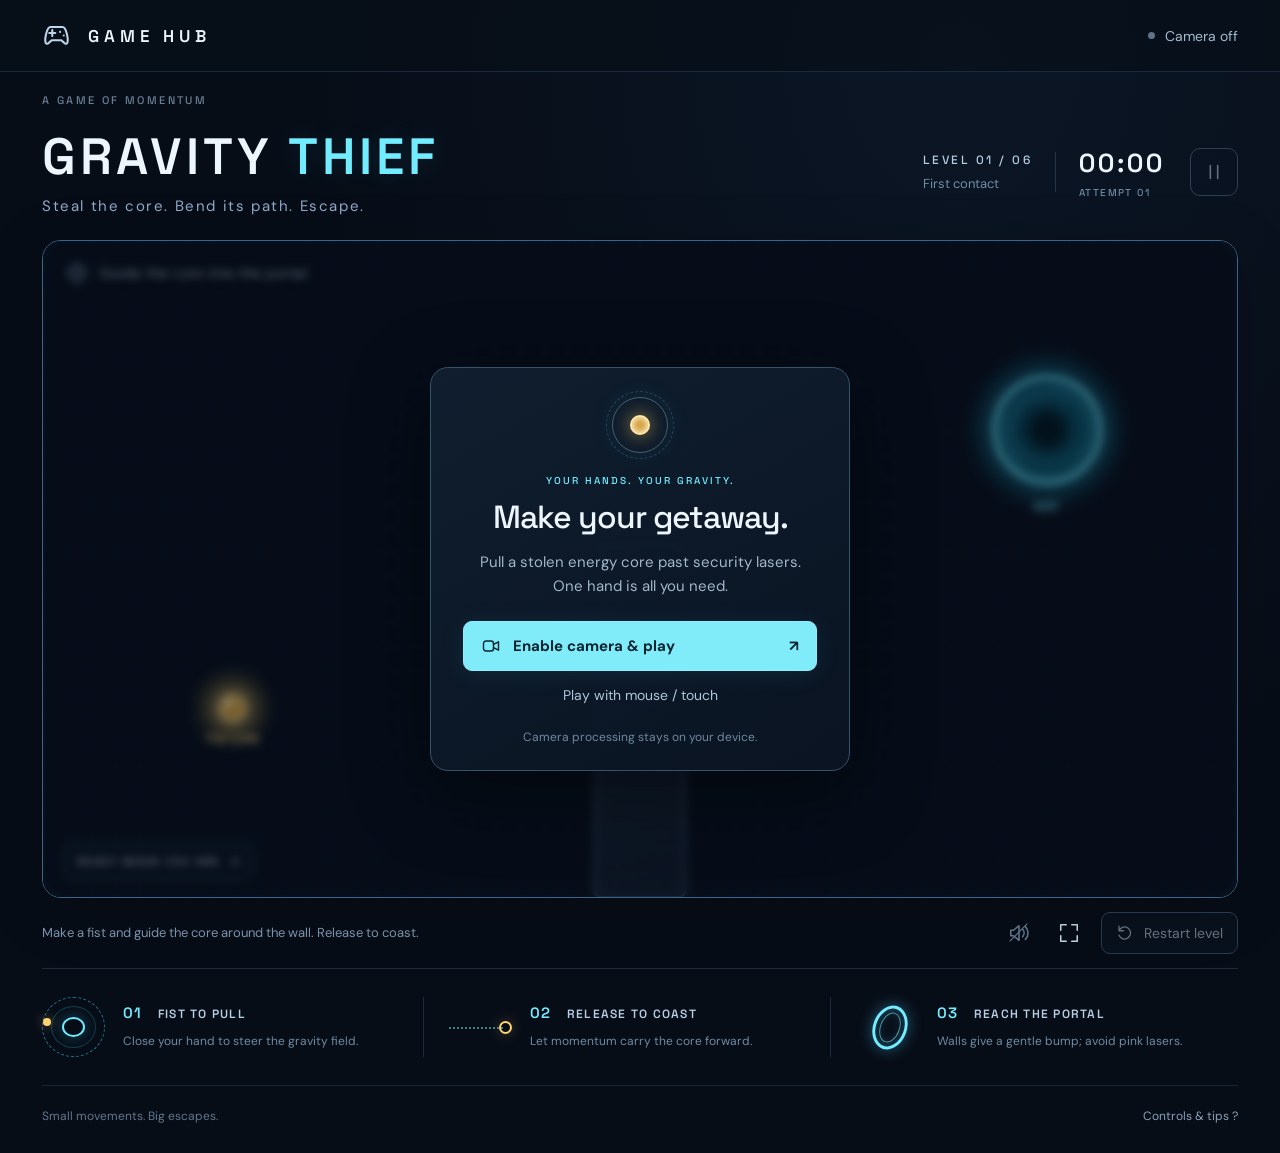
<file: questpass_bridge/gravity-thief/index.html>
<!doctype html>
<html lang="en">
<head>
  <meta charset="utf-8">
  <meta name="viewport" content="width=device-width, initial-scale=1, viewport-fit=cover">
  <meta name="theme-color" content="#070d17">
  <meta name="description" content="Bend gravity with your hands. Guide a stolen energy core past lasers in this camera-controlled browser game.">
  <title>Gravity Thief · Game Hub</title>
  <link rel="icon" href="./favicon.svg" type="image/svg+xml">
  <link rel="stylesheet" href="./style.css">
</head>
<body>
  <svg class="symbols" aria-hidden="true"><defs>
    <symbol id="i-game" viewBox="0 0 24 24"><path d="M7 5h10c3 0 5 10 4 13-1 2-3 0-5-2H8c-2 2-4 4-5 2C2 15 4 5 7 5Z"/><path d="M6 10h5M8.5 7.5v5M15 9h.01M18 12h.01"/></symbol>
    <symbol id="i-pause" viewBox="0 0 24 24"><path d="M8 5v14M16 5v14"/></symbol>
    <symbol id="i-expand" viewBox="0 0 24 24"><path d="M9 3H3v6M15 3h6v6M3 15v6h6M21 15v6h-6"/></symbol>
    <symbol id="i-restart" viewBox="0 0 24 24"><path d="M4 9a8 8 0 1 1 0 6M4 3v6h6"/></symbol>
    <symbol id="i-camera" viewBox="0 0 24 24"><rect x="3" y="6" width="12" height="12" rx="3"/><path d="m15 10 6-3v10l-6-3"/></symbol>
    <symbol id="i-sound" viewBox="0 0 24 24"><path d="m12 4-6 5H3v6h3l6 5ZM16 8a6 6 0 0 1 0 8M19 5a10 10 0 0 1 0 14"/></symbol>
    <symbol id="i-target" viewBox="0 0 24 24"><circle cx="12" cy="12" r="7"/><path d="M12 1v6M12 17v6M1 12h6M17 12h6"/></symbol>
  </defs></svg>
  <header class="topbar"><div class="topbar-inner"><div class="brand"><svg><use href="#i-game"/></svg><span>GAME HUB</span></div><div id="cameraStatus" class="camera-status"><span class="status-dot"></span><span id="cameraStatusText">Camera off</span></div></div></header>
  <main class="shell">
    <div class="back-row"><button id="backButton" class="text-button" hidden>← Back to games</button><span class="edition">A GAME OF MOMENTUM</span></div>
    <section class="game-heading" aria-label="Game status">
      <div><h1>GRAVITY <span>THIEF</span></h1><p>Steal the core. Bend its path. Escape.</p></div>
      <div class="hud"><div class="level-info"><span id="levelNumber">LEVEL 01 / 06</span><strong id="levelName">First contact</strong></div><div class="timer"><span class="sr-only">Elapsed time</span><span id="timer">00:00</span><small id="attempts">ATTEMPT 01</small></div><button id="pauseButton" class="icon-button" aria-label="Pause game" title="Pause (Esc)" disabled><svg><use href="#i-pause"/></svg></button></div>
    </section>
    <section id="stage" class="stage" aria-label="Gravity Thief play area">
      <video id="camera" autoplay muted playsinline aria-hidden="true"></video>
      <canvas id="gameCanvas" tabindex="0" aria-label="Gravity field. Hold mouse or touch to pull. Arrow keys move the field; hold Space to pull. Escape pauses."></canvas>
      <div class="mission"><svg><use href="#i-target"/></svg><span id="missionText">Guide the core into the portal</span></div>
      <div class="stage-corner"><span id="inputBadge">READY WHEN YOU ARE</span><span id="trackingDot" class="status-dot"></span></div>
      <div id="hintPill" class="hint-pill" hidden>Make a fist to pull</div>
      <div id="overlay" class="overlay">
        <div class="dialog-card" role="region" aria-labelledby="overlayTitle">
          <div id="overlayOrb" class="orb-symbol" aria-hidden="true"><span></span></div>
          <p id="overlayKicker" class="eyebrow">YOUR HANDS. YOUR GRAVITY.</p>
          <h2 id="overlayTitle">Make your getaway.</h2>
          <p id="overlayBody">Pull a stolen energy core past security lasers. One hand is all you need.</p>
          <div id="resultStats" class="result-stats" hidden><div><strong id="resultTime">00:00</strong><span>TIME</span></div><div><strong id="resultAttempts">1</strong><span>ATTEMPTS</span></div><div><strong id="resultStars">★★★</strong><span>RATING</span></div></div>
          <button id="primaryButton" class="primary-button"><svg><use href="#i-camera"/></svg><span>Enable camera & play</span><span aria-hidden="true">↗</span></button>
          <button id="secondaryButton" class="secondary-button">Play with mouse / touch</button>
          <p id="privacyNote" class="privacy-note">Camera processing stays on your device.</p>
          <p id="errorText" class="error-message" role="alert" hidden></p>
        </div>
      </div>
      <div id="handNotice" class="hand-notice" hidden>Hand out of view · game paused</div>
    </section>
    <div class="control-bar"><p id="levelHint">Pull gently around the wall. Release to let the core coast.</p><div class="control-actions"><button id="modeButton" class="text-button" hidden>Use mouse / touch</button><button id="soundButton" class="icon-button subtle" aria-label="Turn sound on" aria-pressed="false" title="Sound"><svg><use href="#i-sound"/></svg></button><button id="fullscreenButton" class="icon-button subtle" type="button" aria-label="Enter fullscreen" aria-pressed="false" title="Fullscreen" data-neuroverse-fullscreen data-fullscreen-target="document"><svg><use href="#i-expand"/></svg></button><button id="restartButton" class="restart-button" disabled><svg><use href="#i-restart"/></svg><span>Restart level</span></button></div></div>
    <section class="instructions" aria-label="How to play">
      <div class="instruction"><span class="instruction-visual pull-visual" aria-hidden="true"><i></i><b></b></span><div><h3><span>01</span> FIST TO PULL</h3><p>Close your hand to steer the gravity field.</p></div></div>
      <div class="instruction"><span class="instruction-visual coast-visual" aria-hidden="true"><i></i><b></b></span><div><h3><span>02</span> RELEASE TO COAST</h3><p>Let momentum carry the core forward.</p></div></div>
      <div class="instruction"><span class="instruction-visual portal-visual" aria-hidden="true"><i></i></span><div><h3><span>03</span> REACH THE PORTAL</h3><p>Walls give a gentle bump; avoid pink lasers.</p></div></div>
    </section>
    <footer><span>Small movements. Big escapes.</span><button id="helpButton" class="text-button">Controls & tips <span aria-hidden="true">?</span></button></footer>
  </main>
  <dialog id="helpDialog"><button id="closeHelp" class="dialog-close icon-button" aria-label="Close controls">×</button><p class="eyebrow">A LITTLE FIELD GUIDE</p><h2>Get a feel for gravity.</h2><p><strong>Camera:</strong> keep one hand visible. Close your hand into a fist to pull. Move your fist to steer; open your hand to release.</p><p><strong>Mouse / touch:</strong> hold anywhere in the play area to pull toward that spot. Release to coast.</p><p><strong>Keyboard:</strong> arrow keys move the field. Hold Space to pull. Esc pauses; R restarts.</p><p>To brake, hold the field near the core. To turn, guide it in small steps. Walls and screen edges give a gentle bump so you can recover. A dark, dashed laser is safe to cross. Every level can be retried.</p><p class="help-note">Bright, even light helps tracking. A larger play area or landscape view gives you more room. Camera mode pauses when your hand leaves view.</p><button id="gotItButton" class="primary-button">Got it</button></dialog>
  <div id="announcer" class="sr-only" aria-live="polite"></div>
  <noscript>This game needs JavaScript enabled in your browser.</noscript>
  <script src="./neuroverse-fullscreen.js"></script>
  <script type="module" src="./app.js"></script>
</body>
</html>
</file>
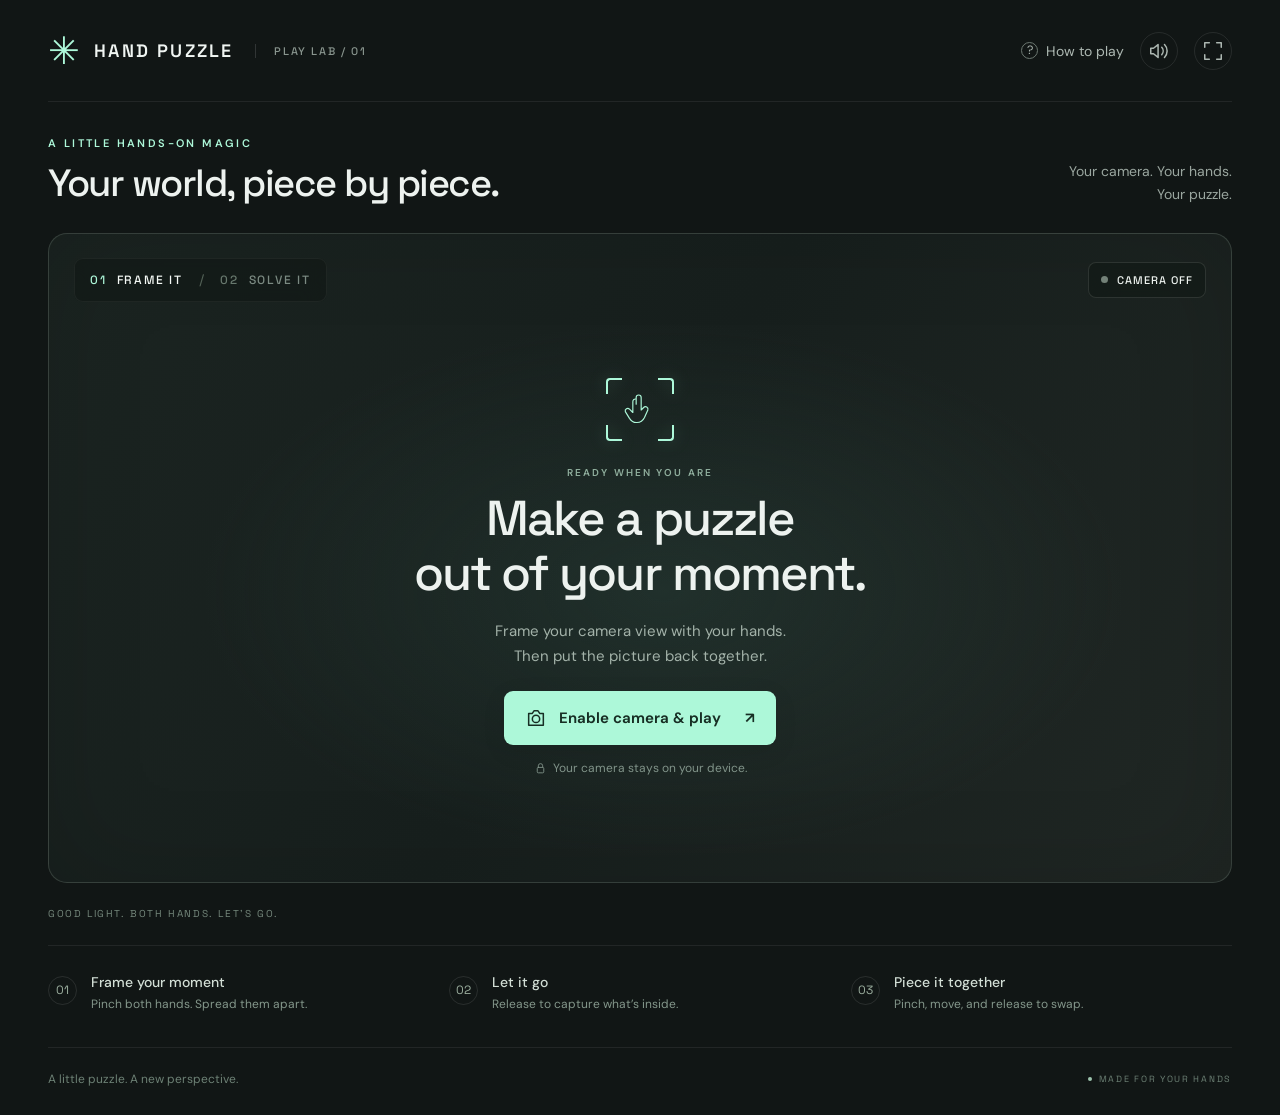
<file: questpass_bridge/hand-puzzle/index.html>
<!doctype html>
<html lang="en">
<head>
  <meta charset="UTF-8">
  <meta name="viewport" content="width=device-width, initial-scale=1, viewport-fit=cover">
  <meta name="theme-color" content="#111817">
  <meta name="description" content="Frame your camera view with your hands, capture a moment, and piece it back together. A camera-powered hand puzzle.">
  <title>Hand Puzzle — Your world, piece by piece</title>
  <link rel="icon" href="./favicon.svg" type="image/svg+xml">
  <link rel="stylesheet" href="./style.css">
</head>
<body>
  <div class="app-shell">
    <header class="topbar">
      <a class="wordmark" href="./" aria-label="Hand Puzzle home"><span class="brand-icon" aria-hidden="true">✳</span> HAND PUZZLE <span class="edition">PLAY LAB / 01</span></a>
      <div class="toolbar">
        <button id="helpButton" class="text-button" aria-haspopup="dialog"><span aria-hidden="true">?</span> How to play</button>
        <button id="soundButton" class="icon-button" aria-label="Turn sound off" aria-pressed="true"><svg viewBox="0 0 24 24" aria-hidden="true"><path d="M11 5 6 9H3v6h3l5 4V5Zm4 3a6 6 0 0 1 0 8m3-11a10 10 0 0 1 0 14"/></svg></button>
        <button id="fullscreenButton" class="icon-button" type="button" aria-label="Enter fullscreen" aria-pressed="false" title="Fullscreen" data-neuroverse-fullscreen data-fullscreen-target="document"><svg viewBox="0 0 24 24" aria-hidden="true"><path d="M8 3H3v5m13-5h5v5M3 16v5h5m13-5v5h-5"/></svg></button>
      </div>
    </header>

    <main>
      <div class="game-heading"><div><p class="eyebrow">A LITTLE HANDS-ON MAGIC</p><h1>Your world, piece by piece.</h1></div><p class="heading-note">Your camera. Your hands.<br>Your puzzle.</p></div>
      <section id="gameStage" class="game-stage" aria-label="Camera puzzle play area">
        <video id="camera" autoplay playsinline muted aria-hidden="true"></video>
        <canvas id="gameCanvas" aria-label="Puzzle canvas. You can also use the keyboard controls below." tabindex="0"></canvas>
        <div class="stage-top">
          <div class="phase-tabs" aria-label="Game steps"><span id="framePhase" class="phase active"><b>01</b> FRAME IT</span><i aria-hidden="true">/</i><span id="solvePhase" class="phase"><b>02</b> SOLVE IT</span></div>
          <span id="cameraBadge" class="live-badge"><i></i><span>CAMERA OFF</span></span>
        </div>
        <div id="welcome" class="welcome">
          <div class="capture-symbol" aria-hidden="true"><i></i><i></i><i></i><i></i><svg viewBox="0 0 48 48"><path d="M17 17V9a3 3 0 0 1 6 0v15l3-3a3 3 0 0 1 5 3l-4 9c-2 4-4 6-9 6h-1c-4 0-6-2-8-5l-5-8a3 3 0 0 1 5-3l4 4V14a3 3 0 0 1 4-3"/></svg></div>
          <p class="eyebrow">READY WHEN YOU ARE</p>
          <h2>Make a puzzle<br>out of your moment.</h2>
          <p>Frame your camera view with your hands.<br>Then put the picture back together.</p>
          <button id="startButton" class="primary-button"><svg viewBox="0 0 24 24" aria-hidden="true"><path d="M4 7h4l2-3h4l2 3h4v13H4V7Z"/><circle cx="12" cy="13" r="4"/></svg><span>Enable camera & play</span><span aria-hidden="true">↗</span></button>
          <p class="privacy-note"><svg viewBox="0 0 24 24" aria-hidden="true"><rect x="6" y="10" width="12" height="10" rx="2"/><path d="M8 10V7a4 4 0 0 1 8 0v3"/></svg>Your camera stays on your device.</p>
          <p id="startError" class="error-message" role="alert" hidden></p>
        </div>
        <div id="targetCard" class="target-card" hidden><div class="target-label">YOUR SNAPSHOT <span>↗</span></div><canvas id="targetCanvas" width="240" height="240" aria-label="Original captured photo to reconstruct"></canvas><p>Put this moment back together.</p></div>
        <div id="scoreboard" class="scoreboard" hidden><span><svg viewBox="0 0 24 24" aria-hidden="true"><rect x="4" y="4" width="16" height="16" rx="3"/><path d="M12 4v16M4 12h16"/></svg><strong id="progressValue">0 / 9</strong></span><span><svg viewBox="0 0 24 24" aria-hidden="true"><circle cx="12" cy="13" r="8"/><path d="M12 9v4l3 2M9 2h6"/></svg><strong id="timeValue">00:00</strong></span></div>
        <div id="statusPill" class="status-pill" hidden><span id="gestureIndicator" class="gesture-indicator" aria-hidden="true">✳</span><span id="statusText" role="status" aria-live="polite">Show both hands to begin</span></div>
        <div id="trackingBadge" class="tracking-badge" hidden><span class="tracking-dot"></span><span id="trackingText">Looking for hands</span></div>
        <div id="winOverlay" class="win-overlay" hidden>
          <div class="win-card"><div class="win-mark" aria-hidden="true">✳</div><p class="eyebrow">ALL THE PIECES, IN PLACE</p><h2>Nicely done.</h2><p>You put your moment back together.</p><div class="win-stats"><div><strong id="finalTime">00:00</strong><span>YOUR TIME</span></div><div><strong id="finalMoves">0</strong><span>MOVES</span></div></div><p id="bestResult" class="best-result"></p><button id="collectStampButton" class="primary-button" hidden>Collect QuestPass Stamp &amp; Return</button><button id="playAgainButton" class="primary-button">Capture another moment <span aria-hidden="true">↗</span></button><button id="finishButton" class="text-button">Finish & turn camera off</button></div>
        </div>
      </section>
      <div class="game-controls"><div class="control-start"><span id="controlLabel">GOOD LIGHT. BOTH HANDS. LET’S GO.</span><span id="movesLabel" hidden>0 moves</span></div><div class="control-buttons"><button id="inputButton" class="text-button" hidden>Use mouse / touch</button><button id="captureButton" class="small-button" hidden>Capture frame</button><button id="resetButton" class="text-button" hidden>↻ New snapshot</button><button id="stopButton" class="text-button" hidden>Camera off</button></div></div>
      <div id="keyboardControls" class="keyboard-controls" hidden><span>Frame size</span><input id="sizeControl" aria-label="Frame size" type="range" min="0.18" max="0.68" step="0.01" value="0.48"><span>Drag to position, or use arrow keys.</span></div>
      <div id="accessibleBoard" class="accessible-board" aria-label="Puzzle tiles: select one tile, then another to swap" hidden></div>
      <div class="how-strip"><div><span class="step-number">01</span><p><strong>Frame your moment</strong><span>Pinch both hands. Spread them apart.</span></p></div><div><span class="step-number">02</span><p><strong>Let it go</strong><span>Release to capture what’s inside.</span></p></div><div><span class="step-number">03</span><p><strong>Piece it together</strong><span>Pinch, move, and release to swap.</span></p></div></div>
    </main>
    <footer><span>A little puzzle. A new perspective.</span><span><span class="footer-dot"></span> MADE FOR YOUR HANDS</span></footer>
  </div>
  <dialog id="helpDialog" aria-labelledby="helpTitle"><button id="closeHelp" class="icon-button dialog-close" aria-label="Close instructions">×</button><p class="eyebrow">HERE’S THE HANDY PART</p><h2 id="helpTitle">Your hands are the controls.</h2><ol><li><strong>Make two pinches.</strong> Touch your thumb and index finger on each hand. Keep both hands in the camera view.</li><li><strong>Frame a moment.</strong> Move your pinches apart diagonally. The glowing square shows the exact area that will become your puzzle.</li><li><strong>Release to capture.</strong> Open either pinch. Your camera photo freezes inside the square and shuffles into nine pieces.</li><li><strong>Put it back together.</strong> Pinch over a tile, carry it over another, and release to swap. Correct pieces glow and stay in place.</li></ol><p>Keep the room bright and your hands about an arm’s length from the camera. You can also choose mouse / touch controls.</p><button id="gotItButton" class="primary-button">Got it. Let’s play.</button></dialog>
  <script src="./neuroverse-fullscreen.js"></script>
  <script type="module" src="./app.js"></script>
</body>
</html>
</file>
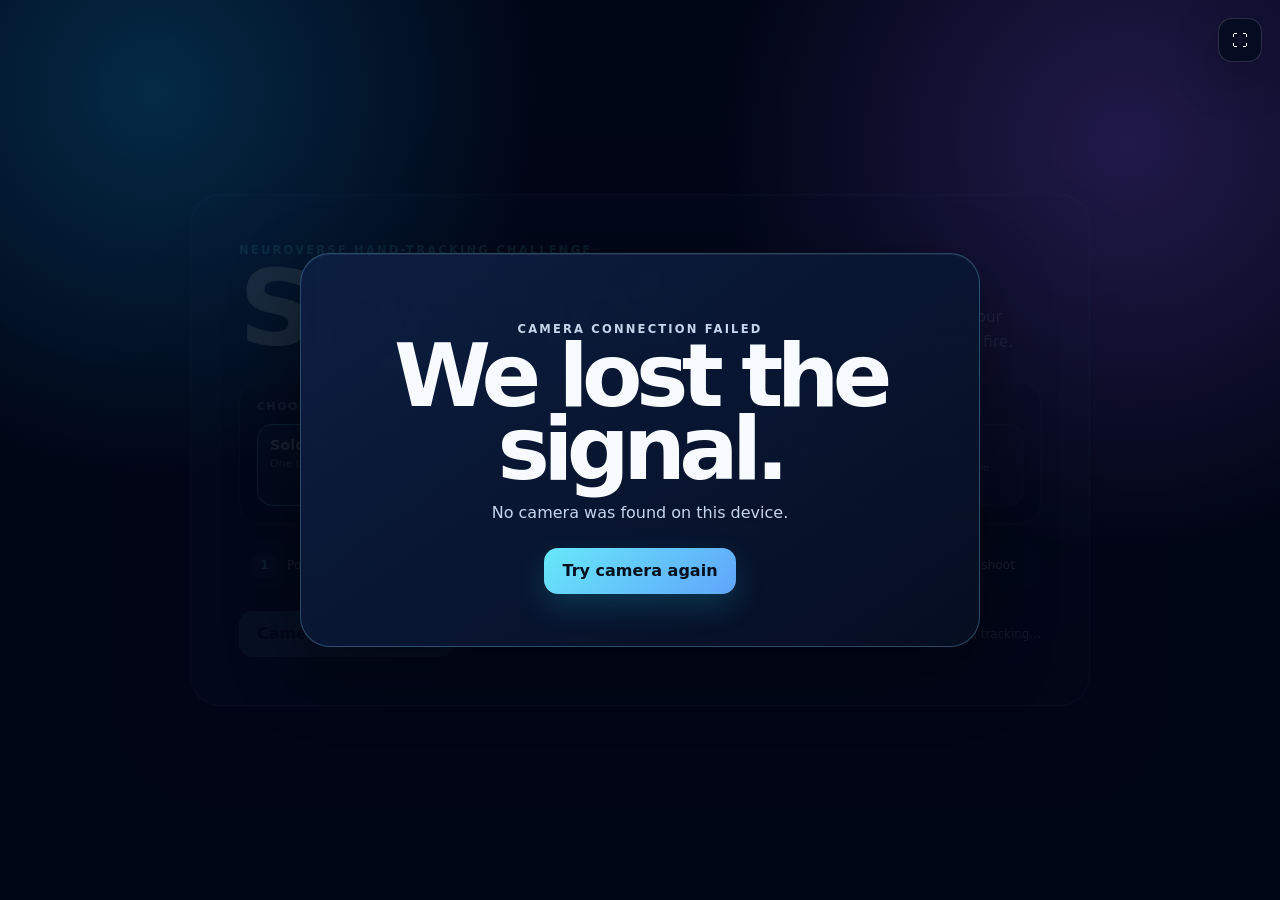
<file: static/skyshot/index.html>
<!DOCTYPE html>
<html lang="en">
<head>
  <meta charset="UTF-8" />
  <meta name="viewport" content="width=device-width, initial-scale=1, viewport-fit=cover" />
  <meta name="theme-color" content="#030712" />
  <title>SkyShot · NeuroVerse</title>
  <style>
    :root {
      color-scheme: dark;
      --ink: #f7fbff;
      --muted: #aabbd4;
      --cyan: #67e8f9;
      --blue: #3b82f6;
      --violet: #a78bfa;
      --lime: #c8ff62;
      --rose: #fb7185;
      --panel: rgba(6, 16, 38, 0.82);
      --line: rgba(148, 163, 184, 0.24);
      --shadow: 0 24px 70px rgba(0, 0, 0, 0.42);
    }

    * { box-sizing: border-box; }

    html,
    body {
      width: 100%;
      height: 100%;
      margin: 0;
      overflow: hidden;
      background: #030712;
      color: var(--ink);
      font-family: Inter, ui-sans-serif, system-ui, -apple-system, BlinkMacSystemFont, "Segoe UI", sans-serif;
    }

    button { font: inherit; }

    #app {
      position: relative;
      width: 100%;
      height: 100%;
      min-height: 560px;
      isolation: isolate;
      background:
        radial-gradient(circle at 10% 8%, rgba(14, 165, 233, 0.22), transparent 28%),
        radial-gradient(circle at 88% 12%, rgba(139, 92, 246, 0.22), transparent 30%),
        #030712;
    }

    #camera,
    #gameCanvas {
      position: absolute;
      inset: 0;
      display: block;
      width: 100%;
      height: 100%;
    }

    #camera {
      z-index: 0;
      object-fit: cover;
      transform: scaleX(-1);
      filter: saturate(0.82) contrast(1.08) brightness(0.72);
    }

    #gameCanvas {
      z-index: 2;
      pointer-events: none;
    }

    .camera-wash {
      position: absolute;
      inset: 0;
      z-index: 1;
      pointer-events: none;
      background:
        linear-gradient(180deg, rgba(2, 6, 23, 0.55), transparent 25%, transparent 70%, rgba(2, 6, 23, 0.68)),
        radial-gradient(circle at center, transparent 25%, rgba(2, 6, 23, 0.28) 100%);
    }

    .camera-wash::after {
      position: absolute;
      inset: 0;
      content: "";
      opacity: 0.16;
      background-image:
        linear-gradient(rgba(103, 232, 249, 0.08) 1px, transparent 1px),
        linear-gradient(90deg, rgba(103, 232, 249, 0.08) 1px, transparent 1px);
      background-size: 44px 44px;
      mask-image: radial-gradient(circle at center, black, transparent 78%);
    }

    .hud {
      position: absolute;
      inset: 0;
      z-index: 3;
      display: none;
      pointer-events: none;
    }

    .hud.visible { display: block; }

    .topbar {
      position: absolute;
      top: 18px;
      right: 18px;
      left: 18px;
      display: grid;
      grid-template-columns: 1fr auto 1fr;
      align-items: start;
      gap: 18px;
    }

    .brand-lockup,
    .timer-card,
    .sound-button,
    .fullscreen-button,
    .player-card,
    .tracking-pill {
      border: 1px solid var(--line);
      background: rgba(3, 10, 28, 0.76);
      box-shadow: 0 16px 45px rgba(0, 0, 0, 0.28);
      backdrop-filter: blur(16px);
    }

    .brand-lockup {
      width: max-content;
      padding: 10px 14px;
      border-radius: 16px;
    }

    .brand-lockup span {
      display: block;
      color: var(--cyan);
      font-size: 0.62rem;
      font-weight: 850;
      letter-spacing: 0.18em;
      text-transform: uppercase;
    }

    .brand-lockup strong {
      display: block;
      margin-top: 2px;
      font-size: clamp(1.05rem, 2.2vw, 1.5rem);
      letter-spacing: -0.03em;
    }

    .timer-card {
      min-width: 170px;
      overflow: hidden;
      border-radius: 18px;
      text-align: center;
    }

    .timer-copy {
      display: flex;
      align-items: baseline;
      justify-content: center;
      gap: 8px;
      padding: 9px 16px 7px;
    }

    #timerValue {
      color: var(--ink);
      font-size: clamp(1.55rem, 3.4vw, 2.35rem);
      font-weight: 900;
      font-variant-numeric: tabular-nums;
      letter-spacing: -0.055em;
      line-height: 1;
    }

    .timer-copy span:last-child {
      color: var(--muted);
      font-size: 0.69rem;
      font-weight: 800;
      letter-spacing: 0.12em;
      text-transform: uppercase;
    }

    .timer-track { height: 4px; background: rgba(148, 163, 184, 0.16); }
    #timerFill {
      width: 100%;
      height: 100%;
      transform-origin: left;
      background: linear-gradient(90deg, var(--cyan), var(--blue), var(--violet));
      box-shadow: 0 0 14px rgba(103, 232, 249, 0.65);
    }

    .topbar-actions {
      justify-self: end;
      display: flex;
      gap: 8px;
      pointer-events: auto;
    }

    .sound-button,
    .fullscreen-button {
      width: 44px;
      height: 44px;
      border-radius: 14px;
      color: var(--ink);
      cursor: pointer;
      pointer-events: auto;
    }

    .sound-button:hover,
    .sound-button:focus-visible,
    .fullscreen-button:hover,
    .fullscreen-button:focus-visible {
      border-color: rgba(103, 232, 249, 0.65);
      outline: none;
    }

    .fullscreen-button[aria-pressed="true"] {
      border-color: rgba(103, 232, 249, 0.75);
      color: var(--cyan);
    }

    .setup-fullscreen-button {
      position: absolute;
      top: max(18px, env(safe-area-inset-top));
      right: max(18px, env(safe-area-inset-right));
      z-index: 20;
      background: rgba(3, 10, 28, 0.76);
      box-shadow: 0 16px 45px rgba(0, 0, 0, 0.28);
      backdrop-filter: blur(16px);
    }

    .hud.visible + .setup-fullscreen-button { display: none; }

    .player-card {
      position: absolute;
      top: 50%;
      width: 152px;
      padding: 14px;
      border-radius: 19px;
      transform: translateY(-50%);
    }

    .player-card.one { left: 18px; border-color: rgba(103, 232, 249, 0.42); }
    .player-card.two { right: 18px; border-color: rgba(167, 139, 250, 0.48); }
    .player-card.hidden { display: none; }

    .player-label {
      color: var(--muted);
      font-size: 0.67rem;
      font-weight: 850;
      letter-spacing: 0.14em;
      text-transform: uppercase;
    }

    .player-score {
      margin-top: 2px;
      font-size: 2.25rem;
      font-weight: 900;
      font-variant-numeric: tabular-nums;
      letter-spacing: -0.07em;
      line-height: 1;
    }

    .player-card.one .player-score { color: var(--cyan); }
    .player-card.two .player-score { color: var(--violet); }

    .player-meta {
      display: flex;
      justify-content: space-between;
      margin-top: 8px;
      color: #c7d7ee;
      font-size: 0.72rem;
    }

    .tracking-pill {
      position: absolute;
      bottom: 18px;
      left: 50%;
      display: flex;
      align-items: center;
      gap: 9px;
      max-width: calc(100vw - 36px);
      padding: 9px 14px;
      border-radius: 999px;
      transform: translateX(-50%);
      color: #d9e6f6;
      font-size: 0.78rem;
      font-weight: 700;
      text-align: center;
    }

    .tracking-dot {
      width: 8px;
      height: 8px;
      flex: 0 0 auto;
      border-radius: 50%;
      background: var(--rose);
      box-shadow: 0 0 14px currentColor;
    }

    .tracking-pill.ready .tracking-dot { background: var(--lime); }
    .tracking-pill.armed .tracking-dot { background: var(--cyan); }

    .overlay {
      position: absolute;
      inset: 0;
      z-index: 10;
      display: grid;
      overflow: auto;
      padding: clamp(22px, 4vw, 52px);
      background:
        radial-gradient(circle at 12% 10%, rgba(14, 165, 233, 0.21), transparent 28%),
        radial-gradient(circle at 88% 16%, rgba(139, 92, 246, 0.21), transparent 30%),
        rgba(2, 6, 23, 0.90);
      place-items: center;
      transition: opacity 220ms ease, visibility 220ms ease;
    }

    .overlay.hidden {
      visibility: hidden;
      opacity: 0;
      pointer-events: none;
    }

    .setup-card,
    .result-card,
    .error-card {
      width: min(900px, 100%);
      border: 1px solid rgba(125, 211, 252, 0.28);
      border-radius: 30px;
      background:
        linear-gradient(145deg, rgba(12, 31, 66, 0.96), rgba(6, 14, 34, 0.96));
      box-shadow: var(--shadow), inset 0 1px rgba(255, 255, 255, 0.06);
    }

    .setup-card { padding: clamp(25px, 5vw, 48px); }

    .setup-head {
      display: grid;
      grid-template-columns: minmax(0, 1fr) auto;
      gap: 30px;
      align-items: end;
      margin-bottom: 28px;
    }

    .kicker {
      margin: 0 0 8px;
      color: var(--cyan);
      font-size: 0.72rem;
      font-weight: 900;
      letter-spacing: 0.19em;
      text-transform: uppercase;
    }

    .setup-head h1,
    .result-card h2,
    .error-card h2 {
      margin: 0;
      color: var(--ink);
      font-size: clamp(3rem, 9vw, 6.6rem);
      letter-spacing: -0.075em;
      line-height: 0.84;
    }

    .setup-head h1 span { color: var(--cyan); }

    .setup-intro {
      max-width: 340px;
      margin: 0;
      color: #c5d5eb;
      font-size: 0.96rem;
      line-height: 1.58;
    }

    .setup-grid {
      display: grid;
      grid-template-columns: 1fr 1fr;
      gap: 18px;
    }

    .choice-block {
      padding: 17px;
      border: 1px solid var(--line);
      border-radius: 20px;
      background: rgba(2, 6, 23, 0.38);
    }

    .choice-label {
      margin: 0 0 11px;
      color: var(--muted);
      font-size: 0.68rem;
      font-weight: 850;
      letter-spacing: 0.14em;
      text-transform: uppercase;
    }

    .choice-row { display: grid; grid-template-columns: repeat(3, 1fr); gap: 9px; }
    .choice-row.two { grid-template-columns: repeat(2, 1fr); }

    .choice {
      min-height: 82px;
      padding: 12px;
      border: 1px solid rgba(148, 163, 184, 0.24);
      border-radius: 15px;
      background: rgba(15, 30, 61, 0.66);
      color: var(--ink);
      cursor: pointer;
      text-align: left;
      transition: transform 150ms ease, border-color 150ms ease, background 150ms ease;
    }

    .choice:hover,
    .choice:focus-visible {
      border-color: rgba(103, 232, 249, 0.62);
      outline: none;
      transform: translateY(-2px);
    }

    .choice.active {
      border-color: var(--cyan);
      background: linear-gradient(145deg, rgba(14, 116, 144, 0.34), rgba(30, 41, 89, 0.78));
      box-shadow: inset 0 0 0 1px rgba(103, 232, 249, 0.14), 0 9px 24px rgba(6, 182, 212, 0.10);
    }

    .choice strong,
    .choice small { display: block; }
    .choice strong { font-size: 0.9rem; }
    .choice small { margin-top: 4px; color: var(--muted); font-size: 0.68rem; line-height: 1.3; }

    .control-strip {
      display: grid;
      grid-template-columns: repeat(3, 1fr);
      gap: 9px;
      margin-top: 18px;
    }

    .control-step {
      display: flex;
      align-items: center;
      gap: 10px;
      padding: 11px 13px;
      border-radius: 14px;
      background: rgba(15, 30, 61, 0.55);
      color: #d6e3f3;
      font-size: 0.76rem;
      line-height: 1.35;
    }

    .control-step span {
      display: grid;
      width: 25px;
      height: 25px;
      flex: 0 0 auto;
      border-radius: 8px;
      background: rgba(103, 232, 249, 0.12);
      color: var(--cyan);
      font-weight: 900;
      place-items: center;
    }

    .setup-actions,
    .result-actions {
      display: flex;
      flex-wrap: wrap;
      gap: 10px;
      align-items: center;
      margin-top: 22px;
    }

    .primary,
    .secondary {
      min-height: 46px;
      padding: 0 18px;
      border-radius: 14px;
      cursor: pointer;
      font-weight: 850;
    }

    .primary {
      border: 0;
      background: linear-gradient(135deg, var(--cyan), #60a5fa);
      box-shadow: 0 12px 30px rgba(34, 211, 238, 0.18);
      color: #04101f;
    }

    .primary:hover:not(:disabled),
    .primary:focus-visible:not(:disabled) { transform: translateY(-2px); }
    .primary:disabled { cursor: wait; opacity: 0.46; }

    .secondary {
      border: 1px solid var(--line);
      background: rgba(15, 30, 61, 0.62);
      color: var(--ink);
    }

    .secondary:hover,
    .secondary:focus-visible { border-color: rgba(103, 232, 249, 0.62); outline: none; }

    #cameraStatus {
      margin: 0 0 0 auto;
      color: var(--muted);
      font-size: 0.74rem;
    }

    #cameraStatus.ready { color: var(--lime); }

    .countdown {
      position: absolute;
      inset: 0;
      z-index: 8;
      display: none;
      place-items: center;
      pointer-events: none;
      background: rgba(2, 6, 23, 0.24);
    }

    .countdown.visible { display: grid; }

    #countdownValue {
      color: var(--ink);
      font-size: clamp(7rem, 24vw, 17rem);
      font-weight: 950;
      letter-spacing: -0.09em;
      line-height: 1;
      text-shadow: 0 0 70px rgba(103, 232, 249, 0.52);
    }

    .result-card,
    .error-card {
      max-width: 680px;
      padding: clamp(28px, 6vw, 52px);
      text-align: center;
    }

    .result-card h2,
    .error-card h2 { font-size: clamp(2.8rem, 8vw, 5.5rem); }

    .result-subtitle,
    .error-card p {
      margin: 14px auto 0;
      color: #c5d5eb;
      line-height: 1.6;
    }

    .result-stats {
      display: grid;
      grid-template-columns: repeat(3, 1fr);
      gap: 10px;
      margin-top: 24px;
    }

    .stat {
      padding: 15px 10px;
      border: 1px solid var(--line);
      border-radius: 16px;
      background: rgba(2, 6, 23, 0.48);
    }

    .stat strong,
    .stat span { display: block; }
    .stat strong { color: var(--cyan); font-size: 1.75rem; font-variant-numeric: tabular-nums; }
    .stat span { margin-top: 3px; color: var(--muted); font-size: 0.68rem; font-weight: 800; letter-spacing: 0.1em; text-transform: uppercase; }
    .result-actions { justify-content: center; }

    .pause-card {
      position: absolute;
      inset: 0;
      z-index: 12;
      display: none;
      background: rgba(2, 6, 23, 0.76);
      color: var(--ink);
      font-size: clamp(1.5rem, 5vw, 3rem);
      font-weight: 900;
      place-items: center;
      text-align: center;
    }

    .pause-card.visible { display: grid; }

    @media (max-width: 760px) {
      #app { min-height: 500px; }
      .setup-head { grid-template-columns: 1fr; gap: 14px; }
      .setup-grid { grid-template-columns: 1fr; }
      .control-strip { grid-template-columns: 1fr; }
      .topbar { grid-template-columns: 1fr auto; }
      .timer-card { grid-column: 1 / -1; grid-row: 2; justify-self: center; min-width: 140px; }
      .topbar-actions { grid-column: 2; grid-row: 1; }
      .player-card { top: auto; bottom: 62px; width: 126px; transform: none; }
      .player-score { font-size: 1.75rem; }
      .tracking-pill { bottom: 12px; }
    }

    @media (prefers-reduced-motion: reduce) {
      *, *::before, *::after { scroll-behavior: auto !important; transition-duration: 0.01ms !important; }
    }

    html.nv-fullscreen-active #app {
      width: var(--nv-viewport-width, 100vw);
      height: var(--nv-viewport-height, 100dvh);
      min-height: 0;
    }
  </style>
</head>
<body>
  <main id="app">
    <video id="camera" autoplay muted playsinline aria-hidden="true"></video>
    <div class="camera-wash" aria-hidden="true"></div>
    <canvas id="gameCanvas" aria-label="SkyShot game area"></canvas>

    <section id="hud" class="hud" aria-live="polite">
      <div class="topbar">
        <div class="brand-lockup"><span>NeuroVerse arcade</span><strong>SkyShot</strong></div>
        <div class="timer-card">
          <div class="timer-copy"><strong id="timerValue">30.0</strong><span>seconds</span></div>
          <div class="timer-track"><div id="timerFill"></div></div>
        </div>
        <div class="topbar-actions">
          <button id="soundButton" class="sound-button" type="button" aria-label="Mute sound" aria-pressed="false">♪</button>
          <button id="fullscreenButton" class="fullscreen-button" type="button" aria-label="Enter fullscreen" aria-pressed="false" title="Fullscreen" data-neuroverse-fullscreen data-fullscreen-target="document">⛶</button>
        </div>
      </div>

      <div id="playerOneCard" class="player-card one">
        <div id="playerOneLabel" class="player-label">Player 1</div>
        <div id="playerOneScore" class="player-score">0</div>
        <div class="player-meta"><span id="playerOneStreak">x0 streak</span><span id="playerOneAccuracy">0%</span></div>
      </div>

      <div id="playerTwoCard" class="player-card two hidden">
        <div class="player-label">Player 2</div>
        <div id="playerTwoScore" class="player-score">0</div>
        <div class="player-meta"><span id="playerTwoStreak">x0 streak</span><span id="playerTwoAccuracy">0%</span></div>
      </div>

      <div id="trackingPill" class="tracking-pill">
        <span class="tracking-dot"></span>
        <span id="trackingText">Show a finger-gun pose to aim</span>
      </div>
    </section>

    <button id="setupFullscreenButton" class="fullscreen-button setup-fullscreen-button" type="button" aria-label="Enter fullscreen" aria-pressed="false" title="Fullscreen" data-neuroverse-fullscreen data-fullscreen-target="document">⛶</button>

    <section id="setupOverlay" class="overlay">
      <div class="setup-card">
        <div class="setup-head">
          <div>
            <p class="kicker">NeuroVerse hand-tracking challenge</p>
            <h1>Sky<span>Shot</span></h1>
          </div>
          <p class="setup-intro">Point with your index finger. Raise your thumb to load, then lower it once to fire.</p>
        </div>

        <div class="setup-grid">
          <div class="choice-block">
            <p class="choice-label">Choose your mission</p>
            <div class="choice active solo-mission" aria-label="Solo blast">
              <strong>Solo blast</strong><small>One player · 30 seconds · beat your best score</small>
            </div>
          </div>

          <div class="choice-block">
            <p class="choice-label">Choose difficulty</p>
            <div class="choice-row" role="group" aria-label="Difficulty">
              <button class="choice difficulty-choice" type="button" data-difficulty="easy" aria-pressed="false">
                <strong>Easy</strong><small>Slower birds</small>
              </button>
              <button class="choice difficulty-choice active" type="button" data-difficulty="medium" aria-pressed="true">
                <strong>Medium</strong><small>Balanced flight</small>
              </button>
              <button class="choice difficulty-choice" type="button" data-difficulty="hard" aria-pressed="false">
                <strong>Hard</strong><small>Fast + more decoys</small>
              </button>
            </div>
          </div>
        </div>

        <div class="control-strip" aria-label="How to play">
          <div class="control-step"><span>1</span>Point your index finger</div>
          <div class="control-step"><span>2</span>Keep your other fingers folded</div>
          <div class="control-step"><span>3</span>Thumb up, then down to shoot</div>
        </div>

        <div class="setup-actions">
          <button id="startButton" class="primary" type="button" disabled>Preparing camera…</button>
          <p id="cameraStatus">Camera permission is required for this game.</p>
        </div>
      </div>
    </section>

    <section id="countdown" class="countdown" aria-live="assertive">
      <div id="countdownValue">3</div>
    </section>

    <section id="resultOverlay" class="overlay hidden" aria-live="polite">
      <div class="result-card">
        <p class="kicker">Round complete</p>
        <h2 id="resultTitle">Mission complete</h2>
        <p id="resultSubtitle" class="result-subtitle"></p>
        <div id="resultStats" class="result-stats"></div>
        <div class="result-actions">
          <button id="playAgainButton" class="secondary" type="button">Play again</button>
          <button id="setupButton" class="secondary" type="button">Change setup</button>
          <button id="collectButton" class="primary" type="button">Collect QuestPass stamp</button>
        </div>
      </div>
    </section>

    <section id="errorOverlay" class="overlay hidden" role="alert">
      <div class="error-card">
        <p class="kicker">Camera connection failed</p>
        <h2>We lost the signal.</h2>
        <p id="errorText">Allow camera access, check that another application is not using it, then try again.</p>
        <div class="result-actions"><button id="retryButton" class="primary" type="button">Try camera again</button></div>
      </div>
    </section>

    <div id="pauseCard" class="pause-card">Game paused<br><small>Return to this tab to continue</small></div>
  </main>

  <script src="../neuroverse-fullscreen.js"></script>
  <script src="./mediapipe-hands/hands.js"></script>
  <script type="module" src="./game.js"></script>
</body>
</html>
</file>
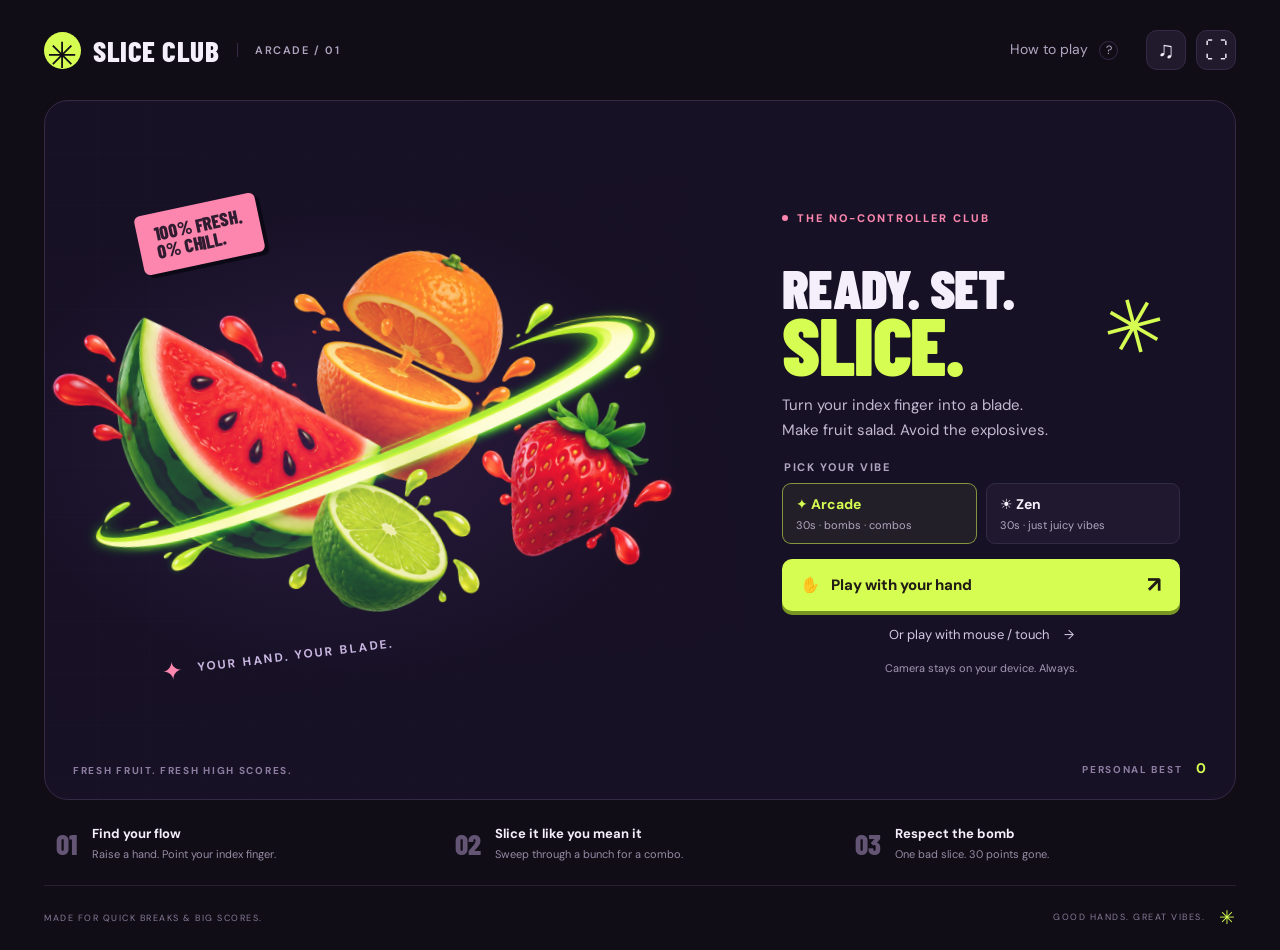
<file: static/slice-club/index.html>
<!doctype html>
<html lang="en">
  <head>
    <meta charset="utf-8" />
    <meta name="viewport" content="width=device-width, initial-scale=1, viewport-fit=cover" />
    <meta name="theme-color" content="#171126" />
    <meta
      name="description"
      content="Your hand. Your blade. Slice flying fruit, dodge bombs, and chase your best score in Slice Club, a camera-powered arcade game."
    />
    <title>Slice Club — Your hand. Your blade.</title>
    <link
      rel="icon"
      href="data:image/svg+xml,%3Csvg xmlns='http://www.w3.org/2000/svg' viewBox='0 0 64 64'%3E%3Crect width='64' height='64' rx='16' fill='%23d6fd51'/%3E%3Ctext x='32' y='47' text-anchor='middle' font-size='44'%3E✳%3C/text%3E%3C/svg%3E"
    />
    <link rel="stylesheet" href="styles.css" />
  </head>
  <body>
    <main class="app">
      <header class="topbar">
        <a href="./" class="brand" aria-label="Slice Club home"
          ><span class="brand-mark">✳</span> SLICE CLUB<span class="edition"
            >ARCADE / 01</span
          ></a
        >
        <div class="toolbar">
          <button id="help-button" class="quiet-button">
            How to play <span>?</span>
          </button>
          <button
            id="sound-button"
            class="icon-button"
            aria-label="Mute sound"
            aria-pressed="false"
            title="Sound (M)"
          >
            ♫
          </button>
          <button
            id="fullscreen-button"
            class="icon-button"
            type="button"
            aria-label="Enter fullscreen"
            aria-pressed="false"
            title="Fullscreen"
            data-neuroverse-fullscreen
            data-fullscreen-target="#arena"
          >
            ⛶
          </button>
        </div>
      </header>

      <section id="arena" class="arena" aria-label="Fruit slicing game">
        <div class="arena-grid" aria-hidden="true"></div>
        <canvas
          id="game"
          aria-label="Slice the flying fruit with your index finger, or drag with your mouse or touch."
          tabindex="0"
        ></canvas>
        <div id="hud" class="hud" hidden>
          <div class="score-block">
            <span class="eyebrow">YOUR SCORE</span
            ><strong id="score">000</strong
            ><span id="combo" class="combo">LET’S MAKE A MESS</span>
          </div>
          <div class="round-clock">
            <span id="mode-label">ARCADE</span><strong id="timer">30</strong
            ><span>SECONDS</span>
          </div>
          <div class="hud-right">
            <span class="best-score">BEST <b id="best">0</b></span
            ><button
              id="pause-button"
              class="icon-button"
              aria-label="Pause game"
              title="Pause (Space)"
            >
              Ⅱ
            </button>
          </div>
        </div>
        <div id="welcome" class="welcome">
          <div class="art-side">
            <div class="art-halo"></div>
            <img
              class="fruit-art"
              src="assets/fruit-party.png"
              alt="Colorful fruit bursting through a bright slice"
              width="1536"
              height="1024"
            /><span class="art-sticker">100% FRESH.<br />0% CHILL.</span>
            <div class="art-caption">
              <span class="tiny-star">✦</span> YOUR HAND. YOUR BLADE.
            </div>
          </div>
          <div class="start-side">
            <span class="kicker"><span></span> THE NO-CONTROLLER CLUB</span>
            <h1>
              <span class="ready-line">READY. SET.</span><br /><em>SLICE.</em
              ><span class="title-star" aria-hidden="true">✳</span>
            </h1>
            <p class="intro">
              Turn your index finger into a blade.<br />Make fruit salad. Avoid
              the explosives.
            </p>
            <fieldset class="mode-picker">
              <legend>Pick your vibe</legend>
              <label
                ><input type="radio" name="mode" value="arcade" checked /><span
                  ><b>✦ Arcade</b><small>30s · bombs · combos</small></span
                ></label
              ><label
                ><input type="radio" name="mode" value="zen" /><span
                  ><b>☀ Zen</b><small>30s · just juicy vibes</small></span
                ></label
              >
            </fieldset>
            <button id="camera-start" class="primary-button">
              <span>✋</span> Play with your hand
              <span class="button-arrow">↗</span>
            </button>
            <button id="pointer-start" class="secondary-button">
              Or play with mouse / touch <span>→</span>
            </button>
            <p class="privacy">Camera stays on your device. Always.</p>
            <p
              id="setup-status"
              class="setup-status"
              role="status"
              aria-live="polite"
            ></p>
          </div>
          <div class="arena-tag">FRESH FRUIT. FRESH HIGH SCORES.</div>
          <div class="welcome-best">
            PERSONAL BEST <b id="welcome-best">0</b>
          </div>
        </div>
        <div id="game-footer" class="game-footer" hidden>
          <span id="input-status">DRAG TO SLICE</span
          ><span id="rule-hint">FRUIT +10 &nbsp; / &nbsp; BOMBS −30</span>
        </div>
        <div id="camera-preview" class="camera-preview" hidden>
          <video id="camera-video" autoplay muted playsinline></video
          ><canvas id="camera-skeleton"></canvas><span>YOUR BLADE CAM</span>
        </div>
        <div id="countdown" class="countdown" hidden>
          <strong id="countdown-number">3</strong
          ><span id="countdown-hint">Make some fruit salad.</span>
        </div>
        <div id="hand-notice" class="hand-notice" hidden>
          ✋ Bring your hand back into view
        </div>
        <div id="pause-panel" class="overlay" hidden>
          <div class="modal-card">
            <span class="kicker">TAKE A BREATHER</span>
            <h2 id="pause-title">ON ICE.</h2>
            <p id="pause-copy">Your fruit can wait.</p>
            <button id="resume-button" class="primary-button">
              Keep slicing <span>→</span></button
            ><button id="pause-home" class="secondary-button">
              Back to the club
            </button>
          </div>
        </div>
        <div id="results" class="overlay" hidden>
          <div class="modal-card result-card">
            <span id="result-kicker" class="kicker">ROUND COMPLETE</span>
            <h2 id="result-title">FRESH WORK.</h2>
            <div id="result-score" class="result-score">0</div>
            <span class="eyebrow">POINTS OF PURE JUICE</span>
            <div class="result-stats">
              <div>
                <strong id="result-fruit">0</strong><span>fruit sliced</span>
              </div>
              <div>
                <strong id="result-combo">0</strong><span>best combo</span>
              </div>
              <div>
                <strong id="result-bombs">0</strong><span>bombs hit</span>
              </div>
            </div>
            <button id="play-again" class="primary-button">
              One more round <span>↗</span></button
            ><button id="collect-stamp" class="secondary-button">
              Collect QuestPass stamp &amp; return
            ><button id="result-home" class="secondary-button">
              Back to the club
            </button>
          </div>
        </div>
      </section>

      <footer class="bottom-bar">
        <div>
          <span class="step">01</span
          ><span
            ><b>Find your flow</b
            ><small>Raise a hand. Point your index finger.</small></span
          >
        </div>
        <div>
          <span class="step">02</span
          ><span
            ><b>Slice it like you mean it</b
            ><small>Sweep through a bunch for a combo.</small></span
          >
        </div>
        <div>
          <span class="step">03</span
          ><span
            ><b>Respect the bomb</b
            ><small>One bad slice. 30 points gone.</small></span
          >
        </div>
      </footer>
      <div class="site-note">
        <span>MADE FOR QUICK BREAKS & BIG SCORES.</span
        ><span>GOOD HANDS. GREAT VIBES. <span class="lime">✳</span></span>
      </div>
    </main>
    <dialog id="help-dialog">
      <div class="help-head">
        <span class="kicker">THE HOUSE RULES</span
        ><button
          id="close-help"
          class="icon-button"
          aria-label="Close instructions"
        >
          ×
        </button>
      </div>
      <h2>A LITTLE HANDY<br />WORK.</h2>
      <p>
        <b>Hand mode:</b> allow the camera, step back a little, and hold one
        hand up in good light. The glowing circle on your index finger is your
        blade. Sweep it through the fruit.
      </p>
      <p>
        <b>Mouse or touch:</b> hold and drag across the play area. Lift to move
        safely around bombs.
      </p>
      <p>
        <b>Arcade:</b> 30 seconds. Each fruit earns 10 points. Slice 3 or more
        fruit in a quick chain for bonus points. Bombs cost 30 points and break
        your chain. Missed fruit only reset the chain.
      </p>
      <p><b>Zen:</b> 30 seconds, no bombs. Just practice your flow.</p>
      <p class="help-tip">
        Camera trouble? Use Chrome or Edge, allow camera access, and close other
        apps using the camera. Your camera is processed locally and stops when
        you leave the round.
      </p>
      <div class="help-shortcuts">
        <span><kbd>Space</kbd> pause</span><span><kbd>M</kbd> sound</span
        ><span><kbd>Esc</kbd> pause</span>
      </div>
    </dialog>
    <div id="announcer" class="sr-only" role="status" aria-live="polite"></div>
    <script src="../neuroverse-fullscreen.js"></script>
    <script type="module" src="game.js"></script>
  </body>
</html>
</file>
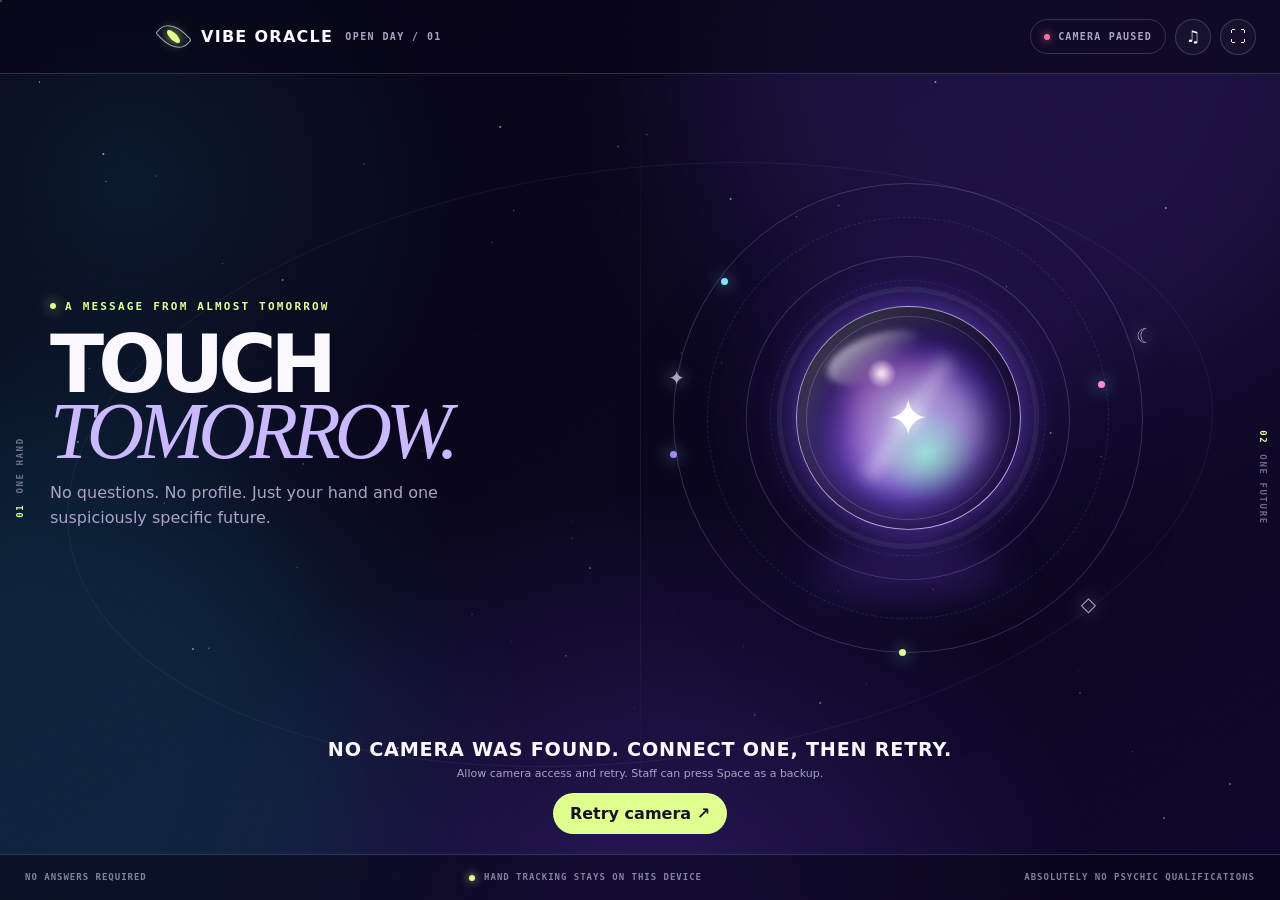
<file: static/vibe-oracle/index.html>
<!doctype html>
<html lang="en">
  <head>
    <meta charset="utf-8" />
    <meta name="viewport" content="width=device-width, initial-scale=1, viewport-fit=cover" />
    <meta name="theme-color" content="#09071a" />
    <meta
      name="description"
      content="Vibe Oracle is a one-player, hand-controlled fortune experience built for Open Day."
    />
    <title>Vibe Oracle — Touch tomorrow</title>
    <link rel="stylesheet" href="styles.css?v=20261001b" />
  </head>
  <body>
    <video id="camera" autoplay muted playsinline hidden></video>
    <canvas id="handCanvas" aria-hidden="true"></canvas>

    <div class="cosmos" aria-hidden="true">
      <div class="aurora aurora-one"></div>
      <div class="aurora aurora-two"></div>
      <div class="stars stars-near"></div>
      <div class="stars stars-far"></div>
      <div class="noise"></div>
    </div>

    <main id="app" class="app" data-state="boot">
      <header class="topbar">
        <div class="brand" aria-label="Vibe Oracle">
          <span class="brand-eye" aria-hidden="true"><i></i></span>
          <span>VIBE ORACLE</span>
          <small>OPEN DAY / 01</small>
        </div>
        <div class="topbar-right">
          <div id="cameraBadge" class="camera-badge">
            <span></span><b id="cameraBadgeText">AWAKENING</b>
          </div>
          <button
            id="soundButton"
            class="icon-button"
            type="button"
            aria-label="Turn sound on"
            aria-pressed="false"
            title="Sound (M)"
          >
            ♫
          </button>
          <button
            id="fullscreenButton"
            class="icon-button"
            type="button"
            aria-label="Enter fullscreen"
            aria-pressed="false"
            title="Fullscreen"
            data-neuroverse-fullscreen
            data-fullscreen-target="document"
          >
            ⛶
          </button>
        </div>
      </header>

      <section class="experience" aria-label="Vibe Oracle hand experience">
        <aside class="chapter chapter-left" aria-hidden="true">
          <span>01</span>
          <p>ONE HAND</p>
        </aside>
        <aside class="chapter chapter-right" aria-hidden="true">
          <span>02</span>
          <p>ONE FUTURE</p>
        </aside>

        <section id="oracleScreen" class="oracle-screen">
          <div class="headline">
            <p id="eyebrow" class="eyebrow">A MESSAGE FROM ALMOST TOMORROW</p>
            <h1 id="mainTitle">TOUCH<br /><em>TOMORROW.</em></h1>
            <p id="introCopy" class="intro-copy">
              No questions. No profile. Just your hand and one suspiciously
              specific future.
            </p>
          </div>

          <div id="chamber" class="chamber">
            <div class="orbit orbit-one" aria-hidden="true">
              <span></span><span></span><span></span><span></span>
            </div>
            <div class="orbit orbit-two" aria-hidden="true"></div>
            <div class="sigil sigil-one" aria-hidden="true">✦</div>
            <div class="sigil sigil-two" aria-hidden="true">☾</div>
            <div class="sigil sigil-three" aria-hidden="true">◇</div>

            <div id="orb" class="orb" aria-hidden="true">
              <div class="orb-surface"></div>
              <div class="orb-cloud orb-cloud-one"></div>
              <div class="orb-cloud orb-cloud-two"></div>
              <div class="orb-flare"></div>
              <div class="orb-core">✦</div>
              <svg class="charge-ring" viewBox="0 0 220 220">
                <circle class="ring-track" cx="110" cy="110" r="102"></circle>
                <circle id="chargeRing" class="ring-value" cx="110" cy="110" r="102"></circle>
              </svg>
            </div>

            <div id="scanReadout" class="scan-readout" hidden>
              <span id="scanCode">SIGNAL 00</span>
              <div class="scan-track"><i id="scanBar"></i></div>
              <b id="scanPercent">0%</b>
            </div>
          </div>

          <div class="instruction-block">
            <p id="instruction" class="instruction" role="status" aria-live="polite">
              Waking the Oracle…
            </p>
            <p id="subInstruction" class="sub-instruction">
              Your camera is used only for hand tracking. Nothing is saved.
            </p>
            <button id="retryButton" class="retry-button" type="button" hidden>
              Retry camera <span>↗</span>
            </button>
          </div>
        </section>

        <section id="revealScreen" class="reveal-screen" hidden>
          <div class="reveal-stamp" aria-hidden="true">
            <span>TRANSMISSION</span><b>RECEIVED</b>
          </div>
          <p id="fortuneCategory" class="fortune-category">THE ORACLE SAW SOMETHING</p>
          <div class="fortune-lines" aria-live="polite">
            <p id="fortuneLineOne" class="fortune-line line-one"></p>
            <p id="fortuneLineTwo" class="fortune-line line-two"></p>
            <p id="fortuneLineThree" class="fortune-line line-three"></p>
          </div>
          <div id="exitPrompt" class="exit-prompt" hidden>
            <span class="palm-icon" aria-hidden="true">✋</span>
            <div>
              <b>SHOW YOUR OPEN PALM</b>
              <small>Hold it up to seal your QuestPass stamp</small>
            </div>
            <i id="exitProgress"></i>
          </div>
        </section>

        <div id="handHint" class="hand-hint" hidden aria-hidden="true">
          <span></span>
          <b>YOUR ENERGY</b>
        </div>

        <div id="flash" class="flash" aria-hidden="true"></div>
        <div id="curtain" class="curtain" aria-hidden="true">
          <div></div><div></div>
        </div>
      </section>

      <footer class="footer">
        <span>NO ANSWERS REQUIRED</span>
        <p><i></i> HAND TRACKING STAYS ON THIS DEVICE</p>
        <span>ABSOLUTELY NO PSYCHIC QUALIFICATIONS</span>
      </footer>
    </main>

    <div id="announcer" class="sr-only" role="status" aria-live="assertive"></div>
    <script src="../neuroverse-fullscreen.js"></script>
    <script type="module" src="oracle.js?v=20261001b"></script>
  </body>
</html>
</file>
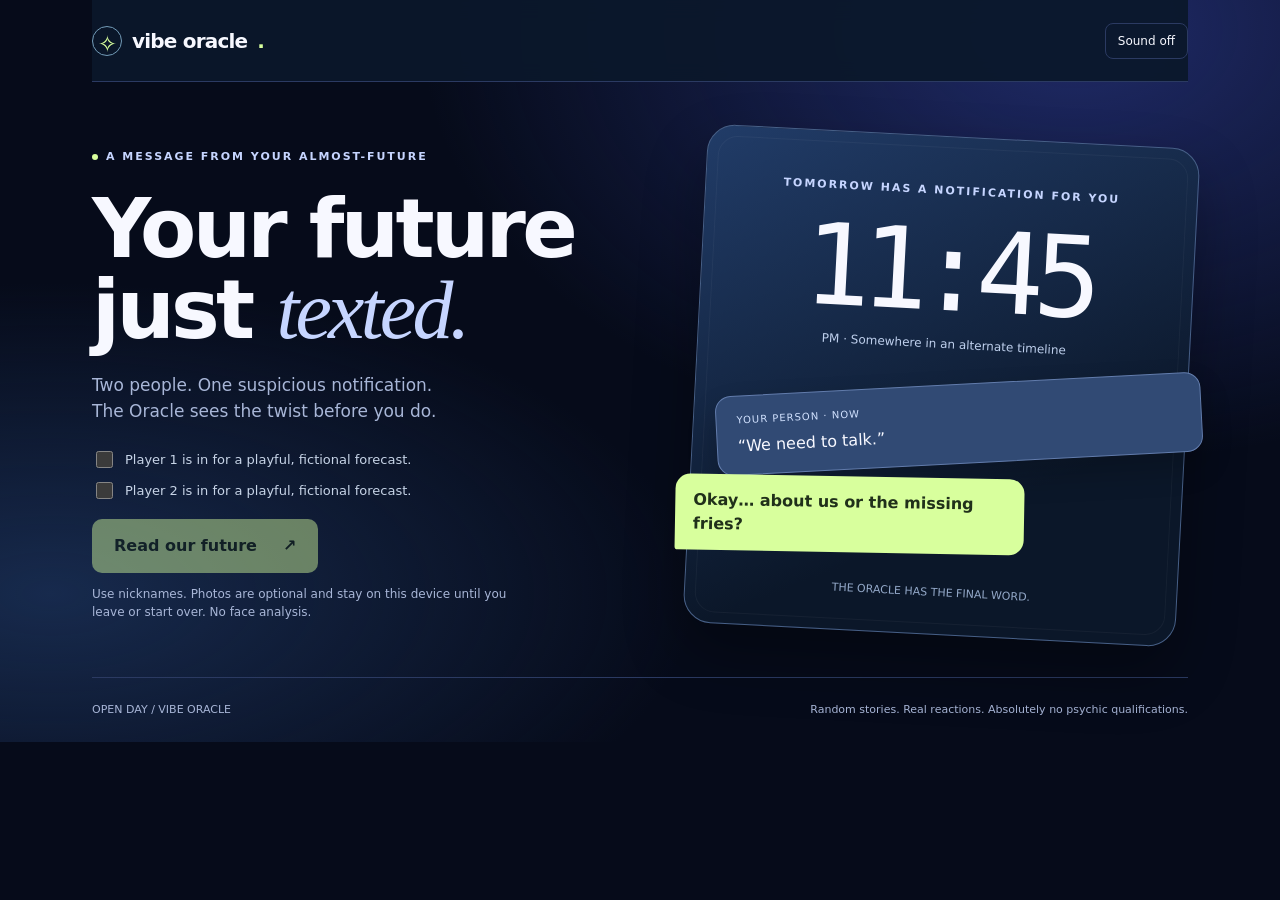
<file: Vibe Oracle.html>
<!doctype html>
<html lang="en">
  <head>
    <meta charset="UTF-8" />
    <meta name="viewport" content="width=device-width, initial-scale=1" />
    <meta name="color-scheme" content="dark" />
    <title>Vibe Oracle · Your future just texted</title>
    <style>
      :root {
        --bg: #060b1a;
        --panel: #101a35;
        --line: #2b3a62;
        --text: #f7f8ff;
        --muted: #a8b6d7;
        --blue: #5e7dff;
        --ice: #c6d5ff;
        --lime: #d8ff9d;
        --pink: #ffc5dc;
        --violet: #a783ff;
        --cyan: #7ce8ff;
        --gold: #ffd77c;
      }
      * {
        box-sizing: border-box;
      }
      [hidden] {
        display: none !important;
      }
      html {
        background: var(--bg);
      }
      body {
        margin: 0;
        color: var(--text);
        font:
          16px/1.5 "Segoe UI",
          system-ui,
          sans-serif;
        background:
          radial-gradient(ellipse at 84% 4%, #1f2a67 0, transparent 43%),
          radial-gradient(ellipse at 4% 80%, #172a4d 0, transparent 37%),
          var(--bg);
      }
      button,
      input {
        font: inherit;
      }
      button {
        cursor: pointer;
        color: inherit;
      }
      button:disabled {
        cursor: not-allowed;
        opacity: 0.45;
      }
      button:focus-visible,
      input:focus-visible,
      a:focus-visible {
        outline: 3px solid var(--lime);
        outline-offset: 4px;
      }
      button {
        touch-action: manipulation;
      }
      h1,
      h2,
      h3,
      p {
        margin: 0;
      }
      h1,
      h2,
      h3 {
        line-height: 1.08;
        letter-spacing: -0.045em;
      }
      h2 {
        font-size: clamp(30px, 4vw, 46px);
      }
      .muted {
        color: var(--muted);
      }
      .kicker {
        font-size: 11px;
        font-weight: 700;
        letter-spacing: 0.18em;
        text-transform: uppercase;
        color: var(--ice);
      }
      .shell {
        width: min(1160px, 100%);
        margin: auto;
        padding: 0 32px 24px;
      }
      .topbar {
        position: sticky;
        top: 0;
        z-index: 5;
        min-height: 82px;
        display: flex;
        align-items: center;
        justify-content: space-between;
        gap: 12px;
        border-bottom: 1px solid var(--line);
        background: #0b182bef;
        backdrop-filter: blur(10px);
      }
      body.embedded .brand {
        margin-left: 130px;
      }
      .brand {
        display: flex;
        gap: 10px;
        align-items: center;
        font-weight: 750;
        letter-spacing: -0.04em;
        font-size: 20px;
        white-space: nowrap;
      }
      .brand-mark {
        width: 30px;
        height: 30px;
        display: grid;
        place-items: center;
        color: var(--lime);
        border: 1px solid #729bb7;
        border-radius: 50%;
        font-size: 23px;
      }
      .tools {
        display: flex;
        gap: 8px;
        align-items: center;
      }
      .quiet {
        background: transparent;
        border: 1px solid var(--line);
        border-radius: 8px;
        padding: 8px 12px;
        font-size: 12px;
      }
      .quiet:hover {
        border-color: var(--ice);
        background: #14243b;
      }
      .live-dot {
        display: inline-block;
        height: 6px;
        width: 6px;
        background: var(--lime);
        border-radius: 50%;
        margin-right: 8px;
      }
      .screen {
        padding-top: 36px;
      }
      .primary {
        border: 0;
        border-radius: 10px;
        background: var(--lime);
        color: #12200b;
        padding: 15px 22px;
        font-weight: 800;
        display: inline-flex;
        align-items: center;
        justify-content: center;
        gap: 26px;
        min-height: 50px;
      }
      .primary:hover:not(:disabled) {
        background: #e6ffbf;
      }
      .secondary {
        background: #1c3150;
        border: 1px solid #425e82;
        padding: 12px 18px;
        border-radius: 10px;
        font-weight: 600;
      }
      .secondary:hover:not(:disabled) {
        background: #294166;
      }
      .hero {
        display: grid;
        grid-template-columns: 1.1fr 1fr;
        align-items: center;
        gap: 60px;
        min-height: 510px;
        padding: 18px 0;
      }
      .hero h1 {
        font-size: clamp(52px, 6.4vw, 84px);
        margin: 22px 0;
        line-height: 0.99;
      }
      .hero h1 em {
        font-family: Georgia, serif;
        font-weight: 400;
        color: var(--ice);
      }
      .hero-copy {
        max-width: 430px;
        color: var(--muted);
        font-size: 17px;
      }
      .consent {
        display: grid;
        gap: 8px;
        margin: 24px 0 17px;
      }
      .consent label {
        display: flex;
        gap: 9px;
        align-items: center;
        font-size: 13px;
        color: #c7d4e7;
        cursor: pointer;
      }
      input[type="checkbox"] {
        accent-color: var(--lime);
        width: 17px;
        height: 17px;
      }
      .hero-note {
        margin-top: 12px;
        font-size: 12px;
        color: var(--muted);
        max-width: 430px;
      }
      .future-preview {
        position: relative;
        padding: 46px 22px 32px;
        border: 1px solid #476087;
        border-radius: 28px;
        background: linear-gradient(155deg, #213c68, #0b1729 70%);
        transform: rotate(3deg);
        box-shadow: 0 28px 60px #0005;
      }
      .future-preview::before {
        content: "";
        position: absolute;
        inset: 10px;
        border: 1px solid #ffffff0b;
        border-radius: 20px;
        pointer-events: none;
      }
      .preview-time {
        font:
          clamp(68px, 8.8vw, 116px)/1 ui-monospace,
          Consolas,
          monospace;
        letter-spacing: -0.09em;
        text-align: center;
        margin: 15px 0 8px;
      }
      .preview-date {
        text-align: center;
        font-size: 12px;
        color: #bfd0ed;
      }
      .preview-alert {
        margin: 30px -39px 0 0;
        padding: 16px 20px;
        border-radius: 16px;
        border: 1px solid #627cac;
        background: #314a74;
        transform: rotate(-6deg);
        box-shadow: 0 15px 30px #0003;
      }
      .preview-alert small {
        display: block;
        color: #d2e2ff;
        font-size: 10px;
        letter-spacing: 0.1em;
        margin-bottom: 7px;
      }
      .preview-reply {
        width: 78%;
        margin: 18px 0 0 -36px;
        padding: 14px 18px;
        border-radius: 15px 15px 15px 3px;
        background: var(--lime);
        color: #20301a;
        transform: rotate(-2deg);
        font-weight: 600;
      }
      .preview-caption {
        margin-top: 28px;
        text-align: center;
        color: #94a9c9;
        font-size: 11px;
      }
      .footer {
        display: flex;
        justify-content: space-between;
        gap: 20px;
        padding-top: 24px;
        margin-top: 24px;
        border-top: 1px solid var(--line);
        font-size: 11px;
        color: var(--muted);
      }
      .heading-row {
        display: flex;
        justify-content: space-between;
        align-items: end;
        gap: 16px;
        margin-bottom: 24px;
      }
      .heading-row h2 {
        margin-top: 9px;
      }
      .step-label {
        font:
          12px ui-monospace,
          monospace;
        color: var(--muted);
        white-space: nowrap;
      }
      .profiles {
        display: grid;
        grid-template-columns: 1fr 1fr;
        gap: 18px;
      }
      .profile {
        padding: 22px;
        border: 1px solid var(--line);
        background: #101e32;
        border-radius: 18px;
        min-width: 0;
      }
      .profile-head {
        display: flex;
        align-items: center;
        gap: 14px;
        margin-bottom: 18px;
      }
      .avatar {
        width: 64px;
        height: 64px;
        flex-shrink: 0;
        display: grid;
        place-items: center;
        overflow: hidden;
        border-radius: 20px;
        background: #294989;
        border: 1px solid #789be0;
        font-size: 25px;
        font-weight: 750;
        color: #dfebff;
      }
      .avatar.b {
        background: #4a3f65;
        border-color: #9f85bf;
        color: #ead7ff;
      }
      .avatar img {
        width: 100%;
        height: 100%;
        object-fit: cover;
      }
      .photo-actions {
        display: flex;
        gap: 8px;
        margin-top: 5px;
      }
      .photo-button {
        border: 0;
        background: none;
        color: var(--ice);
        padding: 4px 0;
        font-size: 12px;
        text-decoration: underline;
        text-underline-offset: 4px;
      }
      .nickname {
        display: grid;
        gap: 6px;
        font-size: 12px;
        color: var(--muted);
      }
      .nickname input {
        width: 100%;
        background: #081426;
        border: 1px solid #415575;
        border-radius: 9px;
        padding: 11px 13px;
        color: var(--text);
        font-size: 16px;
      }
      fieldset {
        margin: 17px 0 0;
        padding: 0;
        border: 0;
        min-width: 0;
      }
      legend {
        font-size: 12px;
        font-weight: 600;
        margin-bottom: 8px;
        color: #c6d6ed;
      }
      .options {
        display: grid;
        grid-template-columns: repeat(2, minmax(0, 1fr));
        gap: 7px;
      }
      .pick {
        position: relative;
        display: block;
        cursor: pointer;
      }
      .pick input {
        position: absolute;
        inset: 0;
        width: 100%;
        height: 100%;
        margin: 0;
        opacity: 0;
        cursor: pointer;
      }
      .pick span {
        display: block;
        padding: 9px 10px;
        border: 1px solid #304560;
        border-radius: 8px;
        color: #b7c8df;
        font-size: 12px;
        transition: background 0.15s;
      }
      .pick input:checked + span {
        background: #294985;
        border-color: #9bbaff;
        color: white;
      }
      .pick input:focus-visible + span {
        outline: 3px solid var(--lime);
        outline-offset: 2px;
      }
      .tone-row {
        margin: 20px 0;
        display: flex;
        align-items: center;
        justify-content: space-between;
        gap: 20px;
      }
      .tones {
        display: flex;
        gap: 7px;
      }
      .tones .pick span {
        padding: 10px 18px;
      }
      .tones .pick input:checked + span {
        color: var(--lime);
        background: #233329;
        border-color: #7a9e66;
      }
      .form-bottom {
        display: flex;
        justify-content: space-between;
        gap: 20px;
        align-items: center;
      }
      .form-bottom p {
        font-size: 12px;
        max-width: 510px;
      }
      .scan-screen {
        position: relative;
        min-height: 620px;
        overflow: hidden;
        display: grid;
        align-content: center;
        justify-items: center;
        text-align: center;
        gap: 16px;
        padding: 50px 18px 44px;
        background:
          radial-gradient(circle at 50% 35%, #293b7d4f, transparent 35%),
          linear-gradient(180deg, #071022, #111a3a 58%, #071022);
      }
      .scan-screen::before {
        content: "";
        position: absolute;
        inset: 0;
        pointer-events: none;
        opacity: 0.36;
        background-image:
          linear-gradient(90deg, #d7e4ff17 1px, transparent 1px),
          linear-gradient(#d7e4ff12 1px, transparent 1px);
        background-size: 38px 38px;
        mask-image: linear-gradient(
          to bottom,
          transparent,
          #000 18%,
          #000 82%,
          transparent
        );
      }
      .scan-screen::after {
        content: "";
        position: absolute;
        left: -10%;
        right: -10%;
        top: 18%;
        height: 90px;
        border-top: 1px solid #7ce8ff42;
        border-bottom: 1px solid #d8ff9d29;
        background: linear-gradient(
          180deg,
          transparent,
          #7ce8ff13,
          transparent
        );
        animation: scan-band 2.4s ease-in-out infinite;
        pointer-events: none;
      }
      .oracle-stage {
        position: relative;
        z-index: 1;
        width: min(360px, 92vw);
        display: grid;
        place-items: center;
      }
      .orb-label {
        position: absolute;
        top: -13px;
        right: 16px;
        z-index: 4;
        padding: 5px 9px;
        border: 1px solid #8097de66;
        border-radius: 999px;
        background: #101a35dd;
        color: var(--cyan);
        font:
          10px ui-monospace,
          monospace;
        letter-spacing: 0.12em;
      }
      .orb-wrap {
        position: relative;
        width: 250px;
        height: 250px;
        display: grid;
        place-items: center;
        filter: drop-shadow(0 26px 46px #020615cc);
      }
      .orb-ring {
        position: absolute;
        border: 1px solid #7cdfff8c;
        border-radius: 50%;
        transform: rotate(-22deg);
      }
      .orb-ring.ring-a {
        width: 212px;
        height: 212px;
        border-left-color: transparent;
        border-right-color: var(--violet);
        animation: spin 8s linear infinite;
      }
      .orb-ring.ring-b {
        width: 244px;
        height: 132px;
        border-color: #d8ff9d88;
        transform: rotate(26deg);
        animation: spin-reverse 11s linear infinite;
      }
      .orb-ring.ring-c {
        width: 176px;
        height: 250px;
        border-color: #a783ff70;
        transform: rotate(62deg);
        animation: spin 14s linear infinite;
      }
      .oracle-orb {
        position: relative;
        width: 154px;
        height: 154px;
        display: grid;
        place-items: center;
        border: 1px solid #d9f5ffcc;
        border-radius: 50%;
        background: radial-gradient(
          circle at 34% 27%,
          #ffffffee 0 2%,
          #b8e8ff 4%,
          #6c88ff 23%,
          #4e43b4 49%,
          #171942 78%
        );
        box-shadow:
          0 0 18px #9befff,
          0 0 60px #6d6bffb5,
          0 0 125px #775aff70,
          inset -17px -19px 33px #080b2e99;
        animation: orb-pulse 2.8s ease-in-out infinite;
      }
      .oracle-orb::before {
        content: "";
        position: absolute;
        inset: 11px;
        border: 1px solid #ffffff69;
        border-radius: 50%;
        opacity: 0.8;
      }
      .oracle-orb::after {
        content: "";
        position: absolute;
        top: 20px;
        left: 36px;
        width: 29px;
        height: 13px;
        border-radius: 50%;
        background: #fff;
        filter: blur(5px);
        opacity: 0.78;
        transform: rotate(-24deg);
      }
      .orb-core {
        width: 37px;
        height: 37px;
        border: 1px solid #eaffc5;
        border-radius: 50%;
        background: radial-gradient(
          circle,
          #f7ffc8 0 8%,
          #d8ff9d 20%,
          #79b8ff 52%,
          transparent 70%
        );
        box-shadow:
          0 0 28px #d8ff9d,
          0 0 60px #8b7bff;
        animation: core-breathe 1.9s ease-in-out infinite;
      }
      .orb-glyph {
        position: absolute;
        z-index: 3;
        color: #ecf7ff;
        text-shadow: 0 0 13px currentColor;
        font-size: 16px;
        animation: glyph-float 2.5s ease-in-out infinite;
      }
      .glyph-a {
        top: 23px;
        left: 39px;
        color: var(--gold);
      }
      .glyph-b {
        top: 54px;
        right: 18px;
        color: var(--cyan);
        animation-delay: -0.6s;
      }
      .glyph-c {
        bottom: 28px;
        right: 47px;
        color: var(--lime);
        animation-delay: -1.3s;
      }
      .glyph-d {
        bottom: 49px;
        left: 17px;
        color: var(--pink);
        animation-delay: -1.9s;
      }
      .signal-line {
        width: 260px;
        height: 1px;
        margin-top: 4px;
        background: linear-gradient(
          90deg,
          transparent,
          var(--cyan),
          transparent
        );
        box-shadow: 0 0 16px var(--cyan);
        animation: signal-scan 1.8s ease-in-out infinite;
      }
      @keyframes spin {
        to {
          transform: rotate(338deg);
        }
      }
      @keyframes spin-reverse {
        to {
          transform: rotate(-334deg);
        }
      }
      @keyframes orb-pulse {
        0%,
        100% {
          transform: scale(0.96);
        }
        50% {
          transform: scale(1.04);
        }
      }
      @keyframes core-breathe {
        0%,
        100% {
          transform: scale(0.76);
          opacity: 0.72;
        }
        50% {
          transform: scale(1.1);
          opacity: 1;
        }
      }
      @keyframes glyph-float {
        0%,
        100% {
          transform: translateY(2px) rotate(0);
          opacity: 0.64;
        }
        50% {
          transform: translateY(-7px) rotate(12deg);
          opacity: 1;
        }
      }
      @keyframes signal-scan {
        0%,
        100% {
          transform: scaleX(0.35);
          opacity: 0.35;
        }
        50% {
          transform: scaleX(1);
          opacity: 1;
        }
      }
      @keyframes scan-band {
        0%,
        100% {
          transform: translateY(-105px);
          opacity: 0.28;
        }
        50% {
          transform: translateY(170px);
          opacity: 0.75;
        }
      }
      .scan-screen h2 {
        position: relative;
        z-index: 1;
        font-size: clamp(30px, 5vw, 48px);
      }
      .scan-screen > .muted {
        position: relative;
        z-index: 1;
        min-height: 24px;
      }
      .scan-count {
        position: relative;
        z-index: 1;
        margin-top: -7px;
        color: var(--lime);
        font:
          700 42px/1 ui-monospace,
          Consolas,
          monospace;
        text-shadow: 0 0 22px #d8ff9d66;
      }
      .scan-readout {
        position: relative;
        z-index: 1;
        width: min(520px, 94vw);
        display: grid;
        grid-template-columns: repeat(3, 1fr);
        gap: 7px;
        margin: 4px 0 4px;
      }
      .scan-readout span {
        padding: 8px 5px;
        border: 1px solid #5369a055;
        border-radius: 9px;
        background: #121d3ad9;
        color: #9eaed1;
        font:
          9px ui-monospace,
          monospace;
        letter-spacing: 0.08em;
      }
      .scan-readout b {
        display: block;
        margin-top: 3px;
        color: var(--lime);
        font-size: 10px;
        letter-spacing: 0;
      }
      .scan-feed {
        position: relative;
        z-index: 1;
        width: min(560px, 94vw);
        display: grid;
        grid-template-columns: repeat(2, minmax(0, 1fr));
        gap: 8px;
        text-align: left;
      }
      .scan-feed p {
        min-height: 39px;
        margin: 0;
        padding: 10px 12px;
        border: 1px solid #526aa35c;
        border-radius: 10px;
        background: #081426d9;
        color: #c7d6f4;
        font:
          10px/1.35 ui-monospace,
          Consolas,
          monospace;
        letter-spacing: 0.05em;
        text-transform: uppercase;
        overflow-wrap: anywhere;
      }
      .scan-feed b {
        color: var(--cyan);
        font-weight: 800;
      }
      .scan-track {
        position: relative;
        z-index: 1;
        width: min(380px, 90%);
        height: 7px;
        padding: 1px;
        border: 1px solid #5d76a8;
        background: #121c35;
        overflow: hidden;
        border-radius: 999px;
        box-shadow: 0 0 17px #4b75ff33;
      }
      .scan-track span {
        display: block;
        width: 0;
        height: 100%;
        border-radius: 999px;
        background: linear-gradient(
          90deg,
          var(--violet),
          var(--cyan),
          var(--lime)
        );
        transition: width 0.5s;
        box-shadow: 0 0 12px var(--cyan);
      }
      .reading-grid {
        display: grid;
        grid-template-columns: 280px minmax(0, 1fr);
        gap: 36px;
        align-items: start;
      }
      .chapter {
        position: sticky;
        top: 106px;
      }
      .chapter-number {
        font:
          80px/0.95 ui-monospace,
          Consolas,
          monospace;
        color: #536e99;
        letter-spacing: -0.08em;
        margin: 15px 0 20px;
      }
      .chapter h2 {
        font-size: 37px;
        margin: 10px 0 16px;
      }
      .chapter p {
        color: var(--muted);
        font-size: 14px;
      }
      .duo {
        display: flex;
        gap: 9px;
        align-items: center;
        margin: 23px 0 14px;
      }
      .duo .avatar {
        width: 45px;
        height: 45px;
        border-radius: 14px;
        font-size: 18px;
      }
      .pair-names {
        overflow-wrap: anywhere;
        color: var(--text) !important;
        font-weight: 650;
      }
      .cast-notes {
        padding: 16px 0;
        margin-top: 16px;
        border-top: 1px solid var(--line);
      }
      .cast-notes p {
        font-size: 12px;
        margin: 6px 0;
      }
      .fiction-label {
        display: inline-block;
        margin-top: 14px;
        font-size: 10px;
        letter-spacing: 0.07em;
        text-transform: uppercase;
        color: var(--ice);
      }
      .chat-window {
        border: 1px solid #3e5275;
        background: linear-gradient(165deg, #142843, #0b1729);
        border-radius: 22px;
        overflow: hidden;
        box-shadow: 0 15px 40px #0002;
      }
      .chat-header {
        padding: 16px 22px;
        display: flex;
        gap: 14px;
        align-items: center;
        justify-content: space-between;
        border-bottom: 1px solid #334766;
        background: #1a2c48;
      }
      .chat-header strong {
        font-size: 14px;
      }
      .chat-header small {
        color: #b2c6e4;
        font-size: 11px;
        display: block;
      }
      .chat-header .quiet {
        white-space: nowrap;
      }
      .messages {
        padding: 20px 22px 8px;
        display: flex;
        flex-direction: column;
        gap: 14px;
        min-height: 245px;
      }
      .chat-day {
        font:
          11px ui-monospace,
          monospace;
        text-align: center;
        color: #9db4d3;
      }
      .message {
        max-width: 85%;
        align-self: start;
        animation: arrive 0.22s ease-out;
        min-width: 100px;
      }
      .message.b {
        align-self: end;
      }
      .bubble {
        background: #273e60;
        padding: 12px 15px;
        border-radius: 15px 15px 15px 4px;
        overflow-wrap: anywhere;
        font-size: 15px;
      }
      .message.b .bubble {
        background: #c9e7ff;
        color: #17293e;
        border-radius: 15px 15px 4px 15px;
      }
      .message-meta {
        color: #aabdd7;
        font-size: 10px;
        margin-bottom: 5px;
      }
      .message.b .message-meta {
        text-align: right;
      }
      .typing {
        padding: 2px 22px 10px;
        color: var(--muted);
        font-size: 12px;
        min-height: 33px;
      }
      @keyframes arrive {
        from {
          opacity: 0;
          transform: translateY(6px);
        }
        to {
          opacity: 1;
          transform: translateY(0);
        }
      }
      .reveal-steps {
        display: flex;
        gap: 8px;
        list-style: none;
        padding: 13px 22px;
        margin: 0;
        border-bottom: 1px solid #334766;
        background: #101e32;
      }
      .reveal-steps li {
        flex: 1;
        color: #aabdd7;
        font-size: 11px;
        border-top: 2px solid #364863;
        padding-top: 7px;
      }
      .reveal-steps li.active {
        color: var(--lime);
        border-color: var(--lime);
      }
      .plot-break {
        align-self: center;
        margin: 7px 0;
        color: var(--lime);
        font-size: 10px;
        letter-spacing: 0.16em;
        text-transform: uppercase;
      }
      .forecast-status {
        padding: 3px 22px 14px;
        min-height: 33px;
        color: var(--muted);
        font-size: 11px;
      }
      .ending {
        position: relative;
        overflow: hidden;
        margin-top: 18px;
        border: 1px solid #899eec;
        border-radius: 24px;
        padding: 29px;
        background:
          radial-gradient(circle at 87% 16%, #354798 0, transparent 32%),
          linear-gradient(140deg, #171f4a, #0e182d 72%);
        box-shadow:
          0 25px 70px #0206158c,
          inset 0 1px #ffffff18;
        animation: arrive 0.3s ease;
      }
      .ending::before {
        content: "";
        position: absolute;
        width: 210px;
        height: 210px;
        right: -80px;
        top: -80px;
        border: 1px solid #b7c6ff35;
        border-radius: 50%;
        box-shadow:
          0 0 0 14px #b7c6ff0c,
          0 0 0 29px #b7c6ff08;
        pointer-events: none;
      }
      .ending-topline {
        position: relative;
        z-index: 1;
        display: flex;
        align-items: center;
        justify-content: space-between;
        gap: 12px;
      }
      .signal-chip {
        padding: 5px 9px;
        border: 1px solid #d8ff9d77;
        border-radius: 999px;
        color: var(--lime);
        background: #18283b;
        font:
          10px ui-monospace,
          monospace;
        white-space: nowrap;
      }
      .verdict-emblem {
        position: relative;
        z-index: 1;
        width: 66px;
        height: 66px;
        display: grid;
        place-items: center;
        margin: 20px auto 14px;
        border: 1px solid #d8ff9d99;
        border-radius: 50%;
        color: var(--lime);
        font-size: 35px;
        background: radial-gradient(circle, #d8ff9d33, transparent 67%);
        box-shadow: 0 0 35px #d8ff9d55;
        animation: orb-pulse 2.3s ease-in-out infinite;
      }
      .ending h3 {
        position: relative;
        z-index: 1;
        font-size: clamp(30px, 5vw, 46px);
        text-align: center;
        color: var(--lime);
        margin: 10px 0 12px;
      }
      .ending-copy {
        position: relative;
        z-index: 1;
        max-width: 620px;
        margin: auto;
        text-align: center;
        font-size: 17px;
        line-height: 1.5;
      }
      .forecast-pills {
        position: relative;
        z-index: 1;
        display: grid;
        grid-template-columns: repeat(3, 1fr);
        gap: 7px;
        margin: 21px 0 3px;
      }
      .forecast-pills span {
        padding: 9px 6px;
        border: 1px solid #6175af66;
        border-radius: 9px;
        text-align: center;
        color: #a8b9df;
        font:
          9px ui-monospace,
          monospace;
        letter-spacing: 0.06em;
      }
      .forecast-pills b {
        display: block;
        margin-top: 3px;
        color: var(--cyan);
        font-size: 10px;
        letter-spacing: 0;
      }
      .receipt {
        position: relative;
        z-index: 1;
        margin: 17px 0;
        padding: 12px 0;
        display: flex;
        gap: 10px;
        border-top: 1px solid #596b9a;
        border-bottom: 1px solid #596b9a;
        color: #c7d5f1;
        font:
          12px/1.5 ui-monospace,
          monospace;
      }
      .reactions {
        display: flex;
        align-items: center;
        flex-wrap: wrap;
        gap: 8px;
        margin: 14px 0;
      }
      .reactions button[aria-pressed="true"] {
        background: #354833;
        border-color: var(--lime);
      }
      #reactionNote {
        color: var(--muted);
        min-height: 22px;
        font-size: 12px;
      }
      .ending-actions {
        display: flex;
        gap: 10px;
        flex-wrap: wrap;
        margin-top: 18px;
      }
      .ending-actions .primary {
        font-size: 14px;
        padding: 13px 17px;
      }
      .end-note {
        color: var(--muted);
        font-size: 11px;
        margin-top: 14px;
      }
      .complete {
        min-height: 430px;
        display: grid;
        justify-items: center;
        align-content: center;
        gap: 20px;
        text-align: center;
      }
      dialog {
        background: #102139;
        color: var(--text);
        border: 1px solid #6581ad;
        border-radius: 20px;
        width: min(520px, calc(100% - 28px));
        padding: 24px;
      }
      dialog::backdrop {
        background: #020817d9;
      }
      .dialog-head {
        display: flex;
        justify-content: space-between;
        align-items: center;
        gap: 12px;
        margin-bottom: 16px;
      }
      dialog h2 {
        font-size: 25px;
      }
      .camera-wrap {
        border-radius: 14px;
        background: #07111f;
        overflow: hidden;
        aspect-ratio: 4/3;
      }
      video {
        display: block;
        width: 100%;
        height: 100%;
        object-fit: cover;
        transform: scaleX(-1);
      }
      #cameraStatus {
        margin: 12px 0;
        font-size: 13px;
        color: var(--muted);
      }
      .camera-actions {
        display: flex;
        gap: 9px;
        flex-wrap: wrap;
      }
      @media (max-width: 820px) {
        .shell {
          padding: 0 22px 20px;
        }
        .hero {
          gap: 32px;
        }
        .reading-grid {
          grid-template-columns: 210px minmax(0, 1fr);
          gap: 22px;
        }
        .chapter h2 {
          font-size: 30px;
        }
        .chapter-number {
          font-size: 64px;
        }
        .profile {
          padding: 17px;
        }
      }
      @media (max-width: 640px) {
        .shell {
          padding: 0 16px 20px;
        }
        .topbar {
          min-height: 76px;
        }
        body.embedded .brand {
          margin-left: 127px;
          font-size: 15px;
        }
        .brand-mark {
          display: none;
        }
        .tools .quiet {
          padding: 7px;
          font-size: 11px;
        }
        .tools {
          gap: 5px;
        }
        .hero {
          grid-template-columns: 1fr;
          gap: 38px;
        }
        .hero h1 {
          font-size: 61px;
        }
        .future-preview {
          max-width: 370px;
          width: 85%;
          margin: 0 auto 14px;
        }
        .preview-time {
          font-size: 92px;
        }
        .screen {
          padding-top: 25px;
        }
        .profiles {
          grid-template-columns: 1fr;
        }
        .heading-row {
          align-items: start;
        }
        .step-label {
          font-size: 10px;
        }
        .heading-row h2 {
          font-size: 33px;
        }
        .tone-row,
        .form-bottom {
          align-items: start;
          flex-direction: column;
          gap: 12px;
        }
        .form-bottom .primary {
          width: 100%;
        }
        .tones {
          width: 100%;
        }
        .tones .pick {
          flex: 1;
          text-align: center;
        }
        .tones .pick span {
          padding: 10px;
        }
        .reading-grid {
          grid-template-columns: 1fr;
          gap: 20px;
        }
        .chapter {
          position: static;
        }
        .chapter-number {
          display: none;
        }
        .chapter h2 {
          margin: 9px 0;
          font-size: 34px;
        }
        .duo {
          margin: 15px 0 7px;
        }
        .cast-notes {
          padding: 8px 0 0;
          margin-top: 8px;
          display: flex;
          flex-wrap: wrap;
          gap: 0 16px;
        }
        .fiction-label {
          margin-top: 8px;
        }
        .messages {
          padding: 17px 15px 8px;
        }
        .chat-header {
          padding: 14px 15px;
        }
        .reveal-steps {
          padding: 13px 15px;
        }
        .bubble {
          font-size: 14px;
        }
        .scan-screen {
          min-height: 560px;
          padding-top: 42px;
        }
        .orb-wrap {
          transform: scale(0.82);
          margin: -22px 0;
        }
        .scan-count {
          font-size: 34px;
        }
        .scan-feed {
          grid-template-columns: 1fr;
          gap: 5px;
        }
        .scan-feed p {
          min-height: 0;
          padding: 8px 10px;
        }
        .scan-readout {
          gap: 4px;
        }
        .scan-readout span {
          font-size: 8px;
          padding-left: 2px;
          padding-right: 2px;
        }
        .ending {
          padding: 21px;
        }
        .ending h3 {
          font-size: 27px;
        }
        .ending-copy {
          font-size: 16px;
        }
        .forecast-pills {
          gap: 4px;
        }
        .forecast-pills span {
          font-size: 8px;
        }
        .footer {
          flex-direction: column;
          gap: 5px;
        }
      }
      @media (max-width: 420px) {
        body.embedded .brand {
          visibility: hidden;
          width: 0;
          margin: 0;
        }
        body.embedded .tools {
          margin-left: auto;
        }
      }
      @media (prefers-reduced-motion: reduce) {
        *,
        *::before,
        *::after {
          animation: none !important;
          transition: none !important;
          scroll-behavior: auto !important;
        }
      }
    </style>
  </head>
  <body>
    <div class="shell">
      <header class="topbar">
        <div class="brand">
          <span class="brand-mark" aria-hidden="true">✧</span> vibe oracle<span
            style="color: var(--lime)"
            >.</span
          >
        </div>
        <div class="tools">
          <button id="soundButton" class="quiet" aria-pressed="false">
            Sound off</button
          ><button id="resetButton" class="quiet" hidden>Start over</button>
        </div>
      </header>
      <main>
        <section id="welcome" class="screen">
          <div class="hero">
            <div>
              <p class="kicker">
                <span class="live-dot"></span>A message from your almost-future
              </p>
              <h1>Your future<br />just <em>texted.</em></h1>
              <p class="hero-copy">
                Two people. One suspicious notification.<br />The Oracle sees
                the twist before you do.
              </p>
              <div class="consent">
                <label
                  ><input id="consentA" type="checkbox" /> Player 1 is in for a
                  playful, fictional forecast.</label
                >
                <label
                  ><input id="consentB" type="checkbox" /> Player 2 is in for a
                  playful, fictional forecast.</label
                >
              </div>
              <button id="beginButton" class="primary" disabled>
                Read our future <span aria-hidden="true">↗</span>
              </button>
              <p class="hero-note">
                Use nicknames. Photos are optional and stay on this device until
                you leave or start over. No face analysis.
              </p>
            </div>
            <div
              class="future-preview"
              aria-label="Example fictional future conversation"
            >
              <p class="kicker" style="text-align: center">
                Tomorrow has a notification for you
              </p>
              <div id="previewTime" class="preview-time">11:45</div>
              <p id="previewDate" class="preview-date">
                PM · Somewhere in an alternate timeline
              </p>
              <div class="preview-alert">
                <small>YOUR PERSON · NOW</small>“We need to talk.”
              </div>
              <div class="preview-reply">
                Okay… about us or the missing fries?
              </div>
              <p class="preview-caption">THE ORACLE HAS THE FINAL WORD.</p>
            </div>
          </div>
        </section>
        <section id="setup" class="screen" hidden>
          <div class="heading-row">
            <div>
              <p class="kicker">First, cast the main characters</p>
              <h2 tabindex="-1">Who's in this timeline?</h2>
            </div>
            <span class="step-label">01 / THE CAST</span>
          </div>
          <form id="profileForm">
            <div id="profiles" class="profiles"></div>
            <div class="tone-row">
              <div>
                <p style="font-weight: 650">How loud is the Oracle?</p>
                <p id="toneDescription" class="muted" style="font-size: 12px">
                  A little warmth. A little mischief.
                </p>
              </div>
              <fieldset style="margin: 0">
                <legend class="kicker">Choose the commentary</legend>
                <div id="tones" class="tones"></div>
              </fieldset>
            </div>
            <div class="form-bottom">
              <p class="muted">
                Your picks shape the story. Friends, crushes or a duo with no
                official label—all welcome. The future is entirely made up.
              </p>
              <button class="primary" type="submit">
                Start the scan <span aria-hidden="true">↗</span>
              </button>
            </div>
          </form>
        </section>
        <section id="scan" class="screen scan-screen" hidden aria-live="polite">
          <div class="oracle-stage" aria-hidden="true">
            <span class="orb-label">ORACLE NODE / 01</span>
            <div class="orb-wrap">
              <div class="orb-ring ring-a"></div>
              <div class="orb-ring ring-b"></div>
              <div class="orb-ring ring-c"></div>
              <span class="orb-glyph glyph-a">✦</span
              ><span class="orb-glyph glyph-b">◇</span
              ><span class="orb-glyph glyph-c">✧</span
              ><span class="orb-glyph glyph-d">⋆</span>
              <div class="oracle-orb"><span class="orb-core"></span></div>
            </div>
            <div class="signal-line"></div>
          </div>
          <p class="kicker">The Oracle is waking up</p>
          <h2 id="scanTitle" tabindex="-1">Opening the timeline.</h2>
          <div id="scanPercent" class="scan-count">0%</div>
          <p id="scanMessage" class="muted">
            Finding your alternate timeline...
          </p>
          <div class="scan-feed" aria-hidden="true">
            <p id="scanFeedA"><b>INPUT</b> waiting for nicknames</p>
            <p id="scanFeedB"><b>PRIVACY</b> photos stay local</p>
            <p id="scanFeedC"><b>STORY</b> shuffling future chaos</p>
            <p id="scanFeedD"><b>RESULT</b> sealed until reveal</p>
          </div>
          <div class="scan-readout" aria-hidden="true">
            <span>VIBE SIGNAL<b>WAITING</b></span
            ><span>SHARED TIMELINE<b>OFFLINE</b></span
            ><span>CHAOS INDEX<b>LOW</b></span>
          </div>
          <div class="scan-track" aria-hidden="true">
            <span id="scanProgress"></span>
          </div>
          <button id="skipScan" class="quiet">Reveal now</button>
        </section>
        <section id="reading" class="screen" hidden>
          <div class="reading-grid">
            <aside class="chapter">
              <p id="chapterTag" class="kicker"></p>
              <div id="chapterNumber" class="chapter-number" aria-hidden="true">
                01
              </div>
              <h2 id="chapterTitle" tabindex="-1"></h2>
              <p id="chapterSetup"></p>
              <div class="duo">
                <div id="castAvatarA" class="avatar"></div>
                <span style="color: var(--muted)" aria-hidden="true">×</span>
                <div id="castAvatarB" class="avatar b"></div>
              </div>
              <p id="castNames" class="pair-names"></p>
              <div class="cast-notes">
                <p id="castNoteA"></p>
                <p id="castNoteB"></p>
              </div>
              <span class="fiction-label"
                >Fictional forecast · <span id="toneLabel"></span
              ></span>
            </aside>
            <div>
              <div class="chat-window">
                <div class="chat-header">
                  <div>
                    <strong
                      ><span class="live-dot"></span>Tomorrow's messages</strong
                    ><small id="chatSubtitle"></small>
                  </div>
                  <button id="skipMessages" class="quiet">
                    Show full forecast
                  </button>
                </div>
                <ol class="reveal-steps" aria-label="Forecast chapters">
                  <li id="momentStep" class="active" aria-current="step">
                    01 · The moment
                  </li>
                  <li id="twistStep">02 · The twist</li>
                  <li id="verdictStep">03 · The verdict</li>
                </ol>
                <div
                  id="messages"
                  class="messages"
                  role="log"
                  aria-label="Your fictional future conversation"
                  aria-live="polite"
                ></div>
                <div id="typing" class="typing" aria-live="off"></div>
                <p id="forecastStatus" class="forecast-status" role="status">
                  Your forecast is unfolding…
                </p>
              </div>
              <section
                id="ending"
                class="ending"
                hidden
                aria-labelledby="endingTitle"
              >
                <div class="ending-topline">
                  <p class="kicker">Oracle transmission complete</p>
                  <span class="signal-chip">✦ signal locked</span>
                </div>
                <div class="verdict-emblem" aria-hidden="true">
                  <span>✧</span>
                </div>
                <h3 id="endingTitle" tabindex="-1"></h3>
                <p id="endingCopy" class="ending-copy"></p>
                <div class="forecast-pills" aria-hidden="true">
                  <span>FUTURE MESSAGE <b>FOUND</b></span
                  ><span>PLOT TWIST <b>CONFIRMED</b></span
                  ><span>FATE STATUS <b>UNSTABLE</b></span>
                </div>
                <p id="receipt" class="receipt"></p>
                <div class="reactions">
                  <span class="muted" style="font-size: 12px"
                    >The accuracy?</span
                  ><button
                    class="quiet"
                    data-reaction="yes"
                    aria-pressed="false"
                  >
                    That is so us</button
                  ><button
                    class="quiet"
                    data-reaction="no"
                    aria-pressed="false"
                  >
                    Absolutely not
                  </button>
                </div>
                <p id="reactionNote" aria-live="polite"></p>
                <div class="ending-actions">
                  <button id="collectButton" class="primary">
                    Collect QuestPass stamp
                    <span aria-hidden="true">↗</span></button
                  ><button id="newPlayersButton" class="secondary">
                    New players
                  </button>
                </div>
                <p class="end-note">
                  Random entertainment, not relationship advice. Your photo
                  cards clear when you finish or start over.
                </p>
              </section>
            </div>
          </div>
        </section>
        <section id="complete" class="screen complete" hidden>
          <p class="kicker">Transmission complete</p>
          <h2 tabindex="-1">That's a wrap.</h2>
          <p class="muted" id="completeMessage">
            Your profile cards have been cleared.
          </p>
          <button id="againButton" class="primary">Meet the next duo ↗</button>
        </section>
      </main>
      <footer class="footer">
        <span>OPEN DAY / VIBE ORACLE</span
        ><span
          >Random stories. Real reactions. Absolutely no psychic
          qualifications.</span
        >
      </footer>
    </div>
    <dialog id="cameraDialog" aria-labelledby="cameraTitle">
      <div class="dialog-head">
        <h2 id="cameraTitle">Your profile photo</h2>
        <button id="closeCamera" class="quiet">Close</button>
      </div>
      <div class="camera-wrap">
        <video id="cameraVideo" autoplay muted playsinline></video>
      </div>
      <p id="cameraStatus" role="status">Opening camera…</p>
      <div class="camera-actions">
        <button id="takePhoto" class="primary" disabled>Use this photo</button
        ><button id="retryCamera" class="secondary" hidden>Retry camera</button
        ><button id="useAvatar" class="quiet">Keep my avatar</button>
      </div>
    </dialog>
    <canvas id="captureCanvas" hidden></canvas>

    <!-- The story engine has no browser dependencies. The accompanying Node test
       extracts this script to check every style, tone and ending combination. -->
    <script id="oracle-engine">
      const OracleEngine = (() => {
        const STYLES = {
          fast: "Instant replies",
          slow: "Eventually replies",
          emoji: "Emoji specialist",
          essay: "Paragraph person",
        };
        const INTERESTS = {
          food: "A food mission",
          music: "Music & a walk",
          games: "A little competition",
          plans: "A spontaneous plan",
        };
        const TONES = { friendly: "Friendly", spicy: "Spicy", chaos: "Chaos" };
        const TONE_COPY = {
          friendly: "A little warmth. A little mischief.",
          spicy: "Affectionate roasting. Excellent side-eye.",
          chaos: "A tiny situation. A completely unnecessary season finale.",
        };
        // Each variant is a whole ending: reply, consequence, response and verdict.
        // The Oracle selects one before the reveal; players never have to choose it.
        function ending(label, say, reply, followup, title, verdict, receipt) {
          return { label, say, reply, followup, title, verdict, receipt };
        }
        function scene(
          id,
          category,
          title,
          time,
          setup,
          opener,
          replies,
          twist,
          choices,
        ) {
          return {
            id,
            category,
            title,
            time,
            setup,
            opener,
            replies,
            twist,
            choices,
          };
        }
        const SCENES = [
          scene(
            "screenshot",
            "messages",
            "The screenshot incident",
            1302,
            "Tomorrow night. A private investigation takes an extremely public shortcut.",
            "Did you mean to send that screenshot to me?",
            [
              "Please say I sent the screenshot of the timetable.",
              "I just checked which chat this is. Oh no.",
              "Wrong chat? PLEASE say no 😭",
              "Before you read the caption, I would like to establish that this was intended for a friend who gives very unreliable advice.",
            ],
            "It is a screenshot of MY message. Your caption says “Do you think they like me?”",
            [
              ending(
                "The investigation becomes a conversation",
                "Well. Since you already have the evidence… do you?",
                "Yes. You could have asked me. I am literally in this chat.",
                "Right. Cancelling the investigation. Continuing the conversation.",
                "Detective era: over.",
                [
                  "A spectacular wrong-chat moment gets an unexpectedly sweet answer.",
                  "You investigated their feelings and accidentally emailed the case file to the suspect. Somehow, it worked.",
                  "Investigation closed. The suspect has confessed to liking you. Your entire detective agency is now unemployed.",
                ],
                "Mystery: solved · Next move: an actual conversation",
              ),
              ending(
                "The recipient takes over",
                "Can we pretend you did not see that?",
                "Too late. Tell your friend I said we should hang out on Saturday.",
                "I will forward that. To the correct person this time.",
                "Your adviser has been replaced.",
                [
                  "The person you were asking about turns out to have the best answer.",
                  "Your friend was preparing three paragraphs of advice. The person in question has already booked Saturday.",
                  "Advisory committee dissolved. The subject of the investigation is now handling all future arrangements directly.",
                ],
                "Advice source: upgraded · New plan: Saturday",
              ),
            ],
          ),
          scene(
            "homework-cover",
            "messages",
            "Question four was a cover",
            1217,
            "Tomorrow evening. Someone finds an academically respectable excuse to send a message.",
            "Have you done question four?",
            [
              "Yes! I can send you the working.",
              "Just saw this. I finished it earlier. Want my working?",
              "Yep 📚 Sending the working?",
              "Yes. I have written out every step, added the explanation and checked the answer. Sending the entire thing now.",
            ],
            "Confession: I already finished it. I just wanted an excuse to text you.",
            [
              ending(
                "The homework is dismissed",
                "You could have said hello. No question numbers required.",
                "Hello. I would like to continue this conversation with absolutely no homework.",
                "Much better. How was your day?",
                "Homework was never the problem.",
                [
                  "One honest sentence turns homework help into the conversation they actually wanted.",
                  "A whole academic support operation was launched because somebody could not type “hello”.",
                  "Question four removed from the syllabus. The real exam was starting a conversation. They have finally passed.",
                ],
                "Cover story: abandoned · Conversation: finally started",
              ),
              ending(
                "The notes arrive anyway",
                "Too late. My fully worked solution is already on its way.",
                "That is more useful than any reply I prepared for.",
                "You can thank me over a drink tomorrow. Bring a better opening line.",
                "Feelings pending. Homework submitted.",
                [
                  "The awkward opening earns useful notes and a much better plan for tomorrow.",
                  "They tried to start a romantic conversation and received outstanding academic support. A drink is now being arranged.",
                  "Romance temporarily rerouted through the mathematics department. The solution is complete. Tomorrow’s drink remains on the timetable.",
                ],
                "Accidental achievement: revision · Next plan: a drink",
              ),
            ],
          ),
          scene(
            "voice-rehearsal",
            "messages",
            "The uncut voice note",
            1275,
            "Tomorrow night. A voice note ends several seconds later than its sender intended.",
            "Your voice note has a bonus scene at the end.",
            [
              "What bonus scene? WHAT did I leave in?",
              "I just listened to it again. I need a moment.",
              "The END?? 🎙️😭",
              "I had understood the recording to be complete. Please describe precisely how much of the rehearsal process reached you.",
            ],
            "You practise saying “I had fun with you” three times, then ask your pillow if that sounded normal.",
            [
              ending(
                "The audience gives a review",
                "The pillow was not giving constructive feedback.",
                "For the record: I had fun with you too. Version two was my favourite.",
                "Great. I will use version two next time. Without the pillow.",
                "Five stars for the rehearsal.",
                [
                  "The accidentally honest part turns out to be the nicest part of the message.",
                  "Three takes, one pillow, zero editing. Somehow the uncut version got the best review.",
                  "Director’s cut released by mistake. Audience awards it five stars. The pillow receives an executive producer credit.",
                ],
                "Favourite take: number 2 · Feedback: actually mutual",
              ),
              ending(
                "The next recording gets a guest",
                "Can we forget the pillow consultation ever happened?",
                "No. Tell it I also had a good time. It clearly needs the update.",
                "Fine. The pillow says we should hang out again.",
                "Your pillow is now involved.",
                [
                  "One awkward recording becomes a shared joke and an excuse to meet again.",
                  "You have accidentally introduced a pillow into the talking stage. It is already giving better advice than the group chat.",
                  "Unexpected third-party consultant appointed. The pillow recommends a second hangout and a shorter recording next time.",
                ],
                "New consultant: a pillow · Recommendation: another hangout",
              ),
            ],
          ),
          scene(
            "mutual-wait",
            "messages",
            "The first-text standoff",
            1330,
            "Tomorrow night. Two phones. One silent chat. An impressive amount of unnecessary strategy.",
            "I almost did not text. I thought you would message first.",
            [
              "I was literally waiting for you to message first.",
              "I just opened the chat to see if you had messaged. Again.",
              "Wait. SAME 😭📱",
              "My plan was to wait for you, interpret the silence, reconsider my plan and then continue waiting. It has been a very busy evening.",
            ],
            "So we both wanted to talk and spent forty minutes staring at a conversation neither of us started?",
            [
              ending(
                "The standoff ends",
                "Apparently. We are both terrible at being mysterious.",
                "Good. No more mysterious. What are you doing tomorrow?",
                "Hopefully this, with forty fewer minutes of silence.",
                "Mystery cancelled. Conversation begins.",
                [
                  "Both were waiting for the same thing. One text finally gets them there.",
                  "Two people trying to look unbothered have successfully bothered themselves for forty minutes.",
                  "Forty-minute diplomatic standoff ends with one normal question. Both sides admit they were staring at their phones the entire time.",
                ],
                "Time lost: 40 minutes · New strategy: just text",
              ),
              ending(
                "A schedule makes it worse",
                "I text first tomorrow. You text first the day after.",
                "Did we just make a timetable for saying hello?",
                "Yes. The alternative was another forty minutes of absolutely nothing.",
                "Flirting, now with a rota.",
                [
                  "An overly organised solution gets both people laughing—and talking.",
                  "You needed a duty roster to send a two-letter greeting. At least the communication is improving.",
                  "Hello Department officially established. Two employees. Alternating shifts. Mission: prevent another forty-minute silence.",
                ],
                "New system: hello rota · Staff count: 2",
              ),
            ],
          ),
          scene(
            "fries",
            "food",
            "The missing fries",
            1425,
            "Tomorrow night. A very serious notification arrives over a very small potato problem.",
            "We need to talk.",
            [
              "I am here. What happened?",
              "Just saw this. What happened?",
              "👀 What happened?",
              "I have read this three times and prepared for four possible conversations. Which one are we having?",
            ],
            "You said you wanted ONE fry. My box is now a potato crime scene.",
            [
              ending(
                "Negotiate a snack treaty",
                "I will replace the fries. Can we call a truce?",
                "Large fries. Two sauces. Separate boxes.",
                "Deal. Our peace treaty comes with ketchup.",
                "Peace, with extra sauce.",
                [
                  "A tiny potato dispute. A surprisingly solid recovery. Your next hangout has a snack budget.",
                  "The duo survives. “Just one fry” has officially lost its legal meaning.",
                  "Emergency summit successful. Two sauces signed the treaty. The potatoes can finally rest.",
                ],
                "Resolution: replacement fries · Sauce count: 2",
              ),
              ending(
                "Plead guilty, dramatically",
                "I plead guilty. The fries were excellent.",
                "Your sentence is buying the next round.",
                "Fair. I would like my lawyer to know they were perfectly salted.",
                "Guilty of good taste.",
                [
                  "An honest confession earns a second chance—and a turn paying for fries.",
                  "You came for a cute moment and left with a snack-related criminal record.",
                  "Court adjourned. The defendant ate the evidence. Sentencing takes place at the food stall.",
                ],
                "Verdict: guilty · Next round: on the fry thief",
              ),
            ],
          ),
          scene(
            "last-slice",
            "food",
            "The last slice",
            1140,
            "Tomorrow evening. One pizza box. Two people trying to look generous.",
            "There is one slice left. You can have it.",
            [
              "Are you sure? I saw you looking at it.",
              "Sorry, just caught up. Is the slice still there?",
              "🍕👀 You sure?",
              "Before I accept, I need to confirm this is a real offer and not a test of my generosity.",
            ],
            "It is still here. I have said “you have it” three times. We need a decision.",
            [
              ending(
                "Split it down the middle",
                "Half each. I am finding a knife.",
                "That is suspiciously reasonable.",
                "Save the drama for choosing dessert.",
                "Equal slices. Unequal relief.",
                [
                  "Both get pizza. Nobody has to pretend they were not hungry.",
                  "A successful negotiation. The dessert decision is already threatening the peace.",
                  "Historic agreement: two equal halves. The universe cancels its scheduled pizza documentary.",
                ],
                "Pizza allocation: 50/50 · Next debate: dessert",
              ),
              ending(
                "Settle it with a game",
                "Rock, paper, scissors. Winner gets the slice.",
                "I choose rock. You choose paper. You win.",
                "That was a very obvious way to give me the pizza. Thank you.",
                "The rigged pizza final.",
                [
                  "A slightly transparent act of kindness. The pizza makes it worth accepting.",
                  "Some people flirt. Some throw a rock-paper-scissors championship for one slice.",
                  "Breaking: pizza tournament exposed as an elaborate kindness operation. The winner accepts the title anyway.",
                ],
                "Tournament integrity: questionable · Pizza: gifted",
              ),
            ],
          ),
          scene(
            "order",
            "food",
            "The mystery order",
            750,
            "Tomorrow at lunch. Someone volunteers to order. This is where the confidence begins.",
            "I am ordering lunch. Your usual?",
            [
              "Yes! Wait. What do you think my usual is?",
              "Just saw this. Did you already order?",
              "Yes 👀 What is my usual though?",
              "I appreciate the confidence, but I would like to review your understanding of my usual before money changes hands.",
            ],
            "Not ordered yet. I have confidently forgotten your usual.",
            [
              ending(
                "Give them a clue",
                "Hint: it comes with chips and I always steal your sauce.",
                "The burger! I knew the sauce theft was a clue.",
                "Correct. Please consider ordering your own extra sauce.",
                "Memory unlocked.",
                [
                  "A little teamwork gets lunch right. The sauce is still at risk.",
                  "They remember the sauce robbery better than the order. Honestly, useful evidence.",
                  "Case solved by the condiment division. Two burgers dispatched. One sauce placed under protective custody.",
                ],
                "Order: burgers · Important addition: extra sauce",
              ),
              ending(
                "Start a new tradition",
                "Get two things we have never tried. We will split them.",
                "Mystery lunch approved. I will bring backup chips.",
                "That is the level of planning I respect.",
                "Two bites into a new era.",
                [
                  "A new shared story starts with a small food adventure and a sensible backup.",
                  "Spontaneous, but with emergency chips. Finally, a relationship strategy with infrastructure.",
                  "Operation Mystery Lunch is live. The chips have been briefed and are ready to intervene.",
                ],
                "Plan: try something new · Backup: chips",
              ),
            ],
          ),
          scene(
            "autocorrect",
            "food",
            "Autocorrect proposes",
            1170,
            "Tomorrow evening. A dinner invitation takes a very unexpected turn.",
            "Will you marry me at the food court?",
            [
              "Will I WHAT at the food court?",
              "I just opened this. What did I miss?!",
              "💍?? Food court??",
              "I was expecting a dinner plan. I appear to have received a much larger proposal. Please clarify.",
            ],
            "MEET. I typed MEET. My keyboard has made a major life decision without me.",
            [
              ending(
                "Accept the dinner invitation",
                "I accept the invitation to dinner. Nothing beyond dinner.",
                "Excellent. I can afford noodles, not a wedding.",
                "Then noodles it is. Tell your keyboard to relax.",
                "A reservation, not a revelation.",
                [
                  "One correction later, the plan is delightfully ordinary: dinner together.",
                  "Autocorrect tried to speedrun the relationship. You successfully restored the noodles timeline.",
                  "Wedding cancelled before the venue deposit. Food court meeting proceeds under keyboard supervision.",
                ],
                "Actual plan: noodles · Proposal author: autocorrect",
              ),
              ending(
                "Request a snack ring",
                "Bring an onion ring and we can laugh about this over dinner.",
                "An edible apology. I can do that.",
                "Great. I will be at the table, not the altar.",
                "The onion-ring incident.",
                [
                  "A typo becomes a shared joke. Dinner now has a very memorable starter.",
                  "Zero wedding plans. One onion ring with an unnecessarily complicated backstory.",
                  "The ceremonial onion ring has arrived. It will be eaten immediately. Please do not book a photographer.",
                ],
                "Ring material: onion · Event: definitely dinner",
              ),
            ],
          ),
          scene(
            "playlist",
            "music",
            "Track seven knows",
            1230,
            "Tomorrow evening. A playlist arrives with a strangely careful disclaimer.",
            "Made you a playlist. Do not overthink track seven.",
            [
              "Obviously I am opening track seven first.",
              "Just opened the playlist. Going straight to seven.",
              "Track 7 👀🎧",
              "That disclaimer guarantees I will inspect track seven, its title, its lyrics and its place in the running order.",
            ],
            "It is forty seconds of elevator music. I ran out of ideas. The other songs are actually for you.",
            [
              ending(
                "Appreciate the effort",
                "Keeping all of it. Even our elevator intermission.",
                "You are giving my questionable curation too much credit.",
                "You made me a playlist. That counts.",
                "A surprisingly good mixtape.",
                [
                  "The effort lands. Even the awkward track gets a place in the story.",
                  "The playlist has feelings. Track seven has a day job in a shopping centre.",
                  "Critics praise the emotional range. Track seven wins Best Supporting Elevator.",
                ],
                "Playlist: saved · Track seven: inexplicably retained",
              ),
              ending(
                "Return the favour",
                "I am adding hold music as track eight.",
                "So this is a collaborative disaster now?",
                "Yes. Send me edit access.",
                "A duet in terrible taste.",
                [
                  "A thoughtful playlist becomes a running joke you can both add to.",
                  "Your shared music taste now includes being transferred to customer support.",
                  "The debut album is complete: two people, one elevator, and a customer-service hotline.",
                ],
                "Playlist mode: collaborative · New track: hold music",
              ),
            ],
          ),
          scene(
            "earbud",
            "music",
            "The silent soundtrack",
            990,
            "Tomorrow afternoon. A shared earbud, a nice walk and one missing detail.",
            "How good is this song?",
            [
              "Hold on. I cannot hear anything.",
              "Sorry, just checking my phone. I cannot hear the song.",
              "🎧…🔇 Nothing here?",
              "I have been nodding for an entire minute. I should disclose that my earbud has produced no sound.",
            ],
            "That earbud is dead. Have we both been walking dramatically to silence?",
            [
              ending(
                "Keep the silent walk",
                "Honestly? The walk is nice. We can talk instead.",
                "Agreed. Live conversation. Very experimental.",
                "Five stars. No subscription required.",
                "The acoustic edition.",
                [
                  "A dead earbud turns into a good excuse to enjoy each other’s company.",
                  "The soundtrack failed. Somehow the conversation got a better review.",
                  "Streaming service defeated by two people talking outside. Shareholders demand an explanation.",
                ],
                "Soundtrack: conversation · Battery needed: none",
              ),
              ending(
                "Invent a soundtrack",
                "You hum. I will do the dramatic slow walk.",
                "My humming is going to ruin the mood.",
                "Then the mood is a comedy. Start us off.",
                "Budget music video.",
                [
                  "A small technical failure gives the walk its funniest moment.",
                  "No battery, no musical ability, absolutely no reason to stop performing.",
                  "The music video has a budget of zero and the confidence of a stadium tour.",
                ],
                "Production budget: zero · Lead singer: unwilling",
              ),
            ],
          ),
          scene(
            "aux",
            "music",
            "The aux-cord trial",
            1080,
            "Tomorrow on the way home. The music controls change hands.",
            "You can choose the next song. This is a lot of trust.",
            [
              "Ready. What are the rules?",
              "Just saw this. Do I still have the aux?",
              "🎶 Permission granted?",
              "I take this responsibility seriously. Please specify any genres that might end this arrangement.",
            ],
            "One rule: no song longer than the actual journey. We are five minutes away.",
            [
              ending(
                "Play the safe favourite",
                "Three-minute favourite. Everybody gets home happy.",
                "Excellent choice. You may operate the playlist again.",
                "I would like that in writing.",
                "Aux privileges renewed.",
                [
                  "A small promise kept. Sometimes the good ending is just a good song together.",
                  "You passed a relationship test administered by a five-minute drive.",
                  "The playlist committee grants a second term. An acceptance speech would exceed the remaining journey.",
                ],
                "Track length: 3 minutes · Aux licence: renewed",
              ),
              ending(
                "Make the journey a duet",
                "A two-minute singalong. We both have to commit.",
                "Fine, but nobody records the high notes.",
                "Deal. Those notes remain between us and the windows.",
                "Confidential karaoke.",
                [
                  "A short journey gets a very loud shared memory. The recording stays nonexistent.",
                  "The song ended on time. The high notes will take longer to recover.",
                  "Two-minute concert complete. All windows have signed a confidentiality agreement.",
                ],
                "Concert: 2 minutes · Recordings: none",
              ),
            ],
          ),
          scene(
            "song-title",
            "music",
            "A suspicious song title",
            1320,
            "Tomorrow night. A song recommendation arrives without enough context.",
            "Listen to “Never Speak Again”. It reminded me of us.",
            [
              "That TITLE needs explaining immediately.",
              "Just read this. Have I missed an argument?",
              "The title?? 😭",
              "I am choosing to believe this is a musical recommendation. The title is making that a difficult choice.",
            ],
            "Because we heard it at the booth! I meant the day out. I should have led with that.",
            [
              ending(
                "Ask for better captions",
                "Next time, lead with “remember our day out”.",
                "Caption edited. Fond memory successfully restored?",
                "Restored. The song can stay.",
                "Context saves the chorus.",
                [
                  "A quick clarification brings a good memory back into focus.",
                  "One missing sentence nearly turned a music recommendation into a press release.",
                  "The Context Department has intervened. The song is cleared of all imaginary charges.",
                ],
                "Misunderstanding: cleared · Memory: kept",
              ),
              ending(
                "Send an equally dramatic title",
                "I am replying with “Read The Caption”. It is an imaginary song.",
                "Is it a diss track about my communication skills?",
                "A gentle educational single.",
                "The fictional diss track.",
                [
                  "The awkward title becomes a joke you both understand.",
                  "An entire music career has been invented to request one clearer text.",
                  "Debut single announced: “Read The Caption”. Available nowhere. Message received everywhere.",
                ],
                "New single: fictional · Requested improvement: captions",
              ),
            ],
          ),
          scene(
            "hoodie",
            "plans",
            "The hoodie hostage",
            1035,
            "Tomorrow afternoon. A borrowed hoodie has settled into its new life.",
            "Can my hoodie come home this weekend?",
            [
              "Your hoodie is very comfortable here.",
              "Sorry, just saw this. The hoodie has been with me all day.",
              "The hoodie? 🥺",
              "I acknowledge the hoodie’s original ownership. I would also like to report that it has adjusted remarkably well to its new environment.",
            ],
            "I miss being warm. Please arrange a peaceful handover.",
            [
              ending(
                "Arrange a handover",
                "Saturday. I will bring it back and buy you a drink.",
                "A hoodie reunion AND a drink? Accepted.",
                "Please do not wave at the hoodie before you wave at me.",
                "A very warm reunion.",
                [
                  "A borrowed hoodie becomes a good excuse to meet again.",
                  "You arranged an entire hangout to return one item of clothing. Efficient? No. Effective? Yes.",
                  "Repatriation ceremony scheduled for Saturday. The hoodie declines to comment on its time abroad.",
                ],
                "Handover: Saturday · Added bonus: a drink",
              ),
              ending(
                "Negotiate an extension",
                "One more week? I will lend you my favourite jacket.",
                "A clothing exchange. Equal warmth. I accept.",
                "Great. Our wardrobes are now in a joint project.",
                "The wardrobe exchange.",
                [
                  "A fair swap keeps both people warm and the joke going.",
                  "No official announcement. Your jackets have nevertheless formed a partnership.",
                  "Two wardrobes enter diplomatic relations. Laundry responsibilities remain separate.",
                ],
                "Agreement: 1 week · Exchange: hoodie for jacket",
              ),
            ],
          ),
          scene(
            "wrong-cafe",
            "plans",
            "Same plan. Wrong café.",
            975,
            "Tomorrow afternoon. You both arrive early. Unfortunately, geography gets involved.",
            "I am at the café. Where are you?",
            [
              "Also at the café. I cannot see you.",
              "Just checked my phone. I am already at the café too.",
              "Here ☕👀 Where are you?",
              "I arrived, selected a table and looked extremely punctual. I have yet to locate you.",
            ],
            "I am at the library café. You meant the one by the entrance, did you not?",
            [
              ending(
                "Send a location pin",
                "Stay there. Send the pin. I am coming to you.",
                "Pin sent. I will save you the good chair.",
                "Excellent. Our next plan will include an actual address.",
                "Found each other. Eventually.",
                [
                  "A location pin turns two separate outings back into one shared plan.",
                  "Your timing was perfect. Your understanding of “the café” was impressively different.",
                  "Search operation complete. Both main characters have been reunited by a small digital pin.",
                ],
                "Missing detail: address · Rescue tool: location pin",
              ),
              ending(
                "Meet in the middle",
                "Meet at the fountain between the cafés. Outdoor edition.",
                "Deal. Bringing my drink with me.",
                "Same. We accidentally invented a café merger.",
                "The halfway hangout.",
                [
                  "A wrong turn becomes a new meeting spot—and a story to keep.",
                  "You could not agree on a café, so you founded a third location beside some water.",
                  "Two competing cafés lose their main characters to a fountain. The merger is entirely beverage-based.",
                ],
                "New venue: fountain · Drinks: already secured",
              ),
            ],
          ),
          scene(
            "weather",
            "plans",
            "The rain date",
            900,
            "Tomorrow afternoon. An outdoor plan meets a very enthusiastic cloud.",
            "Our picnic forecast has changed to “bring a boat”.",
            [
              "I just looked outside. That is a LOT of rain.",
              "Just saw this. Please tell me we are not already outside.",
              "Picnic? 🌧️🚣",
              "I have reviewed the sky and can confirm the grass will not be accepting visitors today.",
            ],
            "Still indoors. I already packed the snacks. We need a dry plan.",
            [
              ending(
                "Move the picnic inside",
                "Covered tables by the hall. Same snacks, less weather.",
                "Perfect. I will bring the picnic blanket for the chairs.",
                "Luxury seating. Unexpected upgrade.",
                "Forecast: still a good time.",
                [
                  "The location changes. The thought behind the plan gets to stay.",
                  "The cloud tried to cancel your hangout. It underestimated covered seating and snacks.",
                  "Meteorological attack defeated. Picnic operations relocate successfully to the Department of Indoors.",
                ],
                "Venue: covered tables · Snacks: unharmed",
              ),
              ending(
                "Call it a café adventure",
                "Save the snacks for later. Let us try that café with board games.",
                "Dry AND competitive. I like this version.",
                "Good. The rain is now responsible if I lose.",
                "Plan B has board games.",
                [
                  "A weather change introduces a new shared favourite. The snacks still get their moment later.",
                  "You pivoted from romantic scenery to a board-game rivalry. The weather has range.",
                  "Rain promoted to Events Coordinator after delivering a surprisingly good backup plan.",
                ],
                "New plan: café games · Excuse for losing: rain",
              ),
            ],
          ),
          scene(
            "calendar",
            "plans",
            "A calendar with feelings",
            1110,
            "Tomorrow evening. A simple invitation becomes unusually well organised.",
            "Sent you a calendar invite for our hangout.",
            [
              "Why does it have an agenda?",
              "Just opened the invite. There are bullet points?",
              "📅 “Agenda”??",
              "I appreciate the scheduling. I am curious why this casual outing appears to have deliverables.",
            ],
            "Agenda: walk, get a drink, decide where to sit. I like being prepared.",
            [
              ending(
                "Accept with one addition",
                "Accepted. Add “laugh at this calendar invite”.",
                "Added as a recurring item.",
                "Good. We are very committed to the bit.",
                "Professionally unserious.",
                [
                  "A little structure and a shared joke make a very workable plan.",
                  "The hangout has an agenda. The agenda now has a joke about the agenda.",
                  "Minutes of the meeting: both attendees had a good time. Motion to repeat passes unanimously.",
                ],
                "Invite: accepted · New agenda item: laughter",
              ),
              ending(
                "Propose a surprise slot",
                "Add ten minutes for a completely unplanned detour.",
                "Scheduled spontaneity. That feels like a loophole.",
                "A very organised loophole. See you there.",
                "Spontaneity, by appointment.",
                [
                  "Your different planning styles find a small, funny compromise.",
                  "You have successfully booked an appointment to be unpredictable.",
                  "Chaos receives a ten-minute calendar slot and a reminder notification. It has never felt so managed.",
                ],
                "Detour allowance: 10 minutes · Plan: mutually approved",
              ),
            ],
          ),
          scene(
            "rematch",
            "games",
            "One more game",
            1260,
            "Tomorrow evening. A friendly match is over. Someone has not accepted this information.",
            "Rematch. That last game was a warm-up.",
            [
              "You called the last three games warm-ups.",
              "Just saw this. Are you still at the scoreboard?",
              "Another warm-up? 🎮😂",
              "For the record, we have now completed three warm-ups and what appeared to be a full championship.",
            ],
            "One final game. If I lose, I will admit you are better. In writing.",
            [
              ending(
                "Play for the signed confession",
                "Deal. Start the final game. Prepare your statement.",
                "Update: I lost. You are better at this game. There. Written.",
                "Saved. This is going on my imaginary trophy shelf.",
                "The written admission.",
                [
                  "A competitive duo discovers that losing gracefully can also be funny.",
                  "You received a compliment in the form of a legally unnecessary defeat statement.",
                  "After extensive warm-ups, the committee confirms one winner and one very tired excuse department.",
                ],
                "Final result: admitted · Evidence: in writing",
              ),
              ending(
                "Switch to the same team",
                "New idea: co-op. Let us lose to the game together.",
                "We just lost the first level. Somehow this feels better.",
                "Exactly. The game is now our shared enemy.",
                "A common enemy.",
                [
                  "Being on the same side makes even a messy first attempt a shared win.",
                  "Rivalry resolved by discovering neither of you understands the tutorial.",
                  "Historic alliance formed. First joint operation fails immediately. Team morale remains suspiciously high.",
                ],
                "Mode: co-op · Enemy: the tutorial",
              ),
            ],
          ),
          scene(
            "arcade",
            "games",
            "The tiny trophy",
            960,
            "Tomorrow afternoon. The arcade ticket counter has delivered a reality check.",
            "Good news: I won you a prize.",
            [
              "Show me! What did you win?",
              "Just opened this. Is the prize still waiting?",
              "A prize?! 🏆",
              "I would like you to know that I appreciate the effort before learning the size or resale value of this prize.",
            ],
            "It is a three-centimetre plastic duck. I had fewer tickets than I thought.",
            [
              ending(
                "Give the duck a title",
                "That is Sir Quacksworth. Our distinguished mascot.",
                "I spent forty minutes winning a knight?",
                "A VERY distinguished knight. Thank you.",
                "A small duck. A big moment.",
                [
                  "The prize is tiny. The thought behind it gets a much bigger reception.",
                  "Forty minutes of competitive effort. Three centimetres of newly appointed royalty.",
                  "Sir Quacksworth accepts the knighthood. The duck is small, but its responsibilities are enormous.",
                ],
                "Prize: tiny duck · New title: Sir Quacksworth",
              ),
              ending(
                "Build a trophy shelf",
                "I am clearing a very tiny space for my very tiny trophy.",
                "Please do not buy a shelf bigger than the duck.",
                "Too late. I have mentally planned the lighting.",
                "Museum of one duck.",
                [
                  "A little gift earns an unexpectedly enthusiastic place in the story.",
                  "The display budget is about to exceed the combined value of every duck in the arcade.",
                  "Grand opening announced for the Museum of One Extremely Small Achievement. Admission: a shared laugh.",
                ],
                "Collection size: 1 · Exhibit: the arcade duck",
              ),
            ],
          ),
          scene(
            "team-name",
            "games",
            "The team-name debate",
            840,
            "Tomorrow at the booth. A two-person team needs a name before the game can start.",
            "I signed us up as “Definitely Winning”.",
            [
              "That is a lot of confidence before the instructions.",
              "Just checked the sign-up. You named us WHAT?",
              "“Definitely Winning” 😭🏆",
              "I admire the optimism, but I have not yet established which button starts the game.",
            ],
            "We have thirty seconds to change it. Suggestions?",
            [
              ending(
                "Lower expectations creatively",
                "Change it to “Still Loading”. It is accurate.",
                "Done. The host just laughed.",
                "Great. First point scored before we even play.",
                "Still loading. Already iconic.",
                [
                  "You found a team identity in a shared sense of humour.",
                  "The skill level is pending. The branding is ready for international distribution.",
                  "Tournament delayed while “Still Loading” lives up to its name. Crowd support remains unreasonably strong.",
                ],
                "Team name: Still Loading · First win: the host laughed",
              ),
              ending(
                "Commit to the confidence",
                "Keep it. We can be confidently wrong together.",
                "We came last. The name is now technically a joke.",
                "Exactly. Long-term branding strategy.",
                "Confidently, gloriously last.",
                [
                  "The scoreboard loses its power when you can both laugh at it.",
                  "“Definitely Winning” has submitted an appeal against the definition of winning.",
                  "Last place achieved with first-place confidence. The trophy committee is deeply confused.",
                ],
                "Placement: last · Team spirit: intact",
              ),
            ],
          ),
          scene(
            "tutorial",
            "games",
            "The tutorial expert",
            1020,
            "Tomorrow afternoon. Someone offers to demonstrate the game before checking the controls.",
            "Stand back. I have played games like this before.",
            [
              "Okay, expert. Which button starts it?",
              "Just caught up. Have you started yet, expert?",
              "Go on then, expert 🎮👀",
              "I am ready to observe this demonstration. Please narrate your apparently extensive expertise.",
            ],
            "Small update: I have been pressing the volume button for a full minute.",
            [
              ending(
                "Become the instruction reader",
                "You handle the buttons. I will read the instructions.",
                "Teamwork. It says the big green button.",
                "A breakthrough. We might actually begin today.",
                "Two brains. One start button.",
                [
                  "Different roles turn a false start into useful teamwork.",
                  "The expert has been assigned supervised button duty. Progress is immediate.",
                  "After a lengthy audio demonstration, the team discovers the game. Science advances one green button at a time.",
                ],
                "Roles: reader + player · Discovery: the start button",
              ),
              ending(
                "Award an imaginary certificate",
                "Congratulations on your diploma in Advanced Volume Control.",
                "Thank you. My practical exam was extremely loud.",
                "Now let us try the button marked Start.",
                "A highly specific qualification.",
                [
                  "The awkward moment becomes a joke you can enjoy before actually playing.",
                  "Not qualified to start the game. Fully accredited to make it louder.",
                  "Graduation ceremony complete. The new volume specialist proceeds to an introductory course in Start Buttons.",
                ],
                "Qualification: volume control · Next course: starting",
              ),
            ],
          ),
          scene(
            "study",
            "school",
            "The colour-coded problem",
            1155,
            "Tomorrow evening. A study session has produced something extremely organised.",
            "Our revision plan looks incredible.",
            [
              "Nice! How much have we revised?",
              "Just saw the plan. Have we started the actual revision?",
              "Pretty plan 📚✨ Actual studying?",
              "I appreciate the colour scheme. I would like to request an update on the learning portion of this study session.",
            ],
            "None yet. We spent forty minutes choosing colours. The exam does not assess colours.",
            [
              ending(
                "Start with one small task",
                "Twenty minutes. One topic. Phones away. Then a break.",
                "Timer started. First question: surprisingly answerable.",
                "Look at us. Using the plan.",
                "The plot finally studies.",
                [
                  "A small shared task turns good intentions into actual progress.",
                  "The stationery has had its moment. The subject is finally allowed to participate.",
                  "Historic first: a revision timetable is used for revision. Three highlighters witness the event.",
                ],
                "Progress: one topic started · Reward: a break",
              ),
              ending(
                "Make it a mini quiz",
                "Quiz me on five things. Winner chooses the break snack.",
                "First question answered. You are already beating me.",
                "Good. Now my turn to ask. We both have to learn.",
                "Competitive revision unlocked.",
                [
                  "A friendly challenge gives the session a reason to get moving.",
                  "You discovered the missing study technique: attaching a snack decision to it.",
                  "Five-question tournament begins. Knowledge levels rise. The snack-selection committee becomes fiercely competitive.",
                ],
                "New format: 5-question quiz · Prize: choosing the snack",
              ),
            ],
          ),
          scene(
            "presentation",
            "school",
            "The accidental slide",
            780,
            "Tomorrow after class. A shared presentation contains one unexpected declaration.",
            "Why does slide six say “Reasons you are my favourite”?",
            [
              "You have opened the wrong slide deck.",
              "Just read this. Please tell me you have not presented it.",
              "SLIDE SIX?? 😭",
              "Before this reaches an audience, I would like to establish exactly which file you have opened.",
            ],
            "Not presenting. It is your draft about your favourite study partner. You left my name on it.",
            [
              ending(
                "Own the compliment",
                "Well, you explain the hard bits without making me feel silly. It is true.",
                "That is unexpectedly nice. Can I keep the slide?",
                "Yes. Just keep it out of the class presentation.",
                "Slide six stays private.",
                [
                  "A genuine compliment finds its audience, and the duo keeps it between themselves.",
                  "A whole slide to say something nice. At least the font choice was finally justified.",
                  "Presentation classified as unexpectedly wholesome. Slide six is awarded permanent private-collection status.",
                ],
                "Compliment: delivered · Public presentation: avoided",
              ),
              ending(
                "Request peer review",
                "It is a draft. Do you have any constructive feedback?",
                "Yes. Add “excellent at remembering break time”.",
                "Accepted. Your peer-review skills are outstanding.",
                "A five-star peer review.",
                [
                  "An accidental discovery turns into a joke and a compliment at once.",
                  "You responded to affection with document feedback. Strangely, it worked.",
                  "Romantic tension submitted for peer review. Reviewer requests one minor revision and a snack break.",
                ],
                "Revision requested: 1 · Draft reception: positive",
              ),
            ],
          ),
          scene(
            "open-day",
            "school",
            "The wrong queue",
            660,
            "Tomorrow at Open Day. A confident guide has selected a very popular booth.",
            "Found the technology demo. Queue looks promising.",
            [
              "Great. What are they demonstrating?",
              "Just saw this. Which queue did you join?",
              "Technology demo? 👀💻",
              "I trust your navigation. Please provide one identifying feature of this highly promising demonstration.",
            ],
            "Closer inspection: free waffles. I have led us to waffles.",
            [
              ending(
                "Count it as a side quest",
                "Waffles first, technology second. I support this route.",
                "I will call it strategic refuelling.",
                "Make sure the next booth actually has a computer.",
                "A very edible detour.",
                [
                  "A navigation mistake gives the day an unexpectedly good intermission.",
                  "Your campus guide is powered entirely by the smell of waffles. Acceptable, with supervision.",
                  "Route recalculated. Waffle technology receives a thorough hands-on evaluation before normal learning resumes.",
                ],
                "Detour: waffles · Next stop: actual technology",
              ),
              ending(
                "Return to the original mission",
                "Save the waffles for later. The demo starts in two minutes.",
                "Following you. My navigation licence is temporarily yours.",
                "Good. You can handle the waffle route afterwards.",
                "Mission restored.",
                [
                  "A quick correction keeps the plan on track and leaves a treat for later.",
                  "One of you follows the schedule. The other follows breakfast. Together, the day is salvageable.",
                  "Navigation command transferred. Technology demo secured. Waffle extraction scheduled as a secondary operation.",
                ],
                "Main mission: demo · Side quest: postponed",
              ),
            ],
          ),
          scene(
            "notes",
            "school",
            "The unreadable notes",
            1200,
            "Tomorrow evening. A kind offer runs into a small handwriting issue.",
            "Sent you my notes. Hope they help!",
            [
              "Thank you! What does the second line say?",
              "Just opened the notes. I need help with line two.",
              "Thank you 📚 What is this word? 👀",
              "I appreciate these notes. I can identify the heading and the date. The second line appears to be written in a different civilisation.",
            ],
            "I cannot read it either. I wrote these myself. This is concerning.",
            [
              ending(
                "Decode it together",
                "Read the lines around it. We can work it out together.",
                "Got it! It says “check the textbook”.",
                "A handwritten instruction to read a different source. Beautiful.",
                "The notes point elsewhere.",
                [
                  "A little teamwork solves the mystery and gets you back to learning.",
                  "Your notes contain directions to better notes. A surprisingly honest academic resource.",
                  "Ancient manuscript translated. Its entire wisdom: consult the textbook. Archaeological team mildly disappointed.",
                ],
                "Mystery phrase: check the textbook · Next step: obvious",
              ),
              ending(
                "Ask for the spoken edition",
                "Give me the voice-note explanation. I will type it up.",
                "Done. That sounds much clearer than it looks.",
                "Perfect. You explain, I type. We both get useful notes.",
                "An unexpectedly good system.",
                [
                  "Different strengths turn unreadable notes into something useful for both of you.",
                  "The handwriting is retired. The duo launches an audio-to-sensible-notes service.",
                  "New partnership formed: one voice, one keyboard, zero attempts to decipher that second line again.",
                ],
                "Team roles: explain + type · Notes: readable",
              ),
            ],
          ),
          scene(
            "typing",
            "messages",
            "The typing marathon",
            1395,
            "Tomorrow night. A typing indicator has been making a very dramatic promise.",
            "I have been trying to word this properly for ten minutes.",
            [
              "I am listening. What is it?",
              "Just saw this. What were you trying to say?",
              "Ten minutes?? 👀",
              "I am giving this my full attention. Ten minutes of typing suggests a message of considerable importance.",
            ],
            "Do you want to get ice cream tomorrow? Every version sounded weird.",
            [
              ending(
                "Make the answer easy",
                "Yes. That version worked perfectly.",
                "So I did not need the version with a formal greeting?",
                "Please save that one for the ice-cream menu.",
                "Ten minutes. One yes.",
                [
                  "A nervous little invitation gets a simple, happy answer.",
                  "Ten drafts to request frozen dairy. One word to accept. Communication is amazing.",
                  "Message approved after ten minutes in editorial review. Ice cream proceeds without a formal cover letter.",
                ],
                "Invitation: accepted · Unused drafts: several",
              ),
              ending(
                "Reply with equal ceremony",
                "I hereby accept your invitation to acquire ice cream.",
                "Thank you. I will prepare an official flavour shortlist.",
                "Please submit it before tomorrow’s ice-cream summit.",
                "Formally, yes.",
                [
                  "Matching the silliness turns a nervous invitation into your own shared bit.",
                  "The ice-cream date now requires correspondence on imaginary letterhead.",
                  "Two-person diplomatic summit approved. Agenda: flavours. Dress code: people who have taken this much too far.",
                ],
                "Meeting: ice-cream summit · Reply style: unnecessarily formal",
              ),
            ],
          ),
          scene(
            "sticker",
            "messages",
            "The wrong sticker",
            1350,
            "Tomorrow night. An honest message receives a very unexpected animal.",
            "I said “I had a really nice time today” and you sent a dancing frog.",
            [
              "Wrong sticker. WRONG STICKER.",
              "I just saw what I sent. That was the wrong sticker.",
              "😭 Wrong frog. I meant ❤️",
              "I need to clarify that the dancing amphibian was not my intended response to your very nice message.",
            ],
            "I was trying to work out whether the frog also had a nice time.",
            [
              ending(
                "Say what you actually meant",
                "I had a really nice time too. The frog can confirm.",
                "That clears it up. Tell the frog I said thanks.",
                "It is delighted to assist.",
                "The frog endorses this.",
                [
                  "A clear message fixes the sticker mishap. The frog gains a permanent place in the joke.",
                  "A perfectly good compliment briefly required translation from amphibian.",
                  "Official statement from the frog: both parties enjoyed the day. All dancing was celebratory.",
                ],
                "Actual message: nice time too · Translator: a frog",
              ),
              ending(
                "Promote the frog",
                "The frog is doing its happy dance. That is my official review.",
                "In that case, five frogs out of five for today.",
                "Excellent. We have invented a very strange rating system.",
                "Five frogs out of five.",
                [
                  "The accidental sticker becomes a little language of your own.",
                  "Other duos have inside jokes. Yours has an amphibian-based satisfaction survey.",
                  "New review platform launches with two users and exactly one dancing frog. Opening-day ratings are exceptional.",
                ],
                "Day rating: 5 frogs · New inside joke: confirmed",
              ),
            ],
          ),
          scene(
            "wrong-chat",
            "messages",
            "Wrong chat. Right person.",
            1290,
            "Tomorrow evening. A message takes a shortcut past the intended recipient.",
            "You just sent me “how do I ask them to hang out again?”",
            [
              "Oh no. That was meant for my friend.",
              "I have just noticed which chat this is. Oh no.",
              "WRONG CHAT 😭",
              "I would like to explain that this message was intended for a trusted adviser and has unfortunately bypassed the advisory stage.",
            ],
            "For the record, “want to hang out again?” would have worked.",
            [
              ending(
                "Take the very obvious hint",
                "Want to hang out again?",
                "Yes. Look at that. You did not even need a committee.",
                "Saturday? I promise to check the chat name this time.",
                "The shortcut worked.",
                [
                  "An awkward message turns out to be a very efficient invitation.",
                  "Your friend was cut out of the consultation process. Their unpaid advisory job may be at risk.",
                  "Proposal skips three committee meetings and receives immediate approval. Wrong-chat technology changes everything.",
                ],
                "Answer: yes · Next plan: Saturday",
              ),
              ending(
                "Ask for a rehearsal",
                "Can we call that a rehearsal? I would like a more confident take.",
                "Of course. I am ready for the official version.",
                "Want to hang out again? With impressive confidence this time.",
                "A second take, with confidence.",
                [
                  "A little room to laugh makes it easier to say what you meant.",
                  "The invitation gets a dress rehearsal. Somehow the audience is also the person being invited.",
                  "Production approves a second take. Confidence added in post. The invitation finally reaches its intended level of drama.",
                ],
                "Take count: 2 · Improvement: confidence",
              ),
            ],
          ),
          scene(
            "battery",
            "messages",
            "One percent remaining",
            1410,
            "Tomorrow night. A good conversation encounters a very small battery number.",
            "My phone is on 1%. If I disappear, it is the battery.",
            [
              "Quick. Where is your charger?",
              "Just saw this. Is your phone still alive?",
              "🔋1%?! Charger?",
              "Understood. Before we lose contact, please provide the location of your charger and confirm this is not an excuse to avoid my next meme.",
            ],
            "Still alive. Charger is downstairs. I have been too comfortable to move.",
            [
              ending(
                "Send them on a charging mission",
                "Go plug it in. I will still be here in two minutes.",
                "Back. Charging. That was a very avoidable crisis.",
                "Welcome home from your expedition to downstairs.",
                "Connection restored.",
                [
                  "A tiny practical solution keeps a good conversation going.",
                  "A near-tragic disconnect was prevented by standing up and walking to a charger.",
                  "Rescue operation complete. One staircase conquered. Phone recovered. The sofa awaits the returning hero.",
                ],
                "Mission: find charger · Connection: restored",
              ),
              ending(
                "End on a good note",
                "Save the battery. Talk tomorrow?",
                "Tomorrow. Goodnight before the phone makes the decision for me.",
                "Goodnight. Charge your phone AND yourself.",
                "A good place to pause.",
                [
                  "The chat ends with a clear plan to pick it up tomorrow. No mystery disappearance required.",
                  "A one-percent battery accidentally introduces a sensible bedtime.",
                  "Transmission ends by mutual agreement. The battery is relieved to avoid responsibility for the cliffhanger.",
                ],
                "Next chat: tomorrow · Ending: an actual goodnight",
              ),
            ],
          ),
        ];
        const TAGS = {
          food: "The snack incident",
          music: "Soundtrack of the duo",
          games: "Friendly rivalry",
          plans: "The almost-date",
          messages: "After-hours messages",
          school: "Campus side quest",
        };
        const keys = Object.keys;
        const pick = (items, rng) =>
          items[Math.min(items.length - 1, Math.floor(rng() * items.length))];
        function normalizePlayer(player, index) {
          return {
            name:
              String(player.name || `Player ${index + 1}`)
                .trim()
                .slice(0, 18) || `Player ${index + 1}`,
            style: keys(STYLES).includes(player.style) ? player.style : "fast",
            interest: keys(INTERESTS).includes(player.interest)
              ? player.interest
              : "plans",
          };
        }
        function selectScene(players, history = [], rng = Math.random) {
          const known = new Set(SCENES.map((s) => s.id));
          const seen = [...new Set(history.filter((id) => known.has(id)))];
          let pool = SCENES.filter((s) => !seen.includes(s.id));
          // A fresh deck still cannot repeat the last story from the previous deck.
          if (!pool.length)
            pool = SCENES.filter((s) => s.id !== seen[seen.length - 1]);
          const weights = pool.map(
            (s) =>
              1 +
              players.filter((p) => p.interest === s.category).length * 6 +
              (s.category === "messages" ? 2 : 0),
          );
          let cursor = rng() * weights.reduce((a, b) => a + b, 0);
          return (
            pool.find((s, i) => (cursor -= weights[i]) < 0) ||
            pool[pool.length - 1]
          );
        }
        function remember(history, id) {
          const known = new Set(SCENES.map((s) => s.id));
          let clean = [...new Set(history.filter((item) => known.has(item)))];
          if (clean.length >= SCENES.length) clean = [];
          return clean.includes(id) ? clean : [...clean, id];
        }
        function clock(minutes) {
          const whole = Math.floor(minutes + 1e-6),
            day = Math.floor(whole / 1440),
            m = ((whole % 1440) + 1440) % 1440,
            hour = Math.floor(m / 60);
          return `${day ? "Next day · " : ""}${hour % 12 || 12}:${String(m % 60).padStart(2, "0")} ${hour >= 12 ? "PM" : "AM"}`;
        }
        // Live exchanges cannot inherit seven-minute texting delays: the bus would
        // arrive, the sign-up would close, or the one-percent phone would die first.
        const LIVE_SCENES = new Set([
          "aux",
          "team-name",
          "open-day",
          "earbud",
          "tutorial",
          "battery",
        ]);
        function gap(style, story) {
          if (LIVE_SCENES.has(story.id))
            return (style === "slow" ? 7 : style === "essay" ? 5 : 2) / 60;
          return style === "slow" ? 7 : style === "essay" ? 3 : 1;
        }
        function createEpisode(
          input,
          tone = "friendly",
          history = [],
          rng = Math.random,
          forcedId = null,
        ) {
          const players = input.map(normalizePlayer);
          if (players.length !== 2)
            throw new Error("A reading needs two players.");
          const story = forcedId
            ? SCENES.find((s) => s.id === forcedId)
            : selectScene(players, history, rng);
          if (!story) throw new Error("Unknown story.");
          const level = keys(TONES).includes(tone) ? tone : "friendly";
          // The opening role rotates. Whichever player replies uses THEIR chosen style.
          const lead = pick([0, 1], rng),
            a = players[lead],
            b = players[1 - lead];
          let minute = story.time;
          const beats = [{ actor: "a", text: story.opener, minute }];
          minute += gap(b.style, story);
          beats.push({
            actor: "b",
            text: story.replies[keys(STYLES).indexOf(b.style)],
            minute,
          });
          minute += gap(a.style, story);
          beats.push({ actor: "a", text: story.twist, minute });
          const endingIndex = pick(
            story.choices.map((_, index) => index),
            rng,
          );
          const episode = {
            story,
            a,
            b,
            lead,
            tone: level,
            beats,
            minute,
            endingIndex,
          };
          return { ...episode, forecast: finishEpisode(episode) };
        }
        function finishEpisode(episode, index = episode.endingIndex) {
          const branch = episode.story.choices[index];
          if (!branch) throw new Error("Unknown ending.");
          let minute = episode.minute;
          const beats = [];
          for (const [actor, text] of [
            ["b", branch.say],
            ["a", branch.reply],
            ["b", branch.followup],
          ]) {
            minute += gap(episode[actor].style, episode.story);
            beats.push({ actor, text, minute });
          }
          return {
            beats,
            title: branch.title,
            verdict: branch.verdict[keys(TONES).indexOf(episode.tone)],
            receipt: branch.receipt,
          };
        }
        return {
          STYLES,
          INTERESTS,
          TONES,
          TONE_COPY,
          SCENES,
          TAGS,
          createEpisode,
          finishEpisode,
          selectScene,
          remember,
          clock,
        };
      })();
    </script>
    <script id="oracle-ui">
      (() => {
        "use strict";
        const E = OracleEngine,
          $ = (id) => document.getElementById(id);
        const embedded = window.parent !== window;
        document.body.classList.toggle("embedded", embedded);
        const reducedMotion = window.matchMedia(
          "(prefers-reduced-motion: reduce)",
        ).matches;
        const HISTORY_KEY = "vibe-oracle.deck.v2";
        let players = [
          { name: "", style: "", interest: "", photo: null },
          { name: "", style: "", interest: "", photo: null },
        ];
        let tone = "friendly",
          episode = null,
          stage = "welcome",
          completed = false,
          sent = false;
        let epoch = 0,
          skip = false,
          scanSkip = false,
          stream = null,
          cameraTarget = null,
          cameraTicket = 0;
        let audio = null,
          sound = false,
          history = [],
          storageAvailable = true;
        const timers = new Map();
        const profileElements = [];

        function el(tag, className = "", text = "") {
          const node = document.createElement(tag);
          node.className = className;
          node.textContent = text;
          return node;
        }
        function readHistory() {
          try {
            const saved = JSON.parse(
              sessionStorage.getItem(HISTORY_KEY) || "[]",
            );
            history = Array.isArray(saved)
              ? saved
                  .filter((id) => typeof id === "string")
                  .slice(-E.SCENES.length)
              : [];
          } catch {
            storageAvailable = false;
            history = [];
          }
        }
        function randomizePreviewClock() {
          const previews = [
            ["9:18", "PM · The message arrives too casually"],
            ["10:07", "PM · Group chat silence detected"],
            ["11:45", "PM · Somewhere in an alternate timeline"],
            ["12:03", "AM · Somebody is definitely overthinking"],
            ["7:26", "PM · One notification changes the plot"],
          ];
          const [time, label] =
            previews[Math.floor(Math.random() * previews.length)];
          $("previewTime").textContent = time;
          $("previewDate").textContent = label;
        }
        function saveHistory(id) {
          history = E.remember(history, id);
          if (storageAvailable)
            try {
              sessionStorage.setItem(HISTORY_KEY, JSON.stringify(history));
            } catch {
              storageAvailable = false;
            }
        }
        function wait(ms) {
          return new Promise((resolve) => {
            const id = setTimeout(() => {
              timers.delete(id);
              resolve(true);
            }, ms);
            timers.set(id, resolve);
          });
        }
        function wakeTimers(value) {
          for (const [id, resolve] of timers) {
            clearTimeout(id);
            resolve(value);
          }
          timers.clear();
        }
        function cancelRun() {
          epoch++;
          wakeTimers(false);
        }
        function show(id, focus = true) {
          stage = id;
          document.querySelectorAll("main>.screen").forEach((s) => {
            s.hidden = s.id !== id;
          });
          $("resetButton").hidden = id === "welcome" || id === "complete";
          window.scrollTo({ top: 0, behavior: "instant" });
          if (focus) $(id).querySelector("h2")?.focus({ preventScroll: true });
        }
        function paintAvatar(node, player, index) {
          node.replaceChildren();
          if (player.photo) {
            const image = el("img");
            image.src = player.photo;
            image.alt = `${player.name || `Player ${index + 1}`} profile`;
            node.append(image);
          } else {
            node.textContent =
              Array.from(player.name.trim())[0]?.toLocaleUpperCase() ||
              String(index + 1);
          }
        }
        function makeOptions(parent, group, values, onChange) {
          Object.entries(values).forEach(([value, label]) => {
            const wrap = el("label", "pick"),
              input = el("input"),
              span = el("span", "", label);
            input.type = "radio";
            input.name = group;
            input.value = value;
            input.required = true;
            input.addEventListener("change", () => onChange(value));
            wrap.append(input, span);
            parent.append(wrap);
          });
        }
        function buildProfiles() {
          players.forEach((player, index) => {
            const card = el("section", "profile");
            card.setAttribute("aria-label", `Player ${index + 1} profile`);
            const head = el("div", "profile-head"),
              avatar = el("div", `avatar${index ? " b" : ""}`),
              details = el("div");
            const photo = el("button", "photo-button", "Take a photo"),
              remove = el("button", "photo-button", "Remove photo");
            photo.type = remove.type = "button";
            photo.setAttribute(
              "aria-label",
              `Take photo for Player ${index + 1}`,
            );
            remove.hidden = true;
            photo.addEventListener("click", () => openCamera(index));
            remove.addEventListener("click", () => {
              players[index].photo = null;
              refreshProfile(index);
            });
            const actions = el("div", "photo-actions");
            actions.append(photo, remove);
            details.append(el("p", "kicker", `Player ${index + 1}`), actions);
            head.append(avatar, details);
            const field = el(
                "label",
                "nickname",
                `Player ${index + 1} nickname`,
              ),
              name = el("input");
            name.id = `name${index}`;
            name.name = `nickname${index}`;
            name.maxLength = 18;
            name.required = true;
            name.autocomplete = "off";
            name.placeholder = index ? "e.g. Moon" : "e.g. Kai";
            name.addEventListener("input", () => {
              name.setCustomValidity("");
              players[index].name = name.value.trim().slice(0, 18);
              refreshProfile(index);
            });
            field.append(name);
            card.append(head, field);
            for (const [key, title, values] of [
              ["style", "In the chat, I am…", E.STYLES],
              ["interest", "My ideal hangout…", E.INTERESTS],
            ]) {
              const group = el("fieldset");
              group.append(el("legend", "", title));
              const options = el("div", "options");
              makeOptions(options, `${key}${index}`, values, (value) => {
                players[index][key] = value;
              });
              group.append(options);
              card.append(group);
            }
            profileElements.push({ avatar, photo, remove, name });
            $("profiles").append(card);
            refreshProfile(index);
          });
          makeOptions($("tones"), "tone", E.TONES, (value) => {
            tone = value;
            $("toneDescription").textContent = E.TONE_COPY[value];
          });
          document.querySelector(
            'input[name="tone"][value="friendly"]',
          ).checked = true;
        }
        function refreshProfile(index) {
          const nodes = profileElements[index];
          paintAvatar(nodes.avatar, players[index], index);
          nodes.photo.textContent = players[index].photo
            ? "Retake photo"
            : "Take a photo";
          nodes.remove.hidden = !players[index].photo;
        }
        function stopCamera() {
          cameraTicket++;
          if (stream) stream.getTracks().forEach((track) => track.stop());
          stream = null;
          $("cameraVideo").srcObject = null;
          $("takePhoto").disabled = true;
        }
        function closeCamera() {
          stopCamera();
          cameraTarget = null;
          if ($("cameraDialog").open) $("cameraDialog").close();
          $("captureCanvas").width = 0;
          $("captureCanvas").height = 0;
        }
        async function startCamera() {
          stopCamera();
          const ticket = cameraTicket;
          $("cameraStatus").textContent = "Opening camera…";
          $("retryCamera").hidden = true;
          try {
            if (!navigator.mediaDevices?.getUserMedia)
              throw new Error("unavailable");
            const next = await navigator.mediaDevices.getUserMedia({
              video: {
                facingMode: "user",
                width: { ideal: 640 },
                height: { ideal: 480 },
              },
              audio: false,
            });
            if (ticket !== cameraTicket || !$("cameraDialog").open) {
              next.getTracks().forEach((track) => track.stop());
              return;
            }
            stream = next;
            $("cameraVideo").srcObject = stream;
            await $("cameraVideo").play();
            if (ticket !== cameraTicket) return;
            $("takePhoto").disabled = false;
            $("cameraStatus").textContent =
              "Frame your photo. It stays on this device for this reading.";
          } catch (error) {
            if (ticket !== cameraTicket) return;
            stopCamera();
            $("cameraStatus").textContent =
              "The camera could not start. You can retry, or keep your avatar and play the whole game.";
            $("retryCamera").hidden = false;
          }
        }
        function openCamera(index) {
          cameraTarget = index;
          $("cameraTitle").textContent =
            `${players[index].name || `Player ${index + 1}`}'s photo`;
          $("cameraDialog").showModal();
          startCamera();
        }
        function capturePhoto() {
          const video = $("cameraVideo"),
            canvas = $("captureCanvas"),
            target = cameraTarget;
          if (
            target === null ||
            !stream ||
            !video.videoWidth ||
            !video.videoHeight
          )
            return;
          canvas.width = 480;
          canvas.height = 480;
          const context = canvas.getContext("2d"),
            size = Math.min(video.videoWidth, video.videoHeight);
          context.translate(480, 0);
          context.scale(-1, 1);
          context.drawImage(
            video,
            (video.videoWidth - size) / 2,
            (video.videoHeight - size) / 2,
            size,
            size,
            0,
            0,
            480,
            480,
          );
          players[target].photo = canvas.toDataURL("image/jpeg", 0.8);
          refreshProfile(target);
          closeCamera();
        }
        function chime(final = false) {
          if (!sound || !audio) return;
          try {
            const oscillator = audio.createOscillator(),
              gain = audio.createGain(),
              now = audio.currentTime;
            oscillator.type = "sine";
            oscillator.frequency.setValueAtTime(final ? 660 : 520, now);
            oscillator.frequency.exponentialRampToValueAtTime(
              final ? 880 : 390,
              now + 0.12,
            );
            gain.gain.setValueAtTime(0.0001, now);
            gain.gain.exponentialRampToValueAtTime(0.04, now + 0.015);
            gain.gain.exponentialRampToValueAtTime(0.0001, now + 0.18);
            oscillator.connect(gain);
            gain.connect(audio.destination);
            oscillator.start(now);
            oscillator.stop(now + 0.2);
          } catch {
            /* A blocked audio context never blocks the reading. */
          }
        }
        async function toggleSound() {
          if (sound) {
            sound = false;
          } else {
            try {
              const AudioContext =
                window.AudioContext || window.webkitAudioContext;
              audio = audio || new AudioContext();
              await audio.resume();
              sound = true;
            } catch {
              sound = false;
            }
          }
          $("soundButton").textContent = sound ? "Sound on" : "Sound off";
          $("soundButton").setAttribute("aria-pressed", String(sound));
          if (sound) chime();
        }
        async function launch(event) {
          event.preventDefault();
          if (stage !== "setup") return;
          for (let i = 0; i < 2; i++) {
            players[i].name = profileElements[i].name.value.trim().slice(0, 18);
            if (!players[i].name) {
              profileElements[i].name.setCustomValidity(
                "Enter a nickname, not just spaces.",
              );
              profileElements[i].name.reportValidity();
              return;
            }
          }
          if (!$("profileForm").reportValidity()) return;
          cancelRun();
          const token = epoch;
          completed = false;
          sent = false;
          scanSkip = false;
          // Pass only text choices to the story engine. Photos never enter its data.
          episode = E.createEpisode(
            players.map(({ name, style, interest }) => ({
              name,
              style,
              interest,
            })),
            tone,
            history,
          );
          saveHistory(episode.story.id);
          show("scan");
          $("scanProgress").style.width = "0%";
          $("scanPercent").textContent = "0%";
          const scanSteps = [
            {
              percent: 9,
              title: "Signal detected.",
              message: `${episode.a.name} and ${episode.b.name} have entered the timeline.`,
              readout: ["LOCKING", "BOOTING", "LOW"],
              feed: [
                ["INPUT", "nicknames received"],
                ["PRIVACY", "photos stay on this device"],
                ["STORY", "choosing a scene"],
                ["RESULT", "still sealed"],
              ],
              ms: 800,
            },
            {
              percent: 27,
              title: "Pulling tomorrow closer.",
              message: "The Oracle is checking for suspicious notifications.",
              readout: ["LOCKED", "SEARCHING", "RISING"],
              feed: [
                ["CHAT", "first message found"],
                ["TIMING", "future clock unstable"],
                ["STYLE", "reply habits loaded"],
                ["TONE", E.TONES[episode.tone].toUpperCase()],
              ],
              ms: 950,
            },
            {
              percent: 52,
              title: "Finding the plot twist.",
              message:
                "Matching your choices with the most dramatic possible timeline.",
              readout: ["LOUD", "MAPPING", "UNHELPFUL"],
              feed: [
                ["SCENE", episode.story.title],
                ["HANGOUT", E.INTERESTS[episode.a.interest]],
                ["REACTION", E.INTERESTS[episode.b.interest]],
                ["ORACLE", "pretending this is scientific"],
              ],
              ms: 1050,
            },
            {
              percent: 78,
              title: "Sealing the verdict.",
              message: "The final message is being written. Nobody act normal.",
              readout: ["PEAKING", "ALIGNED", "HIGH"],
              feed: [
                ["EVIDENCE", "chat transcript prepared"],
                ["WARNING", "side-eye probability high"],
                ["FORECAST", "one ending selected"],
                ["STAMP", "locked until finish"],
              ],
              ms: 950,
            },
            {
              percent: 100,
              title: "Transmission ready.",
              message:
                "Future loaded. The Oracle is about to expose the timeline.",
              readout: ["LOCKED", "READY", "CONFIRMED"],
              feed: [
                ["SIGNAL", "clean"],
                ["TIMELINE", "connected"],
                ["VERDICT", "armed"],
                ["COUNTDOWN", "opening now"],
              ],
              ms: 650,
            },
          ];
          const feedIds = ["scanFeedA", "scanFeedB", "scanFeedC", "scanFeedD"];
          for (const step of scanSteps) {
            $("scanTitle").textContent = step.title;
            $("scanMessage").textContent = step.message;
            $("scanPercent").textContent = `${step.percent}%`;
            $("scanProgress").style.width = `${step.percent}%`;
            document
              .querySelectorAll(".scan-readout b")
              .forEach((node, index) => {
                node.textContent = step.readout[index];
              });
            feedIds.forEach((id, index) => {
              $(id).replaceChildren(
                el("b", "", step.feed[index][0]),
                document.createTextNode(` ${step.feed[index][1]}`),
              );
            });
            if (!scanSkip && !(await wait(step.ms))) return;
            if (token !== epoch) return;
          }
          if (token === epoch) openReading(token);
        }
        function setRevealStep(step) {
          const steps = [
            ["momentStep", "moment"],
            ["twistStep", "twist"],
            ["verdictStep", "verdict"],
          ];
          for (const [id, key] of steps) {
            const active = key === step;
            $(id).classList.toggle("active", active);
            if (active) $(id).setAttribute("aria-current", "step");
            else $(id).removeAttribute("aria-current");
          }
        }
        function addPlotBreak(label) {
          $("messages").append(el("p", "plot-break", `✦ ${label} ✦`));
        }
        async function displayBeats(beats, token) {
          $("skipMessages").hidden = false;
          $("skipMessages").disabled = false;
          for (const beat of beats) {
            if (token !== epoch) return false;
            const person = episode[beat.actor];
            $("typing").textContent = `${person.name} is typing…`;
            if (
              !skip &&
              !(await wait(Math.min(1100, 500 + beat.text.length * 3)))
            )
              return false;
            if (token !== epoch) return false;
            const message = el("div", `message ${beat.actor}`);
            message.append(
              el(
                "p",
                "message-meta",
                `${person.name} · ${E.clock(beat.minute)}`,
              ),
              el("p", "bubble", beat.text),
            );
            $("messages").append(message);
            if (!skip) chime();
          }
          $("typing").textContent = "";
          $("skipMessages").hidden = true;
          return true;
        }
        async function openReading(token) {
          const s = episode.story;
          $("chapterTag").textContent = E.TAGS[s.category];
          $("chapterNumber").textContent = String(
            E.SCENES.indexOf(s) + 1,
          ).padStart(2, "0");
          $("chapterTitle").textContent = s.title;
          $("chapterSetup").textContent = s.setup;
          $("castNames").textContent = `${episode.a.name} × ${episode.b.name}`;
          $("castNoteA").textContent =
            `${episode.a.name}: ${E.STYLES[episode.a.style]} · ${E.INTERESTS[episode.a.interest]}`;
          $("castNoteB").textContent =
            `${episode.b.name}: ${E.STYLES[episode.b.style]} · ${E.INTERESTS[episode.b.interest]}`;
          paintAvatar($("castAvatarA"), players[episode.lead], episode.lead);
          paintAvatar(
            $("castAvatarB"),
            players[1 - episode.lead],
            1 - episode.lead,
          );
          $("toneLabel").textContent = E.TONES[episode.tone];
          $("chatSubtitle").textContent =
            `${episode.a.name} + ${episode.b.name} · fictional chat`;
          $("messages").replaceChildren(
            el("p", "chat-day", `TOMORROW · ${E.clock(s.time)}`),
          );
          $("ending").hidden = true;
          $("forecastStatus").textContent = "The first message is arriving…";
          setRevealStep("moment");
          skip = reducedMotion;
          show("reading");
          if (!(await displayBeats(episode.beats, token)) || token !== epoch)
            return;
          setRevealStep("twist");
          $("forecastStatus").textContent = "The Oracle found the twist…";
          addPlotBreak("PLOT TWIST");
          if (
            !(await displayBeats(episode.forecast.beats, token)) ||
            token !== epoch
          )
            return;
          setRevealStep("verdict");
          $("forecastStatus").textContent =
            "The Oracle has reached its verdict.";
          addPlotBreak("ORACLE VERDICT");
          const result = episode.forecast;
          completed = true;
          $("endingTitle").textContent = result.title;
          $("endingCopy").textContent = result.verdict;
          $("receipt").textContent = result.receipt;
          $("reactionNote").textContent = "";
          document
            .querySelectorAll("[data-reaction]")
            .forEach((b) => b.setAttribute("aria-pressed", "false"));
          $("ending").hidden = false;
          $("collectButton").disabled = false;
          chime(true);
          $("endingTitle").focus({ preventScroll: true });
          $("ending").scrollIntoView({
            behavior: reducedMotion ? "instant" : "smooth",
            block: "nearest",
          });
        }
        function clearPersonalData() {
          closeCamera();
          players = [
            { name: "", style: "", interest: "", photo: null },
            { name: "", style: "", interest: "", photo: null },
          ];
          episode = null;
          $("profileForm").reset();
          profileElements.forEach((nodes, i) => {
            nodes.name.value = "";
            nodes.name.setCustomValidity("");
            refreshProfile(i);
          });
          $("castAvatarA").replaceChildren();
          $("castAvatarB").replaceChildren();
          $("messages").replaceChildren();
          for (const id of [
            "castNames",
            "castNoteA",
            "castNoteB",
            "chatSubtitle",
            "scanTitle",
            "scanMessage",
            "scanPercent",
            "cameraTitle",
            "forecastStatus",
          ])
            $(id).textContent = "";
          $("captureCanvas").width = 0;
          $("captureCanvas").height = 0;
        }
        function reset() {
          cancelRun();
          clearPersonalData();
          completed = false;
          sent = false;
          tone = "friendly";
          $("consentA").checked = $("consentB").checked = false;
          $("beginButton").disabled = true;
          document.querySelector(
            'input[name="tone"][value="friendly"]',
          ).checked = true;
          $("toneDescription").textContent = E.TONE_COPY.friendly;
          $("scanTitle").textContent = "Opening the timeline.";
          $("scanMessage").textContent = "Finding your alternate timeline...";
          $("scanPercent").textContent = "0%";
          $("scanProgress").style.width = "0%";
          $("scanFeedA").replaceChildren(
            el("b", "", "INPUT"),
            document.createTextNode(" waiting for nicknames"),
          );
          $("scanFeedB").replaceChildren(
            el("b", "", "PRIVACY"),
            document.createTextNode(" photos stay local"),
          );
          $("scanFeedC").replaceChildren(
            el("b", "", "STORY"),
            document.createTextNode(" shuffling future chaos"),
          );
          $("scanFeedD").replaceChildren(
            el("b", "", "RESULT"),
            document.createTextNode(" sealed until reveal"),
          );
          document
            .querySelectorAll(".scan-readout b")
            .forEach((node, index) => {
              node.textContent = ["WAITING", "OFFLINE", "LOW"][index];
            });
          $("ending").hidden = true;
          $("typing").textContent = "";
          setRevealStep("moment");
          show("welcome", false);
          $("beginButton").focus({ preventScroll: true });
        }
        function collect() {
          if (!completed || sent) return;
          sent = true;
          $("collectButton").disabled = true;
          cancelRun();
          clearPersonalData();
          show("complete");
          $("completeMessage").textContent = embedded
            ? "Your profile cards have been cleared. Returning to QuestPass…"
            : "Your profile cards have been cleared. Open this activity inside the AI Lab to collect a QuestPass stamp.";
          if (embedded)
            window.parent.postMessage(
              { type: "questpass:completed", activity: "vibe_oracle" },
              "*",
            );
        }
        function updateConsent() {
          $("beginButton").disabled = !(
            $("consentA").checked && $("consentB").checked
          );
        }
        $("consentA").addEventListener("change", updateConsent);
        $("consentB").addEventListener("change", updateConsent);
        $("beginButton").addEventListener("click", () => {
          if ($("consentA").checked && $("consentB").checked) show("setup");
        });
        $("profileForm").addEventListener("submit", launch);
        $("soundButton").addEventListener("click", toggleSound);
        $("skipScan").addEventListener("click", () => {
          if (stage === "scan") {
            scanSkip = true;
            wakeTimers(true);
          }
        });
        $("skipMessages").addEventListener("click", () => {
          if (stage === "reading") {
            skip = true;
            wakeTimers(true);
          }
        });
        $("takePhoto").addEventListener("click", capturePhoto);
        $("retryCamera").addEventListener("click", startCamera);
        $("closeCamera").addEventListener("click", closeCamera);
        $("useAvatar").addEventListener("click", closeCamera);
        $("cameraDialog").addEventListener("cancel", (event) => {
          event.preventDefault();
          closeCamera();
        });
        $("cameraDialog").addEventListener("close", stopCamera);
        $("collectButton").addEventListener("click", collect);
        for (const id of ["resetButton", "newPlayersButton", "againButton"])
          $(id).addEventListener("click", reset);
        document.querySelectorAll("[data-reaction]").forEach((button) =>
          button.addEventListener("click", () => {
            document
              .querySelectorAll("[data-reaction]")
              .forEach((b) =>
                b.setAttribute("aria-pressed", String(b === button)),
              );
            $("reactionNote").textContent =
              button.dataset.reaction === "yes"
                ? "The Oracle would like this quoted on its imaginary business card."
                : "Fair. The Oracle has quietly removed “psychic” from its imaginary résumé.";
          }),
        );
        document.addEventListener("visibilitychange", () => {
          if (document.hidden && $("cameraDialog").open) closeCamera();
        });
        window.addEventListener("pagehide", () => {
          cancelRun();
          clearPersonalData();
        });
        readHistory();
        randomizePreviewClock();
        buildProfiles();
      })();
    </script>
  </body>
</html>
</file>
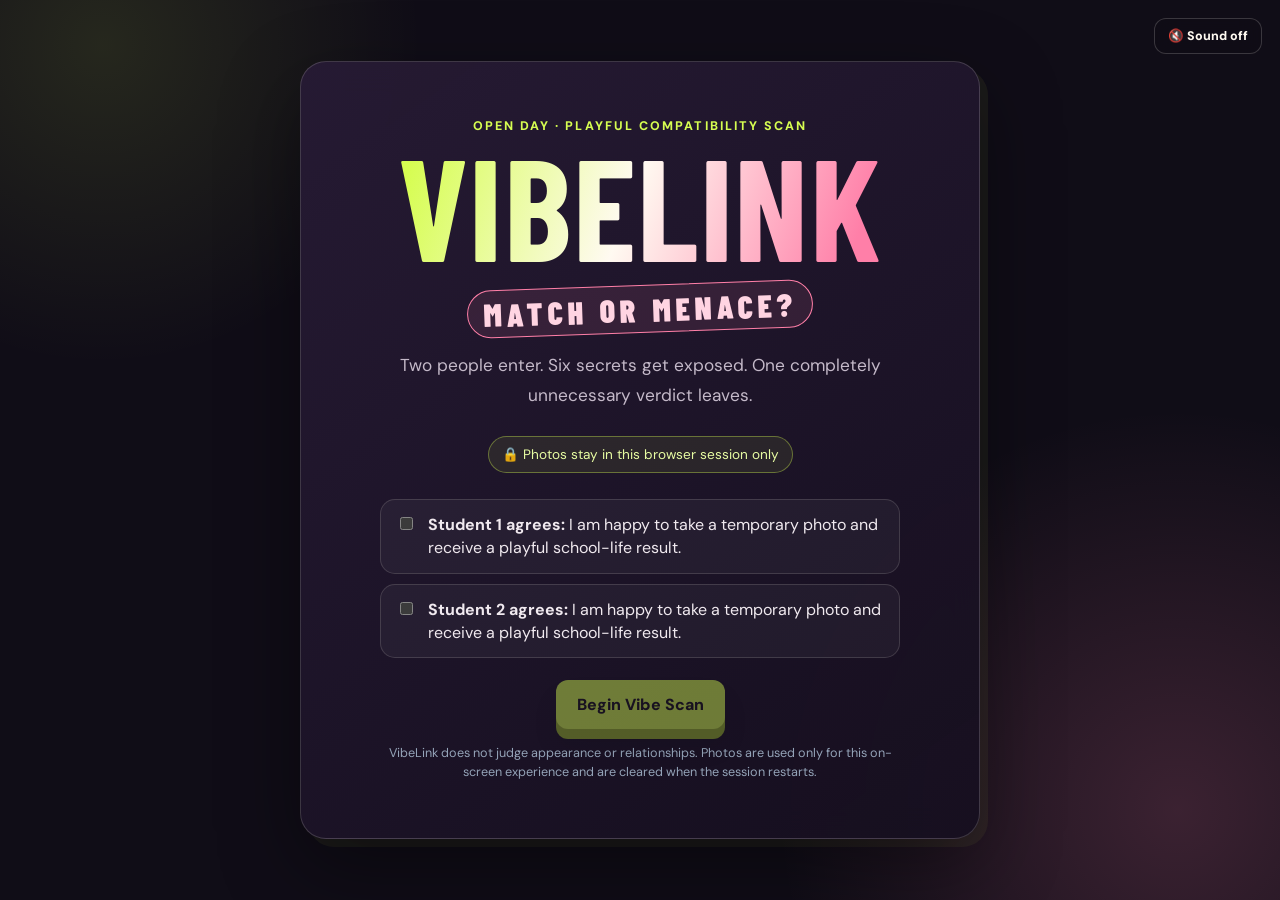
<file: VibeLink.html>
<!DOCTYPE html>
<html lang="en">
  <head>
    <meta charset="UTF-8" />
    <meta name="viewport" content="width=device-width, initial-scale=1.0" />
    <title>VibeLink — Open Day AI Lab</title>
    <style>
      @import url("https://fonts.googleapis.com/css2?family=Barlow+Condensed:wght@700;800;900&family=DM+Sans:wght@400;500;600;700;800&display=swap");

      :root {
        color-scheme: dark;
        --ink: #fffaf1;
        --muted: #c4b9c9;
        --panel: rgba(27, 18, 39, 0.9);
        --line: rgba(255, 250, 241, 0.18);
        --lime: #d6fd51;
        --pink: #ff7fa8;
        --cyan: #65e6e0;
        --plum: #1b1227;
      }

      * { box-sizing: border-box; }

      html,
      body {
        width: 100%;
        min-height: 100%;
        margin: 0;
        overflow: hidden;
        background:
          radial-gradient(circle at 8% 5%, rgba(214, 253, 81, 0.11), transparent 22%),
          radial-gradient(circle at 92% 90%, rgba(255, 127, 168, 0.18), transparent 28%),
          #100d17;
        color: var(--ink);
        font-family: "DM Sans", ui-sans-serif, sans-serif;
        font-synthesis: none;
      }

      button,
      input { font: inherit; }

      button {
        border: 1px solid transparent;
        border-radius: 12px;
        padding: 13px 20px;
        background: var(--lime);
        box-shadow: 0 10px 0 #9ab82e, 0 18px 28px rgba(0, 0, 0, 0.2);
        color: #17121d;
        font-weight: 800;
        cursor: pointer;
        transition: transform 0.18s ease, filter 0.18s ease, opacity 0.18s ease, box-shadow 0.18s ease;
      }

      button:hover:not(:disabled) {
        filter: brightness(1.12);
        transform: translateY(-3px) rotate(-1deg);
        box-shadow: 0 13px 0 #9ab82e, 0 22px 30px rgba(0, 0, 0, 0.25);
      }

      button:active:not(:disabled) { transform: translateY(3px); box-shadow: 0 5px 0 #9ab82e; }

      button:disabled {
        cursor: not-allowed;
        opacity: 0.45;
      }

      .secondary-button {
        border-color: rgba(255, 250, 241, 0.28);
        background: rgba(255, 250, 241, 0.07);
        box-shadow: none;
        color: var(--ink);
      }

      .app-shell {
        position: relative;
        width: 100vw;
        height: 100vh;
        overflow: auto;
      }

      .app-shell::before {
        position: fixed;
        inset: 0;
        z-index: -1;
        background-image: linear-gradient(rgba(255, 250, 241, 0.035) 1px, transparent 1px), linear-gradient(90deg, rgba(255, 250, 241, 0.035) 1px, transparent 1px);
        background-size: 44px 44px;
        content: "";
        mask-image: linear-gradient(to bottom, black, transparent 85%);
      }

      .screen {
        display: none;
        min-height: 100vh;
        padding: clamp(22px, 4vw, 52px);
        place-items: center;
      }

      .screen.active { display: grid; }

      .panel {
        width: min(1050px, 100%);
        border: 1px solid rgba(255, 250, 241, 0.16);
        border-radius: 26px;
        background: linear-gradient(145deg, rgba(39, 27, 52, 0.96), rgba(22, 15, 31, 0.94));
        box-shadow: 0 28px 80px rgba(0, 0, 0, 0.4), 8px 8px 0 rgba(214, 253, 81, 0.06);
        backdrop-filter: blur(16px);
      }

      .landing-panel {
        max-width: 680px;
        padding: clamp(28px, 6vw, 56px);
        text-align: center;
      }

      .eyebrow {
        margin: 0 0 10px;
        color: var(--lime);
        font-size: 0.78rem;
        font-weight: 800;
        letter-spacing: 0.13rem;
      }

      h1,
      h2,
      p { margin-top: 0; }

      h1 {
        margin-bottom: 16px;
        font-family: "Barlow Condensed", Impact, sans-serif;
        font-size: clamp(4.6rem, 14vw, 9rem);
        line-height: 0.85;
        letter-spacing: 0.01em;
        text-transform: uppercase;
      }

      .gradient-text {
        background: linear-gradient(110deg, var(--lime) 5%, #fffaf1 48%, var(--pink) 92%);
        -webkit-background-clip: text;
        background-clip: text;
        color: transparent;
      }

      .lead {
        margin: 0 auto;
        max-width: 560px;
        color: var(--muted);
        font-size: 1.08rem;
        line-height: 1.7;
      }

      .privacy-badge {
        display: inline-flex;
        gap: 8px;
        align-items: center;
        margin: 26px 0 18px;
        padding: 9px 13px;
        border: 1px solid rgba(214, 253, 81, 0.36);
        border-radius: 999px;
        background: rgba(214, 253, 81, 0.08);
        color: #e7fca3;
        font-size: 0.85rem;
      }

      .consent-list {
        display: grid;
        gap: 10px;
        margin: 8px auto 22px;
        max-width: 520px;
        text-align: left;
      }

      .consent-row {
        display: flex;
        gap: 12px;
        align-items: flex-start;
        padding: 13px 15px;
        border: 1px solid rgba(255, 250, 241, 0.14);
        border-radius: 15px;
        background: rgba(255, 250, 241, 0.045);
        color: #f0e9ef;
        line-height: 1.45;
      }

      .consent-row input { margin-top: 4px; accent-color: var(--lime); }

      .small-print {
        margin: 15px auto 0;
        max-width: 540px;
        color: #94a3b8;
        font-size: 0.79rem;
        line-height: 1.5;
      }

      .step-panel { padding: clamp(20px, 4vw, 36px); }

      .top-line {
        display: flex;
        justify-content: space-between;
        gap: 14px;
        align-items: center;
        margin-bottom: 20px;
        color: #c4b5fd;
        font-size: 0.84rem;
        font-weight: 800;
        letter-spacing: 0.08rem;
        text-transform: uppercase;
      }

      .capture-layout {
        display: grid;
        grid-template-columns: minmax(0, 1.3fr) minmax(250px, 0.7fr);
        gap: 24px;
        align-items: stretch;
      }

      .camera-card,
      .photo-summary,
      .question-card,
      .level-card,
      .result-card {
        border: 1px solid rgba(196, 181, 253, 0.23);
        border-radius: 22px;
        background: rgba(2, 6, 23, 0.4);
      }

      .camera-card {
        position: relative;
        min-height: min(55vh, 460px);
        overflow: hidden;
      }

      #cameraVideo {
        width: 100%;
        height: 100%;
        min-height: min(55vh, 460px);
        object-fit: cover;
        transform: scaleX(-1);
      }

      .camera-overlay {
        position: absolute;
        inset: 0;
        display: grid;
        place-items: center;
        pointer-events: none;
      }

      .face-guide {
        width: min(48%, 240px);
        aspect-ratio: 0.78;
        border: 2px solid rgba(103, 232, 249, 0.78);
        border-radius: 47%;
        box-shadow: 0 0 0 999px rgba(2, 6, 23, 0.16), 0 0 25px rgba(103, 232, 249, 0.36);
      }

      .camera-label {
        position: absolute;
        right: 14px;
        bottom: 14px;
        padding: 8px 11px;
        border: 1px solid rgba(103, 232, 249, 0.28);
        border-radius: 999px;
        background: rgba(2, 6, 23, 0.75);
        color: #cffafe;
        font-size: 0.78rem;
        font-weight: 700;
      }

      .photo-summary { padding: 20px; }

      .photo-summary h2,
      .question-card h2,
      .level-card h2,
      .result-card h2 { margin-bottom: 8px; }

      .photo-summary p,
      .question-card > p,
      .level-card > p { color: var(--muted); line-height: 1.55; }

      .photo-slots {
        display: grid;
        gap: 12px;
        margin: 18px 0;
      }

      .photo-slot {
        display: grid;
        grid-template-columns: 66px 1fr;
        gap: 12px;
        align-items: center;
        padding: 10px;
        border: 1px solid rgba(196, 181, 253, 0.16);
        border-radius: 16px;
        background: rgba(15, 23, 42, 0.52);
      }

      .photo-slot img,
      .mini-photo,
      .result-photo img {
        width: 100%;
        height: 100%;
        object-fit: cover;
      }

      .slot-image {
        width: 66px;
        height: 66px;
        overflow: hidden;
        border: 1px dashed rgba(196, 181, 253, 0.42);
        border-radius: 14px;
        background: linear-gradient(135deg, rgba(124, 58, 237, 0.18), rgba(236, 72, 153, 0.14));
      }

      .photo-slot strong { display: block; color: #f1f5f9; }
      .photo-slot span { color: #94a3b8; font-size: 0.83rem; }

      .capture-actions {
        display: flex;
        gap: 10px;
        flex-wrap: wrap;
        margin-top: 16px;
      }

      .question-shell,
      .level-shell { max-width: 760px; }

      .question-card,
      .level-card,
      .result-card { padding: clamp(24px, 5vw, 44px); text-align: center; }

      .player-pill {
        display: inline-block;
        margin-bottom: 16px;
        padding: 8px 12px;
        border: 1px solid rgba(103, 232, 249, 0.3);
        border-radius: 999px;
        background: rgba(8, 47, 73, 0.34);
        color: #cffafe;
        font-size: 0.8rem;
        font-weight: 800;
        letter-spacing: 0.08rem;
        text-transform: uppercase;
      }

      .question-card h2,
      .level-card h2 { font-size: clamp(1.8rem, 5vw, 3rem); }

      .choice-grid {
        display: grid;
        grid-template-columns: repeat(2, minmax(0, 1fr));
        gap: 11px;
        margin-top: 26px;
      }

      .choice-button,
      .level-button {
        min-height: 70px;
        border-color: rgba(196, 181, 253, 0.28);
        border-radius: 17px;
        background: rgba(15, 23, 42, 0.72);
        box-shadow: none;
        color: #e2e8f0;
        text-align: left;
      }

      .choice-button {
        position: relative;
        overflow: hidden;
        padding: 18px 20px;
        font-size: 1rem;
        line-height: 1.35;
        transition: transform 0.18s ease, border-color 0.18s ease, background 0.18s ease, box-shadow 0.18s ease;
        animation: choiceIn 0.35s ease both;
      }

      .choice-button:nth-child(2) { animation-delay: 0.04s; }
      .choice-button:nth-child(3) { animation-delay: 0.08s; }
      .choice-button:nth-child(4) { animation-delay: 0.12s; }
      .choice-button:nth-child(5) { animation-delay: 0.16s; }
      .choice-button:nth-child(6) { animation-delay: 0.2s; }

      @keyframes choiceIn {
        from { opacity: 0; transform: translateY(9px); }
        to { opacity: 1; transform: translateY(0); }
      }

      .choice-button:hover,
      .level-button:hover {
        border-color: var(--cyan);
        background: rgba(8, 47, 73, 0.54);
        box-shadow: 0 12px 24px rgba(8, 47, 73, 0.24);
        transform: translateY(-3px) rotate(-0.4deg);
      }

      .level-grid {
        display: grid;
        grid-template-columns: repeat(3, minmax(0, 1fr));
        gap: 12px;
        margin-top: 28px;
      }

      .level-button {
        min-height: 155px;
        text-align: center;
      }

      .level-button strong { display: block; margin-bottom: 8px; font-size: 1.12rem; }
      .level-button span { color: #cbd5e1; font-size: 0.86rem; line-height: 1.4; }

      .level-button.friendly { border-color: rgba(103, 232, 249, 0.42); }
      .level-button.spicy { border-color: rgba(244, 114, 182, 0.42); }
      .level-button.chaos { border-color: rgba(251, 191, 36, 0.42); }

      .scan-panel { max-width: 800px; padding: clamp(28px, 6vw, 55px); text-align: center; }

      .scanner-icon {
        display: grid;
        width: 100px;
        height: 100px;
        margin: 0 auto 24px;
        border: 2px solid var(--cyan);
        border-radius: 50%;
        place-items: center;
        box-shadow: 0 0 28px rgba(103, 232, 249, 0.42);
        color: var(--cyan);
        font-size: 2.5rem;
        animation: orbit 2s linear infinite;
      }

      @keyframes orbit { to { transform: rotate(360deg); } }

      .scan-panel h2 { margin-bottom: 8px; font-size: clamp(2rem, 7vw, 4rem); }
      .scan-panel > p { color: var(--muted); }

      .progress-track {
        height: 12px;
        margin: 26px 0 20px;
        overflow: hidden;
        border-radius: 999px;
        background: rgba(148, 163, 184, 0.16);
      }

      #scanProgress {
        width: 0;
        height: 100%;
        border-radius: inherit;
        background: linear-gradient(90deg, #67e8f9, #a78bfa, #f472b6);
        transition: width 0.16s linear;
      }

      .scan-readouts {
        display: grid;
        grid-template-columns: repeat(2, minmax(0, 1fr));
        gap: 10px;
        text-align: left;
      }

      .scan-readout {
        padding: 12px;
        border: 1px solid rgba(196, 181, 253, 0.18);
        border-radius: 14px;
        background: rgba(2, 6, 23, 0.34);
        color: #c4b5fd;
        font-size: 0.84rem;
      }

      .result-panel { max-width: 1000px; padding: clamp(24px, 5vw, 48px); text-align: center; }

      .result-photos {
        display: grid;
        grid-template-columns: repeat(2, minmax(120px, 190px));
        justify-content: center;
        gap: 16px;
        margin: 18px 0 22px;
      }

      .result-photo {
        aspect-ratio: 0.86;
        overflow: hidden;
        border: 2px solid rgba(196, 181, 253, 0.48);
        border-radius: 22px;
        box-shadow: 0 15px 35px rgba(0, 0, 0, 0.3);
      }

      .result-photo:nth-child(2) { border-color: rgba(103, 232, 249, 0.54); }

      .verdict {
        margin: 8px 0;
        font-size: clamp(2.3rem, 9vw, 5.5rem);
        font-weight: 950;
        letter-spacing: -0.07em;
      }

      .verdict.match { color: #a7f3d0; text-shadow: 0 0 28px rgba(52, 211, 153, 0.36); }
      .verdict.mix { color: #f9a8d4; text-shadow: 0 0 28px rgba(244, 114, 182, 0.34); }

      .score-number {
        margin: 0;
        background: linear-gradient(120deg, #67e8f9, #ddd6fe, #f9a8d4);
        -webkit-background-clip: text;
        background-clip: text;
        color: transparent;
        font-size: clamp(3.8rem, 14vw, 8rem);
        font-weight: 950;
        letter-spacing: -0.09em;
        line-height: 0.95;
      }

      .roast-copy {
        max-width: 700px;
        margin: 22px auto;
        color: #e2e8f0;
        font-size: clamp(1rem, 2.2vw, 1.24rem);
        line-height: 1.65;
      }

      .metric-grid {
        display: grid;
        grid-template-columns: repeat(3, minmax(0, 1fr));
        gap: 10px;
        margin: 22px 0;
      }

      .metric {
        padding: 14px 10px;
        border: 1px solid rgba(196, 181, 253, 0.2);
        border-radius: 15px;
        background: rgba(2, 6, 23, 0.34);
      }

      .metric span { display: block; color: #94a3b8; font-size: 0.76rem; }
      .metric strong { display: block; margin-top: 5px; color: #cffafe; font-size: 1.22rem; }

      .result-note { color: #94a3b8; font-size: 0.78rem; }
      .result-actions { display: flex; flex-wrap: wrap; justify-content: center; gap: 10px; }

      @media (max-width: 700px) {
        .screen { padding: 16px; }
        .capture-layout { grid-template-columns: 1fr; }
        .camera-card,
        #cameraVideo { min-height: 43vh; }
        .level-grid,
        .metric-grid { grid-template-columns: 1fr; }
        .choice-grid { grid-template-columns: 1fr; }
        .scan-readouts { grid-template-columns: 1fr; }
      }

      .top-line {
        color: var(--lime);
        font-size: 0.76rem;
      }

      .camera-card,
      .photo-summary,
      .question-card,
      .level-card,
      .result-card {
        border-color: rgba(255, 250, 241, 0.14);
        background: rgba(16, 11, 23, 0.56);
      }

      .camera-card {
        box-shadow: inset 0 0 0 1px rgba(101, 230, 224, 0.08);
      }

      .face-guide {
        border-color: var(--cyan);
        box-shadow: 0 0 0 999px rgba(16, 13, 23, 0.28), 0 0 25px rgba(101, 230, 224, 0.32);
      }

      .camera-label {
        border-color: rgba(101, 230, 224, 0.36);
        background: rgba(16, 13, 23, 0.82);
        color: #b8fffa;
      }

      .photo-summary h2,
      .question-card h2,
      .level-card h2,
      .result-card h2,
      .scan-panel h2 {
        font-family: "Barlow Condensed", Impact, sans-serif;
        letter-spacing: 0.015em;
        text-transform: uppercase;
      }

      .photo-slot,
      .metric,
      .scan-readout {
        border-color: rgba(255, 250, 241, 0.12);
        background: rgba(255, 250, 241, 0.045);
      }

      .slot-image {
        border-color: rgba(214, 253, 81, 0.34);
        background: linear-gradient(135deg, rgba(214, 253, 81, 0.12), rgba(255, 127, 168, 0.14));
      }

      .player-pill {
        border-color: rgba(214, 253, 81, 0.34);
        background: rgba(214, 253, 81, 0.08);
        color: #e7fca3;
      }

      .choice-button,
      .level-button {
        border-color: rgba(255, 250, 241, 0.16);
        background: rgba(255, 250, 241, 0.055);
        color: var(--ink);
      }

      .choice-button:hover,
      .level-button:hover {
        border-color: var(--lime);
        background: rgba(214, 253, 81, 0.1);
        box-shadow: 0 12px 24px rgba(0, 0, 0, 0.2);
      }

      .level-button.friendly { border-color: rgba(101, 230, 224, 0.42); }
      .level-button.spicy { border-color: rgba(255, 127, 168, 0.42); }
      .level-button.chaos { border-color: rgba(214, 253, 81, 0.42); }
      .level-button.friendly:hover { background: rgba(101, 230, 224, 0.1); }
      .level-button.spicy:hover { background: rgba(255, 127, 168, 0.1); }
      .level-button.chaos:hover { background: rgba(214, 253, 81, 0.1); }

      .scanner-icon {
        border-color: var(--lime);
        box-shadow: 0 0 28px rgba(214, 253, 81, 0.28);
        color: var(--lime);
      }

      #scanProgress {
        background: linear-gradient(90deg, var(--lime), var(--cyan), var(--pink));
      }

      .scan-readout { color: #e7fca3; }

      .result-photo {
        border-color: rgba(255, 250, 241, 0.44);
        box-shadow: 7px 7px 0 rgba(214, 253, 81, 0.12), 0 15px 35px rgba(0, 0, 0, 0.3);
      }

      .result-photo:nth-child(2) { border-color: rgba(101, 230, 224, 0.64); }

      .verdict {
        font-family: "Barlow Condensed", Impact, sans-serif;
        letter-spacing: 0.02em;
        text-transform: uppercase;
      }

      .verdict.match { color: var(--lime); text-shadow: 0 0 28px rgba(214, 253, 81, 0.26); }
      .verdict.mix { color: var(--pink); text-shadow: 0 0 28px rgba(255, 127, 168, 0.28); }

      .score-number {
        background: linear-gradient(120deg, var(--lime), #fffaf1 48%, var(--pink));
      }

      .metric strong { color: var(--cyan); }

      @media (max-width: 700px) {
        h1 { font-size: clamp(4.2rem, 23vw, 6.8rem); }
        .landing-panel { padding: 34px 22px 30px; }
        .result-actions button,
        .capture-actions button { width: 100%; }
      }

      /* VibeLink 2.0: quick-game presentation and staged reveal */
      .sound-toggle {
        position: fixed;
        top: 18px;
        right: 18px;
        z-index: 50;
        padding: 9px 13px;
        border-color: rgba(255, 250, 241, 0.18);
        background: rgba(16, 13, 23, 0.78);
        box-shadow: none;
        color: var(--ink);
        font-size: 0.78rem;
        backdrop-filter: blur(12px);
      }

      .sound-toggle:hover:not(:disabled) {
        transform: translateY(-1px);
        box-shadow: none;
      }

      .game-kicker {
        display: inline-block;
        margin: 3px 0 18px;
        padding: 7px 15px;
        border: 1px solid var(--pink);
        border-radius: 999px;
        background: rgba(255, 127, 168, 0.1);
        color: #ffd4e2;
        font-family: "Barlow Condensed", Impact, sans-serif;
        font-size: clamp(1.3rem, 4vw, 2rem);
        font-weight: 900;
        letter-spacing: 0.16em;
        line-height: 1;
        text-transform: uppercase;
        transform: rotate(-2deg);
      }

      .secret-progress {
        width: min(560px, 100%);
        margin: 0 auto 16px;
      }

      .secret-progress-top {
        display: flex;
        justify-content: space-between;
        margin-bottom: 8px;
        color: var(--muted);
        font-size: 0.78rem;
        font-weight: 800;
        letter-spacing: 0.08em;
        text-transform: uppercase;
      }

      .secret-track {
        height: 7px;
        overflow: hidden;
        border: 1px solid rgba(255, 250, 241, 0.14);
        border-radius: 999px;
        background: rgba(255, 250, 241, 0.06);
      }

      #secretProgressBar {
        width: 0;
        height: 100%;
        border-radius: inherit;
        background: linear-gradient(90deg, var(--lime), var(--cyan), var(--pink));
        transition: width 0.28s ease;
      }

      .answer-reaction {
        position: fixed;
        inset: 0;
        z-index: 45;
        display: grid;
        place-items: center;
        padding: 24px;
        pointer-events: none;
        opacity: 0;
        transition: opacity 0.12s ease;
      }

      .answer-reaction::before {
        position: absolute;
        inset: 0;
        background: rgba(16, 13, 23, 0.68);
        content: "";
        backdrop-filter: blur(4px);
      }

      .answer-reaction span {
        position: relative;
        padding: 14px 24px;
        border: 3px solid #17121d;
        background: var(--lime);
        box-shadow: 8px 8px 0 var(--pink);
        color: #17121d;
        font-family: "Barlow Condensed", Impact, sans-serif;
        font-size: clamp(2rem, 7vw, 5rem);
        font-weight: 900;
        letter-spacing: 0.03em;
        line-height: 0.94;
        text-align: center;
        text-transform: uppercase;
        transform: rotate(-3deg) scale(0.74);
        transition: transform 0.18s cubic-bezier(.2,.9,.25,1.3);
      }

      .answer-reaction.active { opacity: 1; }
      .answer-reaction.active span { transform: rotate(-3deg) scale(1); }

      .scan-panel {
        position: relative;
        overflow: hidden;
      }

      .scan-panel::before {
        position: absolute;
        inset: -40%;
        background: conic-gradient(from 90deg, transparent, rgba(101, 230, 224, 0.08), transparent 24%);
        content: "";
        animation: radarSweep 3.2s linear infinite;
      }

      .scan-content { position: relative; z-index: 1; }

      .scan-duo {
        display: grid;
        grid-template-columns: minmax(110px, 220px) minmax(90px, 1fr) minmax(110px, 220px);
        gap: clamp(10px, 3vw, 28px);
        align-items: center;
        width: min(760px, 100%);
        margin: 18px auto 22px;
      }

      .scan-photo-card {
        position: relative;
        aspect-ratio: 4 / 5;
        overflow: hidden;
        border: 8px solid #fffaf1;
        padding-bottom: 24px;
        background: #2a2035;
        box-shadow: 10px 12px 0 rgba(0, 0, 0, 0.28);
      }

      .scan-photo-card:first-child { transform: rotate(-5deg); }
      .scan-photo-card:last-child { transform: rotate(5deg); }
      .scan-photo-card img { width: 100%; height: 100%; object-fit: cover; }

      .scan-photo-card span {
        position: absolute;
        right: 0;
        bottom: 0;
        left: 0;
        min-height: 24px;
        padding-top: 4px;
        background: #fffaf1;
        color: #17121d;
        font-weight: 900;
        letter-spacing: 0.08em;
        text-align: center;
        text-transform: uppercase;
      }

      .connection-rig { display: grid; gap: 10px; place-items: center; }

      .connection-bolt {
        width: 100%;
        height: 5px;
        border-radius: 999px;
        background: linear-gradient(90deg, var(--lime), var(--cyan), var(--pink));
        box-shadow: 0 0 18px var(--cyan), 0 0 40px rgba(255, 127, 168, 0.4);
        animation: connectionPulse 0.8s ease-in-out infinite alternate;
      }

      .connection-rig strong {
        color: var(--cyan);
        font-family: "Barlow Condensed", Impact, sans-serif;
        font-size: clamp(1.4rem, 4vw, 2.4rem);
        letter-spacing: 0.08em;
        text-transform: uppercase;
      }

      .scan-readout.done {
        border-color: rgba(214, 253, 81, 0.5);
        background: rgba(214, 253, 81, 0.1);
        color: var(--lime);
        transform: translateY(-2px);
      }

      .scan-countdown {
        position: absolute;
        inset: 0;
        z-index: 10;
        display: grid;
        place-items: center;
        background: rgba(16, 13, 23, 0.9);
        opacity: 0;
        pointer-events: none;
        transition: opacity 0.18s ease;
      }

      .scan-countdown.active { opacity: 1; }

      .scan-countdown span {
        color: var(--lime);
        font-family: "Barlow Condensed", Impact, sans-serif;
        font-size: min(42vw, 18rem);
        font-weight: 900;
        line-height: 0.8;
        text-shadow: 10px 10px 0 var(--pink), 0 0 70px rgba(214, 253, 81, 0.45);
        animation: countdownHit 0.5s cubic-bezier(.2,.8,.2,1);
      }

      .result-panel {
        position: relative;
        overflow: hidden;
        padding: clamp(24px, 5vw, 48px);
      }

      .result-panel::after {
        position: absolute;
        inset: auto -8% 8% -8%;
        z-index: 0;
        height: 54px;
        border-top: 2px solid #17121d;
        border-bottom: 2px solid #17121d;
        background: repeating-linear-gradient(-45deg, var(--lime) 0 16px, #17121d 16px 32px);
        content: "";
        opacity: 0.11;
        transform: rotate(-3deg);
      }

      .result-panel > * { position: relative; z-index: 2; }
      .result-panel[data-band="high"] { box-shadow: 0 28px 90px rgba(214, 253, 81, 0.16), 8px 8px 0 rgba(214, 253, 81, 0.12); }
      .result-panel[data-band="mid"] { box-shadow: 0 28px 90px rgba(101, 230, 224, 0.14), 8px 8px 0 rgba(101, 230, 224, 0.1); }
      .result-panel[data-band="low"] { box-shadow: 0 28px 90px rgba(255, 127, 168, 0.14), 8px 8px 0 rgba(255, 127, 168, 0.1); }

      .reveal-stage {
        opacity: 0;
        transform: translateY(24px) scale(0.94);
        transition: opacity 0.38s ease, transform 0.48s cubic-bezier(.2,.9,.25,1.2);
      }

      .reveal-stage.revealed { opacity: 1; transform: translateY(0) scale(1); }

      .result-photos.reveal-stage.revealed .result-photo:first-child { animation: cardSlamLeft 0.55s cubic-bezier(.2,.9,.2,1.2) both; }
      .result-photos.reveal-stage.revealed .result-photo:last-child { animation: cardSlamRight 0.55s 0.08s cubic-bezier(.2,.9,.2,1.2) both; }

      .verdict {
        display: inline-block;
        margin: 12px auto 6px;
        padding: 7px 16px;
        border: 4px solid currentColor;
        background: rgba(16, 13, 23, 0.88);
        font-size: clamp(2rem, 7vw, 4.6rem);
        transform: rotate(-3deg);
      }

      .verdict.high { color: var(--lime); }
      .verdict.mid { color: var(--cyan); }
      .verdict.low { color: var(--pink); }
      .verdict.chaotic { color: #ffc857; }

      .score-wrap { margin: 4px 0 14px; text-align: center; }
      .score-number { margin: 0; font-size: clamp(5rem, 16vw, 10rem); line-height: 0.82; }
      .score-caption { color: var(--muted); font-size: 0.76rem; font-weight: 800; letter-spacing: 0.16em; text-transform: uppercase; }

      .receipt-grid {
        display: grid;
        grid-template-columns: repeat(2, minmax(0, 1fr));
        gap: 12px;
        width: min(800px, 100%);
        margin: 20px auto;
      }

      .receipt {
        position: relative;
        min-height: 128px;
        padding: 19px;
        border: 1px solid rgba(255, 250, 241, 0.18);
        border-radius: 16px;
        background: rgba(255, 250, 241, 0.055);
        text-align: left;
      }

      .receipt:first-child { transform: rotate(-1deg); }
      .receipt:last-child { transform: rotate(1deg); }

      .receipt-tag {
        display: inline-block;
        margin-bottom: 9px;
        color: var(--lime);
        font-size: 0.68rem;
        font-weight: 900;
        letter-spacing: 0.13em;
        text-transform: uppercase;
      }

      .receipt strong {
        display: block;
        color: var(--ink);
        font-size: 1rem;
        line-height: 1.45;
      }

      .roast-copy {
        max-width: 760px;
        margin: 18px auto;
        color: #fffaf1;
        font-size: clamp(1.05rem, 2.3vw, 1.38rem);
        font-weight: 700;
        line-height: 1.5;
      }

      .confetti-layer { position: absolute; inset: 0; z-index: 9; overflow: hidden; pointer-events: none; }

      .confetti-piece {
        position: absolute;
        top: -8%;
        width: 9px;
        height: 18px;
        border-radius: 2px;
        animation: confettiFall var(--fall-time) linear forwards;
      }

      .impact-shake { animation: screenShake 0.42s linear; }
      .glitch-hit { animation: glitchHit 0.42s steps(2, end); }

      @keyframes radarSweep { to { transform: rotate(360deg); } }
      @keyframes connectionPulse { from { opacity: 0.45; transform: scaleX(0.82); } to { opacity: 1; transform: scaleX(1.04); } }
      @keyframes countdownHit { from { opacity: 0; transform: scale(2.2) rotate(8deg); } to { opacity: 1; transform: scale(1) rotate(-2deg); } }
      @keyframes cardSlamLeft { from { opacity: 0; transform: translate(-45vw, -8vh) rotate(-24deg) scale(1.25); } to { opacity: 1; transform: rotate(-4deg) scale(1); } }
      @keyframes cardSlamRight { from { opacity: 0; transform: translate(45vw, -8vh) rotate(24deg) scale(1.25); } to { opacity: 1; transform: rotate(4deg) scale(1); } }
      @keyframes confettiFall { to { transform: translate3d(var(--drift), 115vh, 0) rotate(780deg); } }
      @keyframes screenShake { 0%,100% { transform: translate(0); } 20% { transform: translate(-7px, 3px); } 40% { transform: translate(6px, -3px); } 60% { transform: translate(-4px, -2px); } 80% { transform: translate(4px, 3px); } }
      @keyframes glitchHit { 0%,100% { filter: none; } 25% { filter: hue-rotate(80deg) contrast(1.5); transform: translateX(5px); } 50% { filter: hue-rotate(-70deg) saturate(1.8); transform: translateX(-5px); } }

      @media (max-width: 700px) {
        .sound-toggle { top: 10px; right: 10px; }
        .scan-duo { grid-template-columns: minmax(88px, 1fr) 64px minmax(88px, 1fr); }
        .scan-photo-card { border-width: 5px; padding-bottom: 22px; }
        .connection-rig strong { font-size: 1rem; }
        .receipt-grid { grid-template-columns: 1fr; }
        .result-panel { padding: 24px 16px; }
      }

      @media (prefers-reduced-motion: reduce) {
        *, *::before, *::after { scroll-behavior: auto !important; animation-duration: 0.01ms !important; animation-iteration-count: 1 !important; transition-duration: 0.01ms !important; }
      }
    </style>
  </head>

  <body>
    <button id="soundToggle" class="sound-toggle" type="button" aria-pressed="false">🔇 Sound off</button>
    <main class="app-shell">
      <section id="welcomeScreen" class="screen active">
        <div class="panel landing-panel">
          <p class="eyebrow">OPEN DAY · PLAYFUL COMPATIBILITY SCAN</p>
          <h1><span class="gradient-text">VibeLink</span></h1>
          <div class="game-kicker">Match or Menace?</div>
          <p class="lead">Two people enter. Six secrets get exposed. One completely unnecessary verdict leaves.</p>
          <div class="privacy-badge">🔒 Photos stay in this browser session only</div>
          <div class="consent-list">
            <label class="consent-row"><input id="consentOne" type="checkbox" /> <span><strong>Student 1 agrees:</strong> I am happy to take a temporary photo and receive a playful school-life result.</span></label>
            <label class="consent-row"><input id="consentTwo" type="checkbox" /> <span><strong>Student 2 agrees:</strong> I am happy to take a temporary photo and receive a playful school-life result.</span></label>
          </div>
          <button id="consentButton" disabled>Begin Vibe Scan</button>
          <p class="small-print">VibeLink does not judge appearance or relationships. Photos are used only for this on-screen experience and are cleared when the session restarts.</p>
        </div>
      </section>

      <section id="captureScreen" class="screen">
        <div class="panel step-panel">
          <div class="top-line"><span>Step 1 · Temporary photos</span><span id="captureStep">Player 1</span></div>
          <div class="capture-layout">
            <div class="camera-card">
              <video id="cameraVideo" autoplay playsinline></video>
              <div class="camera-overlay"><div class="face-guide"></div></div>
              <div class="camera-label">Camera ready</div>
            </div>
            <aside class="photo-summary">
              <h2 id="captureHeading">Player 1, strike a vibe.</h2>
              <p id="captureCopy">Stand in the guide, look at the camera, and take your temporary profile photo.</p>
              <div class="photo-slots">
                <div class="photo-slot"><div class="slot-image"><img id="photoOnePreview" alt="Player 1 preview" /></div><div><strong>Player 1</strong><span id="photoOneStatus">Waiting for photo</span></div></div>
                <div class="photo-slot"><div class="slot-image"><img id="photoTwoPreview" alt="Player 2 preview" /></div><div><strong>Player 2</strong><span id="photoTwoStatus">Waiting for photo</span></div></div>
              </div>
              <div class="capture-actions">
                <button id="captureButton">Take Player 1's Photo</button>
                <button id="continueCaptureButton" class="secondary-button" disabled>Player 2 is next</button>
              </div>
              <p class="small-print">No image is uploaded or saved to a database.</p>
            </aside>
          </div>
        </div>
      </section>

      <section id="questionScreen" class="screen">
        <div class="panel question-shell">
          <div class="secret-progress">
            <div class="secret-progress-top"><span>Secret collection</span><span id="secretProgressLabel">0 / 6 exposed</span></div>
            <div class="secret-track"><div id="secretProgressBar"></div></div>
          </div>
          <div class="question-card">
            <div id="questionPlayer" class="player-pill">Player 1 · Question 1 of 3</div>
            <h2 id="questionPrompt"></h2>
            <p>Choose your most honest answer. Your dignity is optional; your vibe is not.</p>
            <div id="choiceGrid" class="choice-grid"></div>
          </div>
        </div>
      </section>

      <section id="roastScreen" class="screen">
        <div class="panel level-shell">
          <div class="level-card">
            <p class="eyebrow">FINAL SETTING</p>
            <h2>Choose the vibe level.</h2>
            <p>Chaos makes the presentation bigger—not the roast meaner.</p>
            <div class="level-grid">
              <button class="level-button friendly" data-level="friendly"><strong>😊 Friendly</strong><span>Safe, positive, and school-approved.</span></button>
              <button class="level-button spicy" data-level="spicy"><strong>🌶️ Spicy</strong><span>A little embarrassing, never personal.</span></button>
              <button class="level-button chaos" data-level="chaos"><strong>⚡ Chaos</strong><span>Maximum drama. Same safety rules.</span></button>
            </div>
          </div>
        </div>
      </section>

      <section id="scanScreen" class="screen">
        <div class="panel scan-panel">
          <div class="scan-content">
            <p class="eyebrow">VIBELINK ENGINE · ABSOLUTELY OVERTHINKING THIS</p>
            <h2>Do not move. The drama is loading.</h2>
            <div class="scan-duo">
              <div class="scan-photo-card"><img id="scanPhotoOne" alt="Player 1 scan photo" /><span>Player 1</span></div>
              <div class="connection-rig"><strong>Vibe link</strong><div class="connection-bolt"></div><strong id="scanPercent">0%</strong></div>
              <div class="scan-photo-card"><img id="scanPhotoTwo" alt="Player 2 scan photo" /><span>Player 2</span></div>
            </div>
            <p id="scanMessage">Warming up the suspicious-choice detector.</p>
            <div class="progress-track"><div id="scanProgress"></div></div>
            <div class="scan-readouts">
              <div class="scan-readout" id="readoutOne">Checking shared alibis...</div>
              <div class="scan-readout" id="readoutTwo">Auditing group-project behaviour...</div>
              <div class="scan-readout" id="readoutThree">Locating the chaos source...</div>
              <div class="scan-readout" id="readoutFour">Preparing the final receipt...</div>
            </div>
          </div>
          <div id="scanCountdown" class="scan-countdown" aria-live="polite"><span>3</span></div>
        </div>
      </section>

      <section id="resultScreen" class="screen">
        <div id="resultPanel" class="panel result-panel">
          <div id="confettiLayer" class="confetti-layer" aria-hidden="true"></div>
          <p class="eyebrow">VIBELINK REPORT COMPLETE</p>
          <div id="resultPhotos" class="result-photos reveal-stage">
            <div class="result-photo"><img id="resultPhotoOne" alt="Player 1 captured photo" /></div>
            <div class="result-photo"><img id="resultPhotoTwo" alt="Player 2 captured photo" /></div>
          </div>
          <div id="scoreWrap" class="score-wrap reveal-stage"><p id="scoreNumber" class="score-number">0%</p><span class="score-caption">Vibe compatibility — scientifically questionable</span></div>
          <div id="verdict" class="verdict reveal-stage"></div>
          <div id="receiptGrid" class="receipt-grid reveal-stage"></div>
          <p id="roastCopy" class="roast-copy reveal-stage"></p>
          <div id="resultActions" class="result-actions reveal-stage">
            <button id="collectStampButton" class="secondary-button">Collect QuestPass Stamp &amp; Return</button>
            <button id="restartButton">Start a New Vibe Scan</button>
          </div>
          <p id="resultNote" class="result-note reveal-stage">For entertainment only · Score is based on the choices made in this session, never appearance.</p>
        </div>
      </section>
    </main>

    <div id="answerReaction" class="answer-reaction" aria-live="polite"><span></span></div>

    <canvas id="captureCanvas" hidden></canvas>

    <script>
      const questions = [
        {
          id: 'mission',
          prompt: 'Okay, be honest: why are you really here?',
          options: [
            ['food', 'I heard there might be free food 🍕'],
            ['romance', 'Looking for a cute meet-cute 💘'],
            ['ex', 'Trying to find my ex (for closure) 🕵️'],
            ['usp', 'Enjoying USP and looking mysterious ✨'],
            ['vibes', 'Just here for the vibes 🪩'],
            ['lost', "I don't know why I'm here LOL 🫠"],
          ],
        },
        {
          id: 'path',
          prompt: 'What is your current side quest?',
          options: [
            ['career', 'Pretend I have my life together 📚'],
            ['society', 'Find my people and join something 🎉'],
            ['content', 'Get a good story out of today 📸'],
            ['escape', 'Avoid eye contact and explore quietly 🫣'],
          ],
        },
        {
          id: 'team',
          prompt: 'If the vibes get awkward, you will...',
          options: [
            ['organiser', 'Take charge and save the day 🫡'],
            ['ideas', 'Say something random but useful 💡'],
            ['lastminute', 'Disappear and return with snacks 🍟'],
            ['calm', 'Smile politely and trust the universe 😌'],
          ],
        },
      ];

      const roastTemplates = {
        friendly: {
          high: [
            'Same mission, similar energy, and a suspiciously high chance that both of you have an unfinished assignment somewhere.',
            'VibeLink found strong teamwork potential. Keep this pairing away from group projects unless you want the whole class to look organised.',
          ],
          mid: [
            'Different routes, compatible energy. One of you brings the plan; the other makes sure the plan is not boring.',
            'The connection is there. It may require snacks, a shared playlist, and at least one reminder about the deadline.',
          ],
          low: [
            'Two very different Open Day strategies, one shared ability to make the experience more interesting.',
            'The vibes took separate buses, but both still arrived at the same Open Day. That counts for something.',
          ],
        },
        spicy: {
          high: [
            'Dangerous combination: matching energy, matching confidence, and probably matching excuses when the assignment is due.',
            'VibeLink recommends adult supervision near group projects. This pairing may accidentally start a club before lunch.',
          ],
          mid: [
            'Potential detected. One of you has the plan; the other has already asked where the free food is. Balanced teamwork.',
            'Connection loading... communication update recommended, but the vibes are definitely trying their best.',
          ],
          low: [
            'Connection failed successfully. One came to plan the future; the other appears to be running a snack-location algorithm.',
            'Different uniforms, different strategies, same impressive confidence. The universe is confused but entertained.',
          ],
        },
        chaos: {
          high: [
            'SYSTEM WARNING: Vibe levels are synchronised. Keep this duo away from a group project unless the deadline enjoys chaos.',
            'Match confirmed. The confidence is loud, the plans are ambitious, and the unfinished assignments are already nervous.',
          ],
          mid: [
            'VibeLink has detected a manageable amount of chaos. This alliance may work, provided someone remembers the deadline exists.',
            'Compatibility stable. The friendship update is installing; please do not unplug the snack supply.',
          ],
          low: [
            'VIBE SERVER REPORT: beautiful mismatch detected. One brings the schedule, one brings mystery. Somehow, it works.',
            'Different frequencies, same Open Day. Connection may be chaotic, but at least nobody will be bored.',
          ],
        },
      };

      const reactionCopy = {
        food: ['SNACK RADAR CONFIRMED', 'FREE FOOD HAS ENTERED THE CHAT'],
        romance: ['MAIN-CHARACTER INTENTIONS', 'MEET-CUTE MODE ACTIVATED'],
        ex: ['DETECTIVE BEHAVIOUR DETECTED', 'THE ALIBI IS WEAK'],
        usp: ['MYSTERIOUS FOR NO REASON', 'CAMPUS AURA: MAXIMUM'],
        vibes: ['ZERO PLAN. ELITE CONFIDENCE.', 'JUST VIBES? SUSPICIOUS.'],
        lost: ['NO PLAN FOUND', 'HONESTY LEVEL: UNCOMFORTABLE'],
        career: ['FUTURE LOADING... MAYBE', 'RESPONSIBLE ANSWER DETECTED'],
        society: ['SOCIAL BATTERY AT 94%', 'NEW CREW SEARCH ACTIVE'],
        content: ['CAMERA ROLL IN DANGER', 'CONTENT CREATOR ALIBI'],
        escape: ['STEALTH MODE ACTIVATED', 'EYE CONTACT HAS LEFT THE CHAT'],
        organiser: ['GROUP PROJECT CAPTAIN', 'CONTROL ISSUES? PRODUCTIVE.'],
        ideas: ['ONE IDEA AWAY FROM CHAOS', 'BRAINSTORM WARNING'],
        lastminute: ['SNACK-BASED LEADERSHIP', 'DEADLINE? NEVER HEARD OF IT.'],
        calm: ['UNBOTHERED. POSSIBLY TOO CALM.', 'TRUSTING THE UNIVERSE AGAIN'],
      };

      const verdictCopy = {
        high: ['DANGEROUSLY COMPATIBLE', 'CERTIFIED CHAOS DUO', 'MATCHING ENERGY DETECTED', 'PLOT ARMOUR ACTIVATED'],
        mid: ['POTENTIAL DETECTED', 'PLOT-TWIST PAIRING', 'FRIENDS UNDER INVESTIGATION', 'UNEXPECTEDLY OPERATIONAL'],
        low: ['DIFFERENT PLANETS', 'CONNECTION FAILED SUCCESSFULLY', 'PARALLEL UNIVERSES', 'VIBE WI-FI UNSTABLE'],
      };

      const missionReceipt = {
        food: 'Both followed the snack signal. Romance has serious competition.',
        romance: 'Both arrived expecting a meet-cute. Confidence level: cinema.',
        ex: 'Mutual detective behaviour detected. Nobody is beating the allegations.',
        usp: 'Two mysterious campus characters. No explanation was provided.',
        vibes: 'No plan. Maximum confidence. Respectfully dangerous.',
        lost: 'Neither knows why they are here. Somehow, that is the strongest plot.',
      };

      const missionNames = {
        food: 'a snack hunter', romance: 'a meet-cute believer', ex: 'a part-time detective',
        usp: 'a campus main character', vibes: 'pure vibes', lost: 'a beautifully lost tourist',
      };

      const teamReceipt = {
        organiser: 'Two captains, one group project. A power struggle is already typing...',
        ideas: 'The idea count is high. The finished-work count remains classified.',
        lastminute: 'Both disappeared and returned with snacks. Leadership, apparently.',
        calm: 'Nobody panicked. Nobody made a plan either. Impressive balance.',
      };

      const teamActions = {
        organiser: 'take control', ideas: 'invent a suspicious solution',
        lastminute: 'vanish and return with snacks', calm: 'smile and trust the universe',
      };

      const screens = [...document.querySelectorAll('.screen')];
      const consentOne = document.getElementById('consentOne');
      const consentTwo = document.getElementById('consentTwo');
      const consentButton = document.getElementById('consentButton');
      const cameraVideo = document.getElementById('cameraVideo');
      const captureCanvas = document.getElementById('captureCanvas');
      const captureButton = document.getElementById('captureButton');
      const continueCaptureButton = document.getElementById('continueCaptureButton');
      const captureHeading = document.getElementById('captureHeading');
      const captureCopy = document.getElementById('captureCopy');
      const captureStep = document.getElementById('captureStep');
      const photoOnePreview = document.getElementById('photoOnePreview');
      const photoTwoPreview = document.getElementById('photoTwoPreview');
      const photoOneStatus = document.getElementById('photoOneStatus');
      const photoTwoStatus = document.getElementById('photoTwoStatus');
      const questionPlayer = document.getElementById('questionPlayer');
      const questionPrompt = document.getElementById('questionPrompt');
      const choiceGrid = document.getElementById('choiceGrid');
      const secretProgressLabel = document.getElementById('secretProgressLabel');
      const secretProgressBar = document.getElementById('secretProgressBar');
      const answerReaction = document.getElementById('answerReaction');
      const scanProgress = document.getElementById('scanProgress');
      const scanMessage = document.getElementById('scanMessage');
      const scanPercent = document.getElementById('scanPercent');
      const scanPhotoOne = document.getElementById('scanPhotoOne');
      const scanPhotoTwo = document.getElementById('scanPhotoTwo');
      const scanCountdown = document.getElementById('scanCountdown');
      const scanReadouts = [...document.querySelectorAll('.scan-readout')];
      const resultPhotoOne = document.getElementById('resultPhotoOne');
      const resultPhotoTwo = document.getElementById('resultPhotoTwo');
      const resultPanel = document.getElementById('resultPanel');
      const resultPhotos = document.getElementById('resultPhotos');
      const scoreWrap = document.getElementById('scoreWrap');
      const verdictEl = document.getElementById('verdict');
      const scoreNumber = document.getElementById('scoreNumber');
      const roastCopy = document.getElementById('roastCopy');
      const receiptGrid = document.getElementById('receiptGrid');
      const resultActions = document.getElementById('resultActions');
      const resultNote = document.getElementById('resultNote');
      const confettiLayer = document.getElementById('confettiLayer');
      const soundToggle = document.getElementById('soundToggle');
      const collectStampButton = document.getElementById('collectStampButton');
      const restartButton = document.getElementById('restartButton');

      let stream = null;
      let photoTurn = 0;
      let questionPlayerIndex = 0;
      let questionIndex = 0;
      let photos = [null, null];
      let answers = [{}, {}];
      let roastLevel = 'friendly';
      let answerLocked = false;
      let runToken = 0;
      let soundEnabled = false;
      let audioContext = null;

      const reducedMotion = window.matchMedia('(prefers-reduced-motion: reduce)').matches;
      const wait = (milliseconds) => new Promise((resolve) => window.setTimeout(resolve, reducedMotion ? 12 : milliseconds));
      const pick = (items) => items[Math.floor(Math.random() * items.length)];

      function showScreen(id) {
        screens.forEach((screen) => screen.classList.toggle('active', screen.id === id));
        document.querySelector('.app-shell').scrollTo({ top: 0, behavior: 'auto' });
      }

      function playTone(frequency = 440, duration = 0.08, type = 'sine', volume = 0.035) {
        if (!soundEnabled) return;
        try {
          audioContext ||= new (window.AudioContext || window.webkitAudioContext)();
          const oscillator = audioContext.createOscillator();
          const gain = audioContext.createGain();
          oscillator.type = type;
          oscillator.frequency.value = frequency;
          gain.gain.setValueAtTime(volume, audioContext.currentTime);
          gain.gain.exponentialRampToValueAtTime(0.0001, audioContext.currentTime + duration);
          oscillator.connect(gain);
          gain.connect(audioContext.destination);
          oscillator.start();
          oscillator.stop(audioContext.currentTime + duration);
        } catch (_) {
          soundEnabled = false;
          soundToggle.innerText = '🔇 Sound off';
          soundToggle.setAttribute('aria-pressed', 'false');
        }
      }

      function impact(className = 'impact-shake') {
        document.body.classList.remove('impact-shake', 'glitch-hit');
        void document.body.offsetWidth;
        document.body.classList.add(className);
        window.setTimeout(() => document.body.classList.remove(className), 500);
      }

      function updateSecretProgress() {
        const total = questions.length * 2;
        const completed = questionPlayerIndex * questions.length + questionIndex;
        secretProgressLabel.innerText = `${completed} / ${total} exposed`;
        secretProgressBar.style.width = `${(completed / total) * 100}%`;
      }

      async function flashReaction(value) {
        const reaction = pick(reactionCopy[value] || ['SUSPICIOUS CHOICE']);
        answerReaction.querySelector('span').innerText = reaction;
        answerReaction.classList.add('active');
        playTone(540, 0.08, 'square', 0.025);
        impact();
        await wait(430);
        answerReaction.classList.remove('active');
        await wait(90);
      }

      function updateConsentButton() {
        consentButton.disabled = !(consentOne.checked && consentTwo.checked);
      }

      async function startCamera() {
        if (stream) return;
        try {
          stream = await navigator.mediaDevices.getUserMedia({
            video: { facingMode: 'user', width: { ideal: 640 }, height: { ideal: 480 } },
            audio: false,
          });
          cameraVideo.srcObject = stream;
          await cameraVideo.play();
        } catch (error) {
          captureHeading.innerText = 'Camera access is needed for VibeLink.';
          captureCopy.innerText = `Please allow camera access, then try again. (${error.message})`;
          captureButton.disabled = true;
        }
      }

      function stopCamera() {
        if (stream) {
          stream.getTracks().forEach((track) => track.stop());
          stream = null;
        }
        cameraVideo.srcObject = null;
      }

      function updateCaptureUI() {
        const player = photoTurn + 1;
        captureStep.innerText = `Player ${player}`;
        captureHeading.innerText = photos[photoTurn]
          ? `Player ${player}, looking good.`
          : `Player ${player}, strike a vibe.`;
        captureCopy.innerText = photos[photoTurn]
          ? 'Happy with this temporary photo? Continue when the next player is ready.'
          : 'Stand in the guide, look at the camera, and take your temporary profile photo.';
        captureButton.innerText = photos[photoTurn] ? `Retake Player ${player}'s Photo` : `Take Player ${player}'s Photo`;
        continueCaptureButton.disabled = !photos[photoTurn];
        continueCaptureButton.innerText = photoTurn === 0 ? 'Player 2 is next' : 'Continue to Questions';
      }

      function capturePhoto() {
        if (!cameraVideo.videoWidth) return;
        captureCanvas.width = cameraVideo.videoWidth;
        captureCanvas.height = cameraVideo.videoHeight;
        const context = captureCanvas.getContext('2d');
        context.save();
        context.translate(captureCanvas.width, 0);
        context.scale(-1, 1);
        context.drawImage(cameraVideo, 0, 0);
        context.restore();
        photos[photoTurn] = captureCanvas.toDataURL('image/jpeg', 0.86);

        const preview = photoTurn === 0 ? photoOnePreview : photoTwoPreview;
        const status = photoTurn === 0 ? photoOneStatus : photoTwoStatus;
        preview.src = photos[photoTurn];
        status.innerText = 'Photo captured ✓';
        playTone(760, 0.06, 'square', 0.025);
        impact();
        updateCaptureUI();
      }

      function renderQuestion() {
        const question = questions[questionIndex];
        questionPlayer.innerText = `Player ${questionPlayerIndex + 1} · Question ${questionIndex + 1} of ${questions.length}`;
        questionPrompt.innerText = question.prompt;
        updateSecretProgress();
        choiceGrid.innerHTML = '';
        question.options.forEach(([value, label]) => {
          const button = document.createElement('button');
          button.className = 'choice-button';
          button.innerText = label;
          button.addEventListener('click', () => chooseAnswer(question.id, value));
          choiceGrid.appendChild(button);
        });
      }

      async function chooseAnswer(questionId, value) {
        if (answerLocked) return;
        answerLocked = true;
        [...choiceGrid.querySelectorAll('button')].forEach((button) => { button.disabled = true; });
        answers[questionPlayerIndex][questionId] = value;
        questionIndex++;
        updateSecretProgress();
        await flashReaction(value);
        if (questionIndex < questions.length) {
          renderQuestion();
          answerLocked = false;
          return;
        }
        if (questionPlayerIndex === 0) {
          questionPlayerIndex = 1;
          questionIndex = 0;
          renderQuestion();
          answerLocked = false;
          return;
        }
        secretProgressLabel.innerText = `${questions.length * 2} / ${questions.length * 2} exposed`;
        secretProgressBar.style.width = '100%';
        showScreen('roastScreen');
        answerLocked = false;
      }

      function calculateResult() {
        const first = answers[0];
        const second = answers[1];
        let matches = 0;
        questions.forEach((question) => {
          if (first[question.id] === second[question.id]) matches++;
        });

        let score = 36 + matches * 17 + Math.floor(Math.random() * 13);
        if (first.team !== second.team) score += 5;
        if (first.mission === 'food' && second.mission === 'food') score += 6;
        score = Math.max(16, Math.min(96, score));

        const band = score >= 75 ? 'high' : score >= 48 ? 'mid' : 'low';
        const roast = pick(roastTemplates[roastLevel][band]);
        const missionEvidence = first.mission === second.mission
          ? missionReceipt[first.mission]
          : `Player 1 showed up as ${missionNames[first.mission]}; Player 2 showed up as ${missionNames[second.mission]}. The plot immediately lost adult supervision.`;

        const teamEvidence = first.team === second.team
          ? teamReceipt[first.team]
          : `When things get awkward, one will ${teamActions[first.team]}; the other will ${teamActions[second.team]}. Weirdly balanced.`;

        const pathMatch = first.path === second.path
          ? 'Their side quests match. This is either teamwork or a highly organised coincidence.'
          : 'Different side quests detected. At least they will never fight over the same excuse.';

        return {
          score,
          roast,
          band,
          verdict: pick(verdictCopy[band]),
          verdictClass: roastLevel === 'chaos' && band !== 'low' ? 'chaotic' : band,
          receipts: [
            ['RECEIPT 01 · THE ALIBI', missionEvidence],
            ['RECEIPT 02 · CHAOS REPORT', `${teamEvidence} ${pathMatch}`],
          ],
        };
      }

      async function runScan() {
        const token = ++runToken;
        const result = calculateResult();
        showScreen('scanScreen');
        scanPhotoOne.src = photos[0];
        scanPhotoTwo.src = photos[1];
        scanProgress.style.width = '0%';
        scanPercent.innerText = '0%';
        scanReadouts.forEach((readout) => readout.classList.remove('done'));
        scanCountdown.classList.remove('active');

        const steps = [
          [22, 'Checking whether both stories can be trusted.'],
          [47, 'Reviewing group-project survival evidence.'],
          [73, 'Locating the exact source of the chaos.'],
          [100, 'Verdict locked. It is too late to run.'],
        ];

        for (let index = 0; index < steps.length; index++) {
          if (token !== runToken) return;
          const [progress, message] = steps[index];
          scanMessage.innerText = message;
          scanProgress.style.width = `${progress}%`;
          scanPercent.innerText = `${progress}%`;
          scanReadouts[index].classList.add('done');
          playTone(260 + index * 90, 0.1, index === 3 ? 'square' : 'sine', 0.025);
          await wait(index === 3 ? 520 : 650);
        }

        if (token !== runToken) return;
        scanCountdown.classList.add('active');
        const countdownNumber = scanCountdown.querySelector('span');
        for (const value of ['3', '2', '1']) {
          countdownNumber.innerText = value;
          countdownNumber.style.animation = 'none';
          void countdownNumber.offsetWidth;
          countdownNumber.style.animation = '';
          playTone(value === '1' ? 620 : 360, 0.16, 'square', 0.035);
          await wait(520);
          if (token !== runToken) return;
        }
        scanCountdown.classList.remove('active');
        await revealResult(result, token);
      }

      async function animateScore(target, token) {
        const steps = reducedMotion ? 1 : 28;
        for (let step = 0; step <= steps; step++) {
          if (token !== runToken) return;
          const eased = 1 - Math.pow(1 - step / steps, 3);
          scoreNumber.innerText = `${Math.round(target * eased)}%`;
          await wait(20);
        }
      }

      function launchConfetti() {
        confettiLayer.innerHTML = '';
        const colours = ['#d6fd51', '#ff7fa8', '#65e6e0', '#fffaf1', '#ffc857'];
        for (let index = 0; index < 36; index++) {
          const piece = document.createElement('i');
          piece.className = 'confetti-piece';
          piece.style.left = `${Math.random() * 100}%`;
          piece.style.background = pick(colours);
          piece.style.setProperty('--drift', `${-90 + Math.random() * 180}px`);
          piece.style.setProperty('--fall-time', `${1.8 + Math.random() * 1.5}s`);
          piece.style.animationDelay = `${Math.random() * 0.35}s`;
          confettiLayer.appendChild(piece);
        }
        window.setTimeout(() => { confettiLayer.innerHTML = ''; }, 3800);
      }

      async function revealResult(result, token) {
        resultPhotoOne.src = photos[0];
        resultPhotoTwo.src = photos[1];
        resultPanel.dataset.band = result.band;
        verdictEl.innerText = result.verdict;
        verdictEl.className = `verdict reveal-stage ${result.verdictClass}`;
        scoreNumber.innerText = '0%';
        roastCopy.innerText = result.roast;
        receiptGrid.innerHTML = result.receipts.map(([label, copy]) => (
          `<article class="receipt"><span class="receipt-tag">${label}</span><strong>${copy}</strong></article>`
        )).join('');
        [resultPhotos, scoreWrap, verdictEl, receiptGrid, roastCopy, resultActions, resultNote]
          .forEach((element) => element.classList.remove('revealed'));
        confettiLayer.innerHTML = '';
        showScreen('resultScreen');

        await wait(130);
        if (token !== runToken) return;
        resultPhotos.classList.add('revealed');
        impact();
        playTone(180, 0.18, 'sawtooth', 0.035);

        await wait(620);
        if (token !== runToken) return;
        scoreWrap.classList.add('revealed');
        await animateScore(result.score, token);

        if (token !== runToken) return;
        verdictEl.classList.add('revealed');
        impact(roastLevel === 'chaos' ? 'glitch-hit' : 'impact-shake');
        playTone(result.band === 'high' ? 720 : result.band === 'mid' ? 520 : 320, 0.24, 'square', 0.04);
        if (result.band === 'high') launchConfetti();

        await wait(650);
        if (token !== runToken) return;
        receiptGrid.classList.add('revealed');
        playTone(420, 0.08, 'sine', 0.02);

        await wait(560);
        if (token !== runToken) return;
        roastCopy.classList.add('revealed');

        await wait(520);
        if (token !== runToken) return;
        resultActions.classList.add('revealed');
        resultNote.classList.add('revealed');
      }

      function resetSession() {
        runToken++;
        stopCamera();
        photos = [null, null];
        answers = [{}, {}];
        photoTurn = 0;
        questionPlayerIndex = 0;
        questionIndex = 0;
        answerLocked = false;
        roastLevel = 'friendly';
        consentOne.checked = false;
        consentTwo.checked = false;
        captureButton.disabled = false;
        photoOnePreview.removeAttribute('src');
        photoTwoPreview.removeAttribute('src');
        scanPhotoOne.removeAttribute('src');
        scanPhotoTwo.removeAttribute('src');
        resultPhotoOne.removeAttribute('src');
        resultPhotoTwo.removeAttribute('src');
        photoOneStatus.innerText = 'Waiting for photo';
        photoTwoStatus.innerText = 'Waiting for photo';
        secretProgressLabel.innerText = `0 / ${questions.length * 2} exposed`;
        secretProgressBar.style.width = '0%';
        answerReaction.classList.remove('active');
        confettiLayer.innerHTML = '';
        delete resultPanel.dataset.band;
        updateConsentButton();
        showScreen('welcomeScreen');
      }

      function collectQuestPassStamp() {
        window.parent.postMessage(
          { type: 'questpass:completed', activity: 'vibe_link' },
          '*'
        );
      }

      soundToggle.addEventListener('click', async () => {
        soundEnabled = !soundEnabled;
        soundToggle.innerText = soundEnabled ? '🔊 Sound on' : '🔇 Sound off';
        soundToggle.setAttribute('aria-pressed', String(soundEnabled));
        if (soundEnabled) {
          try {
            audioContext ||= new (window.AudioContext || window.webkitAudioContext)();
            await audioContext.resume();
            playTone(620, 0.1, 'sine', 0.035);
          } catch (_) {
            soundEnabled = false;
            soundToggle.innerText = '🔇 Sound off';
            soundToggle.setAttribute('aria-pressed', 'false');
          }
        }
      });
      consentOne.addEventListener('change', updateConsentButton);
      consentTwo.addEventListener('change', updateConsentButton);
      consentButton.addEventListener('click', async () => {
        showScreen('captureScreen');
        updateCaptureUI();
        await startCamera();
      });
      captureButton.addEventListener('click', capturePhoto);
      continueCaptureButton.addEventListener('click', () => {
        if (!photos[photoTurn]) return;
        if (photoTurn === 0) {
          photoTurn = 1;
          updateCaptureUI();
          return;
        }
        stopCamera();
        showScreen('questionScreen');
        renderQuestion();
      });
      document.querySelectorAll('[data-level]').forEach((button) => {
        button.addEventListener('click', () => {
          roastLevel = button.dataset.level;
          runScan();
        });
      });
      collectStampButton.addEventListener('click', collectQuestPassStamp);
      restartButton.addEventListener('click', resetSession);
      window.addEventListener('beforeunload', stopCamera);
      window.addEventListener('pagehide', stopCamera);
    </script>
  </body>
</html>
</file>
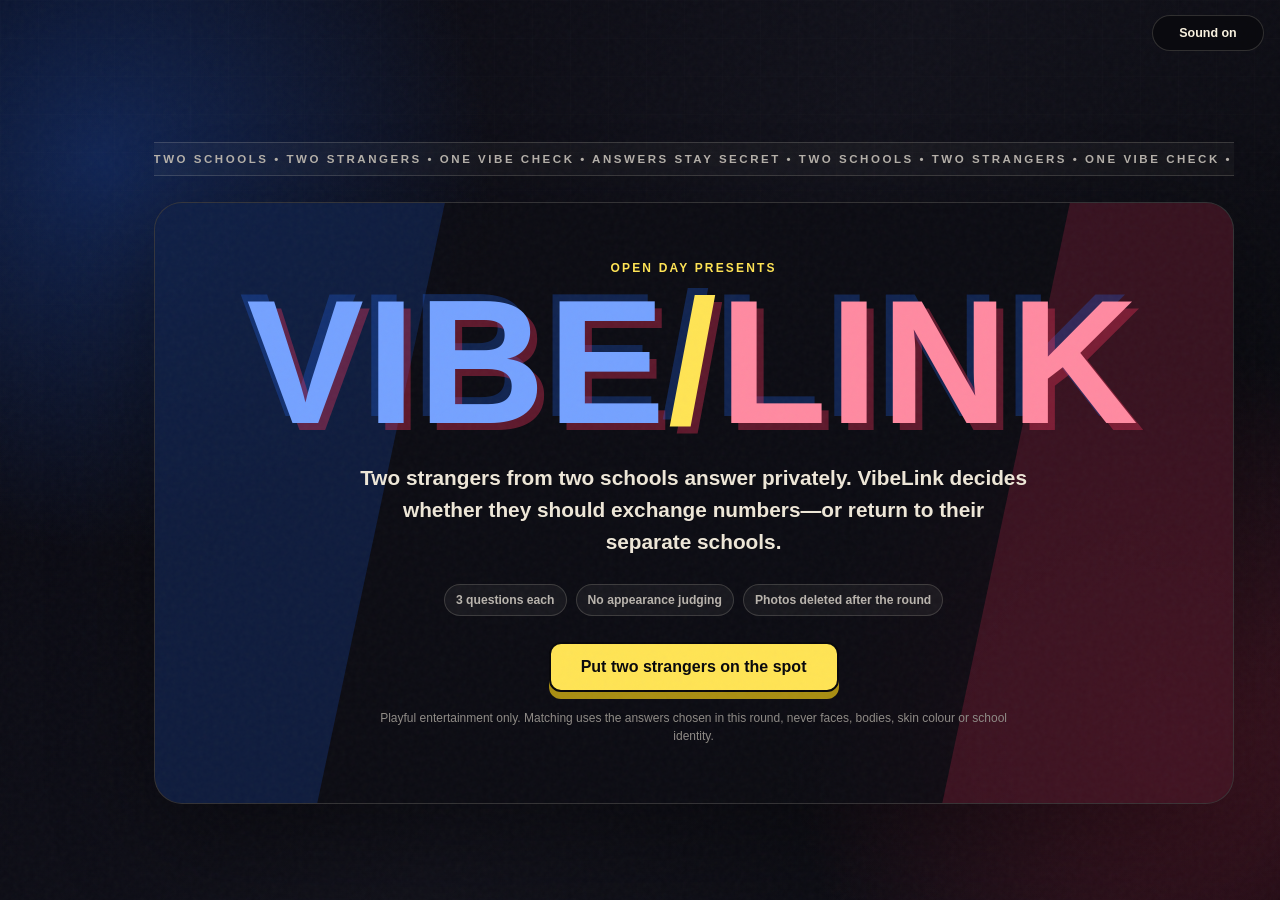
<file: VibeLink_Rebuilt.html>
<!doctype html>
<html lang="en">
  <head>
    <meta charset="UTF-8" />
    <meta name="viewport" content="width=device-width, initial-scale=1.0" />
    <title>VibeLink — Two schools. One vibe check.</title>
    <style>
      :root {
        color-scheme: dark;
        --black: #09090d;
        --ink: #f8f1df;
        --muted: #b9b4ad;
        --blue: #246bfe;
        --blue-soft: #75a2ff;
        --red: #ff365e;
        --red-soft: #ff8aa1;
        --yellow: #ffe454;
        --green: #61f2a7;
        --line: rgba(248, 241, 223, 0.16);
        --panel: rgba(17, 17, 24, 0.92);
      }

      * {
        box-sizing: border-box;
      }

      html,
      body {
        width: 100%;
        height: 100%;
        margin: 0;
        overflow: hidden;
        background: var(--black);
        color: var(--ink);
        font-family: Inter, "Segoe UI", Arial, sans-serif;
      }

      button,
      input {
        font: inherit;
      }
      button {
        cursor: pointer;
      }

      .app {
        position: relative;
        width: 100%;
        height: 100dvh;
        overflow: auto;
        isolation: isolate;
      }

      .app::before {
        position: fixed;
        inset: 0;
        z-index: -3;
        background:
          radial-gradient(
            circle at 8% 18%,
            rgba(36, 107, 254, 0.28),
            transparent 28%
          ),
          radial-gradient(
            circle at 92% 82%,
            rgba(255, 54, 94, 0.24),
            transparent 28%
          ),
          linear-gradient(120deg, #080810, #11111a 52%, #08080d);
        content: "";
      }

      .app::after {
        position: fixed;
        inset: 0;
        z-index: -2;
        opacity: 0.22;
        background-image:
          linear-gradient(rgba(248, 241, 223, 0.05) 1px, transparent 1px),
          linear-gradient(90deg, rgba(248, 241, 223, 0.05) 1px, transparent 1px);
        background-size: 38px 38px;
        content: "";
        mask-image: linear-gradient(to bottom, black, transparent 88%);
      }

      .noise {
        position: fixed;
        inset: 0;
        z-index: 50;
        pointer-events: none;
        opacity: 0.04;
        background-image: url("data:image/svg+xml,%3Csvg viewBox='0 0 180 180' xmlns='http://www.w3.org/2000/svg'%3E%3Cfilter id='n'%3E%3CfeTurbulence type='fractalNoise' baseFrequency='.95' numOctaves='3' stitchTiles='stitch'/%3E%3C/filter%3E%3Crect width='100%25' height='100%25' filter='url(%23n)' opacity='.8'/%3E%3C/svg%3E");
      }

      .sound-toggle {
        position: fixed;
        top: 15px;
        right: 16px;
        z-index: 60;
        min-width: 112px;
        padding: 10px 14px;
        border: 1px solid var(--line);
        border-radius: 999px;
        background: rgba(9, 9, 13, 0.78);
        color: var(--ink);
        font-size: 0.78rem;
        font-weight: 800;
        backdrop-filter: blur(12px);
      }

      .screen {
        display: none;
        min-height: 100dvh;
        padding: 74px clamp(16px, 4vw, 54px) 28px;
        place-items: center;
      }

      .screen.active {
        display: grid;
      }

      .shell {
        width: min(1080px, 100%);
        margin: auto;
      }

      .eyebrow {
        margin: 0 0 10px;
        color: var(--yellow);
        font-size: 0.75rem;
        font-weight: 900;
        letter-spacing: 0.18em;
        text-transform: uppercase;
      }

      .display {
        margin: 0;
        font-family: Impact, Haettenschweiler, "Arial Narrow Bold", sans-serif;
        font-weight: 900;
        letter-spacing: 0.015em;
        line-height: 0.88;
        text-transform: uppercase;
      }

      .muted {
        color: var(--muted);
      }

      .primary,
      .secondary {
        min-height: 50px;
        padding: 13px 22px;
        border-radius: 12px;
        font-weight: 900;
        transition:
          transform 0.16s ease,
          box-shadow 0.16s ease,
          filter 0.16s ease;
      }

      .primary {
        border: 2px solid #07070b;
        background: var(--yellow);
        box-shadow: 0 7px 0 #a98e12;
        color: #08080c;
      }

      .secondary {
        border: 1px solid rgba(248, 241, 223, 0.28);
        background: rgba(248, 241, 223, 0.06);
        box-shadow: none;
        color: var(--ink);
      }

      .primary:hover:not(:disabled),
      .secondary:hover:not(:disabled) {
        filter: brightness(1.08);
        transform: translateY(-2px);
      }

      .primary:active:not(:disabled) {
        transform: translateY(4px);
        box-shadow: 0 3px 0 #a98e12;
      }
      button:disabled {
        cursor: not-allowed;
        opacity: 0.38;
      }

      .marquee {
        overflow: hidden;
        margin-bottom: 26px;
        border-block: 1px solid var(--line);
        background: rgba(248, 241, 223, 0.035);
        white-space: nowrap;
      }

      .marquee-track {
        display: inline-block;
        padding: 10px 0;
        color: var(--muted);
        font-size: 0.72rem;
        font-weight: 900;
        letter-spacing: 0.22em;
        text-transform: uppercase;
        animation: marquee 18s linear infinite;
      }

      .hero {
        position: relative;
        overflow: hidden;
        padding: clamp(28px, 5vw, 58px);
        border: 1px solid var(--line);
        border-radius: 28px;
        background: rgba(12, 12, 18, 0.78);
        box-shadow: 0 32px 100px rgba(0, 0, 0, 0.42);
        text-align: center;
      }

      .hero::before,
      .hero::after {
        position: absolute;
        top: -16%;
        bottom: -16%;
        width: 34%;
        content: "";
        opacity: 0.18;
        transform: skewX(-12deg);
      }

      .hero::before {
        left: -13%;
        background: var(--blue);
      }
      .hero::after {
        right: -13%;
        background: var(--red);
      }

      .hero > * {
        position: relative;
        z-index: 1;
      }

      .hero-title {
        font-size: clamp(5.4rem, 17vw, 11rem);
        text-shadow:
          7px 7px 0 rgba(255, 54, 94, 0.34),
          -7px -7px 0 rgba(36, 107, 254, 0.26);
      }

      .hero-title span:first-child {
        color: var(--blue-soft);
      }
      .hero-title span:last-child {
        color: var(--red-soft);
      }
      .hero-slash {
        color: var(--yellow);
      }

      .hero-line {
        margin: 22px auto 26px;
        max-width: 670px;
        color: #eee7d8;
        font-size: clamp(1rem, 2.1vw, 1.3rem);
        font-weight: 650;
        line-height: 1.55;
      }

      .hero-badges {
        display: flex;
        flex-wrap: wrap;
        justify-content: center;
        gap: 9px;
        margin-bottom: 26px;
      }

      .hero-badge {
        padding: 8px 11px;
        border: 1px solid var(--line);
        border-radius: 999px;
        background: rgba(248, 241, 223, 0.05);
        color: var(--muted);
        font-size: 0.76rem;
        font-weight: 800;
      }

      .hero .primary {
        min-width: min(290px, 100%);
        font-size: 1rem;
      }

      .fine-print {
        margin: 17px auto 0;
        max-width: 650px;
        color: #8f8b86;
        font-size: 0.75rem;
        line-height: 1.5;
      }

      .panel {
        padding: clamp(22px, 4vw, 42px);
        border: 1px solid var(--line);
        border-radius: 26px;
        background: var(--panel);
        box-shadow: 0 28px 90px rgba(0, 0, 0, 0.4);
      }

      .panel-heading {
        margin-bottom: 24px;
        text-align: center;
      }

      .panel-heading h2 {
        font-size: clamp(2.8rem, 8vw, 5.8rem);
      }
      .panel-heading p {
        margin: 13px auto 0;
        max-width: 620px;
        line-height: 1.55;
      }

      .profile-grid {
        display: grid;
        grid-template-columns: repeat(2, minmax(0, 1fr));
        gap: 16px;
      }

      .profile-form {
        position: relative;
        overflow: hidden;
        padding: 22px;
        border: 1px solid var(--line);
        border-radius: 20px;
        background: rgba(248, 241, 223, 0.035);
      }

      .profile-form.a {
        box-shadow: inset 5px 0 0 var(--blue);
      }
      .profile-form.b {
        box-shadow: inset 5px 0 0 var(--red);
      }

      .player-chip {
        display: inline-flex;
        margin-bottom: 17px;
        padding: 7px 10px;
        border-radius: 8px;
        color: white;
        font-size: 0.72rem;
        font-weight: 900;
        letter-spacing: 0.13em;
        text-transform: uppercase;
      }

      .a .player-chip {
        background: var(--blue);
      }
      .b .player-chip {
        background: var(--red);
      }

      .field {
        display: grid;
        gap: 7px;
        margin-bottom: 14px;
      }
      .field label {
        color: var(--muted);
        font-size: 0.78rem;
        font-weight: 800;
      }

      .field input {
        width: 100%;
        min-height: 47px;
        padding: 11px 13px;
        border: 1px solid rgba(248, 241, 223, 0.2);
        border-radius: 11px;
        outline: none;
        background: rgba(5, 5, 8, 0.65);
        color: var(--ink);
      }

      .field input:focus {
        border-color: var(--yellow);
        box-shadow: 0 0 0 3px rgba(255, 228, 84, 0.12);
      }

      .consent {
        display: flex;
        gap: 10px;
        align-items: flex-start;
        color: #ddd7ca;
        font-size: 0.77rem;
        line-height: 1.45;
      }

      .consent input {
        margin-top: 3px;
        accent-color: var(--yellow);
      }
      .center-actions {
        display: flex;
        flex-wrap: wrap;
        justify-content: center;
        gap: 11px;
        margin-top: 24px;
      }

      .camera-layout {
        display: grid;
        grid-template-columns: minmax(0, 1.35fr) minmax(260px, 0.65fr);
        gap: 20px;
        align-items: stretch;
      }

      .camera-frame {
        position: relative;
        min-height: 460px;
        overflow: hidden;
        border: 1px solid var(--line);
        border-radius: 22px;
        background: #030305;
      }

      #cameraVideo {
        width: 100%;
        height: 100%;
        min-height: 460px;
        object-fit: cover;
        transform: scaleX(-1);
      }

      .camera-frame::after {
        position: absolute;
        inset: 7%;
        border: 2px solid rgba(255, 228, 84, 0.58);
        border-radius: 44% 44% 38% 38%;
        content: "";
        box-shadow: 0 0 0 999px rgba(0, 0, 0, 0.12);
        pointer-events: none;
      }

      .camera-tag {
        position: absolute;
        top: 14px;
        left: 14px;
        z-index: 2;
        padding: 8px 11px;
        border-radius: 999px;
        background: rgba(5, 5, 8, 0.74);
        color: var(--yellow);
        font-size: 0.72rem;
        font-weight: 900;
        backdrop-filter: blur(8px);
      }

      .camera-flash {
        position: absolute;
        inset: 0;
        z-index: 5;
        background: white;
        opacity: 0;
        pointer-events: none;
      }

      .camera-flash.fire {
        animation: cameraFlash 0.28s ease;
      }

      .camera-side {
        display: flex;
        flex-direction: column;
        justify-content: space-between;
        padding: 22px;
        border: 1px solid var(--line);
        border-radius: 22px;
        background: rgba(248, 241, 223, 0.035);
      }

      .camera-side h2 {
        margin: 0 0 10px;
        font-size: clamp(2.7rem, 7vw, 5rem);
      }
      .camera-side p {
        line-height: 1.55;
      }

      .mini-photos {
        display: grid;
        grid-template-columns: repeat(2, 1fr);
        gap: 10px;
        margin: 17px 0;
      }

      .mini-photo {
        position: relative;
        aspect-ratio: 4 / 5;
        overflow: hidden;
        border: 1px dashed rgba(248, 241, 223, 0.25);
        border-radius: 14px;
        background: rgba(5, 5, 8, 0.55);
      }

      .mini-photo img {
        width: 100%;
        height: 100%;
        object-fit: cover;
      }
      .mini-photo span {
        position: absolute;
        right: 6px;
        bottom: 6px;
        left: 6px;
        padding: 5px;
        border-radius: 7px;
        background: rgba(5, 5, 8, 0.76);
        font-size: 0.66rem;
        font-weight: 900;
        text-align: center;
        text-transform: uppercase;
      }

      .camera-buttons {
        display: grid;
        gap: 10px;
      }

      .handoff-panel {
        position: relative;
        max-width: 760px;
        overflow: hidden;
        padding: clamp(34px, 7vw, 72px);
        border: 1px solid var(--line);
        border-radius: 30px;
        background: rgba(10, 10, 15, 0.9);
        text-align: center;
      }

      .handoff-panel::before {
        position: absolute;
        inset: auto -10% 14% -10%;
        height: 45px;
        background: repeating-linear-gradient(
          -45deg,
          var(--yellow) 0 17px,
          #0b0b0e 17px 34px
        );
        content: "";
        opacity: 0.16;
        transform: rotate(-4deg);
      }

      .lock-mark {
        display: grid;
        width: 92px;
        height: 92px;
        margin: 0 auto 22px;
        border: 2px solid var(--yellow);
        border-radius: 50%;
        color: var(--yellow);
        font-size: 2.2rem;
        place-items: center;
        box-shadow: 0 0 45px rgba(255, 228, 84, 0.18);
      }

      .handoff-panel h2 {
        font-size: clamp(3.5rem, 10vw, 7rem);
      }
      .handoff-panel p {
        position: relative;
        margin: 18px auto 27px;
        max-width: 560px;
        font-size: 1.05rem;
        line-height: 1.6;
      }

      .quiz-panel {
        max-width: 950px;
        margin: auto;
      }

      .quiz-top {
        display: flex;
        justify-content: space-between;
        gap: 16px;
        align-items: center;
        margin-bottom: 17px;
      }

      .active-player {
        display: flex;
        gap: 12px;
        align-items: center;
      }

      .active-avatar {
        width: 64px;
        height: 64px;
        overflow: hidden;
        border: 3px solid var(--blue);
        border-radius: 16px;
        background: #15151d;
        transform: rotate(-3deg);
      }

      .quiz-panel.player-b .active-avatar {
        border-color: var(--red);
        transform: rotate(3deg);
      }
      .active-avatar img {
        width: 100%;
        height: 100%;
        object-fit: cover;
      }
      .active-player strong {
        display: block;
        font-size: 1.05rem;
      }
      .active-player span {
        color: var(--muted);
        font-size: 0.78rem;
      }

      .question-dots {
        display: flex;
        gap: 7px;
      }
      .question-dot {
        width: 28px;
        height: 7px;
        border-radius: 99px;
        background: rgba(248, 241, 223, 0.13);
      }
      .question-dot.done {
        background: var(--yellow);
      }

      .question-card {
        position: relative;
        overflow: hidden;
        padding: clamp(25px, 5vw, 48px);
        border: 1px solid var(--line);
        border-radius: 26px;
        background: rgba(15, 15, 22, 0.94);
        box-shadow: 0 26px 70px rgba(0, 0, 0, 0.32);
      }

      .question-card::before {
        position: absolute;
        top: 0;
        bottom: 0;
        left: 0;
        width: 6px;
        background: var(--blue);
        content: "";
      }

      .quiz-panel.player-b .question-card::before {
        background: var(--red);
      }
      .question-card h2 {
        max-width: 790px;
        font-size: clamp(2.5rem, 6.5vw, 5rem);
      }
      .question-card .hint {
        margin: 13px 0 23px;
        color: var(--muted);
      }

      .choice-grid {
        display: grid;
        grid-template-columns: repeat(2, minmax(0, 1fr));
        gap: 11px;
      }

      .choice {
        min-height: 62px;
        padding: 13px 15px;
        border: 1px solid rgba(248, 241, 223, 0.17);
        border-radius: 13px;
        background: rgba(248, 241, 223, 0.045);
        color: var(--ink);
        font-weight: 800;
        text-align: left;
        transition:
          border-color 0.14s ease,
          background 0.14s ease,
          transform 0.14s ease;
      }

      .choice:hover:not(:disabled) {
        border-color: var(--yellow);
        background: rgba(255, 228, 84, 0.1);
        transform: translateY(-2px);
      }

      .answer-flash {
        position: fixed;
        inset: 0;
        z-index: 70;
        display: grid;
        place-items: center;
        padding: 25px;
        pointer-events: none;
        opacity: 0;
        background: rgba(9, 9, 13, 0.76);
        transition: opacity 0.12s ease;
        backdrop-filter: blur(5px);
      }

      .answer-flash.active {
        opacity: 1;
      }

      .answer-flash span {
        padding: 14px 23px;
        border: 4px solid #07070b;
        background: var(--yellow);
        box-shadow: 9px 9px 0 var(--red);
        color: #09090d;
        font-family: Impact, Haettenschweiler, "Arial Narrow Bold", sans-serif;
        font-size: clamp(2.8rem, 10vw, 7rem);
        letter-spacing: 0.035em;
        line-height: 0.9;
        text-align: center;
        text-transform: uppercase;
        transform: rotate(-3deg) scale(0.72);
        transition: transform 0.18s cubic-bezier(0.2, 0.85, 0.25, 1.25);
      }

      .answer-flash.active span {
        transform: rotate(-3deg) scale(1);
      }

      .reveal-ready {
        display: grid;
        grid-template-columns: minmax(130px, 220px) minmax(180px, 1fr) minmax(
            130px,
            220px
          );
        gap: clamp(14px, 4vw, 38px);
        align-items: center;
        max-width: 900px;
        margin: auto;
        text-align: center;
      }

      .sealed-card {
        position: relative;
        aspect-ratio: 4 / 5;
        overflow: hidden;
        border: 7px solid var(--ink);
        background: #181820;
        box-shadow: 9px 11px 0 rgba(0, 0, 0, 0.35);
      }

      .sealed-card:first-child {
        transform: rotate(-5deg);
      }
      .sealed-card:last-child {
        transform: rotate(5deg);
      }
      .sealed-card img {
        width: 100%;
        height: 100%;
        object-fit: cover;
        filter: brightness(0.32) blur(2px);
      }
      .sealed-card::after {
        position: absolute;
        inset: 0;
        display: grid;
        background: repeating-linear-gradient(
          -45deg,
          rgba(9, 9, 13, 0.45) 0 12px,
          rgba(248, 241, 223, 0.04) 12px 24px
        );
        color: var(--yellow);
        content: "LOCKED";
        font-family: Impact, sans-serif;
        font-size: clamp(1.5rem, 5vw, 3rem);
        letter-spacing: 0.1em;
        place-items: center;
      }

      .ready-copy h2 {
        font-size: clamp(3.3rem, 9vw, 7rem);
      }
      .ready-copy p {
        margin: 18px auto 25px;
        max-width: 470px;
        line-height: 1.55;
      }

      .scan-shell {
        text-align: center;
      }
      .scan-shell h2 {
        font-size: clamp(3rem, 8vw, 6.6rem);
      }

      .scan-arena {
        position: relative;
        display: grid;
        grid-template-columns: minmax(125px, 230px) minmax(130px, 1fr) minmax(
            125px,
            230px
          );
        gap: clamp(12px, 4vw, 36px);
        align-items: center;
        width: min(900px, 100%);
        margin: 24px auto;
      }

      .scan-card {
        position: relative;
        aspect-ratio: 4 / 5;
        overflow: hidden;
        border: 8px solid var(--ink);
        background: #17171f;
        box-shadow: 10px 12px 0 rgba(0, 0, 0, 0.35);
        opacity: 0.35;
        transform: translateY(22px) rotate(-5deg);
        transition:
          opacity 0.5s ease,
          transform 0.55s cubic-bezier(0.2, 0.85, 0.25, 1.18);
      }

      .scan-card.b {
        transform: translateY(22px) rotate(5deg);
      }
      .scan-card.active {
        opacity: 1;
        transform: translateY(0) rotate(-5deg);
      }
      .scan-card.b.active {
        transform: translateY(0) rotate(5deg);
      }
      .scan-card img {
        width: 100%;
        height: 100%;
        object-fit: cover;
      }

      .scan-card label {
        position: absolute;
        right: 8px;
        bottom: 8px;
        left: 8px;
        padding: 7px;
        border-radius: 8px;
        background: rgba(9, 9, 13, 0.8);
        color: white;
        font-size: 0.72rem;
        font-weight: 900;
        text-transform: uppercase;
      }

      .scan-center {
        display: grid;
        gap: 14px;
        place-items: center;
      }

      .scan-beam {
        width: 100%;
        height: 7px;
        overflow: hidden;
        border-radius: 99px;
        background: rgba(248, 241, 223, 0.1);
      }

      .scan-beam span {
        display: block;
        width: 0;
        height: 100%;
        border-radius: inherit;
        background: linear-gradient(
          90deg,
          var(--blue),
          var(--yellow),
          var(--red)
        );
        box-shadow: 0 0 24px rgba(255, 228, 84, 0.5);
        transition: width 0.55s ease;
      }

      .scan-word {
        min-height: 44px;
        color: var(--yellow);
        font-size: clamp(1rem, 2.8vw, 1.6rem);
        font-weight: 900;
        letter-spacing: 0.06em;
        text-transform: uppercase;
      }

      .result-screen {
        overflow: hidden;
      }

      .result-shell {
        position: relative;
        width: min(1120px, 100%);
        text-align: center;
      }

      .result-cards {
        display: grid;
        grid-template-columns: minmax(120px, 210px) minmax(260px, 1fr) minmax(
            120px,
            210px
          );
        gap: clamp(13px, 3vw, 31px);
        align-items: center;
      }

      .result-person {
        opacity: 0;
        transform: translateX(-55vw) rotate(-22deg) scale(1.16);
      }

      .result-person.b {
        transform: translateX(55vw) rotate(22deg) scale(1.16);
      }
      .result-person.show {
        animation: cardInLeft 0.68s cubic-bezier(0.15, 0.82, 0.18, 1.2) forwards;
      }
      .result-person.b.show {
        animation-name: cardInRight;
      }

      .result-photo {
        position: relative;
        aspect-ratio: 4 / 5;
        overflow: hidden;
        border: 8px solid var(--ink);
        background: #17171f;
        box-shadow: 11px 13px 0 rgba(0, 0, 0, 0.38);
      }

      .result-person.a .result-photo {
        border-bottom-color: var(--blue);
      }
      .result-person.b .result-photo {
        border-bottom-color: var(--red);
      }
      .result-photo img {
        width: 100%;
        height: 100%;
        object-fit: cover;
      }

      .result-name {
        margin: 13px 0 2px;
        font-size: 1rem;
        font-weight: 950;
        text-transform: uppercase;
      }
      .result-school {
        color: var(--muted);
        font-size: 0.72rem;
        font-weight: 800;
        text-transform: uppercase;
      }

      .verdict-zone {
        min-width: 0;
      }

      .verdict {
        margin: 0;
        font-family: Impact, Haettenschweiler, "Arial Narrow Bold", sans-serif;
        font-size: clamp(4.8rem, 15vw, 10rem);
        letter-spacing: 0.01em;
        line-height: 0.8;
        opacity: 0;
        text-transform: uppercase;
        transform: scale(2.3) rotate(5deg);
      }

      .verdict.match {
        color: var(--yellow);
        text-shadow:
          7px 7px 0 var(--red),
          -7px -7px 0 var(--blue);
      }
      .verdict.no-match {
        color: var(--red);
        text-shadow: 6px 6px 0 #3a0712;
      }
      .verdict.show {
        animation: verdictHit 0.5s cubic-bezier(0.15, 0.85, 0.2, 1.25) forwards;
      }

      .punchline {
        display: grid;
        min-height: 165px;
        margin: 26px auto 0;
        padding: 20px;
        border-block: 1px solid var(--line);
        color: var(--ink);
        font-family: Impact, Haettenschweiler, "Arial Narrow Bold", sans-serif;
        font-size: clamp(2.1rem, 6vw, 4.7rem);
        letter-spacing: 0.025em;
        line-height: 1;
        opacity: 0;
        place-items: center;
        text-transform: uppercase;
        transform: translateY(18px);
        transition:
          opacity 0.22s ease,
          transform 0.28s ease;
      }

      .punchline.show {
        opacity: 1;
        transform: translateY(0);
      }

      .reveal-advance {
        display: flex;
        width: fit-content;
        align-items: center;
        justify-content: center;
        gap: 10px;
        margin: 16px auto 0;
        padding: 9px 16px;
        border: 1px solid rgba(248, 241, 223, 0.34);
        border-radius: 999px;
        background: rgba(8, 10, 20, 0.72);
        color: var(--muted);
        cursor: pointer;
        font-size: 0.76rem;
        font-weight: 900;
        letter-spacing: 0.11em;
        opacity: 0;
        pointer-events: none;
        text-transform: uppercase;
        transform: translateY(8px);
        transition:
          opacity 0.22s ease,
          transform 0.22s ease,
          border-color 0.22s ease;
      }

      .reveal-advance.show {
        border-color: rgba(255, 228, 84, 0.72);
        opacity: 1;
        pointer-events: auto;
        transform: translateY(0);
      }

      .reveal-advance kbd {
        min-width: 74px;
        padding: 6px 11px;
        border: 1px solid rgba(255, 255, 255, 0.42);
        border-bottom-width: 4px;
        border-radius: 8px;
        background: var(--ink);
        color: var(--night);
        font: inherit;
        letter-spacing: 0.08em;
      }

      .reveal-advance.show kbd {
        animation: spacePulse 1.35s ease-in-out infinite;
      }

      .result-actions {
        display: flex;
        flex-wrap: wrap;
        justify-content: center;
        gap: 10px;
        margin-top: 24px;
        opacity: 0;
        pointer-events: none;
      }
      .result-actions.show {
        opacity: 1;
        pointer-events: auto;
        transition: opacity 0.3s ease;
      }

      .confetti {
        position: fixed;
        inset: 0;
        z-index: 45;
        overflow: hidden;
        pointer-events: none;
      }
      .confetti i {
        position: absolute;
        top: -8%;
        width: 10px;
        height: 20px;
        border-radius: 2px;
        animation: confettiFall var(--time) linear forwards;
      }

      .shake {
        animation: shake 0.38s linear;
      }
      .hidden {
        display: none !important;
      }

      @keyframes spacePulse {
        50% {
          box-shadow: 0 0 24px rgba(255, 228, 84, 0.38);
          transform: translateY(2px);
        }
      }

      @keyframes marquee {
        to {
          transform: translateX(-50%);
        }
      }
      @keyframes cameraFlash {
        0% {
          opacity: 0;
        }
        30% {
          opacity: 0.92;
        }
        100% {
          opacity: 0;
        }
      }
      @keyframes cardInLeft {
        to {
          opacity: 1;
          transform: translateX(0) rotate(-5deg) scale(1);
        }
      }
      @keyframes cardInRight {
        to {
          opacity: 1;
          transform: translateX(0) rotate(5deg) scale(1);
        }
      }
      @keyframes verdictHit {
        to {
          opacity: 1;
          transform: scale(1) rotate(-2deg);
        }
      }
      @keyframes confettiFall {
        to {
          transform: translate3d(var(--drift), 115vh, 0) rotate(850deg);
        }
      }
      @keyframes shake {
        0%,
        100% {
          transform: translate(0);
        }
        25% {
          transform: translate(-7px, 3px);
        }
        50% {
          transform: translate(6px, -3px);
        }
        75% {
          transform: translate(-4px, -2px);
        }
      }

      @media (max-width: 760px) {
        .screen {
          padding: 70px 13px 22px;
        }
        .profile-grid,
        .camera-layout {
          grid-template-columns: 1fr;
        }
        .camera-frame,
        #cameraVideo {
          min-height: 370px;
        }
        .choice-grid {
          grid-template-columns: 1fr;
        }
        .reveal-ready,
        .scan-arena,
        .result-cards {
          grid-template-columns: minmax(92px, 1fr) minmax(105px, 1.2fr) minmax(
              92px,
              1fr
            );
        }
        .ready-copy h2 {
          font-size: clamp(2.2rem, 8vw, 4rem);
        }
        .ready-copy p {
          font-size: 0.8rem;
        }
        .result-photo,
        .scan-card,
        .sealed-card {
          border-width: 5px;
        }
        .result-name {
          font-size: 0.8rem;
        }
        .punchline {
          min-height: 140px;
        }
      }

      @media (max-width: 520px) {
        .hero {
          padding: 32px 18px;
        }
        .hero-title {
          font-size: clamp(4.3rem, 25vw, 7rem);
        }
        .quiz-top {
          align-items: flex-start;
          flex-direction: column;
        }
        .reveal-ready {
          grid-template-columns: 1fr 1fr;
        }
        .ready-copy {
          grid-column: 1 / -1;
          grid-row: 2;
        }
        .result-cards {
          grid-template-columns: 1fr 1fr;
        }
        .verdict-zone {
          grid-column: 1 / -1;
          grid-row: 1;
          margin-bottom: 12px;
        }
        .result-person.a {
          grid-column: 1;
        }
        .result-person.b {
          grid-column: 2;
        }
        .scan-arena {
          grid-template-columns: 1fr 1fr;
        }
        .scan-center {
          grid-column: 1 / -1;
          grid-row: 2;
        }
      }

      @media (prefers-reduced-motion: reduce) {
        *,
        *::before,
        *::after {
          animation-duration: 0.01ms !important;
          animation-iteration-count: 1 !important;
          transition-duration: 0.01ms !important;
        }
      }
    </style>
  </head>
  <body>
    <div class="noise" aria-hidden="true"></div>
    <button
      id="soundToggle"
      class="sound-toggle"
      type="button"
      aria-pressed="true"
    >
      Sound on
    </button>

    <main class="app">
      <section id="landingScreen" class="screen active">
        <div class="shell">
          <div class="marquee" aria-hidden="true">
            <div class="marquee-track">
              TWO SCHOOLS • TWO STRANGERS • ONE VIBE CHECK • ANSWERS STAY SECRET
              • TWO SCHOOLS • TWO STRANGERS • ONE VIBE CHECK • ANSWERS STAY
              SECRET •
            </div>
          </div>
          <div class="hero">
            <p class="eyebrow">Open Day presents</p>
            <h1 class="display hero-title">
              <span>Vibe</span><span class="hero-slash">/</span
              ><span>Link</span>
            </h1>
            <p class="hero-line">
              Two strangers from two schools answer privately. VibeLink decides
              whether they should exchange numbers—or return to their separate
              schools.
            </p>
            <div class="hero-badges">
              <span class="hero-badge">3 questions each</span>
              <span class="hero-badge">No appearance judging</span>
              <span class="hero-badge">Photos deleted after the round</span>
            </div>
            <button id="startButton" class="primary" type="button">
              Put two strangers on the spot
            </button>
            <p class="fine-print">
              Playful entertainment only. Matching uses the answers chosen in
              this round, never faces, bodies, skin colour or school identity.
            </p>
          </div>
        </div>
      </section>

      <section id="profileScreen" class="screen">
        <div class="shell panel">
          <div class="panel-heading">
            <p class="eyebrow">First, identify the suspects</p>
            <h2 class="display">Who are we matching?</h2>
            <p class="muted">
              Use nicknames. School names make the final reveal personal, but
              they never affect the result.
            </p>
          </div>
          <div class="profile-grid">
            <div class="profile-form a">
              <span class="player-chip">Student A</span>
              <div class="field">
                <label for="nameA">Nickname</label
                ><input
                  id="nameA"
                  maxlength="20"
                  placeholder="e.g. Kai"
                  autocomplete="off"
                />
              </div>
              <div class="field">
                <label for="schoolA">School</label
                ><input
                  id="schoolA"
                  maxlength="32"
                  placeholder="e.g. School A"
                  autocomplete="off"
                />
              </div>
              <label class="consent"
                ><input id="consentA" type="checkbox" /><span
                  >I agree to a temporary photo and playful, school-safe teasing
                  based on my answers.</span
                ></label
              >
            </div>
            <div class="profile-form b">
              <span class="player-chip">Student B</span>
              <div class="field">
                <label for="nameB">Nickname</label
                ><input
                  id="nameB"
                  maxlength="20"
                  placeholder="e.g. Mere"
                  autocomplete="off"
                />
              </div>
              <div class="field">
                <label for="schoolB">School</label
                ><input
                  id="schoolB"
                  maxlength="32"
                  placeholder="e.g. School B"
                  autocomplete="off"
                />
              </div>
              <label class="consent"
                ><input id="consentB" type="checkbox" /><span
                  >I agree to a temporary photo and playful, school-safe teasing
                  based on my answers.</span
                ></label
              >
            </div>
          </div>
          <div class="center-actions">
            <button id="profileContinue" class="primary" type="button" disabled>
              Open the camera
            </button>
          </div>
          <p class="fine-print">
            Nothing is uploaded. Photos and answers exist only inside this
            browser session.
          </p>
        </div>
      </section>

      <section id="cameraScreen" class="screen">
        <div class="shell panel">
          <div class="camera-layout">
            <div class="camera-frame">
              <video id="cameraVideo" autoplay playsinline></video>
              <div id="cameraFlash" class="camera-flash"></div>
              <div id="cameraTag" class="camera-tag">
                Student A • camera ready
              </div>
            </div>
            <aside class="camera-side">
              <div>
                <p class="eyebrow">Temporary profile photo</p>
                <h2 id="captureTitle" class="display">A, face the camera.</h2>
                <p id="captureCopy" class="muted">
                  This photo becomes your reveal card and disappears when the
                  round ends.
                </p>
                <div class="mini-photos">
                  <div class="mini-photo">
                    <img id="previewA" alt="Student A preview" /><span
                      id="previewLabelA"
                      >A • waiting</span
                    >
                  </div>
                  <div class="mini-photo">
                    <img id="previewB" alt="Student B preview" /><span
                      id="previewLabelB"
                      >B • waiting</span
                    >
                  </div>
                </div>
              </div>
              <div class="camera-buttons">
                <button id="captureButton" class="primary" type="button">
                  Take A's photo
                </button>
                <button
                  id="cameraContinue"
                  class="secondary"
                  type="button"
                  disabled
                >
                  B is next
                </button>
              </div>
            </aside>
          </div>
        </div>
      </section>

      <section id="handoffScreen" class="screen">
        <div class="handoff-panel">
          <div class="lock-mark">◆</div>
          <p id="handoffKicker" class="eyebrow">Private answers</p>
          <h2 id="handoffTitle" class="display">A takes over.</h2>
          <p id="handoffCopy" class="muted">
            Everyone else step back. These answers will disappear and cannot be
            opened again.
          </p>
          <button id="handoffButton" class="primary" type="button">
            A is ready
          </button>
        </div>
      </section>

      <section id="quizScreen" class="screen">
        <div id="quizPanel" class="shell quiz-panel">
          <div class="quiz-top">
            <div class="active-player">
              <div class="active-avatar"><img id="quizPhoto" alt="" /></div>
              <div>
                <strong id="quizName"></strong><span id="quizSchool"></span>
              </div>
            </div>
            <div
              id="questionDots"
              class="question-dots"
              aria-label="Question progress"
            ></div>
          </div>
          <div class="question-card">
            <p id="questionNumber" class="eyebrow">Secret 1 of 3</p>
            <h2 id="questionText" class="display"></h2>
            <p class="hint">
              Pick the honest answer. Nobody else gets to see it.
            </p>
            <div id="choiceGrid" class="choice-grid"></div>
          </div>
        </div>
      </section>

      <section id="readyScreen" class="screen">
        <div class="shell reveal-ready">
          <div class="sealed-card">
            <img id="sealedPhotoA" alt="Student A locked profile" />
          </div>
          <div class="ready-copy">
            <p class="eyebrow">Both answer sets are locked</p>
            <h2 class="display">Bring them back.</h2>
            <p class="muted">
              No changing answers. No checking what the other person chose. The
              vibes are about to speak.
            </p>
            <button id="revealButton" class="primary" type="button">
              Reveal the match
            </button>
          </div>
          <div class="sealed-card">
            <img id="sealedPhotoB" alt="Student B locked profile" />
          </div>
        </div>
      </section>

      <section id="scanScreen" class="screen">
        <div class="shell scan-shell">
          <p class="eyebrow">VibeLink is judging the choices, not the faces</p>
          <h2 class="display">Reading the room...</h2>
          <div class="scan-arena">
            <div id="scanCardA" class="scan-card a">
              <img id="scanPhotoA" alt="Student A" /><label
                id="scanLabelA"
              ></label>
            </div>
            <div class="scan-center">
              <div id="scanWord" class="scan-word">
                Opening the secret answers...
              </div>
              <div class="scan-beam"><span id="scanProgress"></span></div>
            </div>
            <div id="scanCardB" class="scan-card b">
              <img id="scanPhotoB" alt="Student B" /><label
                id="scanLabelB"
              ></label>
            </div>
          </div>
        </div>
      </section>

      <section id="resultScreen" class="screen result-screen">
        <div class="result-shell">
          <p class="eyebrow">The vibes have spoken</p>
          <div class="result-cards">
            <div id="resultPersonA" class="result-person a">
              <div class="result-photo">
                <img id="resultPhotoA" alt="Student A" />
              </div>
              <p id="resultNameA" class="result-name"></p>
              <span id="resultSchoolA" class="result-school"></span>
            </div>
            <div class="verdict-zone">
              <h2 id="verdict" class="verdict"></h2>
            </div>
            <div id="resultPersonB" class="result-person b">
              <div class="result-photo">
                <img id="resultPhotoB" alt="Student B" />
              </div>
              <p id="resultNameB" class="result-name"></p>
              <span id="resultSchoolB" class="result-school"></span>
            </div>
          </div>
          <div id="punchline" class="punchline" aria-live="polite"></div>
          <button
            id="revealAdvance"
            class="reveal-advance"
            type="button"
            disabled
          >
            <kbd>SPACE</kbd>
            <span id="revealAdvanceText">Reveal the first message</span>
          </button>
          <div id="resultActions" class="result-actions">
            <button id="collectButton" class="primary" type="button">
              Collect QuestPass stamp & return
            </button>
            <button id="replayButton" class="secondary" type="button">
              Replay the reveal
            </button>
            <button id="restartButton" class="secondary" type="button">
              Match two new strangers
            </button>
          </div>
        </div>
      </section>
    </main>

    <div id="answerFlash" class="answer-flash" aria-live="polite">
      <span>Locked.</span>
    </div>
    <div id="confetti" class="confetti" aria-hidden="true"></div>
    <canvas id="captureCanvas" hidden></canvas>

    <script>
      const questions = [
        {
          id: "mission",
          text: "Why are you really at Open Day?",
          options: [
            ["ex", "Looking for my ex"],
            ["new", "Looking for someone new"],
            ["food", "Following the free food"],
            ["future", "Planning my future"],
            ["dragged", "My friends dragged me"],
            ["vibes", "Just here for vibes"],
          ],
        },
        {
          id: "date",
          text: "What is your ideal first date?",
          options: [
            ["market", "Dinner at the market"],
            ["beach", "Beach at sunset"],
            ["arcade", "Arcade battle"],
            ["movie", "Movie + snacks"],
            ["walk", "Walk with no plan"],
            ["paid", "Anywhere if they pay"],
          ],
        },
        {
          id: "style",
          text: "What do you do when you actually like someone?",
          options: [
            ["instant", "Reply instantly"],
            ["wait", "Wait three hours"],
            ["memes", "Send memes"],
            ["direct", "Say it directly"],
            ["groupchat", "Ask the group chat"],
            ["panic", "Disappear and panic"],
          ],
        },
      ];

      const reactionWords = {
        ex: ["THE EX?", "MESSY START."],
        new: ["INTERESTING.", "OPEN DAY INDEED."],
        food: ["PRIORITIES.", "SNACKS FIRST."],
        future: ["RESPONSIBLE?", "FUTURE LOADING."],
        dragged: ["BLAME THE FRIENDS.", "SET UP?"],
        vibes: ["NO PLAN.", "PURE VIBES."],
        market: ["TABLE FOR TWO?", "DINNER LOCKED."],
        beach: ["ROMANTIC.", "SUNSET ENERGY."],
        arcade: ["GAME ON.", "LOSER PAYS."],
        movie: ["SAFE CHOICE.", "SNACKS INCLUDED."],
        walk: ["ZERO PLAN.", "JUST WALKING?"],
        paid: ["CHECK THE BALANCE.", "WHO IS PAYING?"],
        instant: ["FAST REPLIER.", "NO GAMES."],
        wait: ["THREE HOURS?", "ACTING UNBOTHERED."],
        memes: ["MEME LANGUAGE.", "WORDS OPTIONAL."],
        direct: ["BOLD.", "STRAIGHT TO IT."],
        groupchat: ["THE GROUP CHAT?", "OUTSOURCED."],
        panic: ["FEELINGS DETECTED.", "RUNNING AWAY."],
      };

      const optionLabels = {};
      questions.forEach(function (question) {
        question.options.forEach(function (option) {
          optionLabels[option[0]] = option[1];
        });
      });

      const screens = Array.from(document.querySelectorAll(".screen"));
      const startButton = document.getElementById("startButton");
      const soundToggle = document.getElementById("soundToggle");
      const nameA = document.getElementById("nameA");
      const nameB = document.getElementById("nameB");
      const schoolA = document.getElementById("schoolA");
      const schoolB = document.getElementById("schoolB");
      const consentA = document.getElementById("consentA");
      const consentB = document.getElementById("consentB");
      const profileContinue = document.getElementById("profileContinue");
      const cameraVideo = document.getElementById("cameraVideo");
      const captureCanvas = document.getElementById("captureCanvas");
      const cameraFlash = document.getElementById("cameraFlash");
      const cameraTag = document.getElementById("cameraTag");
      const captureTitle = document.getElementById("captureTitle");
      const captureCopy = document.getElementById("captureCopy");
      const captureButton = document.getElementById("captureButton");
      const cameraContinue = document.getElementById("cameraContinue");
      const previewA = document.getElementById("previewA");
      const previewB = document.getElementById("previewB");
      const previewLabelA = document.getElementById("previewLabelA");
      const previewLabelB = document.getElementById("previewLabelB");
      const handoffKicker = document.getElementById("handoffKicker");
      const handoffTitle = document.getElementById("handoffTitle");
      const handoffCopy = document.getElementById("handoffCopy");
      const handoffButton = document.getElementById("handoffButton");
      const quizPanel = document.getElementById("quizPanel");
      const quizPhoto = document.getElementById("quizPhoto");
      const quizName = document.getElementById("quizName");
      const quizSchool = document.getElementById("quizSchool");
      const questionDots = document.getElementById("questionDots");
      const questionNumber = document.getElementById("questionNumber");
      const questionText = document.getElementById("questionText");
      const choiceGrid = document.getElementById("choiceGrid");
      const answerFlash = document.getElementById("answerFlash");
      const sealedPhotoA = document.getElementById("sealedPhotoA");
      const sealedPhotoB = document.getElementById("sealedPhotoB");
      const revealButton = document.getElementById("revealButton");
      const scanCardA = document.getElementById("scanCardA");
      const scanCardB = document.getElementById("scanCardB");
      const scanPhotoA = document.getElementById("scanPhotoA");
      const scanPhotoB = document.getElementById("scanPhotoB");
      const scanLabelA = document.getElementById("scanLabelA");
      const scanLabelB = document.getElementById("scanLabelB");
      const scanWord = document.getElementById("scanWord");
      const scanProgress = document.getElementById("scanProgress");
      const resultPersonA = document.getElementById("resultPersonA");
      const resultPersonB = document.getElementById("resultPersonB");
      const resultPhotoA = document.getElementById("resultPhotoA");
      const resultPhotoB = document.getElementById("resultPhotoB");
      const resultNameA = document.getElementById("resultNameA");
      const resultNameB = document.getElementById("resultNameB");
      const resultSchoolA = document.getElementById("resultSchoolA");
      const resultSchoolB = document.getElementById("resultSchoolB");
      const verdict = document.getElementById("verdict");
      const punchline = document.getElementById("punchline");
      const revealAdvance = document.getElementById("revealAdvance");
      const revealAdvanceText = document.getElementById("revealAdvanceText");
      const resultActions = document.getElementById("resultActions");
      const collectButton = document.getElementById("collectButton");
      const replayButton = document.getElementById("replayButton");
      const restartButton = document.getElementById("restartButton");
      const confetti = document.getElementById("confetti");

      let stream = null;
      let photoTurn = 0;
      let activePlayer = 0;
      let questionIndex = 0;
      let answerLocked = false;
      let photos = [null, null];
      let answers = [{}, {}];
      let profiles = [
        { name: "", school: "" },
        { name: "", school: "" },
      ];
      let handoffMode = "start-a";
      let soundEnabled = true;
      let audioContext = null;
      let revealToken = 0;
      let lastResult = null;
      let revealAdvanceResolve = null;
      let revealAdvanceToken = 0;

      function pause(milliseconds) {
        return new Promise(function (resolve) {
          // Reduced-motion CSS removes movement, but the story still needs
          // readable pauses. Shortening every beat to 12ms made reactions and
          // reveal lines appear to be skipped on some laptops.
          window.setTimeout(resolve, milliseconds);
        });
      }

      function hideRevealAdvance() {
        revealAdvance.classList.remove("show");
        revealAdvance.disabled = true;
      }

      function cancelRevealAdvance() {
        const resolve = revealAdvanceResolve;
        revealAdvanceResolve = null;
        hideRevealAdvance();
        if (resolve) resolve(false);
      }

      function waitForRevealAdvance(token, index, total) {
        if (token !== revealToken) return Promise.resolve(false);
        revealAdvanceToken = token;
        revealAdvanceText.textContent =
          index === 0
            ? "Reveal message 1 of " + total
            : "Next message " + (index + 1) + " of " + total;
        revealAdvance.disabled = false;
        revealAdvance.classList.add("show");
        return new Promise(function (resolve) {
          revealAdvanceResolve = resolve;
        });
      }

      function advanceReveal() {
        if (
          !revealAdvanceResolve ||
          revealAdvanceToken !== revealToken
        ) {
          return;
        }
        const resolve = revealAdvanceResolve;
        revealAdvanceResolve = null;
        hideRevealAdvance();
        tone(470, 0.07, "square", 0.022);
        resolve(true);
      }

      function pick(items) {
        return items[Math.floor(Math.random() * items.length)];
      }

      function showScreen(id) {
        screens.forEach(function (screen) {
          screen.classList.toggle("active", screen.id === id);
        });
        document.querySelector(".app").scrollTo({ top: 0, behavior: "auto" });
      }

      function tone(frequency, duration, type, volume) {
        if (!soundEnabled) return;
        try {
          audioContext =
            audioContext ||
            new (window.AudioContext || window.webkitAudioContext)();
          const oscillator = audioContext.createOscillator();
          const gain = audioContext.createGain();
          oscillator.type = type || "sine";
          oscillator.frequency.value = frequency;
          gain.gain.setValueAtTime(volume || 0.03, audioContext.currentTime);
          gain.gain.exponentialRampToValueAtTime(
            0.0001,
            audioContext.currentTime + duration,
          );
          oscillator.connect(gain);
          gain.connect(audioContext.destination);
          oscillator.start();
          oscillator.stop(audioContext.currentTime + duration);
        } catch (error) {
          soundEnabled = false;
          soundToggle.textContent = "Sound off";
          soundToggle.setAttribute("aria-pressed", "false");
        }
      }

      function shake() {
        document.body.classList.remove("shake");
        void document.body.offsetWidth;
        document.body.classList.add("shake");
        window.setTimeout(function () {
          document.body.classList.remove("shake");
        }, 450);
      }

      function updateProfileButton() {
        const ready =
          nameA.value.trim() &&
          nameB.value.trim() &&
          schoolA.value.trim() &&
          schoolB.value.trim() &&
          consentA.checked &&
          consentB.checked;
        profileContinue.disabled = !ready;
      }

      async function startCamera() {
        if (stream) return true;
        try {
          stream = await navigator.mediaDevices.getUserMedia({
            video: {
              facingMode: "user",
              width: { ideal: 720 },
              height: { ideal: 540 },
            },
            audio: false,
          });
          cameraVideo.srcObject = stream;
          await cameraVideo.play();
          return true;
        } catch (error) {
          captureTitle.textContent = "Camera permission is blocked.";
          captureCopy.textContent =
            "Allow camera access in the browser, then return to VibeLink and try again.";
          captureButton.disabled = false;
          captureButton.textContent = "Retry camera access";
          return false;
        }
      }

      function stopCamera() {
        if (stream) {
          stream.getTracks().forEach(function (track) {
            track.stop();
          });
        }
        stream = null;
        cameraVideo.srcObject = null;
      }

      function updateCameraUI() {
        const profile = profiles[photoTurn];
        const letter = photoTurn === 0 ? "A" : "B";
        const hasPhoto = Boolean(photos[photoTurn]);
        cameraTag.textContent = "Student " + letter + " • " + profile.name;
        captureTitle.textContent = profile.name + ", face the camera.";
        captureCopy.textContent = hasPhoto
          ? "Photo locked. Retake it or pass the camera to the next student."
          : "This becomes the reveal card and disappears when the round ends.";
        captureButton.textContent = hasPhoto
          ? "Retake " + profile.name + "'s photo"
          : "Take " + profile.name + "'s photo";
        cameraContinue.disabled = !hasPhoto;
        cameraContinue.textContent =
          photoTurn === 0 ? profiles[1].name + " is next" : "Lock both photos";
      }

      function capturePhoto() {
        if (!cameraVideo.videoWidth) return;
        captureCanvas.width = cameraVideo.videoWidth;
        captureCanvas.height = cameraVideo.videoHeight;
        const context = captureCanvas.getContext("2d");
        context.save();
        context.translate(captureCanvas.width, 0);
        context.scale(-1, 1);
        context.drawImage(cameraVideo, 0, 0);
        context.restore();
        photos[photoTurn] = captureCanvas.toDataURL("image/jpeg", 0.84);
        const image = photoTurn === 0 ? previewA : previewB;
        const label = photoTurn === 0 ? previewLabelA : previewLabelB;
        image.src = photos[photoTurn];
        label.textContent = profiles[photoTurn].name + " • locked";
        cameraFlash.classList.remove("fire");
        void cameraFlash.offsetWidth;
        cameraFlash.classList.add("fire");
        tone(760, 0.08, "square", 0.025);
        updateCameraUI();
      }

      function configureHandoff(mode) {
        handoffMode = mode;
        if (mode === "start-a") {
          handoffKicker.textContent = "Private answers begin";
          handoffTitle.textContent = profiles[0].name + " takes over.";
          handoffCopy.textContent =
            "Everyone else step back. " +
            profiles[0].name +
            "'s answers disappear after every choice.";
          handoffButton.textContent = profiles[0].name + " is ready";
        } else {
          handoffKicker.textContent =
            profiles[0].name + "'s answers are locked";
          handoffTitle.textContent = profiles[0].name + ", step away.";
          handoffCopy.textContent =
            "Call " +
            profiles[1].name +
            " over. The first answer set cannot be reopened or changed.";
          handoffButton.textContent = profiles[1].name + " is ready";
        }
        showScreen("handoffScreen");
      }

      function renderQuestion() {
        const profile = profiles[activePlayer];
        const question = questions[questionIndex];
        quizPanel.classList.toggle("player-b", activePlayer === 1);
        quizPhoto.src = photos[activePlayer];
        quizPhoto.alt = profile.name;
        quizName.textContent = profile.name;
        quizSchool.textContent = profile.school;
        questionNumber.textContent =
          "Secret " + (questionIndex + 1) + " of " + questions.length;
        questionText.textContent = question.text;
        questionDots.innerHTML = "";
        questions.forEach(function (_, index) {
          const dot = document.createElement("span");
          dot.className =
            "question-dot" + (index < questionIndex ? " done" : "");
          questionDots.appendChild(dot);
        });
        choiceGrid.innerHTML = "";
        question.options.forEach(function (option) {
          const button = document.createElement("button");
          button.type = "button";
          button.className = "choice";
          button.textContent = option[1];
          button.addEventListener("click", function () {
            chooseAnswer(question.id, option[0]);
          });
          choiceGrid.appendChild(button);
        });
      }

      async function chooseAnswer(questionId, value) {
        if (answerLocked) return;
        answerLocked = true;
        Array.from(choiceGrid.querySelectorAll("button")).forEach(
          function (button) {
            button.disabled = true;
          },
        );
        answers[activePlayer][questionId] = value;
        answerFlash.querySelector("span").textContent = pick(
          reactionWords[value],
        );
        answerFlash.classList.add("active");
        tone(510, 0.08, "square", 0.025);
        await pause(700);
        answerFlash.classList.remove("active");
        await pause(130);
        questionIndex += 1;
        if (questionIndex < questions.length) {
          renderQuestion();
          answerLocked = false;
          return;
        }
        if (activePlayer === 0) {
          questionIndex = 0;
          configureHandoff("start-b");
          answerLocked = false;
          return;
        }
        sealedPhotoA.src = photos[0];
        sealedPhotoB.src = photos[1];
        showScreen("readyScreen");
        answerLocked = false;
      }

      function pairKey(first, second) {
        return [first, second].sort().join("|");
      }

      function calculateMatch() {
        const first = answers[0];
        const second = answers[1];
        let score = 0;
        if (first.mission === second.mission) score += 2;
        else
          score +=
            {
              "ex|new": 2,
              "food|vibes": 1,
              "dragged|new": 1,
              "future|vibes": 1,
            }[pairKey(first.mission, second.mission)] || 0;
        if (first.date === second.date) score += 4;
        else
          score +=
            {
              "beach|market": 2,
              "arcade|movie": 2,
              "arcade|walk": 2,
              "market|movie": 2,
              "beach|walk": 2,
            }[pairKey(first.date, second.date)] || 0;
        if (first.style === second.style) score += 3;
        else
          score +=
            {
              "instant|wait": 2,
              "direct|memes": 2,
              "direct|groupchat": 2,
              "groupchat|memes": 2,
              "instant|panic": 1,
            }[pairKey(first.style, second.style)] || 0;
        const isMatch = score >= 5;
        return {
          isMatch: isMatch,
          score: score,
          lines: buildPunchlines(isMatch),
        };
      }

      function missionLine() {
        const a = answers[0].mission;
        const b = answers[1].mission;
        const A = profiles[0].name;
        const B = profiles[1].name;
        if (a === b) {
          const same = {
            ex: "You both came looking for an ex. This is already a problem.",
            new: "You both came looking for someone new. Well... look at each other.",
            food: "You both came for free food. Romance was never the priority.",
            future:
              "You both came to plan your future. Apparently this is part of it.",
            dragged:
              "Your friends dragged you here. They may have accidentally cooked.",
            vibes: "No plan. Just vibes. Dangerously on brand.",
          };
          return same[a];
        }
        if (pairKey(a, b) === "ex|new") {
          const exName = a === "ex" ? A : B;
          const newName = a === "new" ? A : B;
          return (
            exName +
            " came looking for an ex. " +
            newName +
            "... you may be the replacement."
          );
        }
        if ((a === "food" && b === "new") || (a === "new" && b === "food")) {
          const foodName = a === "food" ? A : B;
          const romanceName = a === "new" ? A : B;
          return (
            foodName +
            " came for food. " +
            romanceName +
            " came for romance. Good luck competing with snacks."
          );
        }
        if (a === "dragged" || b === "dragged") {
          const draggedName = a === "dragged" ? A : B;
          return (
            draggedName +
            "'s friends dragged them here. This is starting to look like a setup."
          );
        }
        return A + " and " + B + " arrived with completely different agendas.";
      }

      function dateLine() {
        const a = answers[0].date;
        const b = answers[1].date;
        const A = profiles[0].name;
        const B = profiles[1].name;
        if (a === b) {
          const same = {
            market: "You both picked dinner at the market. Stop acting shy.",
            beach:
              "You both picked the beach at sunset. Somebody bring a blanket.",
            arcade: "You both picked the arcade. The loser is buying food.",
            movie:
              "You both picked movies and snacks. This date is basically booked.",
            walk: "No plan, just walking around? Honestly, that might work.",
            paid: "You both want the other person to pay. This date has financial problems.",
          };
          return same[a];
        }
        if (a === "paid" || b === "paid") {
          const paidName = a === "paid" ? A : B;
          const otherName = a === "paid" ? B : A;
          return (
            paidName +
            " expects someone else to pay. " +
            otherName +
            ", check your balance."
          );
        }
        if (pairKey(a, b) === "arcade|movie") {
          return "One wants arcade competition. The other wants movies and snacks. That is basically one venue away from working.";
        }
        if (pairKey(a, b) === "beach|market") {
          return "One picked the market. One picked the beach. Fine—split the date in half.";
        }
        return (
          A +
          " chose " +
          optionLabels[a].toLowerCase() +
          ". " +
          B +
          " chose " +
          optionLabels[b].toLowerCase() +
          ". Agree on a location first."
        );
      }

      function styleLine() {
        const a = answers[0].style;
        const b = answers[1].style;
        const A = profiles[0].name;
        const B = profiles[1].name;
        if (a === b) {
          const same = {
            instant:
              "Both of you reply instantly. The group chat will know by tonight.",
            wait: "Both of you wait three hours to reply. This relationship is never starting.",
            memes:
              "Your entire relationship will be memes and zero serious conversation.",
            direct:
              "You both say it directly. So why are you still standing there?",
            groupchat:
              "Both group chats will hear about this before either of you does.",
            panic:
              "You both disappear when feelings arrive. Match found. People missing.",
          };
          return same[a];
        }
        if (pairKey(a, b) === "instant|wait") {
          const fast = a === "instant" ? A : B;
          const slow = a === "wait" ? A : B;
          return (
            fast +
            " replies instantly. " +
            slow +
            " waits three hours. This will build character."
          );
        }
        if (pairKey(a, b) === "direct|memes") {
          const meme = a === "memes" ? A : B;
          const direct = a === "direct" ? A : B;
          return (
            meme +
            " sends memes. " +
            direct +
            " wants real words. Translator required."
          );
        }
        if (a === "groupchat" || b === "groupchat") {
          const groupName = a === "groupchat" ? A : B;
          return (
            groupName +
            " is asking the group chat before replying. Privacy has left the building."
          );
        }
        return (
          A +
          " will " +
          optionLabels[a].toLowerCase() +
          ". " +
          B +
          " will " +
          optionLabels[b].toLowerCase() +
          ". This chat needs supervision."
        );
      }

      function finalLine(isMatch) {
        const A = profiles[0].name;
        const B = profiles[1].name;
        const schoolOne = profiles[0].school;
        const schoolTwo = profiles[1].school;
        if (isMatch) {
          if (pairKey(answers[0].mission, answers[1].mission) === "ex|new")
            return "Just exchange numbers before the ex shows up.";
          if (answers[0].style === "wait" && answers[1].style === "wait")
            return "You match. Unfortunately, neither of you will text first.";
          if (answers[0].date === answers[1].date)
            return "The first date is basically booked. Stop acting shy.";
          return (
            "Somebody tell " +
            schoolOne +
            " and " +
            schoolTwo +
            " we have a situation."
          );
        }
        if (answers[0].date === "paid" && answers[1].date === "paid")
          return "Nobody wants to pay. Please cancel the reservation.";
        if (answers[0].mission === "food" || answers[1].mission === "food")
          return "One of you likes romance. The other likes snacks. We know the real priority.";
        if (schoolOne.toLowerCase() !== schoolTwo.toLowerCase())
          return (
            "Please return to " +
            schoolOne +
            " and " +
            schoolTwo +
            " separately."
          );
        return A + " and " + B + ", awkward handshake recommended.";
      }

      function buildPunchlines(isMatch) {
        return [missionLine(), dateLine(), styleLine(), finalLine(isMatch)];
      }

      function setRevealProfiles() {
        scanPhotoA.src = photos[0];
        scanPhotoB.src = photos[1];
        scanLabelA.textContent = profiles[0].name;
        scanLabelB.textContent = profiles[1].name;
        resultPhotoA.src = photos[0];
        resultPhotoB.src = photos[1];
        resultNameA.textContent = profiles[0].name;
        resultNameB.textContent = profiles[1].name;
        resultSchoolA.textContent = profiles[0].school;
        resultSchoolB.textContent = profiles[1].school;
      }

      function launchConfetti() {
        confetti.innerHTML = "";
        const colours = ["#246bfe", "#ff365e", "#ffe454", "#61f2a7", "#f8f1df"];
        for (let index = 0; index < 40; index += 1) {
          const piece = document.createElement("i");
          piece.style.left = Math.random() * 100 + "%";
          piece.style.background = pick(colours);
          piece.style.setProperty("--drift", -110 + Math.random() * 220 + "px");
          piece.style.setProperty("--time", 1.8 + Math.random() * 1.5 + "s");
          piece.style.animationDelay = Math.random() * 0.35 + "s";
          confetti.appendChild(piece);
        }
        window.setTimeout(function () {
          confetti.innerHTML = "";
        }, 3800);
      }

      async function runReveal() {
        const token = ++revealToken;
        lastResult = calculateMatch();
        setRevealProfiles();
        scanCardA.classList.remove("active");
        scanCardB.classList.remove("active");
        scanProgress.style.width = "0%";
        showScreen("scanScreen");
        const scanSteps = [
          [18, "Opening the secret answers..."],
          [42, "Checking for suspiciously matching plans..."],
          [68, "Asking the group chat for absolutely nothing..."],
          [88, "Preparing to embarrass both students..."],
          [100, "Verdict locked. Too late to run."],
        ];
        for (let index = 0; index < scanSteps.length; index += 1) {
          if (token !== revealToken) return;
          scanWord.textContent = scanSteps[index][1];
          scanProgress.style.width = scanSteps[index][0] + "%";
          if (index === 1) scanCardA.classList.add("active");
          if (index === 2) scanCardB.classList.add("active");
          tone(230 + index * 90, 0.09, index === 4 ? "square" : "sine", 0.026);
          await pause(560);
        }
        if (token !== revealToken) return;
        await playResult(token, lastResult);
      }

      async function playResult(token, result) {
        cancelRevealAdvance();
        resultPersonA.classList.remove("show");
        resultPersonB.classList.remove("show");
        verdict.className =
          "verdict " + (result.isMatch ? "match" : "no-match");
        verdict.textContent = result.isMatch ? "MATCH" : "NO MATCH";
        punchline.classList.remove("show");
        punchline.textContent = "";
        resultActions.classList.remove("show");
        showScreen("resultScreen");
        await pause(180);
        if (token !== revealToken) return;
        resultPersonA.classList.add("show");
        tone(180, 0.16, "sawtooth", 0.03);
        await pause(400);
        resultPersonB.classList.add("show");
        tone(230, 0.16, "sawtooth", 0.03);
        await pause(650);
        if (token !== revealToken) return;
        verdict.classList.add("show");
        shake();
        tone(result.isMatch ? 720 : 250, 0.28, "square", 0.04);
        if (result.isMatch) launchConfetti();
        await pause(850);
        for (let index = 0; index < result.lines.length; index += 1) {
          if (token !== revealToken) return;
          const shouldContinue = await waitForRevealAdvance(
            token,
            index,
            result.lines.length,
          );
          if (!shouldContinue || token !== revealToken) return;
          punchline.classList.remove("show");
          await pause(170);
          punchline.textContent = result.lines[index];
          punchline.classList.add("show");
          if (index === result.lines.length - 1) {
            shake();
            tone(result.isMatch ? 610 : 190, 0.2, "square", 0.035);
          } else {
            tone(390 + index * 60, 0.08, "sine", 0.02);
          }
          if (index === result.lines.length - 1) await pause(800);
        }
        if (token === revealToken) resultActions.classList.add("show");
      }

      function resetSession() {
        revealToken += 1;
        cancelRevealAdvance();
        stopCamera();
        photos = [null, null];
        answers = [{}, {}];
        profiles = [
          { name: "", school: "" },
          { name: "", school: "" },
        ];
        photoTurn = 0;
        activePlayer = 0;
        questionIndex = 0;
        answerLocked = false;
        lastResult = null;
        nameA.value = "";
        nameB.value = "";
        schoolA.value = "";
        schoolB.value = "";
        consentA.checked = false;
        consentB.checked = false;
        captureButton.disabled = false;
        [
          previewA,
          previewB,
          sealedPhotoA,
          sealedPhotoB,
          scanPhotoA,
          scanPhotoB,
          resultPhotoA,
          resultPhotoB,
        ].forEach(function (image) {
          image.removeAttribute("src");
        });
        previewLabelA.textContent = "A • waiting";
        previewLabelB.textContent = "B • waiting";
        confetti.innerHTML = "";
        updateProfileButton();
        showScreen("landingScreen");
      }

      startButton.addEventListener("click", async function () {
        try {
          audioContext =
            audioContext ||
            new (window.AudioContext || window.webkitAudioContext)();
          if (soundEnabled) await audioContext.resume();
        } catch (error) {}
        tone(560, 0.09, "square", 0.025);
        showScreen("profileScreen");
      });

      [nameA, nameB, schoolA, schoolB].forEach(function (input) {
        input.addEventListener("input", updateProfileButton);
      });
      [consentA, consentB].forEach(function (input) {
        input.addEventListener("change", updateProfileButton);
      });

      profileContinue.addEventListener("click", async function () {
        profiles = [
          {
            name: nameA.value.trim().slice(0, 20),
            school: schoolA.value.trim().slice(0, 32),
          },
          {
            name: nameB.value.trim().slice(0, 20),
            school: schoolB.value.trim().slice(0, 32),
          },
        ];
        photoTurn = 0;
        updateCameraUI();
        showScreen("cameraScreen");
        await startCamera();
      });

      captureButton.addEventListener("click", async function () {
        if (!stream) {
          const cameraReady = await startCamera();
          if (!cameraReady) return;
          updateCameraUI();
        }
        capturePhoto();
      });

      cameraContinue.addEventListener("click", function () {
        if (!photos[photoTurn]) return;
        if (photoTurn === 0) {
          photoTurn = 1;
          updateCameraUI();
          return;
        }
        stopCamera();
        configureHandoff("start-a");
      });

      handoffButton.addEventListener("click", function () {
        activePlayer = handoffMode === "start-a" ? 0 : 1;
        questionIndex = 0;
        renderQuestion();
        showScreen("quizScreen");
      });

      revealButton.addEventListener("click", runReveal);
      replayButton.addEventListener("click", runReveal);
      restartButton.addEventListener("click", resetSession);
      revealAdvance.addEventListener("click", advanceReveal);
      document.addEventListener("keydown", function (event) {
        const isSpace = event.code === "Space" || event.key === " ";
        if (!isSpace || event.repeat || !revealAdvanceResolve) return;
        event.preventDefault();
        advanceReveal();
      });
      collectButton.addEventListener("click", function () {
        window.parent.postMessage(
          { type: "questpass:completed", activity: "vibe_link" },
          "*",
        );
      });

      soundToggle.addEventListener("click", async function () {
        soundEnabled = !soundEnabled;
        soundToggle.textContent = soundEnabled ? "Sound on" : "Sound off";
        soundToggle.setAttribute("aria-pressed", String(soundEnabled));
        if (soundEnabled) {
          try {
            audioContext =
              audioContext ||
              new (window.AudioContext || window.webkitAudioContext)();
            await audioContext.resume();
            tone(620, 0.1, "sine", 0.03);
          } catch (error) {}
        }
      });

      window.addEventListener("beforeunload", stopCamera);
      window.addEventListener("pagehide", stopCamera);
    </script>
  </body>
</html>
</file>
<file: questpass_bridge/gravity-thief/style.css>
@import url('https://fonts.googleapis.com/css2?family=DM+Sans:wght@400;500;600;700&family=Space+Grotesk:wght@400;500;600;700&display=swap');
:root{color-scheme:dark;--bg:#070d17;--panel:#0b1420;--line:#233448;--muted:#8ba2ba;--text:#edf6ff;--cyan:#72ecff;--gold:#ffd46e;--pink:#ff5299;--display:'Space Grotesk',sans-serif;font-family:'DM Sans',sans-serif;color:var(--text);background:var(--bg);font-synthesis:none}
*{box-sizing:border-box}body{margin:0;background:radial-gradient(ellipse at 75% 6%,#10203577,transparent 48%),var(--bg)}button,a,canvas{-webkit-tap-highlight-color:transparent}button{font:inherit;cursor:pointer}button:disabled{cursor:wait;opacity:.48}button,a{touch-action:manipulation}button:focus-visible,a:focus-visible,canvas:focus-visible{outline:2px solid var(--cyan);outline-offset:5px}button{transition:background .18s,color .18s,border-color .18s}button:active:not(:disabled){transform:translateY(1px)}[hidden]{display:none!important}.symbols{position:absolute;width:0;height:0;overflow:hidden}svg{width:22px;height:22px;fill:none;stroke:currentColor;stroke-width:1.7;stroke-linecap:round;stroke-linejoin:round;flex-shrink:0}.topbar{border-bottom:1px solid #31475f7a;background:#070e18a6}.topbar-inner{max-width:1440px;margin:auto;padding:21px 42px;display:flex;justify-content:space-between;align-items:center}.brand{display:flex;align-items:center;gap:17px;font:600 17px var(--display);letter-spacing:5px}.brand svg{width:29px;height:29px;color:#bdd5eb}.camera-status{display:flex;align-items:center;gap:10px;color:#a6bbcf;font-size:14px}.status-dot{width:7px;height:7px;border-radius:50%;background:#5e7288;flex-shrink:0}.camera-status.live .status-dot{background:#58e992;box-shadow:0 0 12px #58e99244}.shell{max-width:1440px;margin:auto;padding:0 42px}.back-row{display:flex;align-items:center;justify-content:space-between;min-height:48px;padding-top:8px}.text-button{border:0;background:none;padding:7px 0;color:var(--muted);font-size:14px}.text-button:hover{color:var(--cyan)}.edition{font:500 11px var(--display);letter-spacing:2.4px;color:#677e94}.game-heading{display:flex;justify-content:space-between;gap:24px;align-items:center;padding:8px 0 24px}h1,h2,h3,p{margin:0}h1{font:600 clamp(28px,4.1vw,51px)/1.12 var(--display);letter-spacing:4px}h1 span{color:var(--cyan);text-shadow:0 0 27px #40dfff22}.game-heading>div>p{margin-top:11px;color:#91aaca;font-size:15px;letter-spacing:1.6px}.hud{display:flex;align-items:center;gap:23px}.level-info{display:flex;flex-direction:column;gap:7px;border-right:1px solid var(--line);padding-right:23px}.level-info>span{font:500 12px var(--display);letter-spacing:2.5px;color:#b4cce2}.level-info>strong{font-weight:400;color:#728da6;font-size:13px}.timer{display:flex;flex-direction:column;gap:6px;min-width:88px}#timer{font:600 26px var(--display);letter-spacing:3px;font-variant-numeric:tabular-nums}.timer small{font:500 10px var(--display);letter-spacing:1.4px;color:#6f879f}.icon-button{border:1px solid #57708c;background:#0d172480;border-radius:10px;color:#c4d7e8;width:48px;height:48px;display:inline-grid;place-items:center}.icon-button:hover{border-color:var(--cyan);color:var(--cyan)}.stage{position:relative;isolation:isolate;border:1px solid #386589;border-radius:19px;overflow:hidden;aspect-ratio:1200/660;background:#080f19;box-shadow:0 12px 60px #0003,inset 0 0 70px #0c264a22}#camera{position:absolute;width:1px;height:1px;opacity:0;pointer-events:none}#gameCanvas{display:block;width:100%;height:100%;touch-action:none}.mission{position:absolute;z-index:2;left:23px;top:21px;display:flex;align-items:center;gap:12px;font-size:14px;letter-spacing:.5px;color:#bcd6ed;pointer-events:none;text-shadow:0 2px 8px #000}.mission svg{color:#a3c4df}.stage-corner{position:absolute;bottom:18px;left:20px;display:flex;align-items:center;gap:12px;border:1px solid #34516c;border-radius:9px;background:#091523dd;padding:10px 13px;font:500 10px var(--display);letter-spacing:2px;pointer-events:none}.stage-corner .detected{background:#6cf4b5;box-shadow:0 0 8px #6cf4b577}.hint-pill{position:absolute;bottom:17px;left:50%;transform:translateX(-50%);background:#091523e8;border:1px solid #34516c;border-radius:30px;padding:10px 18px;font-size:13px;color:#cce5f2;pointer-events:none;text-align:center;max-width:70%;width:max-content}.overlay{position:absolute;inset:0;z-index:5;display:grid;place-items:center;padding:22px;background:#050b1573;backdrop-filter:blur(4px)}.dialog-card{width:min(420px,100%);text-align:center;padding:29px 32px 24px;border:1px solid #365267;border-radius:18px;background:linear-gradient(150deg,#101f30f5,#0a1422fa);box-shadow:0 20px 80px #0007}.orb-symbol{width:56px;height:56px;position:relative;border:1px solid #a8eaff55;border-radius:50%;margin:0 auto 21px;display:grid;place-items:center;box-shadow:0 0 26px #56dcff16}.orb-symbol:before{content:'';position:absolute;inset:-7px;border-radius:50%;border:1px dashed #4b98af55}.orb-symbol span{width:20px;height:20px;border-radius:50%;border:2px solid #ffe9a8;background:#d7a33c;box-shadow:0 0 18px #ffcd5a9c,inset 0 0 6px white}.eyebrow{font:500 10px var(--display);letter-spacing:2px;color:var(--cyan);margin-bottom:12px}.dialog-card h2{font:500 32px/1.13 var(--display);letter-spacing:-1px}.dialog-card>p:not(.eyebrow):not(.privacy-note):not(.error-message){font-size:15px;line-height:1.6;color:#a2b6ca;margin:14px 0 23px}.primary-button{display:flex;align-items:center;justify-content:center;gap:12px;border:1px solid #90efff;border-radius:9px;background:#80ecfa;color:#072530;padding:14px 17px;font-size:15px;font-weight:700;width:100%;box-shadow:0 3px 24px #48d6f018}.primary-button:hover{background:#b5f5ff}.primary-button svg{width:20px;height:20px}.primary-button>span:last-child:not(:first-child){margin-left:auto}.secondary-button{border:0;background:transparent;color:#aec5d9;font-size:14px;padding:15px 10px 7px;width:100%}.secondary-button:hover{color:var(--cyan)}.privacy-note{color:#6f889f;font-size:12px;margin-top:17px;line-height:1.5}.error-message{color:#ffc8d9;font-size:14px;line-height:1.5;padding:12px;border-radius:8px;background:#351c2b;margin-top:14px}.result-stats{display:flex;justify-content:space-around;gap:12px;margin:22px 0}.result-stats>div{display:flex;flex-direction:column;gap:7px}.result-stats strong{font:500 24px var(--display);font-variant-numeric:tabular-nums}.result-stats span{font:500 10px var(--display);letter-spacing:2px;color:#7c99b1}#resultStars{color:var(--gold);letter-spacing:3px}.hand-notice{position:absolute;inset:0;display:grid;place-items:center;background:#050b1577;color:var(--cyan);z-index:4;font-size:16px;pointer-events:none}.control-bar{display:flex;justify-content:space-between;align-items:center;gap:20px;padding:14px 0;border-bottom:1px solid #1d2b3c}.control-bar>p{font-size:13px;color:#8098b1;max-width:520px;line-height:1.5}.control-actions{display:flex;align-items:center;gap:15px}.subtle{border-color:transparent;background:transparent;width:35px;height:35px}.subtle[aria-pressed=false]{color:#647a90}.subtle[aria-pressed=false]:after{content:'';position:absolute;width:25px;height:1px;background:currentColor;transform:rotate(-45deg)}.restart-button{display:flex;align-items:center;gap:10px;border:1px solid #526d8c;border-radius:9px;padding:11px 14px;background:#0b1522;color:#ccdeee;font-size:14px;white-space:nowrap}.restart-button:hover{border-color:var(--cyan);color:var(--cyan)}.restart-button svg{width:18px;height:18px}.instructions{display:grid;grid-template-columns:1fr 1fr 1fr;gap:25px;padding:28px 0}.instruction{display:flex;align-items:center;gap:18px;padding-right:22px;border-right:1px solid #1d2b3c}.instruction:last-child{border:0;padding:0}.instruction h3{font:600 12px var(--display);letter-spacing:1.25px;color:#b6cde4}.instruction h3 span{font-size:15px;color:var(--cyan);margin-right:11px}.instruction p{font-size:12px;color:#6f8aa3;margin-top:10px;line-height:1.5}.instruction-visual{display:block;width:63px;height:60px;flex-shrink:0;position:relative}.pull-visual{border:1px dashed #247291;border-radius:50%}.pull-visual:before,.pull-visual:after{content:'';position:absolute;inset:8px;border:1px solid #33bed144;border-radius:50%}.pull-visual:after{inset:19px;border:2px solid var(--cyan);box-shadow:0 0 15px #36d8fb55}.pull-visual i{position:absolute;left:0;top:20px;width:8px;height:8px;background:var(--gold);border-radius:50%;box-shadow:0 0 11px #ffd46e77}.coast-visual:before{content:'';position:absolute;top:30px;left:0;width:54px;border-top:2px dotted #6bc6dd99}.coast-visual i{position:absolute;top:24px;right:0;width:13px;height:13px;border:2px solid var(--gold);border-radius:50%;box-shadow:0 0 14px #ffd46e44}.portal-visual i{position:absolute;left:17px;top:8px;width:34px;height:45px;border:3px solid var(--cyan);border-radius:50%;transform:rotate(20deg);box-shadow:0 0 15px #4dcffe66,inset 0 0 13px #4dcffe55}.portal-visual i:before{content:'';position:absolute;inset:4px;border:1px solid #8cf2ff88;border-radius:50%}footer{border-top:1px solid #172536;display:flex;justify-content:space-between;align-items:center;padding:15px 0 22px;color:#60768d;font-size:12px}footer .text-button{font-size:12px}.sr-only{position:absolute;width:1px;height:1px;padding:0;margin:-1px;overflow:hidden;clip:rect(0,0,0,0);white-space:nowrap;border:0}dialog{background:#0e1b2a;color:#c0d4e6;border:1px solid #3c5b76;border-radius:17px;padding:33px;width:min(520px,calc(100% - 30px));box-shadow:0 30px 150px #0008}dialog::backdrop{background:#030a12c9;backdrop-filter:blur(6px)}dialog h2{font:500 28px var(--display);color:var(--text);margin-bottom:20px}dialog>p:not(.eyebrow){font-size:15px;line-height:1.7;margin-bottom:17px}dialog strong{color:var(--cyan)}.dialog-close{position:absolute;top:10px;right:10px;width:30px;height:30px;border:0;font-size:24px}.help-note{color:#8aa6bf}body.embedded .topbar{display:none}body.embedded .shell{padding:0 22px}body.embedded footer{display:none}body.embedded .game-heading{padding-top:0}body.embedded .back-row{min-height:38px}body:fullscreen{overflow:auto;background:var(--bg)}
@media(min-width:1500px){.shell{max-width:1420px}.stage{max-height:720px}}
@media(max-width:1000px){.shell{padding:0 25px}.topbar-inner{padding:18px 25px}.hud{gap:14px}.level-info{padding-right:14px}.level-info strong{display:none}.game-heading>div>p{font-size:13px;letter-spacing:.8px}.control-bar{flex-wrap:wrap}.control-bar>p{max-width:none;flex:1 1 300px}.instructions{gap:14px}.instruction{gap:12px;padding-right:12px}.instruction-visual{width:45px;height:45px}.instruction h3{font-size:11px;letter-spacing:.7px}.instruction h3 span{margin-right:7px}.pull-visual:after{inset:13px}.portal-visual i{top:0;left:4px}.coast-visual:before{width:35px;top:22px}.coast-visual i{top:16px}.mission{font-size:12px;left:16px;top:14px}.mission svg{width:18px;height:18px}.stage-corner{padding:7px 10px;left:14px;bottom:12px;font-size:9px}.hint-pill{bottom:12px;padding:8px 12px;font-size:12px}}
@media(max-width:650px){.shell{padding:0 14px}.topbar-inner{padding:14px 16px}.brand{font-size:13px;letter-spacing:3px;gap:10px}.brand svg{width:25px;height:25px}.camera-status{font-size:12px;gap:7px}.edition{font-size:9px;letter-spacing:1.5px}.back-row{min-height:35px}.game-heading{flex-wrap:wrap;gap:18px;padding-bottom:15px}h1{font-size:31px;letter-spacing:2px}.game-heading>div>p{font-size:12px;letter-spacing:.7px;margin-top:7px}.hud{width:100%;justify-content:space-between}.level-info{flex:1;border:0}.level-info strong{display:block;font-size:12px}.level-info>span{font-size:11px}#timer{font-size:23px}.hud .icon-button{width:39px;height:39px}.stage{aspect-ratio:auto;height:360px;border-radius:13px}.mission{font-size:11px;top:12px}.mission svg{width:16px;height:16px}.stage-corner{font-size:8px;bottom:10px}.hint-pill{bottom:43px;font-size:11px;max-width:90%}.overlay{padding:12px}.dialog-card{padding:20px 22px 14px;max-width:340px}.dialog-card h2{font-size:26px}.dialog-card>p:not(.eyebrow):not(.privacy-note):not(.error-message){font-size:14px;margin:10px 0 16px}.orb-symbol{width:32px;height:32px;margin-bottom:15px}.orb-symbol span{width:15px;height:15px}.eyebrow{font-size:9px;margin-bottom:8px}.privacy-note{margin-top:9px;font-size:11px}.primary-button{font-size:14px;padding:12px}.secondary-button{font-size:13px;padding:12px 8px 5px}.control-bar{padding:12px 0;gap:10px}.control-bar>p{font-size:12px}.control-actions{width:100%;justify-content:flex-end;gap:9px}#modeButton{margin-right:auto;font-size:12px}.restart-button{font-size:12px;padding:9px 10px}.instructions{grid-template-columns:1fr;padding:18px 0;gap:15px}.instruction{border:0;gap:15px}.instruction-visual{width:35px;height:35px}.instruction h3{font-size:12px}.instruction p{font-size:12px;margin-top:5px}.pull-visual:after{inset:10px}.pull-visual:before{inset:5px}.pull-visual i{top:10px}.portal-visual i{width:25px;height:33px}.coast-visual:before{top:17px;width:26px}.coast-visual i{top:11px}.result-stats{margin:16px 0}.result-stats strong{font-size:22px}body.embedded .shell{padding:0 12px}}
@media(max-height:550px) and (min-width:651px){.topbar,.back-row,footer,.instructions{display:none}.shell{padding:10px 22px}.game-heading{padding:0 0 10px}h1{font-size:25px}.game-heading>div>p,.level-info strong{display:none}.stage{height:calc(100dvh - 125px);aspect-ratio:auto}.control-bar{padding:7px 0}.dialog-card{padding:14px 23px}.orb-symbol,.privacy-note{display:none}.dialog-card h2{font-size:25px}.dialog-card>p:not(.eyebrow):not(.privacy-note):not(.error-message){margin:8px 0 12px}.primary-button{padding:10px}.secondary-button{padding:10px 5px 0}}
@media(prefers-reduced-motion:reduce){*,*::before,*::after{scroll-behavior:auto!important;transition:none!important}}

/* NeuroVerse fullscreen: compact the chrome and dedicate the screen to play. */
#fullscreenButton[aria-pressed=false]{color:#c4d7e8}
#fullscreenButton[aria-pressed=false]:after{display:none}
html.nv-fullscreen-active,
html.nv-fullscreen-active body{
  width:100%;
  height:100%;
  overflow:hidden;
}
html.nv-fullscreen-active .topbar,
html.nv-fullscreen-active .back-row,
html.nv-fullscreen-active .instructions,
html.nv-fullscreen-active footer{display:none}
html.nv-fullscreen-active .shell{
  width:var(--nv-viewport-width,100vw);
  height:var(--nv-viewport-height,100dvh);
  max-width:none;
  margin:0;
  padding:10px max(14px,env(safe-area-inset-right)) 8px max(14px,env(safe-area-inset-left));
  display:flex;
  flex-direction:column;
  overflow:hidden;
}
html.nv-fullscreen-active .game-heading{
  flex:0 0 auto;
  justify-content:flex-end;
  padding:0 0 9px;
}
html.nv-fullscreen-active .game-heading>div:first-child{display:none}
html.nv-fullscreen-active .hud{width:100%;justify-content:flex-end}
html.nv-fullscreen-active .stage{
  flex:1 1 auto;
  width:100%;
  height:auto;
  min-height:0;
  aspect-ratio:auto;
  border-radius:14px;
}
html.nv-fullscreen-active .control-bar{flex:0 0 auto;padding:7px 0;border-bottom:0}

@media(max-width:650px){
  html.nv-fullscreen-active .shell{padding:7px 8px 5px}
  html.nv-fullscreen-active .game-heading{padding-bottom:6px}
  html.nv-fullscreen-active .level-info strong{display:none}
  html.nv-fullscreen-active .stage{height:auto}
  html.nv-fullscreen-active .control-bar>p{display:none}
  html.nv-fullscreen-active .control-actions{width:100%}
}
</file>
<file: questpass_bridge/hand-puzzle/style.css>
@import url('https://fonts.googleapis.com/css2?family=DM+Sans:wght@400;450;500;550;600;650;700&family=Space+Grotesk:wght@400;500;600;700&display=swap');

:root{font-family:'DM Sans',sans-serif;color:#edf2ef;background:#111615;font-synthesis:none;--mint:#adf8d9;--muted:#929e97;--line:#ffffff12;--display:'Space Grotesk',sans-serif;color-scheme:dark}
*{box-sizing:border-box}body{margin:0}button,a,input{-webkit-tap-highlight-color:transparent}button{font:inherit;cursor:pointer}button:disabled{cursor:wait;opacity:.6}button:focus-visible,a:focus-visible,input:focus-visible,canvas:focus-visible{outline:2px solid var(--mint);outline-offset:5px}button{transition:background .18s,transform .18s,color .18s}button:active:not(:disabled){transform:translateY(1px)}[hidden]{display:none!important}svg{width:22px;height:22px;fill:none;stroke:currentColor;stroke-width:1.65;stroke-linecap:round;stroke-linejoin:round;flex-shrink:0}.app-shell{width:min(1424px,100%);padding:0 48px;margin:auto}.topbar{height:102px;display:flex;align-items:center;justify-content:space-between;border-bottom:1px solid var(--line);gap:20px}.wordmark{color:#f0f5f2;text-decoration:none;display:flex;align-items:center;gap:12px;font:600 18px var(--display);letter-spacing:2.2px}.brand-icon{color:var(--mint);font-size:38px;font-weight:400;line-height:1}.edition{font:500 11px var(--display);color:#89958e;border-left:1px solid #ffffff23;padding-left:18px;margin-left:10px;letter-spacing:1.6px}.toolbar,.control-buttons,.control-start{display:flex;align-items:center;gap:16px}.text-button,.icon-button{background:transparent;color:#adb8b2;border:0;padding:8px 0;font-size:14px;display:inline-flex;align-items:center;justify-content:center;gap:8px}.text-button:hover,.icon-button:hover{color:var(--mint)}.toolbar .text-button>span{border:1px solid #6c7871;width:17px;height:17px;border-radius:50%;font-size:12px;line-height:15px}.icon-button{height:38px;width:38px;border:1px solid #ffffff17;border-radius:50%;padding:8px}.icon-button[aria-pressed=false]{color:#66776c}.game-heading{display:flex;align-items:flex-end;justify-content:space-between;padding:34px 0 27px;gap:20px}.eyebrow{font-size:11px;letter-spacing:2.4px;color:var(--mint);font-weight:600;margin:0 0 12px}h1,h2{font-family:var(--display);font-weight:500;letter-spacing:-1.5px;margin:0}h1{font-size:clamp(25px,3vw,38px);line-height:1.15}.heading-note{font-size:14px;line-height:1.65;text-align:right;color:#9aa69f;margin:0}.game-stage{position:relative;height:clamp(480px,57vw,650px);overflow:hidden;border:1px solid #61706861;border-radius:19px;background:radial-gradient(ellipse at 52% 55%,#29403980 0%,transparent 53%),linear-gradient(120deg,#1b2421,#171f1d 48%,#202724);isolation:isolate}.game-stage::after{content:'';position:absolute;inset:0;pointer-events:none;border-radius:inherit;box-shadow:inset 0 0 100px #00000024;z-index:1}#camera{position:absolute;width:1px;height:1px;opacity:0;pointer-events:none}#gameCanvas{position:absolute;inset:0;width:100%;height:100%;touch-action:none}.stage-top{position:absolute;inset:24px 25px auto;display:flex;justify-content:space-between;align-items:center;gap:12px;z-index:3;pointer-events:none}.phase-tabs{display:flex;align-items:center;gap:16px;background:#121a17ba;border:1px solid #ffffff0d;backdrop-filter:blur(12px);padding:12px 15px;border-radius:9px}.phase{font:500 12px var(--display);letter-spacing:1.8px;color:#7b8a82;display:flex;gap:10px;align-items:center}.phase b{font-weight:500;color:#68796e}.phase.active{color:#f4f9f5}.phase.active b{color:var(--mint)}.phase-tabs i{font-style:normal;font-size:14px;color:#536257}.live-badge{background:#121a17bb;border:1px solid #ffffff1c;padding:10px 12px;border-radius:8px;display:flex;align-items:center;gap:9px;font:500 11px var(--display);letter-spacing:1px;backdrop-filter:blur(12px)}.live-badge i{background:#738178;border-radius:50%;width:7px;height:7px}.live-badge.live i{background:#b0fad2;box-shadow:0 0 12px #77f6b37a}.welcome{position:absolute;inset:0;display:flex;flex-direction:column;align-items:center;justify-content:center;text-align:center;padding:74px 20px 35px;z-index:4}.capture-symbol{position:relative;height:63px;width:68px;margin:0 0 25px;color:var(--mint)}.capture-symbol i{position:absolute;width:16px;height:16px;border-color:var(--mint);border-style:solid;border-width:0;filter:drop-shadow(0 0 8px #aeffcf44)}.capture-symbol i:nth-child(1){top:0;left:0;border-top-width:2px;border-left-width:2px;border-radius:4px 0 0}.capture-symbol i:nth-child(2){top:0;right:0;border-top-width:2px;border-right-width:2px;border-radius:0 4px 0 0}.capture-symbol i:nth-child(3){bottom:0;left:0;border-bottom-width:2px;border-left-width:2px;border-radius:0 0 0 4px}.capture-symbol i:nth-child(4){bottom:0;right:0;border-bottom-width:2px;border-right-width:2px;border-radius:0 0 4px}.capture-symbol svg{height:40px;width:40px;position:absolute;left:16px;top:12px;stroke-width:1.4}.welcome .eyebrow{font-size:10px;letter-spacing:2.1px;color:#8fae9d}.welcome h2{font-size:clamp(32px,4vw,49px);line-height:1.12;letter-spacing:-1.9px}.welcome>p:not(.eyebrow):not(.privacy-note):not(.error-message){color:#a3b2a9;font-size:15px;line-height:1.65;margin:18px 0 23px}.primary-button{padding:15px 20px;background:var(--mint);color:#172e24;border:1px solid transparent;border-radius:9px;display:inline-flex;align-items:center;justify-content:center;gap:12px;font-size:15px;font-weight:650;box-shadow:0 6px 25px #050d0714}.primary-button:hover:not(:disabled){background:#d0ffe9;box-shadow:0 6px 30px #b4ffd319}.primary-button>span:last-child{margin-left:12px}.privacy-note{display:flex;align-items:center;gap:6px;color:#809389;font-size:12px;margin:15px 0 0}.privacy-note svg{width:13px;height:13px}.error-message{font-size:14px;line-height:1.5;color:#ffd5c5;background:#402922ee;padding:12px 16px;max-width:560px;border-radius:8px;margin:14px 0 0}.target-card{position:absolute;top:87px;right:25px;width:150px;padding:9px;background:#18211ee8;border:1px solid #c4ebdb32;border-radius:12px;z-index:3;box-shadow:0 10px 30px #0003;pointer-events:none}.target-label{font:500 9px var(--display);letter-spacing:1.5px;display:flex;justify-content:space-between;color:#cfddd5;margin:3px 0 9px}.target-card canvas{width:100%;height:auto;display:block;border-radius:5px;border:1px solid #ffffff40}.target-card p{font-size:10px;line-height:1.4;color:#a3b4a9;margin:8px 2px 2px}.scoreboard{position:absolute;left:25px;top:90px;display:flex;gap:8px;z-index:3;pointer-events:none}.scoreboard>span{background:#12201bd9;backdrop-filter:blur(12px);border:1px solid #dcf4e433;padding:10px 13px;display:flex;align-items:center;gap:10px;border-radius:8px}.scoreboard svg{width:18px;height:18px;color:var(--mint)}.scoreboard strong{font:500 17px var(--display);font-variant-numeric:tabular-nums}.status-pill{position:absolute;left:50%;bottom:30px;transform:translateX(-50%);z-index:3;display:flex;align-items:center;gap:12px;background:#111c18e8;border:1px solid #d4e9dd44;border-radius:50px;max-width:calc(100% - 40px);width:max-content;padding:13px 22px;box-shadow:0 8px 24px #0002;backdrop-filter:blur(15px);font-size:14px;text-align:center;pointer-events:none}.gesture-indicator{color:var(--mint);font-size:25px;line-height:1}.tracking-badge{position:absolute;bottom:17px;left:22px;display:flex;align-items:center;gap:7px;z-index:3;color:#c8d8ce;font-size:11px;pointer-events:none}.tracking-dot{width:5px;height:5px;border-radius:50%;background:#80958a}.tracking-badge.detected .tracking-dot{background:#aef8d8;box-shadow:0 0 7px #aef8d8}.game-controls{min-height:63px;display:flex;align-items:center;justify-content:space-between;gap:16px;border-bottom:1px solid var(--line)}.control-start{gap:12px}#controlLabel{font:400 10px var(--display);letter-spacing:1.6px;color:#74877b}#movesLabel{font-size:13px;color:#adb9b0}.control-buttons{gap:18px}.control-buttons button{font-size:12px}.small-button{color:var(--mint);border:1px solid #8deab740;background:#a0f0c810;border-radius:6px;padding:7px 12px}.small-button:hover{background:#a0f0c820}.how-strip{display:grid;grid-template-columns:1fr 1fr 1fr;gap:20px;padding:27px 0 35px;border-bottom:1px solid var(--line)}.how-strip>div{display:flex;align-items:flex-start;gap:14px}.step-number{font:400 12px var(--display);color:#9caf9f;border:1px solid #ffffff1a;width:29px;height:29px;border-radius:50%;display:flex;align-items:center;justify-content:center;flex-shrink:0;margin-top:3px}.how-strip p{margin:0;display:flex;flex-direction:column;gap:5px}.how-strip strong{font-size:14px;font-weight:500;color:#d3dfd6}.how-strip p span{font-size:12px;color:#84978b}footer{padding:23px 0 28px;display:flex;align-items:center;justify-content:space-between;gap:15px;color:#6d8175;font-size:12px}footer>span:last-child{font:400 9px var(--display);letter-spacing:1.7px;display:flex;align-items:center;gap:7px}.footer-dot{width:4px;height:4px;background:#9ec5ae;border-radius:50%}.win-overlay{position:absolute;inset:0;z-index:8;background:#0b1713ae;backdrop-filter:blur(12px);display:grid;place-items:center;padding:22px}.win-card{text-align:center;width:min(400px,100%)}.win-mark{font:400 65px var(--display);color:var(--mint);line-height:1;margin-bottom:22px;animation:celebrate 1s ease both}.win-card h2{font-size:52px;line-height:1.1}.win-card>p:not(.eyebrow){color:#b0c5b8;font-size:14px}.win-stats{display:flex;justify-content:center;gap:45px;margin:25px 0 10px}.win-stats>div{display:flex;flex-direction:column;gap:7px}.win-stats strong{font:500 30px var(--display);font-variant-numeric:tabular-nums}.win-stats span{font-size:10px;color:#9bb7a6;letter-spacing:2px}.win-card .primary-button{width:100%;margin-top:14px}.win-card>.text-button{margin:13px auto 0}.best-result{min-height:18px;color:var(--mint)!important}.keyboard-controls{display:flex;flex-wrap:wrap;gap:15px;align-items:center;padding:12px 0;font-size:13px;color:#b8cbbf}.keyboard-controls input{accent-color:var(--mint)}.accessible-board{display:grid;grid-template-columns:repeat(9,1fr);gap:5px;margin:12px 0}.accessible-board button{border:1px solid #6a8d79;border-radius:5px;aspect-ratio:1;background-size:300% 300%;color:white;text-shadow:0 1px 4px #000;font:600 16px var(--display)}.accessible-board button[aria-pressed=true]{outline:3px solid var(--mint)}.accessible-board button:disabled{opacity:.55;cursor:default}dialog{color:#e7f3eb;background:#1c2822;border:1px solid #91c3a647;border-radius:18px;max-width:550px;width:calc(100% - 32px);padding:35px;box-shadow:0 30px 120px #0007}dialog::backdrop{background:#08120fd6;backdrop-filter:blur(7px)}dialog h2{font-size:30px;margin-right:10px}dialog li{padding:0 0 15px 4px;color:#b0c6b8;line-height:1.7;font-size:15px}dialog li strong{color:#f0fff5}dialog ol{padding-left:20px;margin:25px 0 4px}dialog>p:not(.eyebrow){font-size:14px;line-height:1.7;color:#93b19f}.dialog-close{position:absolute;right:15px;top:15px;font-size:23px}dialog .primary-button{margin-top:10px}.game-stage:fullscreen{height:100vh;width:100vw;border:0;border-radius:0}.game-stage:fullscreen .status-pill{bottom:35px}.game-stage:fullscreen .target-card{width:180px}@keyframes celebrate{from{transform:rotate(-60deg) scale(.4);opacity:0}to{transform:rotate(0) scale(1);opacity:1}}
@media(min-width:1600px){.app-shell{padding:0 60px}.game-stage{height:660px}.game-heading{padding:36px 0 30px}}
@media(max-width:1000px){.app-shell{padding:0 28px}.edition{display:none}.game-stage{height:570px}.target-card{width:115px;right:18px}.target-label{font-size:8px;letter-spacing:.8px}.scoreboard{left:18px}.scoreboard>span{padding:8px 9px;gap:7px}.scoreboard strong{font-size:15px}.control-buttons{gap:12px}.how-strip{gap:12px}.how-strip p span{font-size:11px}.tracking-badge{bottom:10px;left:18px}.status-pill{bottom:32px}}
@media(max-width:650px){.app-shell{padding:0 17px}.topbar{height:77px;gap:10px}.wordmark{font-size:13px;gap:8px;letter-spacing:1.7px}.brand-icon{font-size:29px}.toolbar{gap:7px}.toolbar .text-button{font-size:0;width:25px}.toolbar .text-button>span{font-size:12px}.icon-button{width:32px;height:32px;padding:7px}.game-heading{padding:25px 0 20px;align-items:center}.game-heading .eyebrow{font-size:9px;letter-spacing:1.8px;margin-bottom:9px}.game-heading h1{font-size:26px;max-width:280px}.heading-note{display:none}.game-stage{height:590px;border-radius:13px}.stage-top{inset:15px 13px auto;gap:7px}.phase-tabs{padding:10px;gap:9px}.phase{font-size:9px;letter-spacing:1px;gap:5px}.phase-tabs i{font-size:11px}.live-badge{font-size:8px;padding:9px 7px;letter-spacing:.4px;gap:5px}.live-badge i{width:5px;height:5px}.welcome{padding-top:66px}.welcome h2{font-size:37px}.welcome>p:not(.eyebrow):not(.privacy-note):not(.error-message){font-size:14px}.target-card{top:71px;right:13px;width:91px;padding:6px}.target-card p{display:none}.target-label{font-size:7px;letter-spacing:.4px;margin:2px 0 5px}.scoreboard{top:74px;left:13px;flex-direction:column;gap:6px}.scoreboard>span{padding:7px 9px;gap:7px}.scoreboard svg{width:15px;height:15px}.scoreboard strong{font-size:14px}.status-pill{font-size:12px;padding:11px 13px;gap:8px;max-width:calc(100% - 22px);bottom:31px}.gesture-indicator{font-size:21px}.game-controls{padding:12px 0;flex-direction:column;align-items:flex-start;gap:8px}.control-buttons{flex-wrap:wrap;gap:10px 17px}.control-buttons button{font-size:12px}#controlLabel{font-size:9px}.how-strip{grid-template-columns:1fr;padding:21px 0;gap:18px}.how-strip>div{gap:12px}.how-strip p{gap:4px}.how-strip p span{font-size:12px}.how-strip strong{font-size:14px}footer{font-size:10px;padding:21px 0}footer>span:last-child{font-size:8px;letter-spacing:1px}.win-card h2{font-size:43px}.win-mark{font-size:53px}.accessible-board{grid-template-columns:repeat(3,1fr)}.accessible-board button{max-height:90px}.privacy-note{font-size:11px}dialog{padding:30px 24px}dialog h2{font-size:27px}}
@media(prefers-reduced-motion:reduce){*,*::before,*::after{animation:none!important;transition:none!important}}

/* NeuroVerse fullscreen: preserve the controls while the camera stage takes the available space. */
#fullscreenButton[aria-pressed=false]{color:#adb8b2}
html.nv-fullscreen-active,
html.nv-fullscreen-active body{
  width:100%;
  height:100%;
  overflow:hidden;
}
html.nv-fullscreen-active .app-shell{
  width:var(--nv-viewport-width,100vw);
  height:var(--nv-viewport-height,100dvh);
  max-width:none;
  margin:0;
  padding:0 max(14px,env(safe-area-inset-right)) 0 max(14px,env(safe-area-inset-left));
  display:grid;
  grid-template-rows:64px minmax(0,1fr);
}
html.nv-fullscreen-active .topbar{height:64px}
html.nv-fullscreen-active main{
  min-height:0;
  display:flex;
  flex-direction:column;
  overflow:hidden;
}
html.nv-fullscreen-active .game-heading,
html.nv-fullscreen-active .how-strip,
html.nv-fullscreen-active footer{display:none}
html.nv-fullscreen-active .game-stage{
  flex:1 1 auto;
  width:100%;
  height:auto;
  min-height:0;
  border-radius:14px;
}
html.nv-fullscreen-active .game-controls{flex:0 0 auto;min-height:52px}

@media(max-width:650px){
  html.nv-fullscreen-active .app-shell{grid-template-rows:54px minmax(0,1fr);padding:0 9px}
  html.nv-fullscreen-active .topbar{height:54px}
  html.nv-fullscreen-active .wordmark{font-size:11px}
  html.nv-fullscreen-active .game-controls{min-height:46px;padding:5px 0;flex-direction:row;align-items:center}
  html.nv-fullscreen-active #controlLabel{display:none}
}
</file>
<file: static/slice-club/styles.css>
@import url("https://fonts.googleapis.com/css2?family=Barlow+Condensed:wght@700;800;900&family=DM+Sans:wght@400;500;600;700;800&display=swap");
:root {
  color-scheme: dark;
  --bg: #100d17;
  --panel: #171126;
  --line: #352a46;
  --text: #f4effb;
  --muted: #b1a6c1;
  --lime: #d6fd51;
  --pink: #fc86ad;
  --display: "Barlow Condensed", Impact, "Arial Narrow", sans-serif;
  font-family: "DM Sans", sans-serif;
  color: var(--text);
  background: var(--bg);
  font-synthesis: none;
}
* {
  box-sizing: border-box;
}
body {
  margin: 0;
}
button,
a,
input {
  -webkit-tap-highlight-color: transparent;
}
button {
  font: inherit;
  cursor: pointer;
}
button:disabled {
  opacity: 0.6;
  cursor: wait;
}
button:focus-visible,
a:focus-visible,
canvas:focus-visible,
input:focus-visible + span {
  outline: 3px solid var(--pink);
  outline-offset: 5px;
}
button {
  transition:
    background 0.18s,
    transform 0.18s;
}
button:hover:not(:disabled) {
  transform: translateY(-2px);
}
button:active:not(:disabled) {
  transform: translateY(1px);
}
[hidden] {
  display: none !important;
}
.app {
  max-width: 1360px;
  margin: auto;
  padding: 0 44px;
}
.topbar {
  height: 100px;
  display: flex;
  align-items: center;
  justify-content: space-between;
  gap: 20px;
}
.brand {
  display: flex;
  align-items: center;
  gap: 12px;
  color: var(--text);
  font: 800 29px var(--display);
  letter-spacing: 0.5px;
  text-decoration: none;
}
.brand-mark {
  display: grid;
  place-items: center;
  background: var(--lime);
  color: var(--bg);
  width: 37px;
  height: 37px;
  border-radius: 50%;
  font-size: 36px;
}
.edition {
  color: var(--muted);
  font:
    600 11px "DM Sans",
    sans-serif;
  letter-spacing: 1.6px;
  border-left: 1px solid var(--line);
  padding-left: 17px;
  margin-left: 6px;
}
.toolbar {
  display: flex;
  gap: 10px;
  align-items: center;
}
.quiet-button {
  border: 0;
  color: var(--muted);
  background: transparent;
  font-size: 14px;
  margin-right: 12px;
}
.quiet-button span {
  display: inline-grid;
  place-items: center;
  border: 1px solid var(--line);
  border-radius: 50%;
  width: 19px;
  height: 19px;
  font-size: 12px;
  margin-left: 7px;
}
.icon-button {
  display: grid;
  place-items: center;
  width: 40px;
  height: 40px;
  border: 1px solid var(--line);
  border-radius: 11px;
  background: #211a2d;
  color: var(--text);
  font-size: 23px;
}
.icon-button[aria-pressed="true"] {
  color: var(--muted);
  text-decoration: line-through;
}
.arena {
  position: relative;
  width: 100%;
  height: min(670px, calc(100svh - 220px));
  min-height: 560px;
  overflow: hidden;
  border: 1px solid var(--line);
  border-radius: 24px;
  background: var(--panel);
  isolation: isolate;
}
.arena-grid {
  position: absolute;
  inset: 0;
  background-image:
    linear-gradient(#ffffff03 1px, transparent 1px),
    linear-gradient(90deg, #ffffff03 1px, transparent 1px);
  background-size: 52px 52px;
  mask-image: linear-gradient(90deg, #000, transparent 70%);
  pointer-events: none;
}
#game {
  position: absolute;
  inset: 0;
  width: 100%;
  height: 100%;
  touch-action: none;
  outline-offset: -5px;
}
.welcome {
  position: absolute;
  inset: 0;
  display: grid;
  grid-template-columns: 1fr 1fr;
  align-items: center;
  padding: 35px 55px 45px 15px;
}
.art-side {
  position: relative;
  min-width: 0;
  align-self: stretch;
  display: flex;
  flex-direction: column;
  justify-content: center;
}
.art-halo {
  position: absolute;
  inset: 10% -15%;
  background: radial-gradient(ellipse, #57317655, transparent 65%);
  z-index: -1;
}
.fruit-art {
  width: 125%;
  height: auto;
  max-height: 490px;
  object-fit: contain;
  mix-blend-mode: lighten;
  transform: rotate(-7deg) translateX(-6%);
  filter: drop-shadow(0 28px 20px #0b071533);
}
.art-sticker {
  position: absolute;
  top: 12%;
  left: 14%;
  background: var(--pink);
  color: #301c30;
  padding: 12px 17px;
  border-radius: 6px;
  transform: rotate(-12deg);
  font: 800 19px/0.95 var(--display);
  box-shadow: 4px 4px 0 #0c0916;
}
.art-caption {
  position: absolute;
  bottom: 13%;
  left: 18%;
  font-size: 12px;
  font-weight: 700;
  letter-spacing: 2px;
  transform: rotate(-7deg);
  color: #c7b5df;
}
.tiny-star {
  font-size: 25px;
  color: var(--pink);
  vertical-align: middle;
  margin-right: 8px;
}
.start-side {
  max-width: 420px;
  justify-self: end;
  width: 100%;
  z-index: 2;
  padding-left: 22px;
}
.kicker {
  display: flex;
  align-items: center;
  gap: 9px;
  color: var(--pink);
  font-size: 11px;
  letter-spacing: 2px;
  font-weight: 800;
}
.kicker > span {
  width: 6px;
  height: 6px;
  border-radius: 50%;
  background: var(--pink);
}
h1 {
  font: 900 clamp(64px, 6.3vw, 88px)/0.82 var(--display);
  letter-spacing: -1.5px;
  margin: 23px 0 19px;
  position: relative;
}
h1 em {
  font-style: normal;
  color: var(--lime);
}
.title-star {
  position: absolute;
  font: 400 88px/1 sans-serif;
  right: 15px;
  top: 35px;
  color: var(--lime);
  transform: rotate(-15deg);
}
.intro {
  color: #c3b9d0;
  font-size: 15px;
  line-height: 1.65;
  margin: 0 0 18px;
}
.mode-picker {
  border: 0;
  padding: 0;
  display: grid;
  grid-template-columns: 1fr 1fr;
  gap: 9px;
  margin: 0 0 15px;
}
.mode-picker legend {
  font-size: 11px;
  text-transform: uppercase;
  letter-spacing: 1.5px;
  font-weight: 700;
  color: var(--muted);
  margin-bottom: 9px;
}
.mode-picker label {
  position: relative;
  cursor: pointer;
}
.mode-picker input {
  position: absolute;
  opacity: 0;
  width: 1px;
  height: 1px;
}
.mode-picker label > span {
  display: flex;
  flex-direction: column;
  gap: 5px;
  padding: 11px 13px;
  border: 1px solid var(--line);
  border-radius: 9px;
  background: #20182e;
  transition: 0.15s;
}
.mode-picker input:checked + span {
  background: #d6fd5110;
  border-color: #d6fd5188;
}
.mode-picker b {
  font-size: 14px;
}
.mode-picker input:checked + span b {
  color: var(--lime);
}
.mode-picker small {
  color: var(--muted);
  font-size: 11px;
}
.primary-button {
  border: 0;
  background: var(--lime);
  color: #211b16;
  border-radius: 10px;
  padding: 16px 19px;
  font-weight: 800;
  font-size: 15px;
  width: 100%;
  display: flex;
  align-items: center;
  justify-content: center;
  gap: 11px;
  box-shadow: 0 4px 0 #779722;
}
.primary-button:hover:not(:disabled) {
  background: #e4ff88;
}
.button-arrow {
  margin-left: auto;
  font-size: 22px;
  line-height: 16px;
}
.secondary-button {
  width: 100%;
  border: 0;
  background: transparent;
  color: #d2c7e1;
  padding: 15px 8px 8px;
  font-size: 13px;
}
.secondary-button > span {
  margin-left: 12px;
}
.privacy {
  text-align: center;
  font-size: 11px;
  color: #a398b4;
  margin: 10px 0 0;
}
.setup-status {
  font-size: 12px;
  line-height: 1.5;
  color: var(--pink);
  margin: 8px 0 0;
  min-height: 0;
}
.setup-status:empty {
  display: none;
}
.arena-tag,
.welcome-best {
  position: absolute;
  bottom: 22px;
  font-size: 10px;
  letter-spacing: 1.7px;
  color: #8e7ea2;
  font-weight: 700;
}
.arena-tag {
  left: 28px;
}
.welcome-best {
  right: 29px;
}
.welcome-best b {
  color: var(--lime);
  font-size: 14px;
  letter-spacing: 0;
  margin-left: 10px;
}
.bottom-bar {
  display: grid;
  grid-template-columns: repeat(3, 1fr);
  gap: 30px;
  padding: 25px 12px 24px;
  border-bottom: 1px solid #282031;
}
.bottom-bar > div {
  display: flex;
  gap: 14px;
  align-items: center;
}
.step {
  font: 800 29px var(--display);
  color: #645574;
}
.bottom-bar b {
  font-size: 13px;
  font-weight: 700;
  display: block;
}
.bottom-bar small {
  display: block;
  color: #968ba5;
  font-size: 11px;
  margin-top: 5px;
}
.site-note {
  display: flex;
  justify-content: space-between;
  align-items: center;
  color: #887b98;
  font-size: 9px;
  letter-spacing: 1.5px;
  padding: 19px 0;
}
.lime {
  color: var(--lime);
  font-size: 19px;
  vertical-align: middle;
  margin-left: 10px;
}
.hud {
  position: absolute;
  inset: 24px 28px auto;
  display: flex;
  justify-content: space-between;
  align-items: flex-start;
  pointer-events: none;
}
.score-block {
  display: flex;
  flex-direction: column;
  width: 180px;
}
.eyebrow {
  font-size: 11px;
  letter-spacing: 2px;
  color: var(--muted);
  font-weight: 700;
}
.score-block > strong {
  font: 800 64px/0.95 var(--display);
  margin-top: 7px;
  font-variant-numeric: tabular-nums;
}
.combo {
  font-size: 11px;
  letter-spacing: 1px;
  color: var(--lime);
  margin-top: 10px;
  font-weight: 800;
  min-height: 17px;
}
.round-clock {
  text-align: center;
  background: #261d35cc;
  border: 1px solid #473754;
  border-radius: 14px;
  padding: 10px 25px;
  display: flex;
  flex-direction: column;
  backdrop-filter: blur(8px);
}
.round-clock span {
  font-size: 9px;
  letter-spacing: 1.6px;
  color: #c2b1d4;
}
.round-clock strong {
  font: 800 43px/1 var(--display);
  padding: 3px 0;
  color: var(--text);
  font-variant-numeric: tabular-nums;
}
.round-clock.urgent strong {
  color: var(--pink);
}
.hud-right {
  display: flex;
  gap: 18px;
  align-items: center;
  justify-content: end;
  width: 180px;
}
.hud-right button {
  pointer-events: auto;
}
.best-score {
  font-size: 11px;
  color: var(--muted);
  letter-spacing: 1px;
}
.best-score b {
  display: block;
  color: var(--lime);
  font-size: 21px;
  margin-top: 3px;
  text-align: right;
}
.game-footer {
  position: absolute;
  bottom: 22px;
  left: 27px;
  right: 27px;
  display: flex;
  justify-content: space-between;
  gap: 15px;
  color: #a394b5;
  font-size: 10px;
  font-weight: 700;
  letter-spacing: 1.4px;
  pointer-events: none;
}
.game-footer span:first-child {
  color: var(--lime);
}
.camera-preview {
  position: absolute;
  bottom: 55px;
  right: 22px;
  width: 148px;
  height: 105px;
  border-radius: 13px;
  overflow: hidden;
  border: 1px solid #c6a0ff50;
  background: #21182d;
  pointer-events: none;
}
.camera-preview video {
  width: 100%;
  height: 100%;
  object-fit: fill;
  transform: scaleX(-1);
  opacity: 0.6;
}
.camera-preview canvas {
  position: absolute;
  inset: 0;
  width: 100%;
  height: 100%;
}
.camera-preview > span {
  position: absolute;
  bottom: 5px;
  left: 8px;
  font-size: 8px;
  letter-spacing: 1px;
  color: white;
  text-shadow: 0 1px 4px black;
}
.countdown {
  position: absolute;
  inset: 0;
  display: flex;
  flex-direction: column;
  align-items: center;
  justify-content: center;
  background: #17112688;
  pointer-events: none;
}
.countdown strong {
  font: 900 155px/1 var(--display);
  color: var(--lime);
  text-shadow: 7px 7px 0 #362b4b;
}
.countdown > span {
  font-size: 14px;
  margin-top: 12px;
  letter-spacing: 1px;
}
.hand-notice {
  position: absolute;
  top: 145px;
  left: 50%;
  transform: translateX(-50%);
  background: #251b35ed;
  border: 1px solid #644977;
  border-radius: 30px;
  padding: 12px 21px;
  font-size: 13px;
  white-space: nowrap;
  pointer-events: none;
}
.overlay {
  position: absolute;
  inset: 0;
  background: #100b1dd9;
  backdrop-filter: blur(10px);
  display: flex;
  align-items: center;
  justify-content: center;
  padding: 22px;
}
.modal-card {
  text-align: center;
  width: 350px;
}
.modal-card .kicker {
  justify-content: center;
}
h2 {
  font: 900 57px/0.95 var(--display);
  margin: 19px 0;
  letter-spacing: -0.5px;
}
.modal-card p {
  font-size: 15px;
  color: var(--muted);
  line-height: 1.6;
  margin-bottom: 28px;
}
.result-score {
  font: 900 98px/1 var(--display);
  color: var(--lime);
  margin-bottom: 4px;
}
.result-card h2 {
  font-size: 48px;
  margin: 15px 0 2px;
}
.result-stats {
  display: grid;
  grid-template-columns: repeat(3, 1fr);
  padding: 25px 0;
}
.result-stats > div {
  display: flex;
  flex-direction: column;
  gap: 4px;
  border-right: 1px solid var(--line);
}
.result-stats > div:last-child {
  border: 0;
}
.result-stats strong {
  font: 700 31px var(--display);
}
.result-stats span {
  font-size: 11px;
  color: var(--muted);
}
dialog {
  border: 1px solid #4e3b64;
  background: #21172f;
  border-radius: 20px;
  padding: 30px;
  max-width: 510px;
  width: calc(100% - 30px);
  color: var(--text);
  box-shadow: 0 40px 100px #0008;
}
dialog::backdrop {
  background: #090610c9;
  backdrop-filter: blur(8px);
}
.help-head {
  display: flex;
  justify-content: space-between;
  align-items: center;
}
dialog h2 {
  font-size: 48px;
  margin: 10px 0 23px;
}
dialog p {
  font-size: 14px;
  line-height: 1.65;
  color: #bdb0cd;
}
dialog p b {
  color: var(--text);
}
.help-tip {
  background: #a889c412;
  padding: 13px;
  border-radius: 10px;
  font-size: 12px !important;
}
.help-shortcuts {
  display: flex;
  gap: 18px;
  font-size: 12px;
  color: var(--muted);
  margin-top: 20px;
}
kbd {
  background: #362845;
  color: var(--text);
  border-radius: 4px;
  padding: 3px 5px;
  margin-right: 4px;
}
.sr-only {
  position: absolute;
  width: 1px;
  height: 1px;
  overflow: hidden;
  clip: rect(0, 0, 0, 0);
  white-space: nowrap;
}
.arena:fullscreen {
  border-radius: 0;
  height: 100dvh;
  max-height: none;
  width: 100vw;
  border: 0;
}
.arena:fullscreen .welcome {
  padding: 5vh 12vw;
}
.arena:fullscreen .start-side {
  max-width: 480px;
}
.arena:fullscreen .fruit-art {
  max-height: 75vh;
}
@media (min-width: 1500px) {
  .app {
    padding-top: 15px;
  }
  .arena {
    height: 690px;
    min-height: 650px;
  }
  h1 {
    font-size: 98px;
  }
  .welcome {
    padding-right: 75px;
  }
  .start-side {
    max-width: 450px;
  }
  .intro {
    font-size: 16px;
  }
  .mode-picker label > span {
    padding: 15px;
  }
  .primary-button {
    padding: 19px;
  }
  .fruit-art {
    max-height: 550px;
  }
}
@media (max-width: 1000px) {
  .app {
    padding: 0 24px;
  }
  .topbar {
    height: 80px;
  }
  .edition {
    display: none;
  }
  .welcome {
    padding: 28px 28px 45px 0;
    grid-template-columns: 0.9fr 1fr;
  }
  .title-star {
    font-size: 65px;
    right: 3px;
  }
  .art-caption {
    left: 13%;
    font-size: 10px;
  }
  .art-sticker {
    left: 12%;
    top: 17%;
  }
  .arena {
    min-height: 550px;
    height: 600px;
  }
  .bottom-bar {
    gap: 20px;
    padding-left: 0;
    padding-right: 0;
  }
  .bottom-bar small {
    line-height: 1.5;
  }
  .bottom-bar > div {
    gap: 10px;
  }
}
@media (max-width: 680px) {
  .app {
    padding: 0 13px;
  }
  .topbar {
    height: 73px;
    gap: 5px;
  }
  .brand {
    font-size: 24px;
    gap: 8px;
  }
  .brand-mark {
    width: 31px;
    height: 31px;
    font-size: 29px;
  }
  .toolbar {
    gap: 6px;
  }
  .toolbar .icon-button {
    width: 34px;
    height: 34px;
    font-size: 21px;
  }
  .quiet-button {
    font-size: 0;
    margin: 0;
    padding: 3px;
  }
  .quiet-button span {
    font-size: 13px;
    width: 28px;
    height: 28px;
    margin: 0;
  }
  .arena {
    height: 680px;
    min-height: 600px;
    border-radius: 18px;
  }
  .welcome {
    grid-template-columns: 1fr;
    grid-template-rows: 190px auto;
    padding: 0 27px 50px;
    align-items: start;
  }
  .art-side {
    width: 100%;
    height: 205px;
    align-items: center;
    justify-content: center;
  }
  .fruit-art {
    width: 320px;
    max-height: 225px;
    transform: rotate(-7deg) translateY(10px);
  }
  .art-sticker {
    top: 37px;
    left: 2%;
    font-size: 14px;
    padding: 9px 12px;
  }
  .art-caption {
    display: none;
  }
  .start-side {
    padding: 0;
    max-width: 390px;
    justify-self: center;
  }
  .kicker {
    font-size: 10px;
    letter-spacing: 1.5px;
  }
  h1 {
    font-size: 65px;
    line-height: 0.9;
    margin: 16px 0 12px;
  }
  h1 br {
    display: none;
  }
  h1 br:after {
    content: " ";
  }
  .title-star {
    display: none;
  }
  h1 em {
    display: block;
    font-size: 86px;
  }
  .intro {
    font-size: 14px;
    line-height: 1.5;
    margin-bottom: 15px;
  }
  .mode-picker label > span {
    padding: 10px 12px;
  }
  .primary-button {
    padding: 15px;
  }
  .arena-tag {
    display: none;
  }
  .welcome-best {
    bottom: 16px;
    left: 0;
    right: 0;
    text-align: center;
    font-size: 9px;
  }
  .bottom-bar {
    grid-template-columns: 1fr;
    padding: 21px 5px;
    gap: 16px;
  }
  .bottom-bar > div {
    gap: 15px;
  }
  .bottom-bar b {
    font-size: 13px;
  }
  .bottom-bar small {
    font-size: 12px;
    margin-top: 2px;
  }
  .step {
    font-size: 25px;
  }
  .site-note {
    font-size: 8px;
    letter-spacing: 1px;
    padding-top: 15px;
  }
  .site-note > span:last-child {
    display: none;
  }
  .hud {
    inset: 20px 18px auto;
  }
  .score-block {
    width: 100px;
  }
  .score-block > strong {
    font-size: 51px;
  }
  .eyebrow {
    font-size: 9px;
  }
  .round-clock {
    padding: 9px 16px;
  }
  .round-clock strong {
    font-size: 36px;
  }
  .hud-right {
    width: 100px;
    gap: 9px;
  }
  .hud-right .icon-button {
    width: 34px;
    height: 34px;
  }
  .best-score {
    font-size: 9px;
  }
  .best-score b {
    font-size: 18px;
  }
  .combo {
    font-size: 9px;
    max-width: 115px;
    line-height: 1.5;
  }
  .game-footer {
    font-size: 8px;
    left: 17px;
    right: 17px;
    bottom: 18px;
    letter-spacing: 0.8px;
  }
  .camera-preview {
    width: 107px;
    height: 80px;
    right: 16px;
    bottom: 43px;
  }
  .hand-notice {
    font-size: 11px;
    padding: 10px 13px;
    top: 135px;
  }
  .arena:fullscreen .welcome {
    padding: 0 28px 45px;
  }
  .arena:fullscreen .fruit-art {
    max-height: 225px;
  }
}
@media (prefers-reduced-motion: reduce) {
  button {
    transition: none;
  }
  button:hover:not(:disabled) {
    transform: none;
  }
}
/* Keep the complete start controls within the game surface. */
@media (min-width: 1001px) {
  .arena {
    height: clamp(640px, calc(100svh - 190px), 700px);
    min-height: 640px;
  }
  .welcome {
    padding-top: 28px;
    padding-bottom: 42px;
  }
  h1 {
    font-size: 82px;
    margin-top: 18px;
    margin-bottom: 16px;
  }
  .ready-line {
    font-size: 0.67em;
    letter-spacing: -0.7px;
  }
  .title-star {
    top: 48px;
    right: 17px;
    font-size: 74px;
  }
}
@media (min-width: 681px) and (max-width: 1000px) {
  .ready-line {
    font-size: 0.7em;
    white-space: nowrap;
  }
  .title-star {
    top: 38px;
    font-size: 60px;
  }
  .arena {
    height: 620px;
    min-height: 620px;
  }
}

html.nv-fullscreen-active,
html.nv-fullscreen-active body {
  width: 100%;
  height: 100%;
  overflow: hidden;
}

html.nv-fullscreen-active .arena,
.arena:-webkit-full-screen,
.arena:fullscreen {
  width: var(--nv-viewport-width, 100vw);
  height: var(--nv-viewport-height, 100dvh);
  min-height: 0;
  max-height: none;
  border: 0;
  border-radius: 0;
}

html.nv-fullscreen-active #fullscreen-button[aria-pressed="true"] {
  color: var(--lime);
  text-decoration: none;
}
@media (max-width: 680px) {
  .ready-line {
    font-size: clamp(40px, 12vw, 58px);
    white-space: nowrap;
  }
  h1 {
    margin-top: 15px;
    margin-bottom: 14px;
  }
  h1 em {
    font-size: 80px;
  }
  .arena:has(.setup-status:not(:empty)):has(.welcome:not([hidden])) {
    height: 750px;
  }
}
</file>
<file: static/vibe-oracle/styles.css>
:root {
  color-scheme: dark;
  --ink: #070617;
  --ink-soft: #100c2a;
  --paper: #fbf8ff;
  --muted: #aaa3c5;
  --violet: #a787ff;
  --violet-deep: #6547da;
  --cyan: #7be8ff;
  --pink: #ff8ed5;
  --acid: #dfff8f;
  --line: rgba(216, 207, 255, 0.2);
  --charge: 0;
  --exit: 0;
  font-family: "Segoe UI Variable", "Aptos", "Segoe UI", system-ui, sans-serif;
}

* {
  box-sizing: border-box;
}

[hidden] {
  display: none !important;
}

html,
body {
  width: 100%;
  height: 100%;
  margin: 0;
  overflow: hidden;
  background: var(--ink);
  color: var(--paper);
}

body {
  min-width: 320px;
}

button {
  font: inherit;
  color: inherit;
}

button:focus-visible {
  outline: 2px solid var(--acid);
  outline-offset: 3px;
}

.cosmos,
.noise,
.aurora,
.stars,
#handCanvas,
.flash,
.curtain {
  position: fixed;
  inset: 0;
}

.cosmos {
  z-index: 0;
  overflow: hidden;
  background:
    radial-gradient(circle at 50% 105%, rgba(103, 65, 218, 0.3), transparent 40%),
    radial-gradient(circle at 10% 20%, rgba(42, 168, 203, 0.12), transparent 25%),
    linear-gradient(145deg, #070515 0%, #0a071c 44%, #11072b 100%);
}

.noise {
  opacity: 0.16;
  background-image: url("data:image/svg+xml,%3Csvg viewBox='0 0 180 180' xmlns='http://www.w3.org/2000/svg'%3E%3Cfilter id='n'%3E%3CfeTurbulence type='fractalNoise' baseFrequency='.9' numOctaves='2' stitchTiles='stitch'/%3E%3C/filter%3E%3Crect width='100%25' height='100%25' filter='url(%23n)' opacity='.16'/%3E%3C/svg%3E");
  mix-blend-mode: soft-light;
}

.aurora {
  width: 54vw;
  height: 54vw;
  border-radius: 50%;
  filter: blur(90px);
  opacity: 0.16;
  animation: aurora-drift 14s ease-in-out infinite alternate;
}

.aurora-one {
  left: 54%;
  top: -32%;
  background: #824dff;
}

.aurora-two {
  left: -25%;
  top: 46%;
  background: #24bce0;
  animation-delay: -7s;
}

.stars::before,
.stars::after {
  content: "";
  position: absolute;
  width: 2px;
  height: 2px;
  border-radius: 50%;
  background: #fff;
  box-shadow:
    8vw 17vh #fff9,
    15vw 72vh #aaefff99,
    22vw 31vh #fff6,
    31vw 83vh #d3beff88,
    39vw 14vh #fff8,
    46vw 63vh #fff5,
    57vw 22vh #c5f3ff99,
    64vw 78vh #fff6,
    73vw 9vh #e6dcff99,
    82vw 48vh #fff8,
    91vw 23vh #c7efff99,
    96vw 87vh #fff6,
    52vw 91vh #fff8,
    6vw 49vh #cab7ff99;
}

.stars::after {
  transform: translate(3vw, 9vh) scale(0.65);
  opacity: 0.65;
}

.stars-near {
  animation: star-drift 22s linear infinite alternate;
}

.stars-far {
  transform: rotate(180deg) scale(0.82);
  opacity: 0.55;
}

#handCanvas {
  z-index: 8;
  width: 100%;
  height: 100%;
  pointer-events: none;
}

.app {
  position: relative;
  z-index: 2;
  display: grid;
  grid-template-rows: 74px minmax(0, 1fr) 46px;
  width: 100%;
  height: 100%;
  isolation: isolate;
}

.topbar,
.footer {
  display: flex;
  align-items: center;
  justify-content: space-between;
  border-color: var(--line);
  background: rgba(7, 6, 23, 0.58);
  backdrop-filter: blur(18px);
}

.topbar {
  padding: 0 24px 0 158px;
  border-bottom: 1px solid var(--line);
}

.brand,
.topbar-right,
.camera-badge {
  display: flex;
  align-items: center;
}

.brand {
  gap: 12px;
  font-weight: 800;
  letter-spacing: 0.08em;
}

.brand small {
  color: var(--muted);
  font: 600 10px/1 ui-monospace, monospace;
  letter-spacing: 0.14em;
}

.brand-eye {
  position: relative;
  width: 31px;
  height: 21px;
  border: 1px solid rgba(190, 237, 255, 0.72);
  border-radius: 70% 10% 70% 10%;
  transform: rotate(45deg);
}

.brand-eye i {
  position: absolute;
  inset: 6px;
  border-radius: 50%;
  background: var(--acid);
  box-shadow: 0 0 12px var(--acid);
}

.topbar-right {
  gap: 9px;
}

.camera-badge {
  gap: 8px;
  min-height: 35px;
  padding: 0 13px;
  border: 1px solid var(--line);
  border-radius: 99px;
  color: var(--muted);
  font: 700 10px/1 ui-monospace, monospace;
  letter-spacing: 0.12em;
}

.camera-badge span,
.footer i {
  width: 6px;
  height: 6px;
  border-radius: 50%;
  background: #ffca70;
  box-shadow: 0 0 10px #ffca70;
}

.camera-badge.live span,
.footer i {
  background: var(--acid);
  box-shadow: 0 0 10px var(--acid);
}

.camera-badge.error span {
  background: #ff7195;
  box-shadow: 0 0 10px #ff7195;
}

.icon-button {
  width: 36px;
  height: 36px;
  display: grid;
  place-items: center;
  border: 1px solid var(--line);
  border-radius: 50%;
  background: rgba(255, 255, 255, 0.035);
  cursor: pointer;
  transition: 180ms ease;
}

.icon-button:hover {
  border-color: rgba(215, 205, 255, 0.65);
  background: rgba(167, 135, 255, 0.14);
}

.experience {
  position: relative;
  min-height: 0;
  overflow: hidden;
}

.experience::before,
.experience::after {
  content: "";
  position: absolute;
  z-index: -1;
  pointer-events: none;
}

.experience::before {
  inset: 12% 5%;
  border: 1px solid rgba(208, 195, 255, 0.07);
  border-radius: 50%;
  transform: rotate(-7deg);
}

.experience::after {
  width: 1px;
  top: 0;
  bottom: 0;
  left: 50%;
  background: linear-gradient(transparent, var(--line), transparent);
  opacity: 0.45;
}

.chapter {
  position: absolute;
  top: 50%;
  z-index: 3;
  display: flex;
  align-items: center;
  gap: 10px;
  color: rgba(208, 199, 234, 0.5);
  font: 700 9px/1 ui-monospace, monospace;
  letter-spacing: 0.18em;
  transform: rotate(-90deg);
}

.chapter span {
  color: var(--acid);
}

.chapter-left {
  left: -20px;
}

.chapter-right {
  right: -29px;
  transform: rotate(90deg);
}

.oracle-screen {
  width: min(1240px, calc(100% - 100px));
  height: 100%;
  margin: auto;
  display: grid;
  grid-template-columns: minmax(330px, 0.86fr) minmax(420px, 1.14fr);
  grid-template-rows: 1fr auto;
  align-items: center;
  column-gap: clamp(20px, 4vw, 72px);
  padding: 24px 0 20px;
}

.headline {
  position: relative;
  z-index: 4;
  align-self: center;
  transition: opacity 500ms ease, transform 500ms ease;
}

.eyebrow,
.fortune-category {
  color: var(--acid);
  font: 800 11px/1.3 ui-monospace, monospace;
  letter-spacing: 0.2em;
  text-transform: uppercase;
}

.eyebrow::before,
.fortune-category::before {
  content: "";
  display: inline-block;
  width: 6px;
  height: 6px;
  margin-right: 9px;
  border-radius: 50%;
  background: currentColor;
  box-shadow: 0 0 13px currentColor;
  vertical-align: 1px;
}

h1 {
  margin: 18px 0 16px;
  font-size: clamp(48px, 6.2vw, 92px);
  line-height: 0.83;
  letter-spacing: -0.075em;
  text-wrap: balance;
}

h1 em {
  color: #cab9ff;
  font-family: Georgia, "Times New Roman", serif;
  font-weight: 400;
}

.intro-copy {
  width: min(430px, 100%);
  color: var(--muted);
  font-size: clamp(14px, 1.25vw, 17px);
  line-height: 1.55;
}

.chamber {
  position: relative;
  width: min(58vh, 550px);
  aspect-ratio: 1;
  align-self: center;
  justify-self: center;
  display: grid;
  place-items: center;
  filter: drop-shadow(0 40px 60px rgba(0, 0, 0, 0.45));
  transition: 700ms cubic-bezier(0.2, 0.8, 0.2, 1);
}

.orbit {
  position: absolute;
  inset: 5%;
  border: 1px solid rgba(202, 185, 255, 0.22);
  border-radius: 50%;
  animation: orbit 22s linear infinite;
}

.orbit::before,
.orbit::after {
  content: "";
  position: absolute;
  inset: 7%;
  border: 1px dashed rgba(123, 232, 255, 0.12);
  border-radius: 50%;
}

.orbit::after {
  inset: 22%;
  border-style: solid;
}

.orbit span {
  position: absolute;
  width: 7px;
  height: 7px;
  border-radius: 50%;
  background: var(--cyan);
  box-shadow: 0 0 16px var(--cyan);
}

.orbit span:nth-child(1) { left: 10%; top: 20%; }
.orbit span:nth-child(2) { right: 8%; top: 42%; background: var(--pink); }
.orbit span:nth-child(3) { left: 48%; bottom: -4px; background: var(--acid); }
.orbit span:nth-child(4) { left: -4px; top: 57%; background: var(--violet); }

.orbit-two {
  inset: 19%;
  transform: rotate(36deg);
  animation-direction: reverse;
  animation-duration: 15s;
}

.sigil {
  position: absolute;
  color: rgba(224, 215, 255, 0.72);
  font-size: 20px;
  text-shadow: 0 0 16px currentColor;
  animation: sigil-pulse 3s ease-in-out infinite;
}

.sigil-one { left: 4%; top: 40%; }
.sigil-two { right: 3%; top: 32%; animation-delay: -1s; }
.sigil-three { right: 14%; bottom: 12%; animation-delay: -2s; }

.orb {
  position: relative;
  width: 43%;
  aspect-ratio: 1;
  display: grid;
  place-items: center;
  border: 1px solid rgba(226, 220, 255, 0.7);
  border-radius: 50%;
  background:
    radial-gradient(circle at 38% 30%, #eefaff 0 1%, transparent 7%),
    radial-gradient(circle at 58% 66%, #7be8ff 0%, #8057f5 24%, #27145f 58%, #0b071c 78%);
  box-shadow:
    inset -25px -22px 52px rgba(4, 2, 18, 0.75),
    inset 17px 13px 33px rgba(255, 255, 255, 0.2),
    0 0 36px rgba(132, 95, 255, 0.55),
    0 0 120px rgba(92, 50, 204, 0.35);
  overflow: visible;
  transition: 300ms ease;
}

.orb::after {
  content: "";
  position: absolute;
  width: 86%;
  height: 22%;
  left: 7%;
  bottom: -29%;
  border-radius: 50%;
  background: rgba(116, 75, 241, 0.28);
  filter: blur(22px);
}

.orb-surface {
  position: absolute;
  inset: 4%;
  border: 1px solid rgba(255, 255, 255, 0.18);
  border-radius: 50%;
  overflow: hidden;
}

.orb-surface::before {
  content: "";
  position: absolute;
  width: 50%;
  height: 22%;
  left: 9%;
  top: 9%;
  border-radius: 50%;
  background: linear-gradient(160deg, rgba(255,255,255,.7), transparent 72%);
  filter: blur(3px);
  transform: rotate(-20deg);
}

.orb-cloud {
  position: absolute;
  inset: 22%;
  border-radius: 46% 54% 65% 35%;
  background: linear-gradient(135deg, rgba(255, 142, 213, 0.45), rgba(123, 232, 255, 0.08));
  filter: blur(13px);
  animation: cloud 7s ease-in-out infinite alternate;
}

.orb-cloud-two {
  inset: 34% 16% 19% 31%;
  background: rgba(220, 255, 143, 0.25);
  animation-delay: -3s;
}

.orb-flare {
  position: absolute;
  width: 7%;
  height: 65%;
  background: rgba(255, 255, 255, 0.27);
  filter: blur(7px);
  transform: rotate(34deg);
}

.orb-core {
  position: relative;
  z-index: 2;
  color: white;
  font-size: clamp(25px, 4vw, 53px);
  text-shadow: 0 0 20px #fff, 0 0 50px var(--cyan);
  animation: core-pulse 2.4s ease-in-out infinite;
}

.charge-ring {
  position: absolute;
  inset: -12%;
  width: 124%;
  height: 124%;
  transform: rotate(-90deg);
  overflow: visible;
}

.charge-ring circle {
  fill: none;
  stroke-width: 3;
}

.ring-track {
  stroke: rgba(255, 255, 255, 0.06);
}

.ring-value {
  stroke: var(--acid);
  stroke-linecap: round;
  stroke-dasharray: 641;
  stroke-dashoffset: calc(641 - 641 * var(--charge));
  filter: drop-shadow(0 0 8px var(--acid));
  transition: stroke-dashoffset 80ms linear;
}

.scan-readout {
  position: absolute;
  bottom: 3%;
  width: 70%;
  display: grid;
  grid-template-columns: auto 1fr auto;
  align-items: center;
  gap: 10px;
  color: var(--cyan);
  font: 700 9px/1 ui-monospace, monospace;
  letter-spacing: 0.1em;
}

.scan-track {
  height: 3px;
  overflow: hidden;
  background: rgba(255, 255, 255, 0.1);
}

.scan-track i {
  display: block;
  width: 0;
  height: 100%;
  background: linear-gradient(90deg, var(--violet), var(--cyan), var(--acid));
  box-shadow: 0 0 12px var(--cyan);
}

.instruction-block {
  grid-column: 1 / -1;
  align-self: end;
  min-height: 62px;
  text-align: center;
}

.instruction {
  margin: 0;
  font-size: clamp(15px, 1.5vw, 20px);
  font-weight: 800;
  letter-spacing: 0.04em;
  text-transform: uppercase;
}

.sub-instruction {
  margin: 6px 0 0;
  color: var(--muted);
  font-size: 11px;
}

.retry-button {
  margin-top: 13px;
  padding: 10px 16px;
  border: 1px solid rgba(223, 255, 143, 0.5);
  border-radius: 999px;
  background: var(--acid);
  color: #171028;
  font-weight: 800;
  cursor: pointer;
}

.hand-hint {
  position: fixed;
  z-index: 9;
  left: 50%;
  top: 50%;
  display: flex;
  align-items: center;
  gap: 8px;
  pointer-events: none;
  transform: translate(18px, 18px);
  color: var(--cyan);
  font: 800 9px/1 ui-monospace, monospace;
  letter-spacing: 0.12em;
  text-shadow: 0 0 8px #07121e;
}

.hand-hint span {
  width: 7px;
  height: 7px;
  border-radius: 50%;
  background: var(--cyan);
  box-shadow: 0 0 15px var(--cyan);
}

.reveal-screen {
  position: absolute;
  inset: 0;
  z-index: 12;
  width: min(970px, calc(100% - 120px));
  margin: auto;
  display: flex;
  flex-direction: column;
  justify-content: center;
  align-items: center;
  text-align: center;
  padding: 35px 0 22px;
}

.reveal-stamp {
  position: absolute;
  top: 9%;
  right: 2%;
  display: grid;
  gap: 2px;
  padding: 8px 12px;
  border: 1px solid rgba(223, 255, 143, 0.52);
  color: var(--acid);
  font: 700 8px/1.2 ui-monospace, monospace;
  letter-spacing: 0.15em;
  transform: rotate(5deg);
  opacity: 0;
}

.reveal-stamp b {
  font-size: 13px;
}

.fortune-category {
  margin: 0 0 20px;
  opacity: 0;
  transform: translateY(12px);
}

.fortune-lines {
  width: 100%;
}

.fortune-line {
  margin: 0;
  opacity: 0;
  transform: translateY(24px);
  transition: 650ms cubic-bezier(0.17, 0.84, 0.28, 1);
  text-wrap: balance;
}

.line-one,
.line-two {
  font-size: clamp(28px, 4vw, 57px);
  font-weight: 760;
  line-height: 1.02;
  letter-spacing: -0.05em;
}

.line-two {
  color: #cdbfff;
  font-family: Georgia, "Times New Roman", serif;
  font-style: italic;
  font-weight: 400;
}

.line-three {
  width: fit-content;
  max-width: 920px;
  margin: clamp(22px, 3vh, 36px) auto 0;
  padding: clamp(15px, 2vw, 24px) clamp(22px, 3.2vw, 44px);
  border: 2px solid rgba(255, 255, 255, 0.84);
  background: linear-gradient(110deg, #dfff8f 0%, #bfffc5 100%);
  color: #161023;
  font-size: clamp(36px, 5.8vw, 78px);
  font-weight: 950;
  line-height: 0.92;
  letter-spacing: -0.055em;
  text-transform: uppercase;
  transform: translateY(34px) rotate(-2deg) scale(0.84);
  box-shadow:
    10px 12px 0 rgba(121, 85, 226, 0.72),
    0 0 42px rgba(223, 255, 143, 0.16);
}

.reveal-screen.show-category .fortune-category,
.reveal-screen.show-stamp .reveal-stamp,
.reveal-screen.show-one .line-one,
.reveal-screen.show-two .line-two,
.reveal-screen.show-three .line-three {
  opacity: 1;
  transform: translateY(0) rotate(0);
}

.reveal-screen.show-three .line-one,
.reveal-screen.show-three .line-two {
  opacity: 0.34;
  transform: translateY(-7px) scale(0.96);
}

.reveal-screen.show-three .line-three {
  animation: verdict-slam 560ms cubic-bezier(0.16, 1.2, 0.32, 1) both;
}

.reveal-screen.show-category .fortune-category,
.reveal-screen.show-stamp .reveal-stamp {
  transition: 500ms ease;
}

.reveal-screen.show-stamp .reveal-stamp {
  transform: rotate(5deg);
}

.exit-prompt {
  position: relative;
  min-width: 340px;
  margin-top: 28px;
  display: flex;
  align-items: center;
  gap: 12px;
  padding: 9px 16px;
  overflow: hidden;
  border: 1px solid var(--line);
  border-radius: 999px;
  background: rgba(15, 10, 39, 0.78);
  text-align: left;
  backdrop-filter: blur(12px);
  animation: prompt-in 500ms ease both;
}

.exit-prompt > * {
  position: relative;
  z-index: 2;
}

.exit-prompt .palm-icon {
  font-size: 22px;
  filter: saturate(0) brightness(2);
}

.exit-prompt b,
.exit-prompt small {
  display: block;
}

.exit-prompt b {
  color: var(--acid);
  font: 800 10px/1.4 ui-monospace, monospace;
  letter-spacing: 0.13em;
}

.exit-prompt small {
  color: var(--muted);
  font-size: 10px;
}

.exit-prompt i {
  position: absolute;
  z-index: 1;
  inset: 0 auto 0 0;
  width: calc(var(--exit) * 100%);
  background: linear-gradient(90deg, rgba(128, 87, 245, 0.34), rgba(223, 255, 143, 0.26));
  transition: width 60ms linear;
}

.flash {
  z-index: 20;
  pointer-events: none;
  background: white;
  opacity: 0;
}

.flash.fire {
  animation: flash 800ms ease-out;
}

.curtain {
  z-index: 18;
  display: flex;
  pointer-events: none;
  visibility: hidden;
}

.curtain div {
  width: 50%;
  height: 100%;
  background: #090617;
  transform: scaleX(0);
}

.curtain div:first-child { transform-origin: left; }
.curtain div:last-child { transform-origin: right; }

.curtain.close {
  visibility: visible;
}

.curtain.close div {
  animation: curtain-close 850ms cubic-bezier(0.76, 0, 0.24, 1) both;
}

.footer {
  padding: 0 25px;
  border-top: 1px solid var(--line);
  color: rgba(204, 197, 227, 0.63);
  font: 700 9px/1 ui-monospace, monospace;
  letter-spacing: 0.11em;
}

.footer p {
  display: flex;
  align-items: center;
  gap: 9px;
}

.app[data-state="ready"] .orb,
.app[data-state="charging"] .orb {
  transform: scale(1.07);
  box-shadow:
    inset -25px -22px 52px rgba(4, 2, 18, 0.75),
    inset 17px 13px 33px rgba(255, 255, 255, 0.24),
    0 0 50px rgba(123, 232, 255, 0.75),
    0 0 160px rgba(126, 78, 242, 0.58);
}

.app[data-state="charging"] .chamber {
  transform: scale(calc(1 + var(--charge) * 0.06));
}

.app[data-state="charging"] .orb-core {
  animation-duration: 480ms;
}

.app[data-state="scanning"] .headline {
  opacity: 0.2;
  transform: translateX(-22px);
}

.app[data-state="scanning"] .chamber {
  transform: scale(1.12);
}

.app[data-state="scanning"] .orbit-one {
  animation-duration: 2.2s;
}

.app[data-state="scanning"] .orbit-two {
  animation-duration: 1.4s;
}

.app[data-state="scanning"] .orb {
  animation: oracle-scan 700ms ease-in-out infinite alternate;
}

.app[data-state="reveal"] .oracle-screen {
  opacity: 0;
  pointer-events: none;
}

.sr-only {
  position: absolute;
  width: 1px;
  height: 1px;
  padding: 0;
  margin: -1px;
  overflow: hidden;
  clip: rect(0, 0, 0, 0);
  white-space: nowrap;
  border: 0;
}

@keyframes aurora-drift {
  to { transform: translate(8vw, 6vh) scale(1.14); }
}

@keyframes star-drift {
  to { transform: translateY(-12px) rotate(0.4deg); }
}

@keyframes orbit {
  to { transform: rotate(360deg); }
}

@keyframes sigil-pulse {
  50% { opacity: 0.35; transform: scale(0.82); }
}

@keyframes cloud {
  to { transform: rotate(150deg) scale(1.22); }
}

@keyframes core-pulse {
  50% { transform: scale(1.22) rotate(12deg); opacity: 0.7; }
}

@keyframes oracle-scan {
  to { filter: hue-rotate(28deg) brightness(1.24); transform: scale(1.03); }
}

@keyframes flash {
  0% { opacity: 0; }
  12% { opacity: 0.92; }
  30% { opacity: 0.12; }
  44% { opacity: 0.72; }
  100% { opacity: 0; }
}

@keyframes curtain-close {
  0% { transform: scaleX(0); }
  100% { transform: scaleX(1); }
}

@keyframes prompt-in {
  from { opacity: 0; transform: translateY(12px); }
}

@keyframes verdict-slam {
  0% {
    opacity: 0;
    transform: translateY(40px) rotate(-3deg) scale(0.7);
    filter: blur(7px);
  }
  64% {
    opacity: 1;
    transform: translateY(-4px) rotate(1deg) scale(1.06);
    filter: blur(0);
  }
  100% {
    opacity: 1;
    transform: translateY(0) rotate(0) scale(1);
    filter: blur(0);
  }
}

@media (max-width: 900px) {
  .app { grid-template-rows: 64px minmax(0, 1fr) 38px; }
  .topbar { padding-left: 145px; padding-right: 14px; }
  .brand small { display: none; }
  .camera-badge { display: none; }
  .oracle-screen {
    width: calc(100% - 54px);
    grid-template-columns: 0.8fr 1.2fr;
    column-gap: 8px;
  }
  h1 { font-size: clamp(42px, 8vw, 70px); }
  .chamber { width: min(55vh, 440px); }
  .footer > span { display: none; }
  .footer { justify-content: center; }
}

@media (max-width: 640px), (max-height: 590px) {
  .app { grid-template-rows: 58px minmax(0, 1fr) 34px; }
  .topbar { padding-left: 138px; }
  .brand { gap: 8px; font-size: 13px; }
  .brand-eye { width: 24px; height: 16px; }
  .icon-button { width: 31px; height: 31px; }
  .oracle-screen {
    width: calc(100% - 34px);
    grid-template-columns: 1fr 1.25fr;
    padding: 8px 0;
  }
  .eyebrow { font-size: 8px; }
  h1 { margin: 12px 0; font-size: clamp(34px, 9.2vw, 56px); }
  .intro-copy { font-size: 12px; }
  .chamber { width: min(64vh, 370px); }
  .instruction-block { min-height: 47px; }
  .instruction { font-size: 13px; }
  .sub-instruction { font-size: 9px; }
  .chapter { display: none; }
  .reveal-screen { width: calc(100% - 42px); }
  .line-one, .line-two { font-size: clamp(23px, 6vw, 40px); }
  .line-three {
    margin-top: 16px;
    padding: 11px 18px 13px;
    font-size: clamp(27px, 5.6vw, 46px);
  }
  .exit-prompt { min-width: 300px; margin-top: 18px; }
}

@media (orientation: portrait) and (max-width: 700px) {
  .topbar { padding-left: 132px; }
  .oracle-screen {
    grid-template-columns: 1fr;
    grid-template-rows: auto 1fr auto;
    text-align: center;
  }
  .headline { padding-top: 12px; }
  .intro-copy { margin: auto; }
  .chamber { width: min(51vh, 88vw); }
  .instruction-block { grid-column: 1; }
  .experience::after { display: none; }
}

@media (prefers-reduced-motion: reduce) {
  *, *::before, *::after {
    animation-duration: 0.01ms !important;
    animation-iteration-count: 1 !important;
    scroll-behavior: auto !important;
  }
}

html.nv-fullscreen-active .app {
  width: var(--nv-viewport-width, 100vw);
  height: var(--nv-viewport-height, 100dvh);
}

html.nv-fullscreen-active #fullscreenButton[aria-pressed="true"] {
  border-color: var(--cyan);
  color: var(--cyan);
}
</file>
